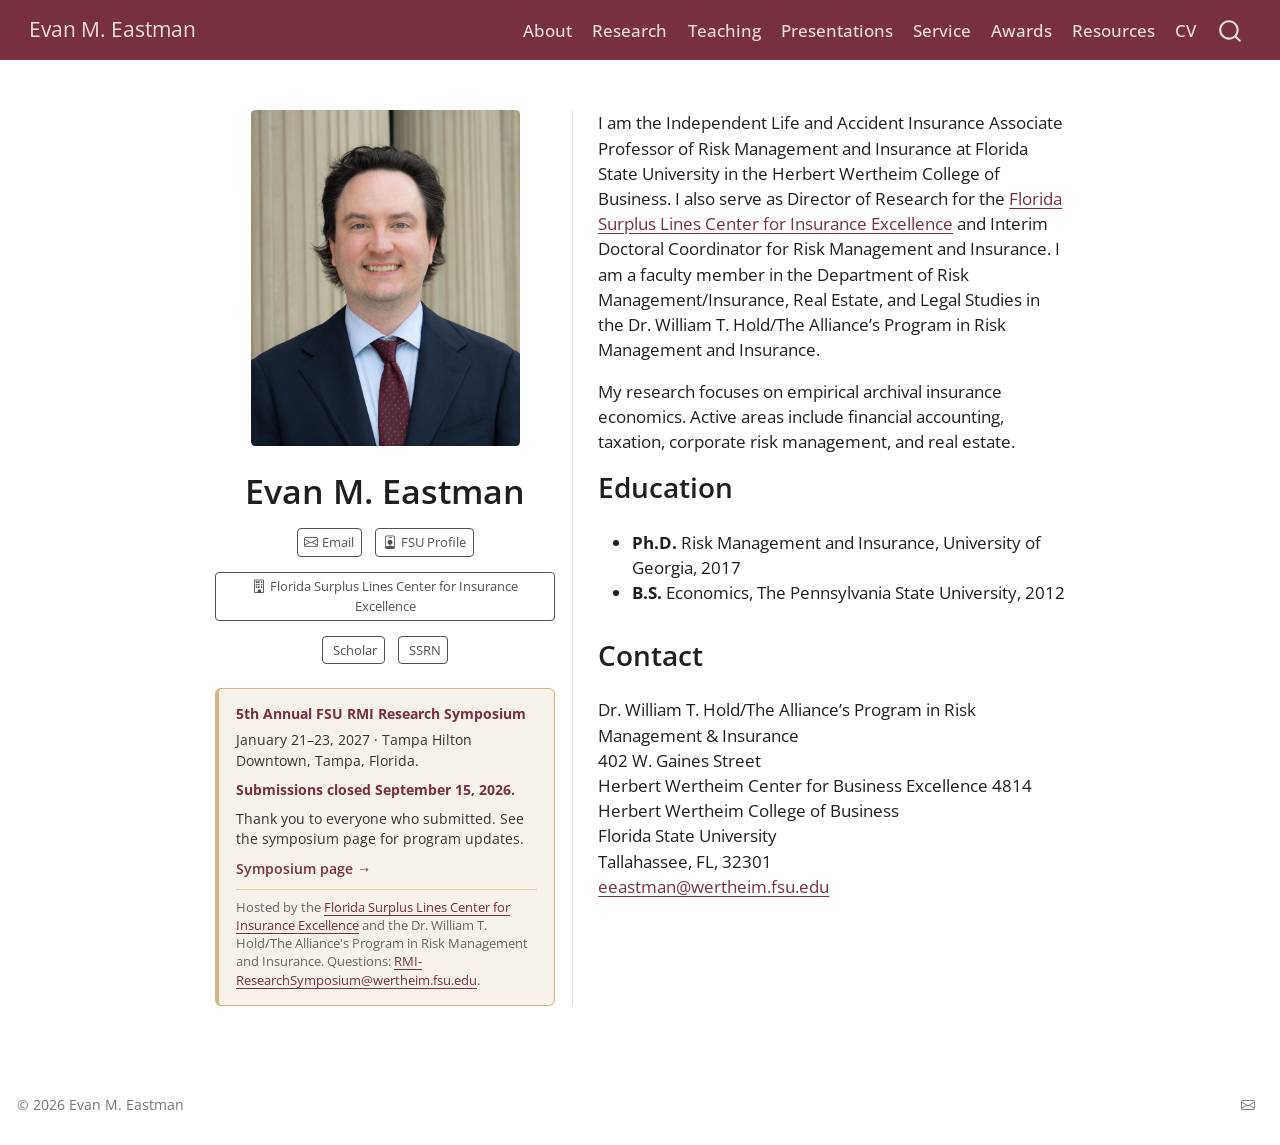
<file: index.html>
<!DOCTYPE html>
<html xmlns="http://www.w3.org/1999/xhtml" lang="en" xml:lang="en"><head>

<meta charset="utf-8">
<meta name="generator" content="quarto-1.9.37">

<meta name="viewport" content="width=device-width, initial-scale=1.0, user-scalable=yes">


<title>Evan M. Eastman</title>
<style>
/* Default styles provided by pandoc.
** See https://pandoc.org/MANUAL.html#variables-for-html for config info.
*/
code{white-space: pre-wrap;}
span.smallcaps{font-variant: small-caps;}
div.columns{display: flex; gap: min(4vw, 1.5em);}
div.column{flex: auto; overflow-x: auto;}
div.hanging-indent{margin-left: 1.5em; text-indent: -1.5em;}
ul.task-list{list-style: none;}
ul.task-list li input[type="checkbox"] {
  width: 0.8em;
  margin: 0 0.8em 0.2em -1em; /* quarto-specific, see https://github.com/quarto-dev/quarto-cli/issues/4556 */ 
  vertical-align: middle;
}
</style>


<script src="site_libs/quarto-nav/quarto-nav.js"></script>
<script src="site_libs/clipboard/clipboard.min.js"></script>
<script src="site_libs/quarto-search/autocomplete.umd.js"></script>
<script src="site_libs/quarto-search/fuse.min.js"></script>
<script src="site_libs/quarto-search/quarto-search.js"></script>
<meta name="quarto:offset" content="./">
<link href="./files/favicon.svg" rel="icon" type="image/svg+xml">
<script src="site_libs/quarto-html/quarto.js" type="module"></script>
<script src="site_libs/quarto-html/tabsets/tabsets.js" type="module"></script>
<script src="site_libs/quarto-html/popper.min.js"></script>
<script src="site_libs/quarto-html/tippy.umd.min.js"></script>
<link href="site_libs/quarto-html/tippy.css" rel="stylesheet">
<link href="site_libs/quarto-html/quarto-syntax-highlighting-7f8f88aac4f3542376d5c11b86a4c14d.css" rel="stylesheet" id="quarto-text-highlighting-styles">
<script src="site_libs/bootstrap/bootstrap.min.js"></script>
<link href="site_libs/bootstrap/bootstrap-icons.css" rel="stylesheet">
<link href="site_libs/bootstrap/bootstrap-ce12321af943040bbb36252c438639cf.min.css" rel="stylesheet" append-hash="true" id="quarto-bootstrap" data-mode="light">
<script src="site_libs/quarto-contrib/iconify-3.0.0/iconify-icon.min.js"></script>
<script id="quarto-search-options" type="application/json">{
  "location": "navbar",
  "copy-button": false,
  "collapse-after": 3,
  "panel-placement": "end",
  "type": "overlay",
  "limit": 50,
  "keyboard-shortcut": [
    "f",
    "/",
    "s"
  ],
  "show-item-context": false,
  "language": {
    "search-no-results-text": "No results",
    "search-matching-documents-text": "matching documents",
    "search-copy-link-title": "Copy link to search",
    "search-hide-matches-text": "Hide additional matches",
    "search-more-match-text": "more match in this document",
    "search-more-matches-text": "more matches in this document",
    "search-clear-button-title": "Clear",
    "search-text-placeholder": "",
    "search-detached-cancel-button-title": "Cancel",
    "search-submit-button-title": "Submit",
    "search-label": "Search"
  }
}</script>
<link rel="preconnect" href="https://fonts.googleapis.com">
<link rel="preconnect" href="https://fonts.gstatic.com" crossorigin="">
<link rel="stylesheet" href="https://fonts.googleapis.com/css2?family=Open+Sans:ital,wght@0,400;0,600;0,700;1,400&amp;display=swap">
<!-- Cloudflare Web Analytics -->
<script defer="" src="https://static.cloudflareinsights.com/beacon.min.js" data-cf-beacon="{&quot;token&quot;: &quot;0950ae9b45944aa088847628e5375268&quot;}"></script>
<!-- End Cloudflare Web Analytics -->


</head>

<body class="nav-fixed fullcontent quarto-light">

<div id="quarto-search-results"></div>
  <header id="quarto-header" class="headroom fixed-top">
    <nav class="navbar navbar-expand-lg " data-bs-theme="dark">
      <div class="navbar-container container-fluid">
      <div class="navbar-brand-container mx-auto">
    <a class="navbar-brand" href="./index.html">
    <span class="navbar-title">Evan M. Eastman</span>
    </a>
  </div>
            <div id="quarto-search" class="" title="Search"></div>
          <button class="navbar-toggler" type="button" data-bs-toggle="collapse" data-bs-target="#navbarCollapse" aria-controls="navbarCollapse" role="menu" aria-expanded="false" aria-label="Toggle navigation" onclick="if (window.quartoToggleHeadroom) { window.quartoToggleHeadroom(); }">
  <span class="navbar-toggler-icon"></span>
</button>
          <div class="collapse navbar-collapse" id="navbarCollapse">
            <ul class="navbar-nav navbar-nav-scroll ms-auto">
  <li class="nav-item">
    <a class="nav-link active" href="./index.html" aria-current="page"> 
<span class="menu-text">About</span></a>
  </li>  
  <li class="nav-item">
    <a class="nav-link" href="./research.html"> 
<span class="menu-text">Research</span></a>
  </li>  
  <li class="nav-item">
    <a class="nav-link" href="./teaching.html"> 
<span class="menu-text">Teaching</span></a>
  </li>  
  <li class="nav-item">
    <a class="nav-link" href="./presentations.html"> 
<span class="menu-text">Presentations</span></a>
  </li>  
  <li class="nav-item">
    <a class="nav-link" href="./service.html"> 
<span class="menu-text">Service</span></a>
  </li>  
  <li class="nav-item">
    <a class="nav-link" href="./awards.html"> 
<span class="menu-text">Awards</span></a>
  </li>  
  <li class="nav-item">
    <a class="nav-link" href="./resources.html"> 
<span class="menu-text">Resources</span></a>
  </li>  
  <li class="nav-item">
    <a class="nav-link" href="./cv.html"> 
<span class="menu-text">CV</span></a>
  </li>  
</ul>
          </div> <!-- /navcollapse -->
            <div class="quarto-navbar-tools">
</div>
      </div> <!-- /container-fluid -->
    </nav>
</header>
<!-- content -->
<div id="quarto-content" class="quarto-container page-columns page-rows-contents page-layout-article page-navbar">
<!-- sidebar -->
<!-- margin-sidebar -->
    
<!-- main -->
<div class="quarto-about-trestles">
  <div class="about-entity">
    <img src="files/profile.jpg" class="about-image
  rounded " style="width: 16em;">
<header id="title-block-header" class="quarto-title-block default">
<div class="quarto-title">
<h1 class="title">Evan M. Eastman</h1>
</div>
<div class="quarto-title-meta">
  </div>
</header>
    <div class="about-links">
  <a href="mailto:eeastman@wertheim.fsu.edu" class="about-link" rel="" target="">
    <i class="bi bi-envelope"></i>
     <span class="about-link-text">Email</span>
  </a>
  <a href="https://business.fsu.edu/person/evan-eastman" class="about-link" rel="" target="">
    <i class="bi bi-person-badge"></i>
     <span class="about-link-text">FSU Profile</span>
  </a>
  <a href="https://insurancecenter.business.fsu.edu/" class="about-link" rel="" target="">
    <i class="bi bi-building"></i>
     <span class="about-link-text">Florida Surplus Lines Center for Insurance Excellence</span>
  </a>
  <a href="https://scholar.google.com/citations?user=ksnlHLAAAAAJ&amp;hl=en" class="about-link" rel="" target="">
     <span class="about-link-text"><iconify-icon role="img" inline="" icon="simple-icons:googlescholar" aria-label="Icon googlescholar from simple-icons Iconify.design set." title="Icon googlescholar from simple-icons Iconify.design set."></iconify-icon> Scholar</span>
  </a>
  <a href="https://papers.ssrn.com/sol3/cf_dev/AbsByAuth.cfm?per_id=2361505" class="about-link" rel="" target="">
     <span class="about-link-text"><iconify-icon role="img" inline="" icon="academicons:ssrn" aria-label="Icon ssrn from academicons Iconify.design set." title="Icon ssrn from academicons Iconify.design set."></iconify-icon> SSRN</span>
  </a>
</div>
  </div>
  <div class="about-contents"><main class="content" id="quarto-document-content">
<p>I am the Independent Life and Accident Insurance Associate Professor of Risk Management and Insurance at Florida State University in the Herbert Wertheim College of Business. I also serve as Director of Research for the <a href="https://insurancecenter.business.fsu.edu/">Florida Surplus Lines Center for Insurance Excellence</a> and Interim Doctoral Coordinator for Risk Management and Insurance. I am a faculty member in the Department of Risk Management/Insurance, Real Estate, and Legal Studies in the Dr.&nbsp;William T. Hold/The Alliance’s Program in Risk Management and Insurance.</p>
<p>My research focuses on empirical archival insurance economics. Active areas include financial accounting, taxation, corporate risk management, and real estate.</p>
<!-- Symposium announcement. Rendered in the body, then relocated by the script below
     into the About left column, under the link buttons. The call for papers closed
     September 15, 2026; once the program is set, replace the status lines with program details. -->
<div id="symposium-box" class="symposium-box">
  <div class="symposium-box__label">5th Annual FSU RMI Research Symposium</div>
  <p class="symposium-box__body">January 21–23, 2027 · Tampa Hilton Downtown, Tampa, Florida.</p>
  <p class="symposium-box__deadline">Submissions closed September 15, 2026.</p>
  <p class="symposium-box__body">Thank you to everyone who submitted. See the symposium page for program updates.</p>
  <div class="symposium-box__links">
    <a class="symposium-box__link" href="https://wertheim.fsu.edu/rmiresearchsymposium">Symposium page →</a>
  </div>
  <div class="symposium-box__host">Hosted by the <a href="https://insurancecenter.business.fsu.edu/">Florida Surplus Lines Center for Insurance Excellence</a> and the Dr. William T. Hold/The Alliance's Program in Risk Management and Insurance. Questions: <a href="mailto:RMI-ResearchSymposium@wertheim.fsu.edu">RMI-ResearchSymposium@wertheim.fsu.edu</a>.</div>
</div>
<script>
  (function () {
    var box = document.getElementById('symposium-box');
    var entity = document.querySelector('.about-entity');
    if (box && entity) { entity.appendChild(box); }
  })();
</script>
<section id="education" class="level2">
<h2 data-anchor-id="education">Education</h2>
<ul>
<li><strong>Ph.D.</strong> Risk Management and Insurance, University of Georgia, 2017</li>
<li><strong>B.S.</strong> Economics, The Pennsylvania State University, 2012</li>
</ul>
</section>
<section id="contact" class="level2">
<h2 data-anchor-id="contact">Contact</h2>
<p>Dr.&nbsp;William T. Hold/The Alliance’s Program in Risk Management &amp; Insurance<br> 402 W. Gaines Street <br> Herbert Wertheim Center for Business Excellence 4814<br> Herbert Wertheim College of Business<br> Florida State University<br> Tallahassee, FL, 32301<br> <a href="mailto:eeastman@wertheim.fsu.edu">eeastman@wertheim.fsu.edu</a></p>


</section>
</main></div>
</div>
 <!-- /main -->
<script id="quarto-html-after-body" type="application/javascript">
  window.document.addEventListener("DOMContentLoaded", function (event) {
    const isCodeAnnotation = (el) => {
      for (const clz of el.classList) {
        if (clz.startsWith('code-annotation-')) {                     
          return true;
        }
      }
      return false;
    }
    const onCopySuccess = function(e) {
      // button target
      const button = e.trigger;
      // don't keep focus
      button.blur();
      // flash "checked"
      button.classList.add('code-copy-button-checked');
      var currentTitle = button.getAttribute("title");
      button.setAttribute("title", "Copied!");
      let tooltip;
      if (window.bootstrap) {
        button.setAttribute("data-bs-toggle", "tooltip");
        button.setAttribute("data-bs-placement", "left");
        button.setAttribute("data-bs-title", "Copied!");
        tooltip = new bootstrap.Tooltip(button, 
          { trigger: "manual", 
            customClass: "code-copy-button-tooltip",
            offset: [0, -8]});
        tooltip.show();    
      }
      setTimeout(function() {
        if (tooltip) {
          tooltip.hide();
          button.removeAttribute("data-bs-title");
          button.removeAttribute("data-bs-toggle");
          button.removeAttribute("data-bs-placement");
        }
        button.setAttribute("title", currentTitle);
        button.classList.remove('code-copy-button-checked');
      }, 1000);
      // clear code selection
      e.clearSelection();
    }
    const getTextToCopy = function(trigger) {
      const outerScaffold = trigger.parentElement.cloneNode(true);
      const codeEl = outerScaffold.querySelector('code');
      for (const childEl of codeEl.children) {
        if (isCodeAnnotation(childEl)) {
          childEl.remove();
        }
      }
      return codeEl.innerText;
    }
    const clipboard = new window.ClipboardJS('.code-copy-button:not([data-in-quarto-modal])', {
      text: getTextToCopy
    });
    clipboard.on('success', onCopySuccess);
    if (window.document.getElementById('quarto-embedded-source-code-modal')) {
      const clipboardModal = new window.ClipboardJS('.code-copy-button[data-in-quarto-modal]', {
        text: getTextToCopy,
        container: window.document.getElementById('quarto-embedded-source-code-modal')
      });
      clipboardModal.on('success', onCopySuccess);
    }
      var localhostRegex = new RegExp(/^(?:http|https):\/\/localhost\:?[0-9]*\//);
      var mailtoRegex = new RegExp(/^mailto:/);
        var filterRegex = new RegExp("https:\/\/evaneastman\.com");
      var isInternal = (href) => {
          return filterRegex.test(href) || localhostRegex.test(href) || mailtoRegex.test(href);
      }
      // Inspect non-navigation links and adorn them if external
     var links = window.document.querySelectorAll('a[href]:not(.nav-link):not(.navbar-brand):not(.toc-action):not(.sidebar-link):not(.sidebar-item-toggle):not(.pagination-link):not(.no-external):not([aria-hidden]):not(.dropdown-item):not(.quarto-navigation-tool):not(.about-link)');
      for (var i=0; i<links.length; i++) {
        const link = links[i];
        if (!isInternal(link.href)) {
          // undo the damage that might have been done by quarto-nav.js in the case of
          // links that we want to consider external
          if (link.dataset.originalHref !== undefined) {
            link.href = link.dataset.originalHref;
          }
        }
      }
    function tippyHover(el, contentFn, onTriggerFn, onUntriggerFn) {
      const config = {
        allowHTML: true,
        maxWidth: 500,
        delay: 100,
        arrow: false,
        appendTo: function(el) {
            return el.parentElement;
        },
        interactive: true,
        interactiveBorder: 10,
        theme: 'quarto',
        placement: 'bottom-start',
      };
      if (contentFn) {
        config.content = contentFn;
      }
      if (onTriggerFn) {
        config.onTrigger = onTriggerFn;
      }
      if (onUntriggerFn) {
        config.onUntrigger = onUntriggerFn;
      }
      window.tippy(el, config); 
    }
    const noterefs = window.document.querySelectorAll('a[role="doc-noteref"]');
    for (var i=0; i<noterefs.length; i++) {
      const ref = noterefs[i];
      tippyHover(ref, function() {
        // use id or data attribute instead here
        let href = ref.getAttribute('data-footnote-href') || ref.getAttribute('href');
        try { href = new URL(href).hash; } catch {}
        const id = href.replace(/^#\/?/, "");
        const note = window.document.getElementById(id);
        if (note) {
          return note.innerHTML;
        } else {
          return "";
        }
      });
    }
    const xrefs = window.document.querySelectorAll('a.quarto-xref');
    const processXRef = (id, note) => {
      // Strip column container classes
      const stripColumnClz = (el) => {
        el.classList.remove("page-full", "page-columns");
        if (el.children) {
          for (const child of el.children) {
            stripColumnClz(child);
          }
        }
      }
      stripColumnClz(note)
      if (id === null || id.startsWith('sec-')) {
        // Special case sections, only their first couple elements
        const container = document.createElement("div");
        if (note.children && note.children.length > 2) {
          container.appendChild(note.children[0].cloneNode(true));
          for (let i = 1; i < note.children.length; i++) {
            const child = note.children[i];
            if (child.tagName === "P" && child.innerText === "") {
              continue;
            } else {
              container.appendChild(child.cloneNode(true));
              break;
            }
          }
          if (window.Quarto?.typesetMath) {
            window.Quarto.typesetMath(container);
          }
          return container.innerHTML
        } else {
          if (window.Quarto?.typesetMath) {
            window.Quarto.typesetMath(note);
          }
          return note.innerHTML;
        }
      } else {
        // Remove any anchor links if they are present
        const anchorLink = note.querySelector('a.anchorjs-link');
        if (anchorLink) {
          anchorLink.remove();
        }
        if (window.Quarto?.typesetMath) {
          window.Quarto.typesetMath(note);
        }
        if (note.classList.contains("callout")) {
          return note.outerHTML;
        } else {
          return note.innerHTML;
        }
      }
    }
    for (var i=0; i<xrefs.length; i++) {
      const xref = xrefs[i];
      tippyHover(xref, undefined, function(instance) {
        instance.disable();
        let url = xref.getAttribute('href');
        let hash = undefined; 
        if (url.startsWith('#')) {
          hash = url;
        } else {
          try { hash = new URL(url).hash; } catch {}
        }
        if (hash) {
          const id = hash.replace(/^#\/?/, "");
          const note = window.document.getElementById(id);
          if (note !== null) {
            try {
              const html = processXRef(id, note.cloneNode(true));
              instance.setContent(html);
            } finally {
              instance.enable();
              instance.show();
            }
          } else {
            // See if we can fetch this
            fetch(url.split('#')[0])
            .then(res => res.text())
            .then(html => {
              const parser = new DOMParser();
              const htmlDoc = parser.parseFromString(html, "text/html");
              const note = htmlDoc.getElementById(id);
              if (note !== null) {
                const html = processXRef(id, note);
                instance.setContent(html);
              } 
            }).finally(() => {
              instance.enable();
              instance.show();
            });
          }
        } else {
          // See if we can fetch a full url (with no hash to target)
          // This is a special case and we should probably do some content thinning / targeting
          fetch(url)
          .then(res => res.text())
          .then(html => {
            const parser = new DOMParser();
            const htmlDoc = parser.parseFromString(html, "text/html");
            const note = htmlDoc.querySelector('main.content');
            if (note !== null) {
              // This should only happen for chapter cross references
              // (since there is no id in the URL)
              // remove the first header
              if (note.children.length > 0 && note.children[0].tagName === "HEADER") {
                note.children[0].remove();
              }
              const html = processXRef(null, note);
              instance.setContent(html);
            } 
          }).finally(() => {
            instance.enable();
            instance.show();
          });
        }
      }, function(instance) {
      });
    }
        let selectedAnnoteEl;
        const selectorForAnnotation = ( cell, annotation) => {
          let cellAttr = 'data-code-cell="' + cell + '"';
          let lineAttr = 'data-code-annotation="' +  annotation + '"';
          const selector = 'span[' + cellAttr + '][' + lineAttr + ']';
          return selector;
        }
        const selectCodeLines = (annoteEl) => {
          const doc = window.document;
          const targetCell = annoteEl.getAttribute("data-target-cell");
          const targetAnnotation = annoteEl.getAttribute("data-target-annotation");
          const annoteSpan = window.document.querySelector(selectorForAnnotation(targetCell, targetAnnotation));
          const lines = annoteSpan.getAttribute("data-code-lines").split(",");
          const lineIds = lines.map((line) => {
            return targetCell + "-" + line;
          })
          let top = null;
          let height = null;
          let parent = null;
          if (lineIds.length > 0) {
              //compute the position of the single el (top and bottom and make a div)
              const el = window.document.getElementById(lineIds[0]);
              top = el.offsetTop;
              height = el.offsetHeight;
              parent = el.parentElement.parentElement;
            if (lineIds.length > 1) {
              const lastEl = window.document.getElementById(lineIds[lineIds.length - 1]);
              const bottom = lastEl.offsetTop + lastEl.offsetHeight;
              height = bottom - top;
            }
            if (top !== null && height !== null && parent !== null) {
              // cook up a div (if necessary) and position it 
              let div = window.document.getElementById("code-annotation-line-highlight");
              if (div === null) {
                div = window.document.createElement("div");
                div.setAttribute("id", "code-annotation-line-highlight");
                div.style.position = 'absolute';
                parent.appendChild(div);
              }
              div.style.top = top - 2 + "px";
              div.style.height = height + 4 + "px";
              div.style.left = 0;
              let gutterDiv = window.document.getElementById("code-annotation-line-highlight-gutter");
              if (gutterDiv === null) {
                gutterDiv = window.document.createElement("div");
                gutterDiv.setAttribute("id", "code-annotation-line-highlight-gutter");
                gutterDiv.style.position = 'absolute';
                const codeCell = window.document.getElementById(targetCell);
                const gutter = codeCell.querySelector('.code-annotation-gutter');
                gutter.appendChild(gutterDiv);
              }
              gutterDiv.style.top = top - 2 + "px";
              gutterDiv.style.height = height + 4 + "px";
            }
            selectedAnnoteEl = annoteEl;
          }
        };
        const unselectCodeLines = () => {
          const elementsIds = ["code-annotation-line-highlight", "code-annotation-line-highlight-gutter"];
          elementsIds.forEach((elId) => {
            const div = window.document.getElementById(elId);
            if (div) {
              div.remove();
            }
          });
          selectedAnnoteEl = undefined;
        };
          // Handle positioning of the toggle
      window.addEventListener(
        "resize",
        throttle(() => {
          elRect = undefined;
          if (selectedAnnoteEl) {
            selectCodeLines(selectedAnnoteEl);
          }
        }, 10)
      );
      function throttle(fn, ms) {
      let throttle = false;
      let timer;
        return (...args) => {
          if(!throttle) { // first call gets through
              fn.apply(this, args);
              throttle = true;
          } else { // all the others get throttled
              if(timer) clearTimeout(timer); // cancel #2
              timer = setTimeout(() => {
                fn.apply(this, args);
                timer = throttle = false;
              }, ms);
          }
        };
      }
        // Attach click handler to the DT
        const annoteDls = window.document.querySelectorAll('dt[data-target-cell]');
        for (const annoteDlNode of annoteDls) {
          annoteDlNode.addEventListener('click', (event) => {
            const clickedEl = event.target;
            if (clickedEl !== selectedAnnoteEl) {
              unselectCodeLines();
              const activeEl = window.document.querySelector('dt[data-target-cell].code-annotation-active');
              if (activeEl) {
                activeEl.classList.remove('code-annotation-active');
              }
              selectCodeLines(clickedEl);
              clickedEl.classList.add('code-annotation-active');
            } else {
              // Unselect the line
              unselectCodeLines();
              clickedEl.classList.remove('code-annotation-active');
            }
          });
        }
    const findCites = (el) => {
      const parentEl = el.parentElement;
      if (parentEl) {
        const cites = parentEl.dataset.cites;
        if (cites) {
          return {
            el,
            cites: cites.split(' ')
          };
        } else {
          return findCites(el.parentElement)
        }
      } else {
        return undefined;
      }
    };
    var bibliorefs = window.document.querySelectorAll('a[role="doc-biblioref"]');
    for (var i=0; i<bibliorefs.length; i++) {
      const ref = bibliorefs[i];
      const citeInfo = findCites(ref);
      if (citeInfo) {
        tippyHover(citeInfo.el, function() {
          var popup = window.document.createElement('div');
          citeInfo.cites.forEach(function(cite) {
            var citeDiv = window.document.createElement('div');
            citeDiv.classList.add('hanging-indent');
            citeDiv.classList.add('csl-entry');
            var biblioDiv = window.document.getElementById('ref-' + cite);
            if (biblioDiv) {
              citeDiv.innerHTML = biblioDiv.innerHTML;
            }
            popup.appendChild(citeDiv);
          });
          return popup.innerHTML;
        });
      }
    }
  });
  </script>
</div> <!-- /content -->
<footer class="footer">
  <div class="nav-footer">
    <div class="nav-footer-left">
<p>© 2026 Evan M. Eastman</p>
</div>   
    <div class="nav-footer-center">
      &nbsp;
    </div>
    <div class="nav-footer-right">
      <ul class="footer-items list-unstyled">
    <li class="nav-item compact">
    <a class="nav-link" href="mailto:eeastman@wertheim.fsu.edu">
      <i class="bi bi-envelope" role="img">
</i> 
    </a>
  </li>  
</ul>
    </div>
  </div>
</footer>




</body></html>
</file>
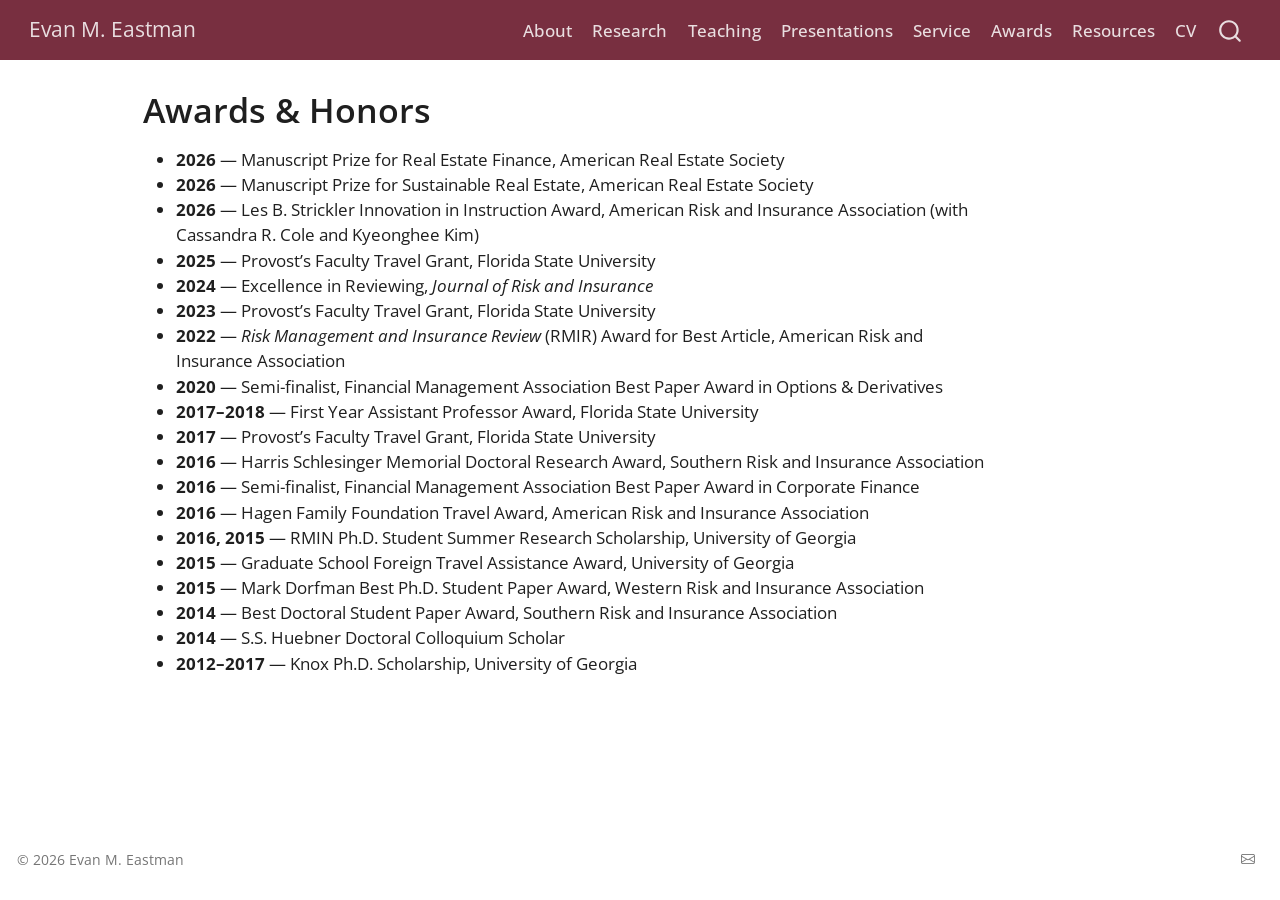
<file: awards.html>
<!DOCTYPE html>
<html xmlns="http://www.w3.org/1999/xhtml" lang="en" xml:lang="en"><head>

<meta charset="utf-8">
<meta name="generator" content="quarto-1.9.37">

<meta name="viewport" content="width=device-width, initial-scale=1.0, user-scalable=yes">


<title>Awards &amp; Honors – Evan M. Eastman</title>
<style>
/* Default styles provided by pandoc.
** See https://pandoc.org/MANUAL.html#variables-for-html for config info.
*/
code{white-space: pre-wrap;}
span.smallcaps{font-variant: small-caps;}
div.columns{display: flex; gap: min(4vw, 1.5em);}
div.column{flex: auto; overflow-x: auto;}
div.hanging-indent{margin-left: 1.5em; text-indent: -1.5em;}
ul.task-list{list-style: none;}
ul.task-list li input[type="checkbox"] {
  width: 0.8em;
  margin: 0 0.8em 0.2em -1em; /* quarto-specific, see https://github.com/quarto-dev/quarto-cli/issues/4556 */ 
  vertical-align: middle;
}
</style>


<script src="site_libs/quarto-nav/quarto-nav.js"></script>
<script src="site_libs/clipboard/clipboard.min.js"></script>
<script src="site_libs/quarto-search/autocomplete.umd.js"></script>
<script src="site_libs/quarto-search/fuse.min.js"></script>
<script src="site_libs/quarto-search/quarto-search.js"></script>
<meta name="quarto:offset" content="./">
<link href="./files/favicon.svg" rel="icon" type="image/svg+xml">
<script src="site_libs/quarto-html/quarto.js" type="module"></script>
<script src="site_libs/quarto-html/tabsets/tabsets.js" type="module"></script>
<script src="site_libs/quarto-html/popper.min.js"></script>
<script src="site_libs/quarto-html/tippy.umd.min.js"></script>
<script src="site_libs/quarto-html/anchor.min.js"></script>
<link href="site_libs/quarto-html/tippy.css" rel="stylesheet">
<link href="site_libs/quarto-html/quarto-syntax-highlighting-7f8f88aac4f3542376d5c11b86a4c14d.css" rel="stylesheet" id="quarto-text-highlighting-styles">
<script src="site_libs/bootstrap/bootstrap.min.js"></script>
<link href="site_libs/bootstrap/bootstrap-icons.css" rel="stylesheet">
<link href="site_libs/bootstrap/bootstrap-ce12321af943040bbb36252c438639cf.min.css" rel="stylesheet" append-hash="true" id="quarto-bootstrap" data-mode="light">
<script id="quarto-search-options" type="application/json">{
  "location": "navbar",
  "copy-button": false,
  "collapse-after": 3,
  "panel-placement": "end",
  "type": "overlay",
  "limit": 50,
  "keyboard-shortcut": [
    "f",
    "/",
    "s"
  ],
  "show-item-context": false,
  "language": {
    "search-no-results-text": "No results",
    "search-matching-documents-text": "matching documents",
    "search-copy-link-title": "Copy link to search",
    "search-hide-matches-text": "Hide additional matches",
    "search-more-match-text": "more match in this document",
    "search-more-matches-text": "more matches in this document",
    "search-clear-button-title": "Clear",
    "search-text-placeholder": "",
    "search-detached-cancel-button-title": "Cancel",
    "search-submit-button-title": "Submit",
    "search-label": "Search"
  }
}</script>
<link rel="preconnect" href="https://fonts.googleapis.com">
<link rel="preconnect" href="https://fonts.gstatic.com" crossorigin="">
<link rel="stylesheet" href="https://fonts.googleapis.com/css2?family=Open+Sans:ital,wght@0,400;0,600;0,700;1,400&amp;display=swap">
<!-- Cloudflare Web Analytics -->
<script defer="" src="https://static.cloudflareinsights.com/beacon.min.js" data-cf-beacon="{&quot;token&quot;: &quot;0950ae9b45944aa088847628e5375268&quot;}"></script>
<!-- End Cloudflare Web Analytics -->


</head>

<body class="nav-fixed quarto-light">

<div id="quarto-search-results"></div>
  <header id="quarto-header" class="headroom fixed-top">
    <nav class="navbar navbar-expand-lg " data-bs-theme="dark">
      <div class="navbar-container container-fluid">
      <div class="navbar-brand-container mx-auto">
    <a class="navbar-brand" href="./index.html">
    <span class="navbar-title">Evan M. Eastman</span>
    </a>
  </div>
            <div id="quarto-search" class="" title="Search"></div>
          <button class="navbar-toggler" type="button" data-bs-toggle="collapse" data-bs-target="#navbarCollapse" aria-controls="navbarCollapse" role="menu" aria-expanded="false" aria-label="Toggle navigation" onclick="if (window.quartoToggleHeadroom) { window.quartoToggleHeadroom(); }">
  <span class="navbar-toggler-icon"></span>
</button>
          <div class="collapse navbar-collapse" id="navbarCollapse">
            <ul class="navbar-nav navbar-nav-scroll ms-auto">
  <li class="nav-item">
    <a class="nav-link" href="./index.html"> 
<span class="menu-text">About</span></a>
  </li>  
  <li class="nav-item">
    <a class="nav-link" href="./research.html"> 
<span class="menu-text">Research</span></a>
  </li>  
  <li class="nav-item">
    <a class="nav-link" href="./teaching.html"> 
<span class="menu-text">Teaching</span></a>
  </li>  
  <li class="nav-item">
    <a class="nav-link" href="./presentations.html"> 
<span class="menu-text">Presentations</span></a>
  </li>  
  <li class="nav-item">
    <a class="nav-link" href="./service.html"> 
<span class="menu-text">Service</span></a>
  </li>  
  <li class="nav-item">
    <a class="nav-link active" href="./awards.html" aria-current="page"> 
<span class="menu-text">Awards</span></a>
  </li>  
  <li class="nav-item">
    <a class="nav-link" href="./resources.html"> 
<span class="menu-text">Resources</span></a>
  </li>  
  <li class="nav-item">
    <a class="nav-link" href="./cv.html"> 
<span class="menu-text">CV</span></a>
  </li>  
</ul>
          </div> <!-- /navcollapse -->
            <div class="quarto-navbar-tools">
</div>
      </div> <!-- /container-fluid -->
    </nav>
</header>
<!-- content -->
<div id="quarto-content" class="quarto-container page-columns page-rows-contents page-layout-article page-navbar">
<!-- sidebar -->
<!-- margin-sidebar -->
    <div id="quarto-margin-sidebar" class="sidebar margin-sidebar zindex-bottom">
        
    </div>
<!-- main -->
<main class="content" id="quarto-document-content">

<header id="title-block-header" class="quarto-title-block default">
<div class="quarto-title">
<h1 class="title">Awards &amp; Honors</h1>
</div>



<div class="quarto-title-meta">

    
  
    
  </div>
  


</header>


<ul>
<li><strong>2026</strong> — Manuscript Prize for Real Estate Finance, American Real Estate Society</li>
<li><strong>2026</strong> — Manuscript Prize for Sustainable Real Estate, American Real Estate Society</li>
<li><strong>2026</strong> — Les B. Strickler Innovation in Instruction Award, American Risk and Insurance Association (with Cassandra R. Cole and Kyeonghee Kim)</li>
<li><strong>2025</strong> — Provost’s Faculty Travel Grant, Florida State University</li>
<li><strong>2024</strong> — Excellence in Reviewing, <em>Journal of Risk and Insurance</em></li>
<li><strong>2023</strong> — Provost’s Faculty Travel Grant, Florida State University</li>
<li><strong>2022</strong> — <em>Risk Management and Insurance Review</em> (RMIR) Award for Best Article, American Risk and Insurance Association</li>
<li><strong>2020</strong> — Semi-finalist, Financial Management Association Best Paper Award in Options &amp; Derivatives</li>
<li><strong>2017–2018</strong> — First Year Assistant Professor Award, Florida State University</li>
<li><strong>2017</strong> — Provost’s Faculty Travel Grant, Florida State University</li>
<li><strong>2016</strong> — Harris Schlesinger Memorial Doctoral Research Award, Southern Risk and Insurance Association</li>
<li><strong>2016</strong> — Semi-finalist, Financial Management Association Best Paper Award in Corporate Finance</li>
<li><strong>2016</strong> — Hagen Family Foundation Travel Award, American Risk and Insurance Association</li>
<li><strong>2016, 2015</strong> — RMIN Ph.D.&nbsp;Student Summer Research Scholarship, University of Georgia</li>
<li><strong>2015</strong> — Graduate School Foreign Travel Assistance Award, University of Georgia</li>
<li><strong>2015</strong> — Mark Dorfman Best Ph.D.&nbsp;Student Paper Award, Western Risk and Insurance Association</li>
<li><strong>2014</strong> — Best Doctoral Student Paper Award, Southern Risk and Insurance Association</li>
<li><strong>2014</strong> — S.S. Huebner Doctoral Colloquium Scholar</li>
<li><strong>2012–2017</strong> — Knox Ph.D.&nbsp;Scholarship, University of Georgia</li>
</ul>



</main> <!-- /main -->
<script id="quarto-html-after-body" type="application/javascript">
  window.document.addEventListener("DOMContentLoaded", function (event) {
    const icon = "";
    const anchorJS = new window.AnchorJS();
    anchorJS.options = {
      placement: 'right',
      icon: icon
    };
    anchorJS.add('.anchored');
    const isCodeAnnotation = (el) => {
      for (const clz of el.classList) {
        if (clz.startsWith('code-annotation-')) {                     
          return true;
        }
      }
      return false;
    }
    const onCopySuccess = function(e) {
      // button target
      const button = e.trigger;
      // don't keep focus
      button.blur();
      // flash "checked"
      button.classList.add('code-copy-button-checked');
      var currentTitle = button.getAttribute("title");
      button.setAttribute("title", "Copied!");
      let tooltip;
      if (window.bootstrap) {
        button.setAttribute("data-bs-toggle", "tooltip");
        button.setAttribute("data-bs-placement", "left");
        button.setAttribute("data-bs-title", "Copied!");
        tooltip = new bootstrap.Tooltip(button, 
          { trigger: "manual", 
            customClass: "code-copy-button-tooltip",
            offset: [0, -8]});
        tooltip.show();    
      }
      setTimeout(function() {
        if (tooltip) {
          tooltip.hide();
          button.removeAttribute("data-bs-title");
          button.removeAttribute("data-bs-toggle");
          button.removeAttribute("data-bs-placement");
        }
        button.setAttribute("title", currentTitle);
        button.classList.remove('code-copy-button-checked');
      }, 1000);
      // clear code selection
      e.clearSelection();
    }
    const getTextToCopy = function(trigger) {
      const outerScaffold = trigger.parentElement.cloneNode(true);
      const codeEl = outerScaffold.querySelector('code');
      for (const childEl of codeEl.children) {
        if (isCodeAnnotation(childEl)) {
          childEl.remove();
        }
      }
      return codeEl.innerText;
    }
    const clipboard = new window.ClipboardJS('.code-copy-button:not([data-in-quarto-modal])', {
      text: getTextToCopy
    });
    clipboard.on('success', onCopySuccess);
    if (window.document.getElementById('quarto-embedded-source-code-modal')) {
      const clipboardModal = new window.ClipboardJS('.code-copy-button[data-in-quarto-modal]', {
        text: getTextToCopy,
        container: window.document.getElementById('quarto-embedded-source-code-modal')
      });
      clipboardModal.on('success', onCopySuccess);
    }
      var localhostRegex = new RegExp(/^(?:http|https):\/\/localhost\:?[0-9]*\//);
      var mailtoRegex = new RegExp(/^mailto:/);
        var filterRegex = new RegExp("https:\/\/evaneastman\.com");
      var isInternal = (href) => {
          return filterRegex.test(href) || localhostRegex.test(href) || mailtoRegex.test(href);
      }
      // Inspect non-navigation links and adorn them if external
     var links = window.document.querySelectorAll('a[href]:not(.nav-link):not(.navbar-brand):not(.toc-action):not(.sidebar-link):not(.sidebar-item-toggle):not(.pagination-link):not(.no-external):not([aria-hidden]):not(.dropdown-item):not(.quarto-navigation-tool):not(.about-link)');
      for (var i=0; i<links.length; i++) {
        const link = links[i];
        if (!isInternal(link.href)) {
          // undo the damage that might have been done by quarto-nav.js in the case of
          // links that we want to consider external
          if (link.dataset.originalHref !== undefined) {
            link.href = link.dataset.originalHref;
          }
        }
      }
    function tippyHover(el, contentFn, onTriggerFn, onUntriggerFn) {
      const config = {
        allowHTML: true,
        maxWidth: 500,
        delay: 100,
        arrow: false,
        appendTo: function(el) {
            return el.parentElement;
        },
        interactive: true,
        interactiveBorder: 10,
        theme: 'quarto',
        placement: 'bottom-start',
      };
      if (contentFn) {
        config.content = contentFn;
      }
      if (onTriggerFn) {
        config.onTrigger = onTriggerFn;
      }
      if (onUntriggerFn) {
        config.onUntrigger = onUntriggerFn;
      }
      window.tippy(el, config); 
    }
    const noterefs = window.document.querySelectorAll('a[role="doc-noteref"]');
    for (var i=0; i<noterefs.length; i++) {
      const ref = noterefs[i];
      tippyHover(ref, function() {
        // use id or data attribute instead here
        let href = ref.getAttribute('data-footnote-href') || ref.getAttribute('href');
        try { href = new URL(href).hash; } catch {}
        const id = href.replace(/^#\/?/, "");
        const note = window.document.getElementById(id);
        if (note) {
          return note.innerHTML;
        } else {
          return "";
        }
      });
    }
    const xrefs = window.document.querySelectorAll('a.quarto-xref');
    const processXRef = (id, note) => {
      // Strip column container classes
      const stripColumnClz = (el) => {
        el.classList.remove("page-full", "page-columns");
        if (el.children) {
          for (const child of el.children) {
            stripColumnClz(child);
          }
        }
      }
      stripColumnClz(note)
      if (id === null || id.startsWith('sec-')) {
        // Special case sections, only their first couple elements
        const container = document.createElement("div");
        if (note.children && note.children.length > 2) {
          container.appendChild(note.children[0].cloneNode(true));
          for (let i = 1; i < note.children.length; i++) {
            const child = note.children[i];
            if (child.tagName === "P" && child.innerText === "") {
              continue;
            } else {
              container.appendChild(child.cloneNode(true));
              break;
            }
          }
          if (window.Quarto?.typesetMath) {
            window.Quarto.typesetMath(container);
          }
          return container.innerHTML
        } else {
          if (window.Quarto?.typesetMath) {
            window.Quarto.typesetMath(note);
          }
          return note.innerHTML;
        }
      } else {
        // Remove any anchor links if they are present
        const anchorLink = note.querySelector('a.anchorjs-link');
        if (anchorLink) {
          anchorLink.remove();
        }
        if (window.Quarto?.typesetMath) {
          window.Quarto.typesetMath(note);
        }
        if (note.classList.contains("callout")) {
          return note.outerHTML;
        } else {
          return note.innerHTML;
        }
      }
    }
    for (var i=0; i<xrefs.length; i++) {
      const xref = xrefs[i];
      tippyHover(xref, undefined, function(instance) {
        instance.disable();
        let url = xref.getAttribute('href');
        let hash = undefined; 
        if (url.startsWith('#')) {
          hash = url;
        } else {
          try { hash = new URL(url).hash; } catch {}
        }
        if (hash) {
          const id = hash.replace(/^#\/?/, "");
          const note = window.document.getElementById(id);
          if (note !== null) {
            try {
              const html = processXRef(id, note.cloneNode(true));
              instance.setContent(html);
            } finally {
              instance.enable();
              instance.show();
            }
          } else {
            // See if we can fetch this
            fetch(url.split('#')[0])
            .then(res => res.text())
            .then(html => {
              const parser = new DOMParser();
              const htmlDoc = parser.parseFromString(html, "text/html");
              const note = htmlDoc.getElementById(id);
              if (note !== null) {
                const html = processXRef(id, note);
                instance.setContent(html);
              } 
            }).finally(() => {
              instance.enable();
              instance.show();
            });
          }
        } else {
          // See if we can fetch a full url (with no hash to target)
          // This is a special case and we should probably do some content thinning / targeting
          fetch(url)
          .then(res => res.text())
          .then(html => {
            const parser = new DOMParser();
            const htmlDoc = parser.parseFromString(html, "text/html");
            const note = htmlDoc.querySelector('main.content');
            if (note !== null) {
              // This should only happen for chapter cross references
              // (since there is no id in the URL)
              // remove the first header
              if (note.children.length > 0 && note.children[0].tagName === "HEADER") {
                note.children[0].remove();
              }
              const html = processXRef(null, note);
              instance.setContent(html);
            } 
          }).finally(() => {
            instance.enable();
            instance.show();
          });
        }
      }, function(instance) {
      });
    }
        let selectedAnnoteEl;
        const selectorForAnnotation = ( cell, annotation) => {
          let cellAttr = 'data-code-cell="' + cell + '"';
          let lineAttr = 'data-code-annotation="' +  annotation + '"';
          const selector = 'span[' + cellAttr + '][' + lineAttr + ']';
          return selector;
        }
        const selectCodeLines = (annoteEl) => {
          const doc = window.document;
          const targetCell = annoteEl.getAttribute("data-target-cell");
          const targetAnnotation = annoteEl.getAttribute("data-target-annotation");
          const annoteSpan = window.document.querySelector(selectorForAnnotation(targetCell, targetAnnotation));
          const lines = annoteSpan.getAttribute("data-code-lines").split(",");
          const lineIds = lines.map((line) => {
            return targetCell + "-" + line;
          })
          let top = null;
          let height = null;
          let parent = null;
          if (lineIds.length > 0) {
              //compute the position of the single el (top and bottom and make a div)
              const el = window.document.getElementById(lineIds[0]);
              top = el.offsetTop;
              height = el.offsetHeight;
              parent = el.parentElement.parentElement;
            if (lineIds.length > 1) {
              const lastEl = window.document.getElementById(lineIds[lineIds.length - 1]);
              const bottom = lastEl.offsetTop + lastEl.offsetHeight;
              height = bottom - top;
            }
            if (top !== null && height !== null && parent !== null) {
              // cook up a div (if necessary) and position it 
              let div = window.document.getElementById("code-annotation-line-highlight");
              if (div === null) {
                div = window.document.createElement("div");
                div.setAttribute("id", "code-annotation-line-highlight");
                div.style.position = 'absolute';
                parent.appendChild(div);
              }
              div.style.top = top - 2 + "px";
              div.style.height = height + 4 + "px";
              div.style.left = 0;
              let gutterDiv = window.document.getElementById("code-annotation-line-highlight-gutter");
              if (gutterDiv === null) {
                gutterDiv = window.document.createElement("div");
                gutterDiv.setAttribute("id", "code-annotation-line-highlight-gutter");
                gutterDiv.style.position = 'absolute';
                const codeCell = window.document.getElementById(targetCell);
                const gutter = codeCell.querySelector('.code-annotation-gutter');
                gutter.appendChild(gutterDiv);
              }
              gutterDiv.style.top = top - 2 + "px";
              gutterDiv.style.height = height + 4 + "px";
            }
            selectedAnnoteEl = annoteEl;
          }
        };
        const unselectCodeLines = () => {
          const elementsIds = ["code-annotation-line-highlight", "code-annotation-line-highlight-gutter"];
          elementsIds.forEach((elId) => {
            const div = window.document.getElementById(elId);
            if (div) {
              div.remove();
            }
          });
          selectedAnnoteEl = undefined;
        };
          // Handle positioning of the toggle
      window.addEventListener(
        "resize",
        throttle(() => {
          elRect = undefined;
          if (selectedAnnoteEl) {
            selectCodeLines(selectedAnnoteEl);
          }
        }, 10)
      );
      function throttle(fn, ms) {
      let throttle = false;
      let timer;
        return (...args) => {
          if(!throttle) { // first call gets through
              fn.apply(this, args);
              throttle = true;
          } else { // all the others get throttled
              if(timer) clearTimeout(timer); // cancel #2
              timer = setTimeout(() => {
                fn.apply(this, args);
                timer = throttle = false;
              }, ms);
          }
        };
      }
        // Attach click handler to the DT
        const annoteDls = window.document.querySelectorAll('dt[data-target-cell]');
        for (const annoteDlNode of annoteDls) {
          annoteDlNode.addEventListener('click', (event) => {
            const clickedEl = event.target;
            if (clickedEl !== selectedAnnoteEl) {
              unselectCodeLines();
              const activeEl = window.document.querySelector('dt[data-target-cell].code-annotation-active');
              if (activeEl) {
                activeEl.classList.remove('code-annotation-active');
              }
              selectCodeLines(clickedEl);
              clickedEl.classList.add('code-annotation-active');
            } else {
              // Unselect the line
              unselectCodeLines();
              clickedEl.classList.remove('code-annotation-active');
            }
          });
        }
    const findCites = (el) => {
      const parentEl = el.parentElement;
      if (parentEl) {
        const cites = parentEl.dataset.cites;
        if (cites) {
          return {
            el,
            cites: cites.split(' ')
          };
        } else {
          return findCites(el.parentElement)
        }
      } else {
        return undefined;
      }
    };
    var bibliorefs = window.document.querySelectorAll('a[role="doc-biblioref"]');
    for (var i=0; i<bibliorefs.length; i++) {
      const ref = bibliorefs[i];
      const citeInfo = findCites(ref);
      if (citeInfo) {
        tippyHover(citeInfo.el, function() {
          var popup = window.document.createElement('div');
          citeInfo.cites.forEach(function(cite) {
            var citeDiv = window.document.createElement('div');
            citeDiv.classList.add('hanging-indent');
            citeDiv.classList.add('csl-entry');
            var biblioDiv = window.document.getElementById('ref-' + cite);
            if (biblioDiv) {
              citeDiv.innerHTML = biblioDiv.innerHTML;
            }
            popup.appendChild(citeDiv);
          });
          return popup.innerHTML;
        });
      }
    }
  });
  </script>
</div> <!-- /content -->
<footer class="footer">
  <div class="nav-footer">
    <div class="nav-footer-left">
<p>© 2026 Evan M. Eastman</p>
</div>   
    <div class="nav-footer-center">
      &nbsp;
    </div>
    <div class="nav-footer-right">
      <ul class="footer-items list-unstyled">
    <li class="nav-item compact">
    <a class="nav-link" href="mailto:eeastman@wertheim.fsu.edu">
      <i class="bi bi-envelope" role="img">
</i> 
    </a>
  </li>  
</ul>
    </div>
  </div>
</footer>




</body></html>
</file>
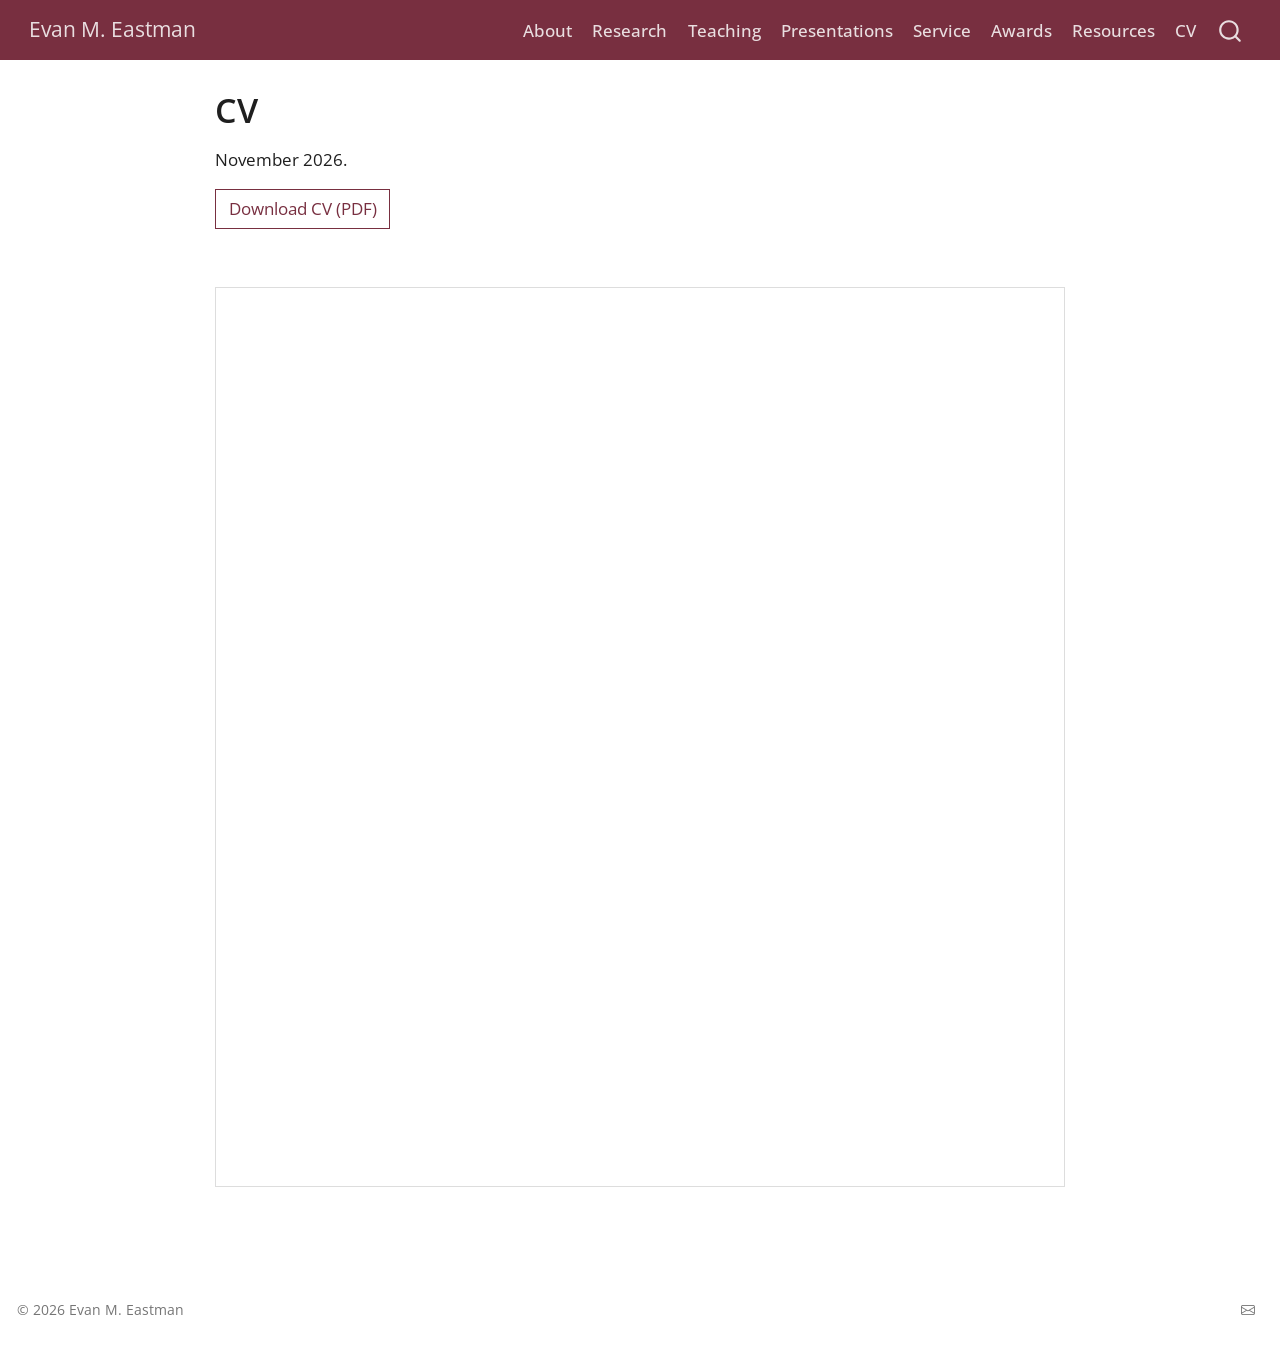
<file: cv.html>
<!DOCTYPE html>
<html xmlns="http://www.w3.org/1999/xhtml" lang="en" xml:lang="en"><head>

<meta charset="utf-8">
<meta name="generator" content="quarto-1.9.37">

<meta name="viewport" content="width=device-width, initial-scale=1.0, user-scalable=yes">


<title>CV – Evan M. Eastman</title>
<style>
/* Default styles provided by pandoc.
** See https://pandoc.org/MANUAL.html#variables-for-html for config info.
*/
code{white-space: pre-wrap;}
span.smallcaps{font-variant: small-caps;}
div.columns{display: flex; gap: min(4vw, 1.5em);}
div.column{flex: auto; overflow-x: auto;}
div.hanging-indent{margin-left: 1.5em; text-indent: -1.5em;}
ul.task-list{list-style: none;}
ul.task-list li input[type="checkbox"] {
  width: 0.8em;
  margin: 0 0.8em 0.2em -1em; /* quarto-specific, see https://github.com/quarto-dev/quarto-cli/issues/4556 */ 
  vertical-align: middle;
}
</style>


<script src="site_libs/quarto-nav/quarto-nav.js"></script>
<script src="site_libs/clipboard/clipboard.min.js"></script>
<script src="site_libs/quarto-search/autocomplete.umd.js"></script>
<script src="site_libs/quarto-search/fuse.min.js"></script>
<script src="site_libs/quarto-search/quarto-search.js"></script>
<meta name="quarto:offset" content="./">
<link href="./files/favicon.svg" rel="icon" type="image/svg+xml">
<script src="site_libs/quarto-html/quarto.js" type="module"></script>
<script src="site_libs/quarto-html/tabsets/tabsets.js" type="module"></script>
<script src="site_libs/quarto-html/popper.min.js"></script>
<script src="site_libs/quarto-html/tippy.umd.min.js"></script>
<script src="site_libs/quarto-html/anchor.min.js"></script>
<link href="site_libs/quarto-html/tippy.css" rel="stylesheet">
<link href="site_libs/quarto-html/quarto-syntax-highlighting-7f8f88aac4f3542376d5c11b86a4c14d.css" rel="stylesheet" id="quarto-text-highlighting-styles">
<script src="site_libs/bootstrap/bootstrap.min.js"></script>
<link href="site_libs/bootstrap/bootstrap-icons.css" rel="stylesheet">
<link href="site_libs/bootstrap/bootstrap-ce12321af943040bbb36252c438639cf.min.css" rel="stylesheet" append-hash="true" id="quarto-bootstrap" data-mode="light">
<script id="quarto-search-options" type="application/json">{
  "location": "navbar",
  "copy-button": false,
  "collapse-after": 3,
  "panel-placement": "end",
  "type": "overlay",
  "limit": 50,
  "keyboard-shortcut": [
    "f",
    "/",
    "s"
  ],
  "show-item-context": false,
  "language": {
    "search-no-results-text": "No results",
    "search-matching-documents-text": "matching documents",
    "search-copy-link-title": "Copy link to search",
    "search-hide-matches-text": "Hide additional matches",
    "search-more-match-text": "more match in this document",
    "search-more-matches-text": "more matches in this document",
    "search-clear-button-title": "Clear",
    "search-text-placeholder": "",
    "search-detached-cancel-button-title": "Cancel",
    "search-submit-button-title": "Submit",
    "search-label": "Search"
  }
}</script>
<link rel="preconnect" href="https://fonts.googleapis.com">
<link rel="preconnect" href="https://fonts.gstatic.com" crossorigin="">
<link rel="stylesheet" href="https://fonts.googleapis.com/css2?family=Open+Sans:ital,wght@0,400;0,600;0,700;1,400&amp;display=swap">
<!-- Cloudflare Web Analytics -->
<script defer="" src="https://static.cloudflareinsights.com/beacon.min.js" data-cf-beacon="{&quot;token&quot;: &quot;0950ae9b45944aa088847628e5375268&quot;}"></script>
<!-- End Cloudflare Web Analytics -->


</head>

<body class="nav-fixed fullcontent quarto-light">

<div id="quarto-search-results"></div>
  <header id="quarto-header" class="headroom fixed-top">
    <nav class="navbar navbar-expand-lg " data-bs-theme="dark">
      <div class="navbar-container container-fluid">
      <div class="navbar-brand-container mx-auto">
    <a class="navbar-brand" href="./index.html">
    <span class="navbar-title">Evan M. Eastman</span>
    </a>
  </div>
            <div id="quarto-search" class="" title="Search"></div>
          <button class="navbar-toggler" type="button" data-bs-toggle="collapse" data-bs-target="#navbarCollapse" aria-controls="navbarCollapse" role="menu" aria-expanded="false" aria-label="Toggle navigation" onclick="if (window.quartoToggleHeadroom) { window.quartoToggleHeadroom(); }">
  <span class="navbar-toggler-icon"></span>
</button>
          <div class="collapse navbar-collapse" id="navbarCollapse">
            <ul class="navbar-nav navbar-nav-scroll ms-auto">
  <li class="nav-item">
    <a class="nav-link" href="./index.html"> 
<span class="menu-text">About</span></a>
  </li>  
  <li class="nav-item">
    <a class="nav-link" href="./research.html"> 
<span class="menu-text">Research</span></a>
  </li>  
  <li class="nav-item">
    <a class="nav-link" href="./teaching.html"> 
<span class="menu-text">Teaching</span></a>
  </li>  
  <li class="nav-item">
    <a class="nav-link" href="./presentations.html"> 
<span class="menu-text">Presentations</span></a>
  </li>  
  <li class="nav-item">
    <a class="nav-link" href="./service.html"> 
<span class="menu-text">Service</span></a>
  </li>  
  <li class="nav-item">
    <a class="nav-link" href="./awards.html"> 
<span class="menu-text">Awards</span></a>
  </li>  
  <li class="nav-item">
    <a class="nav-link" href="./resources.html"> 
<span class="menu-text">Resources</span></a>
  </li>  
  <li class="nav-item">
    <a class="nav-link active" href="./cv.html" aria-current="page"> 
<span class="menu-text">CV</span></a>
  </li>  
</ul>
          </div> <!-- /navcollapse -->
            <div class="quarto-navbar-tools">
</div>
      </div> <!-- /container-fluid -->
    </nav>
</header>
<!-- content -->
<div id="quarto-content" class="quarto-container page-columns page-rows-contents page-layout-article page-navbar">
<!-- sidebar -->
<!-- margin-sidebar -->
    
<!-- main -->
<main class="content" id="quarto-document-content">

<header id="title-block-header" class="quarto-title-block default">
<div class="quarto-title">
<h1 class="title">CV</h1>
</div>



<div class="quarto-title-meta">

    
  
    
  </div>
  


</header>


<p>November 2026.</p>
<p><a href="files/cv.pdf" class="btn btn-outline-primary">Download CV (PDF)</a></p>
<p><br></p>
<iframe src="files/cv.pdf" title="Evan M. Eastman — November 2026 CV" width="100%" height="900px" style="border: 1px solid #ddd;"></iframe>



</main> <!-- /main -->
<script id="quarto-html-after-body" type="application/javascript">
  window.document.addEventListener("DOMContentLoaded", function (event) {
    const icon = "";
    const anchorJS = new window.AnchorJS();
    anchorJS.options = {
      placement: 'right',
      icon: icon
    };
    anchorJS.add('.anchored');
    const isCodeAnnotation = (el) => {
      for (const clz of el.classList) {
        if (clz.startsWith('code-annotation-')) {                     
          return true;
        }
      }
      return false;
    }
    const onCopySuccess = function(e) {
      // button target
      const button = e.trigger;
      // don't keep focus
      button.blur();
      // flash "checked"
      button.classList.add('code-copy-button-checked');
      var currentTitle = button.getAttribute("title");
      button.setAttribute("title", "Copied!");
      let tooltip;
      if (window.bootstrap) {
        button.setAttribute("data-bs-toggle", "tooltip");
        button.setAttribute("data-bs-placement", "left");
        button.setAttribute("data-bs-title", "Copied!");
        tooltip = new bootstrap.Tooltip(button, 
          { trigger: "manual", 
            customClass: "code-copy-button-tooltip",
            offset: [0, -8]});
        tooltip.show();    
      }
      setTimeout(function() {
        if (tooltip) {
          tooltip.hide();
          button.removeAttribute("data-bs-title");
          button.removeAttribute("data-bs-toggle");
          button.removeAttribute("data-bs-placement");
        }
        button.setAttribute("title", currentTitle);
        button.classList.remove('code-copy-button-checked');
      }, 1000);
      // clear code selection
      e.clearSelection();
    }
    const getTextToCopy = function(trigger) {
      const outerScaffold = trigger.parentElement.cloneNode(true);
      const codeEl = outerScaffold.querySelector('code');
      for (const childEl of codeEl.children) {
        if (isCodeAnnotation(childEl)) {
          childEl.remove();
        }
      }
      return codeEl.innerText;
    }
    const clipboard = new window.ClipboardJS('.code-copy-button:not([data-in-quarto-modal])', {
      text: getTextToCopy
    });
    clipboard.on('success', onCopySuccess);
    if (window.document.getElementById('quarto-embedded-source-code-modal')) {
      const clipboardModal = new window.ClipboardJS('.code-copy-button[data-in-quarto-modal]', {
        text: getTextToCopy,
        container: window.document.getElementById('quarto-embedded-source-code-modal')
      });
      clipboardModal.on('success', onCopySuccess);
    }
      var localhostRegex = new RegExp(/^(?:http|https):\/\/localhost\:?[0-9]*\//);
      var mailtoRegex = new RegExp(/^mailto:/);
        var filterRegex = new RegExp("https:\/\/evaneastman\.com");
      var isInternal = (href) => {
          return filterRegex.test(href) || localhostRegex.test(href) || mailtoRegex.test(href);
      }
      // Inspect non-navigation links and adorn them if external
     var links = window.document.querySelectorAll('a[href]:not(.nav-link):not(.navbar-brand):not(.toc-action):not(.sidebar-link):not(.sidebar-item-toggle):not(.pagination-link):not(.no-external):not([aria-hidden]):not(.dropdown-item):not(.quarto-navigation-tool):not(.about-link)');
      for (var i=0; i<links.length; i++) {
        const link = links[i];
        if (!isInternal(link.href)) {
          // undo the damage that might have been done by quarto-nav.js in the case of
          // links that we want to consider external
          if (link.dataset.originalHref !== undefined) {
            link.href = link.dataset.originalHref;
          }
        }
      }
    function tippyHover(el, contentFn, onTriggerFn, onUntriggerFn) {
      const config = {
        allowHTML: true,
        maxWidth: 500,
        delay: 100,
        arrow: false,
        appendTo: function(el) {
            return el.parentElement;
        },
        interactive: true,
        interactiveBorder: 10,
        theme: 'quarto',
        placement: 'bottom-start',
      };
      if (contentFn) {
        config.content = contentFn;
      }
      if (onTriggerFn) {
        config.onTrigger = onTriggerFn;
      }
      if (onUntriggerFn) {
        config.onUntrigger = onUntriggerFn;
      }
      window.tippy(el, config); 
    }
    const noterefs = window.document.querySelectorAll('a[role="doc-noteref"]');
    for (var i=0; i<noterefs.length; i++) {
      const ref = noterefs[i];
      tippyHover(ref, function() {
        // use id or data attribute instead here
        let href = ref.getAttribute('data-footnote-href') || ref.getAttribute('href');
        try { href = new URL(href).hash; } catch {}
        const id = href.replace(/^#\/?/, "");
        const note = window.document.getElementById(id);
        if (note) {
          return note.innerHTML;
        } else {
          return "";
        }
      });
    }
    const xrefs = window.document.querySelectorAll('a.quarto-xref');
    const processXRef = (id, note) => {
      // Strip column container classes
      const stripColumnClz = (el) => {
        el.classList.remove("page-full", "page-columns");
        if (el.children) {
          for (const child of el.children) {
            stripColumnClz(child);
          }
        }
      }
      stripColumnClz(note)
      if (id === null || id.startsWith('sec-')) {
        // Special case sections, only their first couple elements
        const container = document.createElement("div");
        if (note.children && note.children.length > 2) {
          container.appendChild(note.children[0].cloneNode(true));
          for (let i = 1; i < note.children.length; i++) {
            const child = note.children[i];
            if (child.tagName === "P" && child.innerText === "") {
              continue;
            } else {
              container.appendChild(child.cloneNode(true));
              break;
            }
          }
          if (window.Quarto?.typesetMath) {
            window.Quarto.typesetMath(container);
          }
          return container.innerHTML
        } else {
          if (window.Quarto?.typesetMath) {
            window.Quarto.typesetMath(note);
          }
          return note.innerHTML;
        }
      } else {
        // Remove any anchor links if they are present
        const anchorLink = note.querySelector('a.anchorjs-link');
        if (anchorLink) {
          anchorLink.remove();
        }
        if (window.Quarto?.typesetMath) {
          window.Quarto.typesetMath(note);
        }
        if (note.classList.contains("callout")) {
          return note.outerHTML;
        } else {
          return note.innerHTML;
        }
      }
    }
    for (var i=0; i<xrefs.length; i++) {
      const xref = xrefs[i];
      tippyHover(xref, undefined, function(instance) {
        instance.disable();
        let url = xref.getAttribute('href');
        let hash = undefined; 
        if (url.startsWith('#')) {
          hash = url;
        } else {
          try { hash = new URL(url).hash; } catch {}
        }
        if (hash) {
          const id = hash.replace(/^#\/?/, "");
          const note = window.document.getElementById(id);
          if (note !== null) {
            try {
              const html = processXRef(id, note.cloneNode(true));
              instance.setContent(html);
            } finally {
              instance.enable();
              instance.show();
            }
          } else {
            // See if we can fetch this
            fetch(url.split('#')[0])
            .then(res => res.text())
            .then(html => {
              const parser = new DOMParser();
              const htmlDoc = parser.parseFromString(html, "text/html");
              const note = htmlDoc.getElementById(id);
              if (note !== null) {
                const html = processXRef(id, note);
                instance.setContent(html);
              } 
            }).finally(() => {
              instance.enable();
              instance.show();
            });
          }
        } else {
          // See if we can fetch a full url (with no hash to target)
          // This is a special case and we should probably do some content thinning / targeting
          fetch(url)
          .then(res => res.text())
          .then(html => {
            const parser = new DOMParser();
            const htmlDoc = parser.parseFromString(html, "text/html");
            const note = htmlDoc.querySelector('main.content');
            if (note !== null) {
              // This should only happen for chapter cross references
              // (since there is no id in the URL)
              // remove the first header
              if (note.children.length > 0 && note.children[0].tagName === "HEADER") {
                note.children[0].remove();
              }
              const html = processXRef(null, note);
              instance.setContent(html);
            } 
          }).finally(() => {
            instance.enable();
            instance.show();
          });
        }
      }, function(instance) {
      });
    }
        let selectedAnnoteEl;
        const selectorForAnnotation = ( cell, annotation) => {
          let cellAttr = 'data-code-cell="' + cell + '"';
          let lineAttr = 'data-code-annotation="' +  annotation + '"';
          const selector = 'span[' + cellAttr + '][' + lineAttr + ']';
          return selector;
        }
        const selectCodeLines = (annoteEl) => {
          const doc = window.document;
          const targetCell = annoteEl.getAttribute("data-target-cell");
          const targetAnnotation = annoteEl.getAttribute("data-target-annotation");
          const annoteSpan = window.document.querySelector(selectorForAnnotation(targetCell, targetAnnotation));
          const lines = annoteSpan.getAttribute("data-code-lines").split(",");
          const lineIds = lines.map((line) => {
            return targetCell + "-" + line;
          })
          let top = null;
          let height = null;
          let parent = null;
          if (lineIds.length > 0) {
              //compute the position of the single el (top and bottom and make a div)
              const el = window.document.getElementById(lineIds[0]);
              top = el.offsetTop;
              height = el.offsetHeight;
              parent = el.parentElement.parentElement;
            if (lineIds.length > 1) {
              const lastEl = window.document.getElementById(lineIds[lineIds.length - 1]);
              const bottom = lastEl.offsetTop + lastEl.offsetHeight;
              height = bottom - top;
            }
            if (top !== null && height !== null && parent !== null) {
              // cook up a div (if necessary) and position it 
              let div = window.document.getElementById("code-annotation-line-highlight");
              if (div === null) {
                div = window.document.createElement("div");
                div.setAttribute("id", "code-annotation-line-highlight");
                div.style.position = 'absolute';
                parent.appendChild(div);
              }
              div.style.top = top - 2 + "px";
              div.style.height = height + 4 + "px";
              div.style.left = 0;
              let gutterDiv = window.document.getElementById("code-annotation-line-highlight-gutter");
              if (gutterDiv === null) {
                gutterDiv = window.document.createElement("div");
                gutterDiv.setAttribute("id", "code-annotation-line-highlight-gutter");
                gutterDiv.style.position = 'absolute';
                const codeCell = window.document.getElementById(targetCell);
                const gutter = codeCell.querySelector('.code-annotation-gutter');
                gutter.appendChild(gutterDiv);
              }
              gutterDiv.style.top = top - 2 + "px";
              gutterDiv.style.height = height + 4 + "px";
            }
            selectedAnnoteEl = annoteEl;
          }
        };
        const unselectCodeLines = () => {
          const elementsIds = ["code-annotation-line-highlight", "code-annotation-line-highlight-gutter"];
          elementsIds.forEach((elId) => {
            const div = window.document.getElementById(elId);
            if (div) {
              div.remove();
            }
          });
          selectedAnnoteEl = undefined;
        };
          // Handle positioning of the toggle
      window.addEventListener(
        "resize",
        throttle(() => {
          elRect = undefined;
          if (selectedAnnoteEl) {
            selectCodeLines(selectedAnnoteEl);
          }
        }, 10)
      );
      function throttle(fn, ms) {
      let throttle = false;
      let timer;
        return (...args) => {
          if(!throttle) { // first call gets through
              fn.apply(this, args);
              throttle = true;
          } else { // all the others get throttled
              if(timer) clearTimeout(timer); // cancel #2
              timer = setTimeout(() => {
                fn.apply(this, args);
                timer = throttle = false;
              }, ms);
          }
        };
      }
        // Attach click handler to the DT
        const annoteDls = window.document.querySelectorAll('dt[data-target-cell]');
        for (const annoteDlNode of annoteDls) {
          annoteDlNode.addEventListener('click', (event) => {
            const clickedEl = event.target;
            if (clickedEl !== selectedAnnoteEl) {
              unselectCodeLines();
              const activeEl = window.document.querySelector('dt[data-target-cell].code-annotation-active');
              if (activeEl) {
                activeEl.classList.remove('code-annotation-active');
              }
              selectCodeLines(clickedEl);
              clickedEl.classList.add('code-annotation-active');
            } else {
              // Unselect the line
              unselectCodeLines();
              clickedEl.classList.remove('code-annotation-active');
            }
          });
        }
    const findCites = (el) => {
      const parentEl = el.parentElement;
      if (parentEl) {
        const cites = parentEl.dataset.cites;
        if (cites) {
          return {
            el,
            cites: cites.split(' ')
          };
        } else {
          return findCites(el.parentElement)
        }
      } else {
        return undefined;
      }
    };
    var bibliorefs = window.document.querySelectorAll('a[role="doc-biblioref"]');
    for (var i=0; i<bibliorefs.length; i++) {
      const ref = bibliorefs[i];
      const citeInfo = findCites(ref);
      if (citeInfo) {
        tippyHover(citeInfo.el, function() {
          var popup = window.document.createElement('div');
          citeInfo.cites.forEach(function(cite) {
            var citeDiv = window.document.createElement('div');
            citeDiv.classList.add('hanging-indent');
            citeDiv.classList.add('csl-entry');
            var biblioDiv = window.document.getElementById('ref-' + cite);
            if (biblioDiv) {
              citeDiv.innerHTML = biblioDiv.innerHTML;
            }
            popup.appendChild(citeDiv);
          });
          return popup.innerHTML;
        });
      }
    }
  });
  </script>
</div> <!-- /content -->
<footer class="footer">
  <div class="nav-footer">
    <div class="nav-footer-left">
<p>© 2026 Evan M. Eastman</p>
</div>   
    <div class="nav-footer-center">
      &nbsp;
    </div>
    <div class="nav-footer-right">
      <ul class="footer-items list-unstyled">
    <li class="nav-item compact">
    <a class="nav-link" href="mailto:eeastman@wertheim.fsu.edu">
      <i class="bi bi-envelope" role="img">
</i> 
    </a>
  </li>  
</ul>
    </div>
  </div>
</footer>




</body></html>
</file>
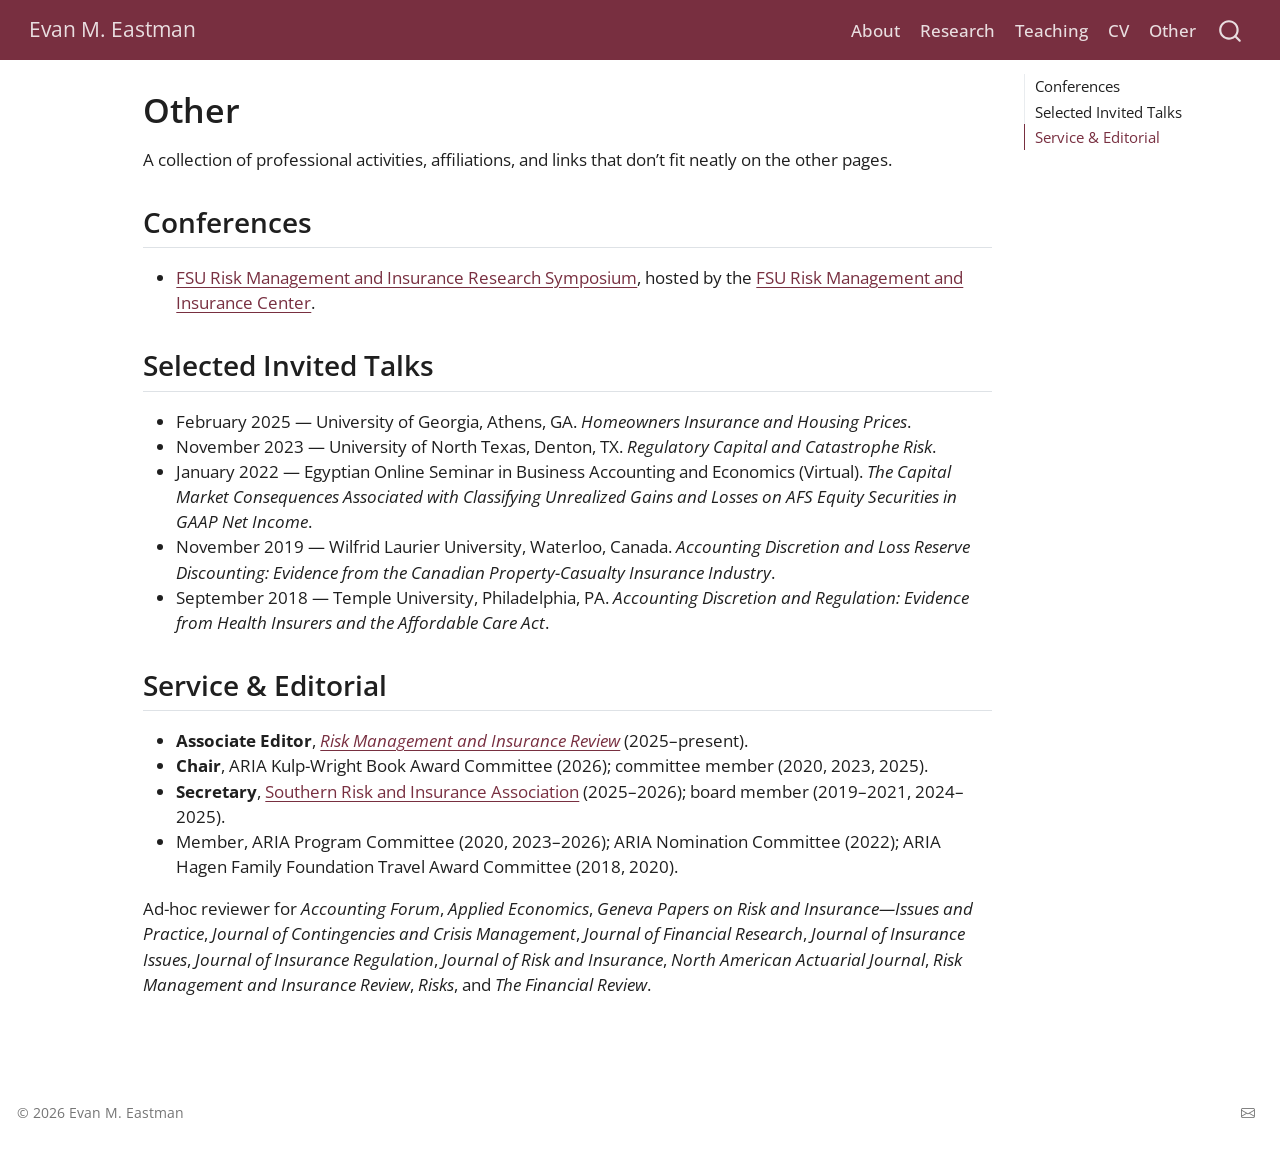
<file: other.html>
<!DOCTYPE html>
<html xmlns="http://www.w3.org/1999/xhtml" lang="en" xml:lang="en"><head>

<meta charset="utf-8">
<meta name="generator" content="quarto-1.9.37">

<meta name="viewport" content="width=device-width, initial-scale=1.0, user-scalable=yes">


<title>Other – Evan M. Eastman</title>
<style>
/* Default styles provided by pandoc.
** See https://pandoc.org/MANUAL.html#variables-for-html for config info.
*/
code{white-space: pre-wrap;}
span.smallcaps{font-variant: small-caps;}
div.columns{display: flex; gap: min(4vw, 1.5em);}
div.column{flex: auto; overflow-x: auto;}
div.hanging-indent{margin-left: 1.5em; text-indent: -1.5em;}
ul.task-list{list-style: none;}
ul.task-list li input[type="checkbox"] {
  width: 0.8em;
  margin: 0 0.8em 0.2em -1em; /* quarto-specific, see https://github.com/quarto-dev/quarto-cli/issues/4556 */ 
  vertical-align: middle;
}
</style>


<script src="site_libs/quarto-nav/quarto-nav.js"></script>
<script src="site_libs/clipboard/clipboard.min.js"></script>
<script src="site_libs/quarto-search/autocomplete.umd.js"></script>
<script src="site_libs/quarto-search/fuse.min.js"></script>
<script src="site_libs/quarto-search/quarto-search.js"></script>
<meta name="quarto:offset" content="./">
<script src="site_libs/quarto-html/quarto.js" type="module"></script>
<script src="site_libs/quarto-html/tabsets/tabsets.js" type="module"></script>
<script src="site_libs/quarto-html/popper.min.js"></script>
<script src="site_libs/quarto-html/tippy.umd.min.js"></script>
<script src="site_libs/quarto-html/anchor.min.js"></script>
<link href="site_libs/quarto-html/tippy.css" rel="stylesheet">
<link href="site_libs/quarto-html/quarto-syntax-highlighting-7f8f88aac4f3542376d5c11b86a4c14d.css" rel="stylesheet" id="quarto-text-highlighting-styles">
<script src="site_libs/bootstrap/bootstrap.min.js"></script>
<link href="site_libs/bootstrap/bootstrap-icons.css" rel="stylesheet">
<link href="site_libs/bootstrap/bootstrap-e1f8057fabb8322a1f73c9e754e97804.min.css" rel="stylesheet" append-hash="true" id="quarto-bootstrap" data-mode="light">
<script id="quarto-search-options" type="application/json">{
  "location": "navbar",
  "copy-button": false,
  "collapse-after": 3,
  "panel-placement": "end",
  "type": "overlay",
  "limit": 50,
  "keyboard-shortcut": [
    "f",
    "/",
    "s"
  ],
  "show-item-context": false,
  "language": {
    "search-no-results-text": "No results",
    "search-matching-documents-text": "matching documents",
    "search-copy-link-title": "Copy link to search",
    "search-hide-matches-text": "Hide additional matches",
    "search-more-match-text": "more match in this document",
    "search-more-matches-text": "more matches in this document",
    "search-clear-button-title": "Clear",
    "search-text-placeholder": "",
    "search-detached-cancel-button-title": "Cancel",
    "search-submit-button-title": "Submit",
    "search-label": "Search"
  }
}</script>
<link rel="preconnect" href="https://fonts.googleapis.com">
<link rel="preconnect" href="https://fonts.gstatic.com" crossorigin="">
<link rel="stylesheet" href="https://fonts.googleapis.com/css2?family=Open+Sans:ital,wght@0,400;0,600;0,700;1,400&amp;display=swap">
<!-- Cloudflare Web Analytics -->
<script defer="" src="https://static.cloudflareinsights.com/beacon.min.js" data-cf-beacon="{&quot;token&quot;: &quot;0950ae9b45944aa088847628e5375268&quot;}"></script>
<!-- End Cloudflare Web Analytics -->


</head>

<body class="nav-fixed quarto-light">

<div id="quarto-search-results"></div>
  <header id="quarto-header" class="headroom fixed-top">
    <nav class="navbar navbar-expand-lg " data-bs-theme="dark">
      <div class="navbar-container container-fluid">
      <div class="navbar-brand-container mx-auto">
    <a class="navbar-brand" href="./index.html">
    <span class="navbar-title">Evan M. Eastman</span>
    </a>
  </div>
            <div id="quarto-search" class="" title="Search"></div>
          <button class="navbar-toggler" type="button" data-bs-toggle="collapse" data-bs-target="#navbarCollapse" aria-controls="navbarCollapse" role="menu" aria-expanded="false" aria-label="Toggle navigation" onclick="if (window.quartoToggleHeadroom) { window.quartoToggleHeadroom(); }">
  <span class="navbar-toggler-icon"></span>
</button>
          <div class="collapse navbar-collapse" id="navbarCollapse">
            <ul class="navbar-nav navbar-nav-scroll ms-auto">
  <li class="nav-item">
    <a class="nav-link" href="./index.html"> 
<span class="menu-text">About</span></a>
  </li>  
  <li class="nav-item">
    <a class="nav-link" href="./research.html"> 
<span class="menu-text">Research</span></a>
  </li>  
  <li class="nav-item">
    <a class="nav-link" href="./teaching.html"> 
<span class="menu-text">Teaching</span></a>
  </li>  
  <li class="nav-item">
    <a class="nav-link" href="./cv.html"> 
<span class="menu-text">CV</span></a>
  </li>  
  <li class="nav-item">
    <a class="nav-link active" href="./other.html" aria-current="page"> 
<span class="menu-text">Other</span></a>
  </li>  
</ul>
          </div> <!-- /navcollapse -->
            <div class="quarto-navbar-tools">
</div>
      </div> <!-- /container-fluid -->
    </nav>
</header>
<!-- content -->
<div id="quarto-content" class="quarto-container page-columns page-rows-contents page-layout-article page-navbar">
<!-- sidebar -->
<!-- margin-sidebar -->
    <div id="quarto-margin-sidebar" class="sidebar margin-sidebar">
        <nav id="TOC" role="doc-toc" class="toc-active">
   
  <ul>
  <li><a href="#conferences" id="toc-conferences" class="nav-link active" data-scroll-target="#conferences">Conferences</a></li>
  <li><a href="#selected-invited-talks" id="toc-selected-invited-talks" class="nav-link" data-scroll-target="#selected-invited-talks">Selected Invited Talks</a></li>
  <li><a href="#service-editorial" id="toc-service-editorial" class="nav-link" data-scroll-target="#service-editorial">Service &amp; Editorial</a></li>
  </ul>
</nav>
    </div>
<!-- main -->
<main class="content" id="quarto-document-content">

<header id="title-block-header" class="quarto-title-block default">
<div class="quarto-title">
<h1 class="title">Other</h1>
</div>



<div class="quarto-title-meta">

    
  
    
  </div>
  


</header>


<p>A collection of professional activities, affiliations, and links that don’t fit neatly on the other pages.</p>
<section id="conferences" class="level2">
<h2 class="anchored" data-anchor-id="conferences">Conferences</h2>
<ul>
<li><strong><a href="https://business.fsu.edu/rmiresearchsymposium">FSU Risk Management and Insurance Research Symposium</a></strong>, hosted by the <a href="https://insurancecenter.business.fsu.edu/">FSU Risk Management and Insurance Center</a>.</li>
</ul>
</section>
<section id="selected-invited-talks" class="level2">
<h2 class="anchored" data-anchor-id="selected-invited-talks">Selected Invited Talks</h2>
<ul>
<li>February 2025 — University of Georgia, Athens, GA. <em>Homeowners Insurance and Housing Prices</em>.</li>
<li>November 2023 — University of North Texas, Denton, TX. <em>Regulatory Capital and Catastrophe Risk</em>.</li>
<li>January 2022 — Egyptian Online Seminar in Business Accounting and Economics (Virtual). <em>The Capital Market Consequences Associated with Classifying Unrealized Gains and Losses on AFS Equity Securities in GAAP Net Income</em>.</li>
<li>November 2019 — Wilfrid Laurier University, Waterloo, Canada. <em>Accounting Discretion and Loss Reserve Discounting: Evidence from the Canadian Property-Casualty Insurance Industry</em>.</li>
<li>September 2018 — Temple University, Philadelphia, PA. <em>Accounting Discretion and Regulation: Evidence from Health Insurers and the Affordable Care Act</em>.</li>
</ul>
</section>
<section id="service-editorial" class="level2">
<h2 class="anchored" data-anchor-id="service-editorial">Service &amp; Editorial</h2>
<ul>
<li><strong>Associate Editor</strong>, <a href="https://onlinelibrary.wiley.com/journal/15406296"><em>Risk Management and Insurance Review</em></a> (2025–present).</li>
<li><strong>Chair</strong>, ARIA Kulp-Wright Book Award Committee (2026); committee member (2020, 2023, 2025).</li>
<li><strong>Secretary</strong>, <a href="https://southernrisk.org/">Southern Risk and Insurance Association</a> (2025–2026); board member (2019–2021, 2024–2025).</li>
<li>Member, ARIA Program Committee (2020, 2023–2026); ARIA Nomination Committee (2022); ARIA Hagen Family Foundation Travel Award Committee (2018, 2020).</li>
</ul>
<p>Ad-hoc reviewer for <em>Accounting Forum</em>, <em>Applied Economics</em>, <em>Geneva Papers on Risk and Insurance—Issues and Practice</em>, <em>Journal of Contingencies and Crisis Management</em>, <em>Journal of Financial Research</em>, <em>Journal of Insurance Issues</em>, <em>Journal of Insurance Regulation</em>, <em>Journal of Risk and Insurance</em>, <em>North American Actuarial Journal</em>, <em>Risk Management and Insurance Review</em>, <em>Risks</em>, and <em>The Financial Review</em>.</p>


</section>

</main> <!-- /main -->
<script id="quarto-html-after-body" type="application/javascript">
  window.document.addEventListener("DOMContentLoaded", function (event) {
    const icon = "";
    const anchorJS = new window.AnchorJS();
    anchorJS.options = {
      placement: 'right',
      icon: icon
    };
    anchorJS.add('.anchored');
    const isCodeAnnotation = (el) => {
      for (const clz of el.classList) {
        if (clz.startsWith('code-annotation-')) {                     
          return true;
        }
      }
      return false;
    }
    const onCopySuccess = function(e) {
      // button target
      const button = e.trigger;
      // don't keep focus
      button.blur();
      // flash "checked"
      button.classList.add('code-copy-button-checked');
      var currentTitle = button.getAttribute("title");
      button.setAttribute("title", "Copied!");
      let tooltip;
      if (window.bootstrap) {
        button.setAttribute("data-bs-toggle", "tooltip");
        button.setAttribute("data-bs-placement", "left");
        button.setAttribute("data-bs-title", "Copied!");
        tooltip = new bootstrap.Tooltip(button, 
          { trigger: "manual", 
            customClass: "code-copy-button-tooltip",
            offset: [0, -8]});
        tooltip.show();    
      }
      setTimeout(function() {
        if (tooltip) {
          tooltip.hide();
          button.removeAttribute("data-bs-title");
          button.removeAttribute("data-bs-toggle");
          button.removeAttribute("data-bs-placement");
        }
        button.setAttribute("title", currentTitle);
        button.classList.remove('code-copy-button-checked');
      }, 1000);
      // clear code selection
      e.clearSelection();
    }
    const getTextToCopy = function(trigger) {
      const outerScaffold = trigger.parentElement.cloneNode(true);
      const codeEl = outerScaffold.querySelector('code');
      for (const childEl of codeEl.children) {
        if (isCodeAnnotation(childEl)) {
          childEl.remove();
        }
      }
      return codeEl.innerText;
    }
    const clipboard = new window.ClipboardJS('.code-copy-button:not([data-in-quarto-modal])', {
      text: getTextToCopy
    });
    clipboard.on('success', onCopySuccess);
    if (window.document.getElementById('quarto-embedded-source-code-modal')) {
      const clipboardModal = new window.ClipboardJS('.code-copy-button[data-in-quarto-modal]', {
        text: getTextToCopy,
        container: window.document.getElementById('quarto-embedded-source-code-modal')
      });
      clipboardModal.on('success', onCopySuccess);
    }
      var localhostRegex = new RegExp(/^(?:http|https):\/\/localhost\:?[0-9]*\//);
      var mailtoRegex = new RegExp(/^mailto:/);
        var filterRegex = new RegExp("https:\/\/evaneastman\.com");
      var isInternal = (href) => {
          return filterRegex.test(href) || localhostRegex.test(href) || mailtoRegex.test(href);
      }
      // Inspect non-navigation links and adorn them if external
     var links = window.document.querySelectorAll('a[href]:not(.nav-link):not(.navbar-brand):not(.toc-action):not(.sidebar-link):not(.sidebar-item-toggle):not(.pagination-link):not(.no-external):not([aria-hidden]):not(.dropdown-item):not(.quarto-navigation-tool):not(.about-link)');
      for (var i=0; i<links.length; i++) {
        const link = links[i];
        if (!isInternal(link.href)) {
          // undo the damage that might have been done by quarto-nav.js in the case of
          // links that we want to consider external
          if (link.dataset.originalHref !== undefined) {
            link.href = link.dataset.originalHref;
          }
        }
      }
    function tippyHover(el, contentFn, onTriggerFn, onUntriggerFn) {
      const config = {
        allowHTML: true,
        maxWidth: 500,
        delay: 100,
        arrow: false,
        appendTo: function(el) {
            return el.parentElement;
        },
        interactive: true,
        interactiveBorder: 10,
        theme: 'quarto',
        placement: 'bottom-start',
      };
      if (contentFn) {
        config.content = contentFn;
      }
      if (onTriggerFn) {
        config.onTrigger = onTriggerFn;
      }
      if (onUntriggerFn) {
        config.onUntrigger = onUntriggerFn;
      }
      window.tippy(el, config); 
    }
    const noterefs = window.document.querySelectorAll('a[role="doc-noteref"]');
    for (var i=0; i<noterefs.length; i++) {
      const ref = noterefs[i];
      tippyHover(ref, function() {
        // use id or data attribute instead here
        let href = ref.getAttribute('data-footnote-href') || ref.getAttribute('href');
        try { href = new URL(href).hash; } catch {}
        const id = href.replace(/^#\/?/, "");
        const note = window.document.getElementById(id);
        if (note) {
          return note.innerHTML;
        } else {
          return "";
        }
      });
    }
    const xrefs = window.document.querySelectorAll('a.quarto-xref');
    const processXRef = (id, note) => {
      // Strip column container classes
      const stripColumnClz = (el) => {
        el.classList.remove("page-full", "page-columns");
        if (el.children) {
          for (const child of el.children) {
            stripColumnClz(child);
          }
        }
      }
      stripColumnClz(note)
      if (id === null || id.startsWith('sec-')) {
        // Special case sections, only their first couple elements
        const container = document.createElement("div");
        if (note.children && note.children.length > 2) {
          container.appendChild(note.children[0].cloneNode(true));
          for (let i = 1; i < note.children.length; i++) {
            const child = note.children[i];
            if (child.tagName === "P" && child.innerText === "") {
              continue;
            } else {
              container.appendChild(child.cloneNode(true));
              break;
            }
          }
          if (window.Quarto?.typesetMath) {
            window.Quarto.typesetMath(container);
          }
          return container.innerHTML
        } else {
          if (window.Quarto?.typesetMath) {
            window.Quarto.typesetMath(note);
          }
          return note.innerHTML;
        }
      } else {
        // Remove any anchor links if they are present
        const anchorLink = note.querySelector('a.anchorjs-link');
        if (anchorLink) {
          anchorLink.remove();
        }
        if (window.Quarto?.typesetMath) {
          window.Quarto.typesetMath(note);
        }
        if (note.classList.contains("callout")) {
          return note.outerHTML;
        } else {
          return note.innerHTML;
        }
      }
    }
    for (var i=0; i<xrefs.length; i++) {
      const xref = xrefs[i];
      tippyHover(xref, undefined, function(instance) {
        instance.disable();
        let url = xref.getAttribute('href');
        let hash = undefined; 
        if (url.startsWith('#')) {
          hash = url;
        } else {
          try { hash = new URL(url).hash; } catch {}
        }
        if (hash) {
          const id = hash.replace(/^#\/?/, "");
          const note = window.document.getElementById(id);
          if (note !== null) {
            try {
              const html = processXRef(id, note.cloneNode(true));
              instance.setContent(html);
            } finally {
              instance.enable();
              instance.show();
            }
          } else {
            // See if we can fetch this
            fetch(url.split('#')[0])
            .then(res => res.text())
            .then(html => {
              const parser = new DOMParser();
              const htmlDoc = parser.parseFromString(html, "text/html");
              const note = htmlDoc.getElementById(id);
              if (note !== null) {
                const html = processXRef(id, note);
                instance.setContent(html);
              } 
            }).finally(() => {
              instance.enable();
              instance.show();
            });
          }
        } else {
          // See if we can fetch a full url (with no hash to target)
          // This is a special case and we should probably do some content thinning / targeting
          fetch(url)
          .then(res => res.text())
          .then(html => {
            const parser = new DOMParser();
            const htmlDoc = parser.parseFromString(html, "text/html");
            const note = htmlDoc.querySelector('main.content');
            if (note !== null) {
              // This should only happen for chapter cross references
              // (since there is no id in the URL)
              // remove the first header
              if (note.children.length > 0 && note.children[0].tagName === "HEADER") {
                note.children[0].remove();
              }
              const html = processXRef(null, note);
              instance.setContent(html);
            } 
          }).finally(() => {
            instance.enable();
            instance.show();
          });
        }
      }, function(instance) {
      });
    }
        let selectedAnnoteEl;
        const selectorForAnnotation = ( cell, annotation) => {
          let cellAttr = 'data-code-cell="' + cell + '"';
          let lineAttr = 'data-code-annotation="' +  annotation + '"';
          const selector = 'span[' + cellAttr + '][' + lineAttr + ']';
          return selector;
        }
        const selectCodeLines = (annoteEl) => {
          const doc = window.document;
          const targetCell = annoteEl.getAttribute("data-target-cell");
          const targetAnnotation = annoteEl.getAttribute("data-target-annotation");
          const annoteSpan = window.document.querySelector(selectorForAnnotation(targetCell, targetAnnotation));
          const lines = annoteSpan.getAttribute("data-code-lines").split(",");
          const lineIds = lines.map((line) => {
            return targetCell + "-" + line;
          })
          let top = null;
          let height = null;
          let parent = null;
          if (lineIds.length > 0) {
              //compute the position of the single el (top and bottom and make a div)
              const el = window.document.getElementById(lineIds[0]);
              top = el.offsetTop;
              height = el.offsetHeight;
              parent = el.parentElement.parentElement;
            if (lineIds.length > 1) {
              const lastEl = window.document.getElementById(lineIds[lineIds.length - 1]);
              const bottom = lastEl.offsetTop + lastEl.offsetHeight;
              height = bottom - top;
            }
            if (top !== null && height !== null && parent !== null) {
              // cook up a div (if necessary) and position it 
              let div = window.document.getElementById("code-annotation-line-highlight");
              if (div === null) {
                div = window.document.createElement("div");
                div.setAttribute("id", "code-annotation-line-highlight");
                div.style.position = 'absolute';
                parent.appendChild(div);
              }
              div.style.top = top - 2 + "px";
              div.style.height = height + 4 + "px";
              div.style.left = 0;
              let gutterDiv = window.document.getElementById("code-annotation-line-highlight-gutter");
              if (gutterDiv === null) {
                gutterDiv = window.document.createElement("div");
                gutterDiv.setAttribute("id", "code-annotation-line-highlight-gutter");
                gutterDiv.style.position = 'absolute';
                const codeCell = window.document.getElementById(targetCell);
                const gutter = codeCell.querySelector('.code-annotation-gutter');
                gutter.appendChild(gutterDiv);
              }
              gutterDiv.style.top = top - 2 + "px";
              gutterDiv.style.height = height + 4 + "px";
            }
            selectedAnnoteEl = annoteEl;
          }
        };
        const unselectCodeLines = () => {
          const elementsIds = ["code-annotation-line-highlight", "code-annotation-line-highlight-gutter"];
          elementsIds.forEach((elId) => {
            const div = window.document.getElementById(elId);
            if (div) {
              div.remove();
            }
          });
          selectedAnnoteEl = undefined;
        };
          // Handle positioning of the toggle
      window.addEventListener(
        "resize",
        throttle(() => {
          elRect = undefined;
          if (selectedAnnoteEl) {
            selectCodeLines(selectedAnnoteEl);
          }
        }, 10)
      );
      function throttle(fn, ms) {
      let throttle = false;
      let timer;
        return (...args) => {
          if(!throttle) { // first call gets through
              fn.apply(this, args);
              throttle = true;
          } else { // all the others get throttled
              if(timer) clearTimeout(timer); // cancel #2
              timer = setTimeout(() => {
                fn.apply(this, args);
                timer = throttle = false;
              }, ms);
          }
        };
      }
        // Attach click handler to the DT
        const annoteDls = window.document.querySelectorAll('dt[data-target-cell]');
        for (const annoteDlNode of annoteDls) {
          annoteDlNode.addEventListener('click', (event) => {
            const clickedEl = event.target;
            if (clickedEl !== selectedAnnoteEl) {
              unselectCodeLines();
              const activeEl = window.document.querySelector('dt[data-target-cell].code-annotation-active');
              if (activeEl) {
                activeEl.classList.remove('code-annotation-active');
              }
              selectCodeLines(clickedEl);
              clickedEl.classList.add('code-annotation-active');
            } else {
              // Unselect the line
              unselectCodeLines();
              clickedEl.classList.remove('code-annotation-active');
            }
          });
        }
    const findCites = (el) => {
      const parentEl = el.parentElement;
      if (parentEl) {
        const cites = parentEl.dataset.cites;
        if (cites) {
          return {
            el,
            cites: cites.split(' ')
          };
        } else {
          return findCites(el.parentElement)
        }
      } else {
        return undefined;
      }
    };
    var bibliorefs = window.document.querySelectorAll('a[role="doc-biblioref"]');
    for (var i=0; i<bibliorefs.length; i++) {
      const ref = bibliorefs[i];
      const citeInfo = findCites(ref);
      if (citeInfo) {
        tippyHover(citeInfo.el, function() {
          var popup = window.document.createElement('div');
          citeInfo.cites.forEach(function(cite) {
            var citeDiv = window.document.createElement('div');
            citeDiv.classList.add('hanging-indent');
            citeDiv.classList.add('csl-entry');
            var biblioDiv = window.document.getElementById('ref-' + cite);
            if (biblioDiv) {
              citeDiv.innerHTML = biblioDiv.innerHTML;
            }
            popup.appendChild(citeDiv);
          });
          return popup.innerHTML;
        });
      }
    }
  });
  </script>
</div> <!-- /content -->
<footer class="footer">
  <div class="nav-footer">
    <div class="nav-footer-left">
<p>© 2026 Evan M. Eastman</p>
</div>   
    <div class="nav-footer-center">
      &nbsp;
    </div>
    <div class="nav-footer-right">
      <ul class="footer-items list-unstyled">
    <li class="nav-item compact">
    <a class="nav-link" href="mailto:eeastman@wertheim.fsu.edu">
      <i class="bi bi-envelope" role="img">
</i> 
    </a>
  </li>  
</ul>
    </div>
  </div>
</footer>




</body></html>
</file>
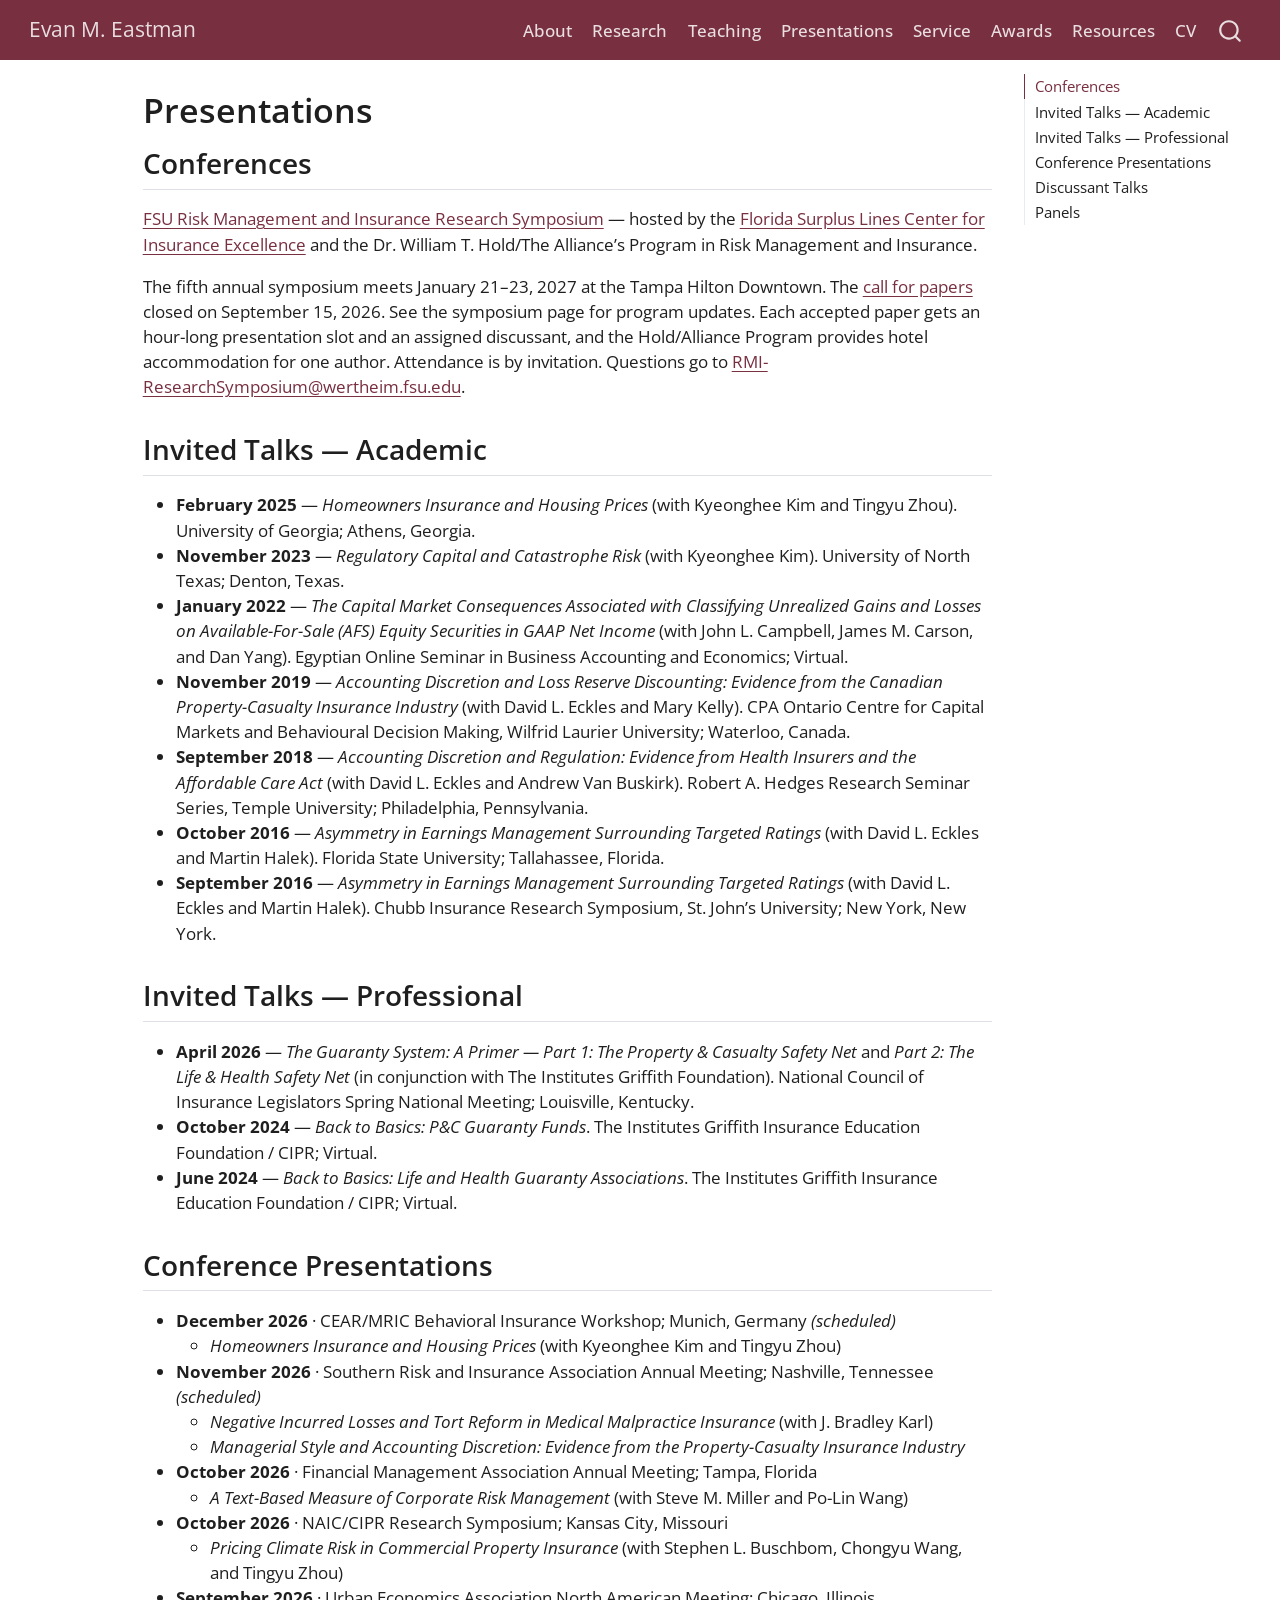
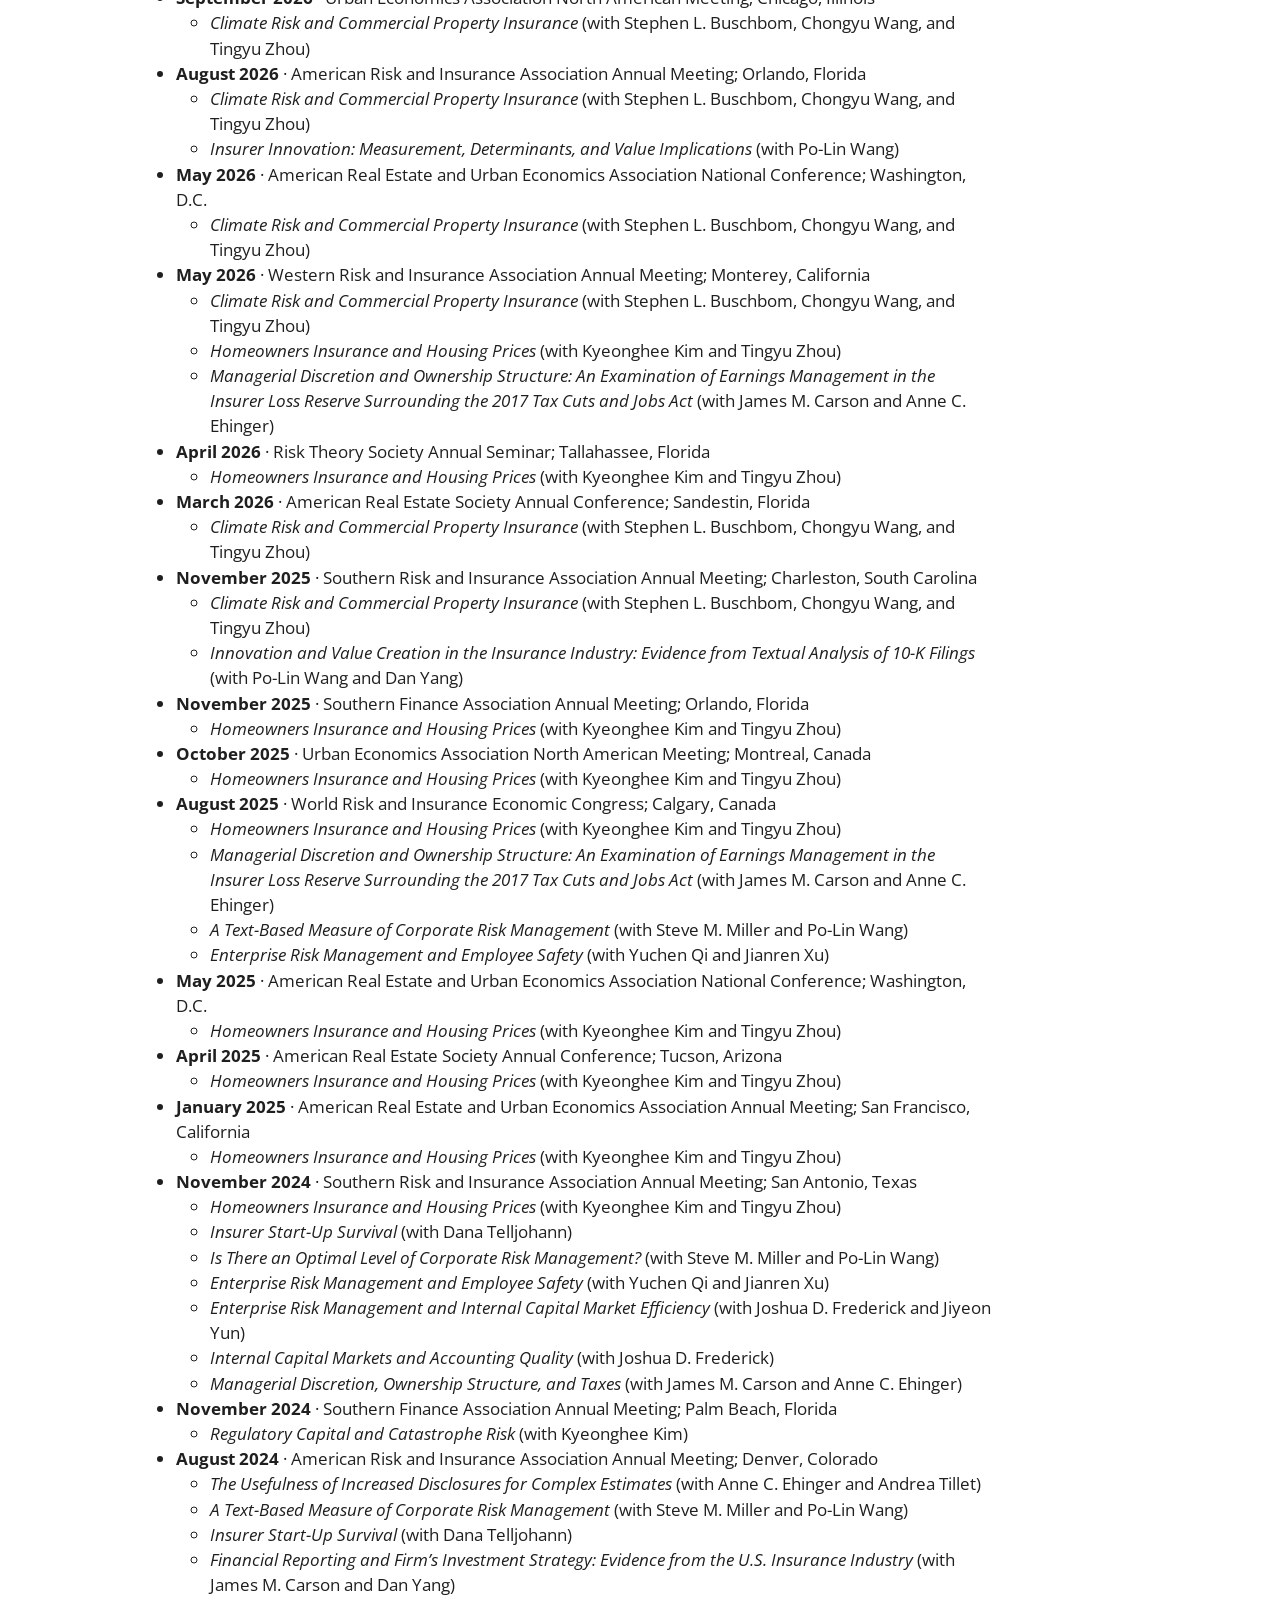
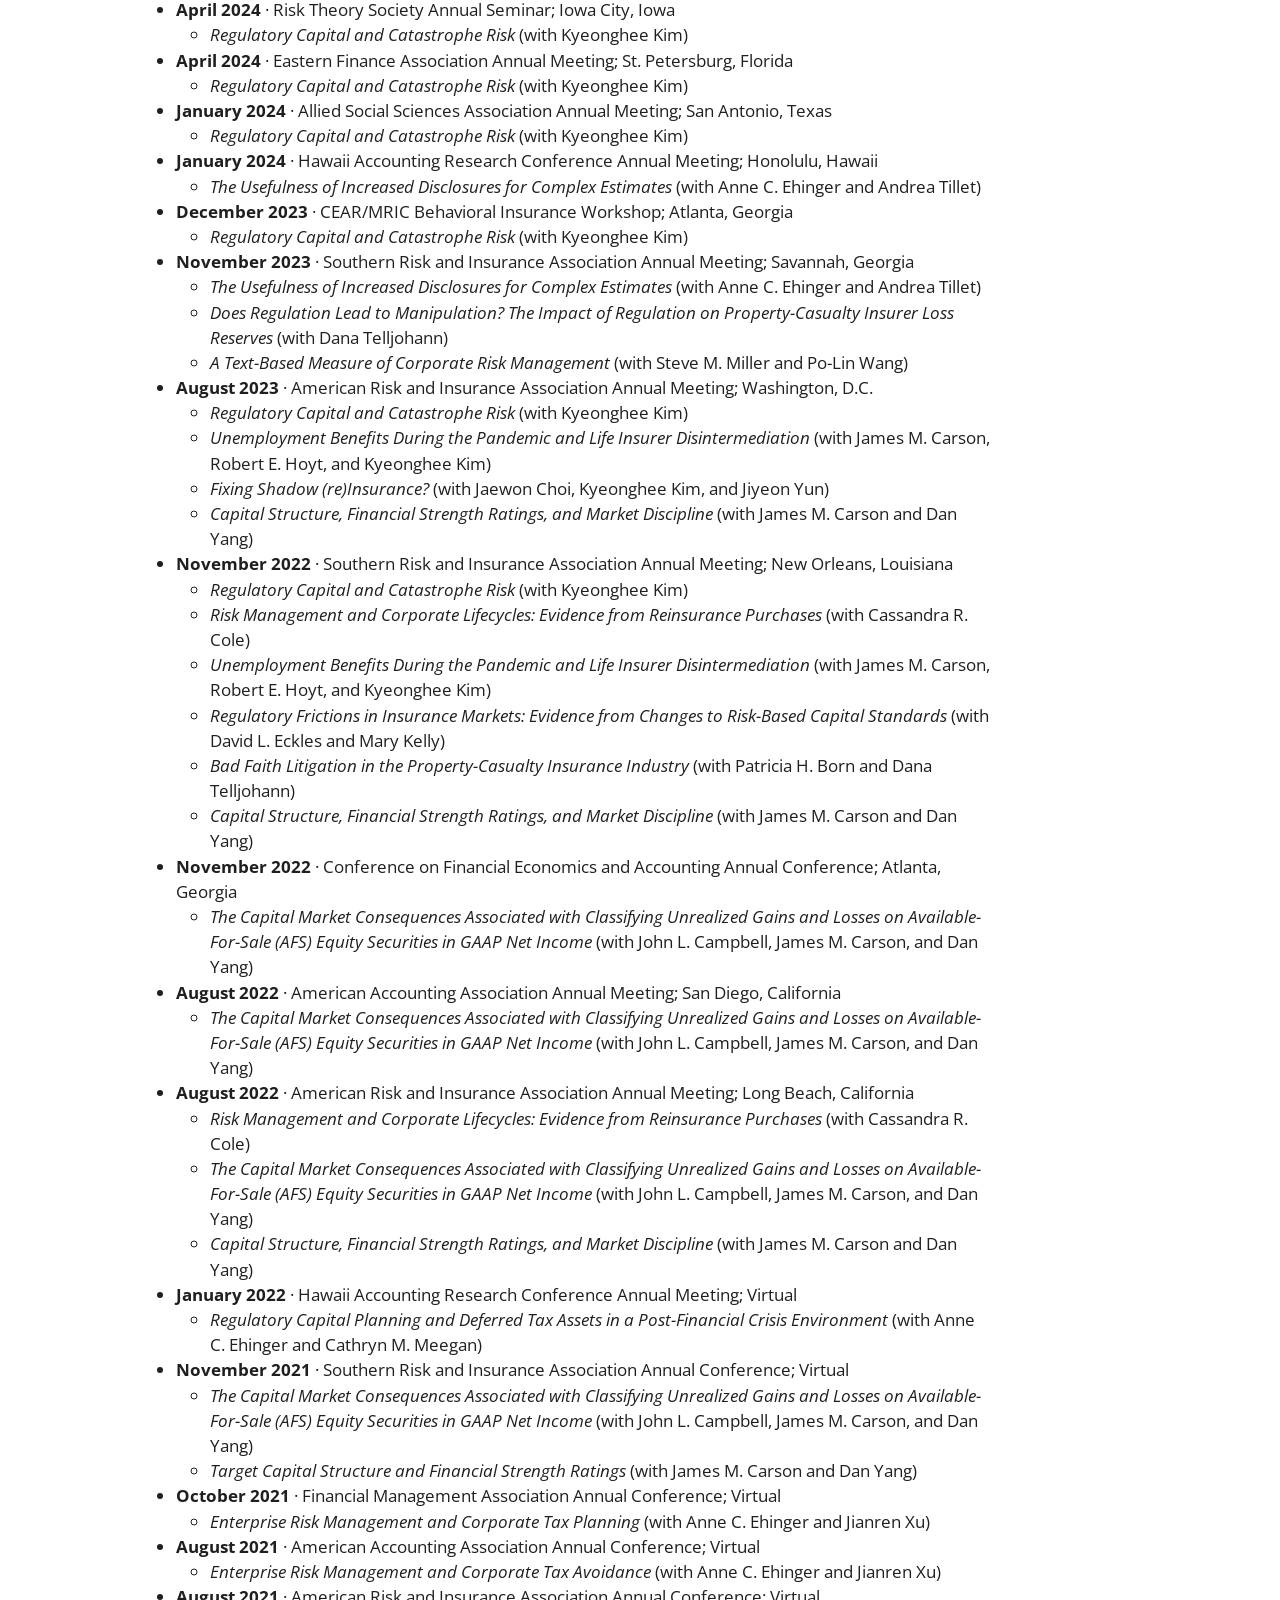
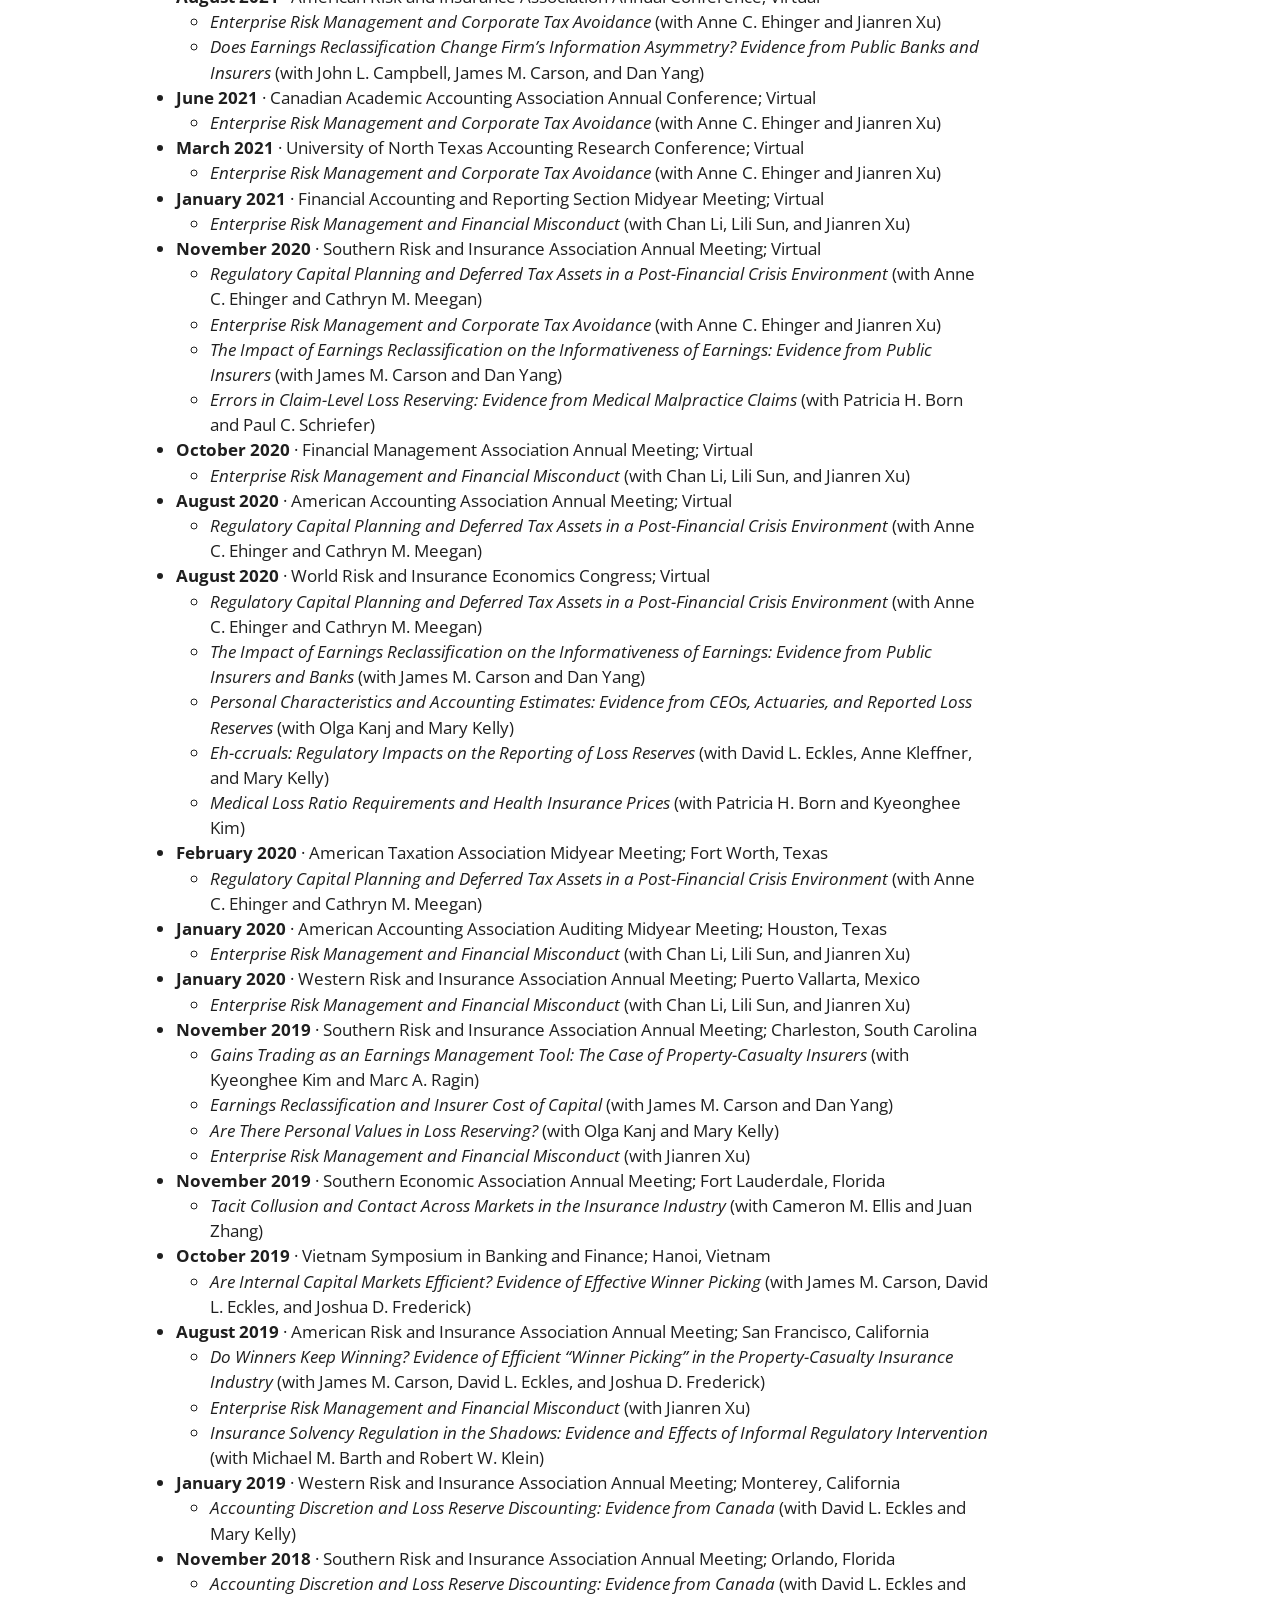
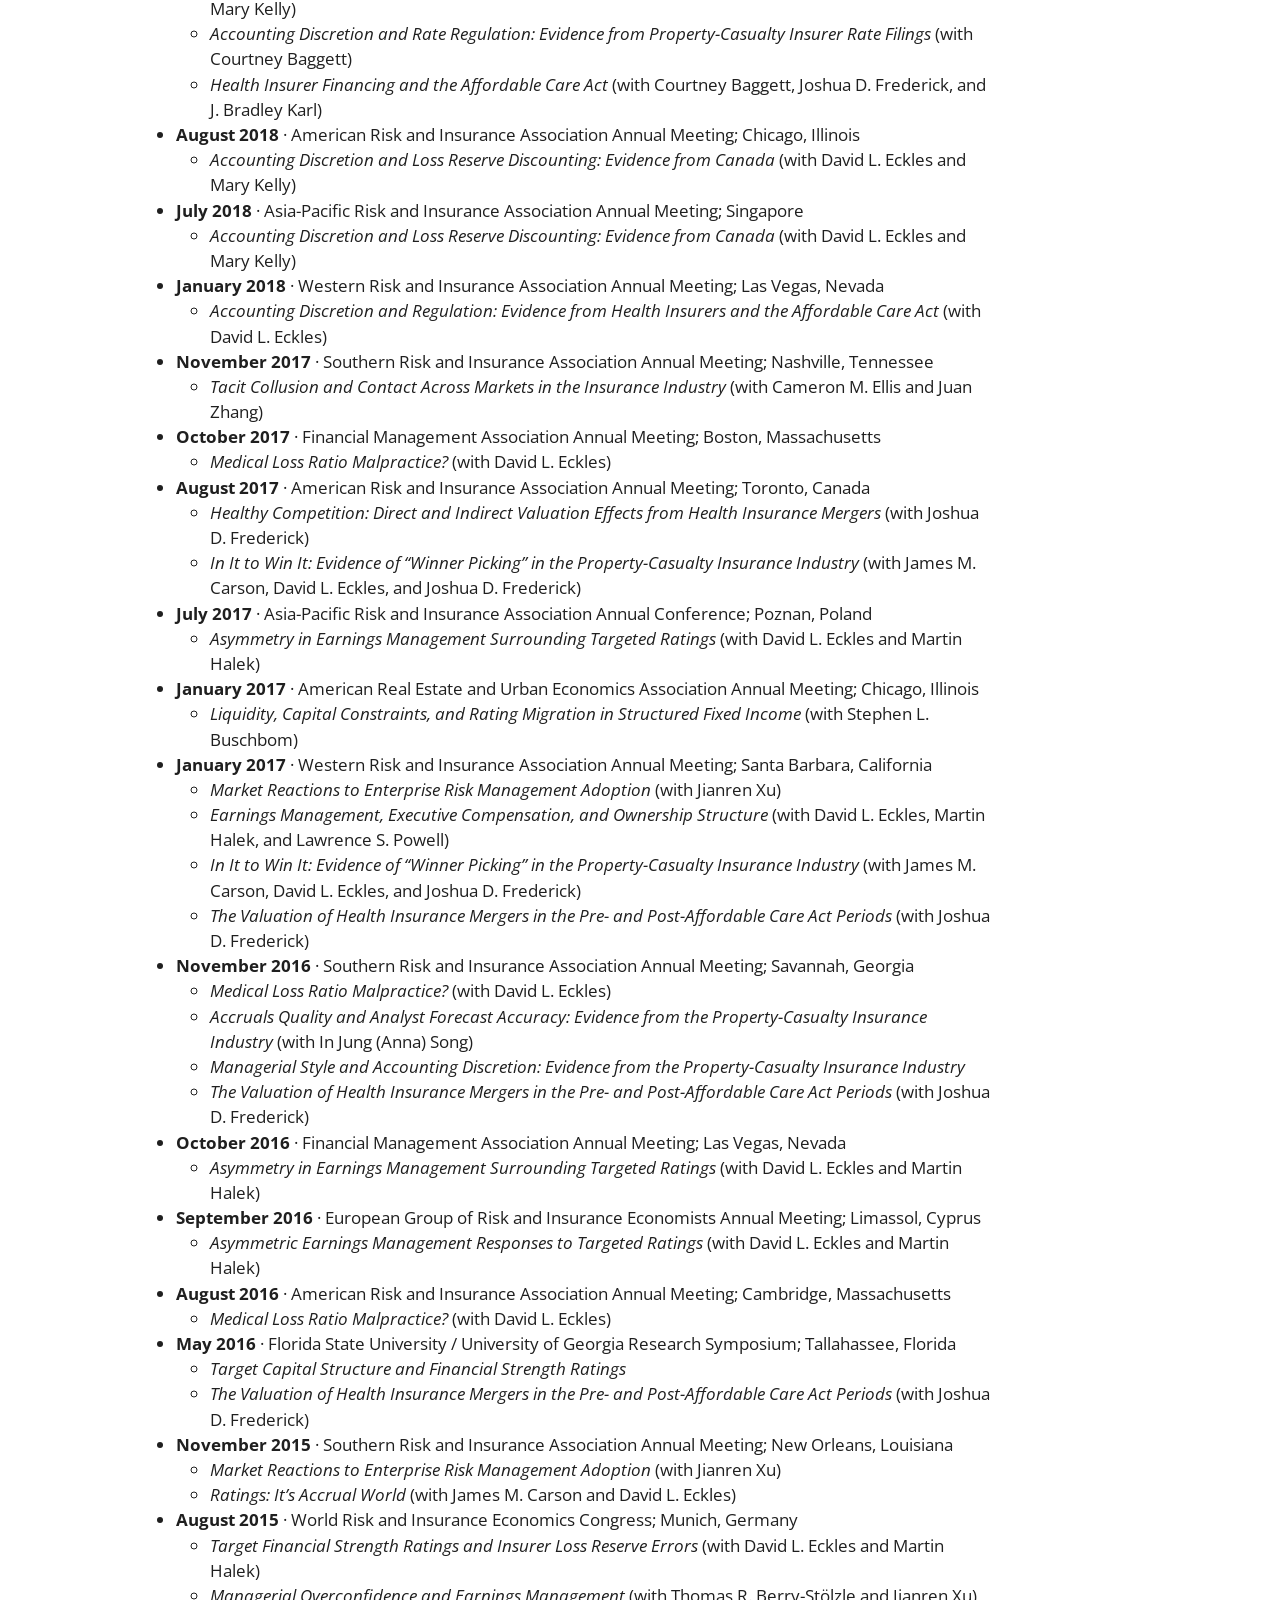
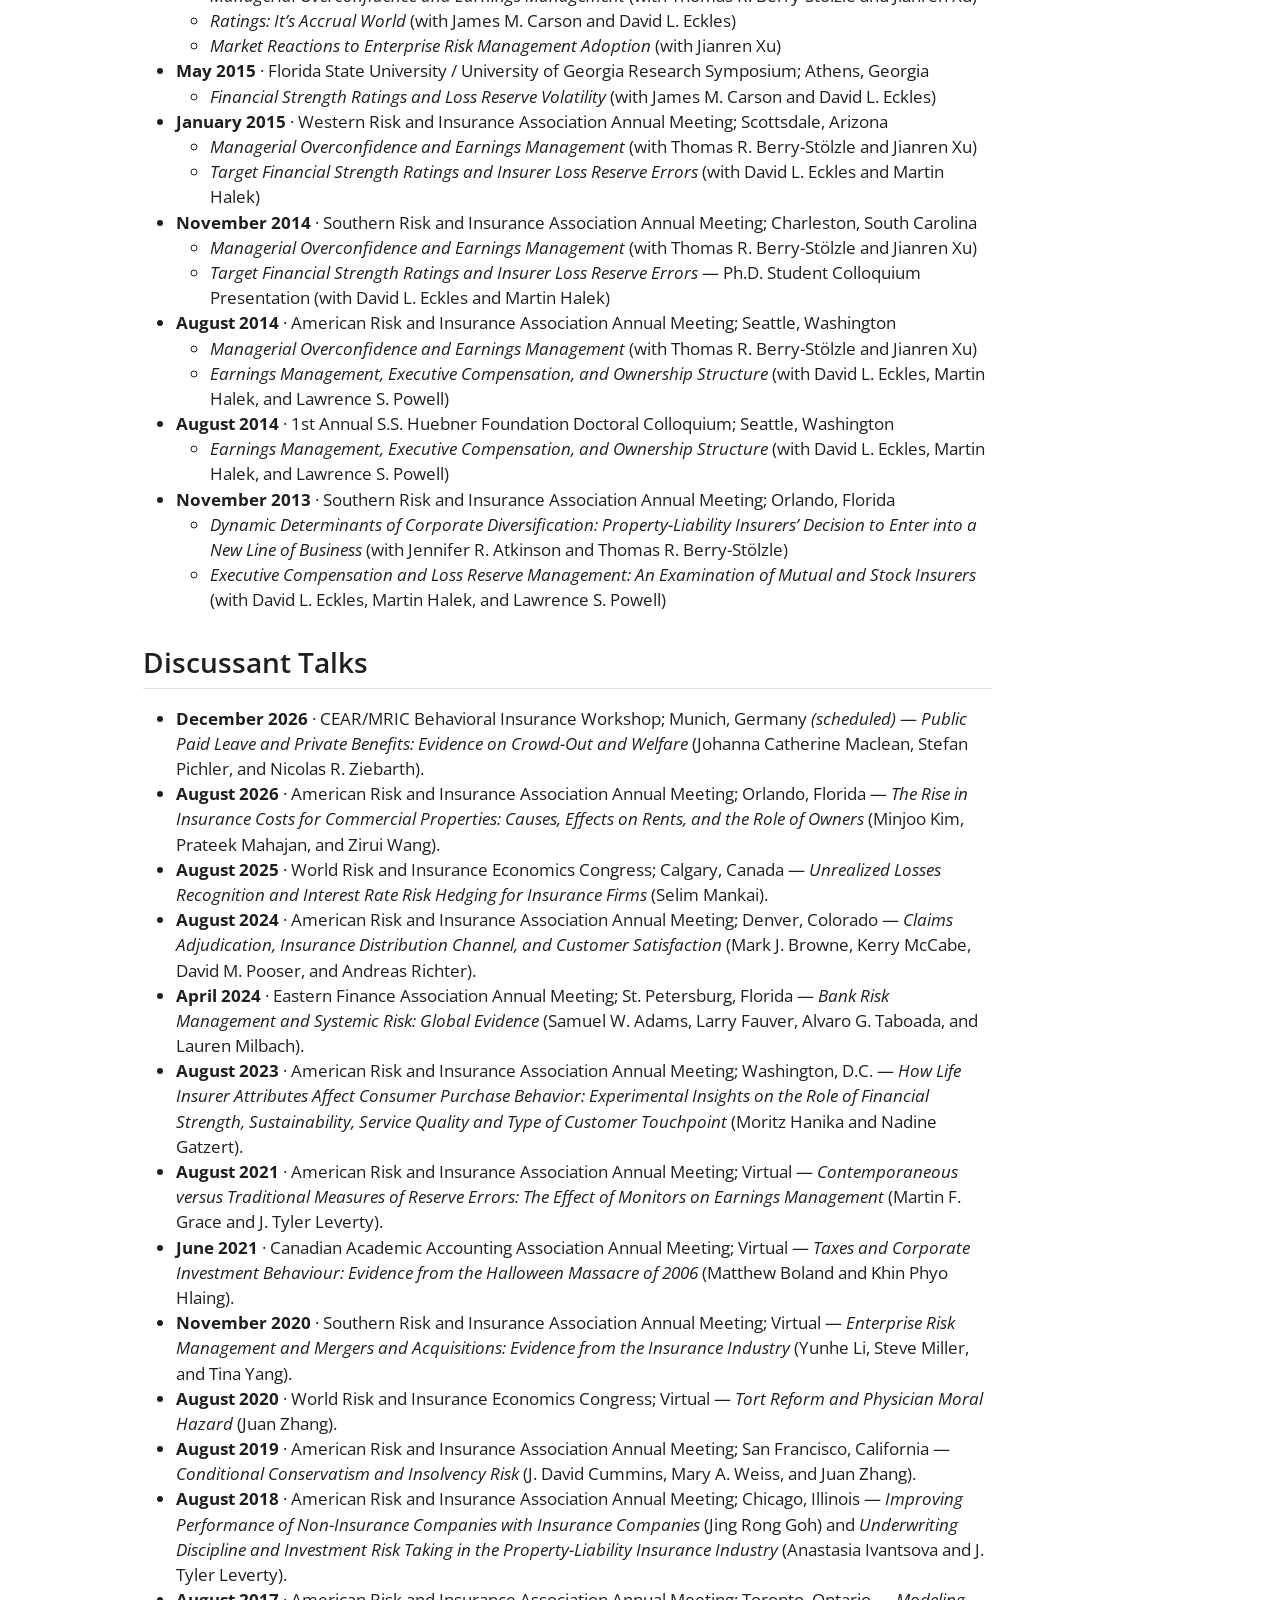
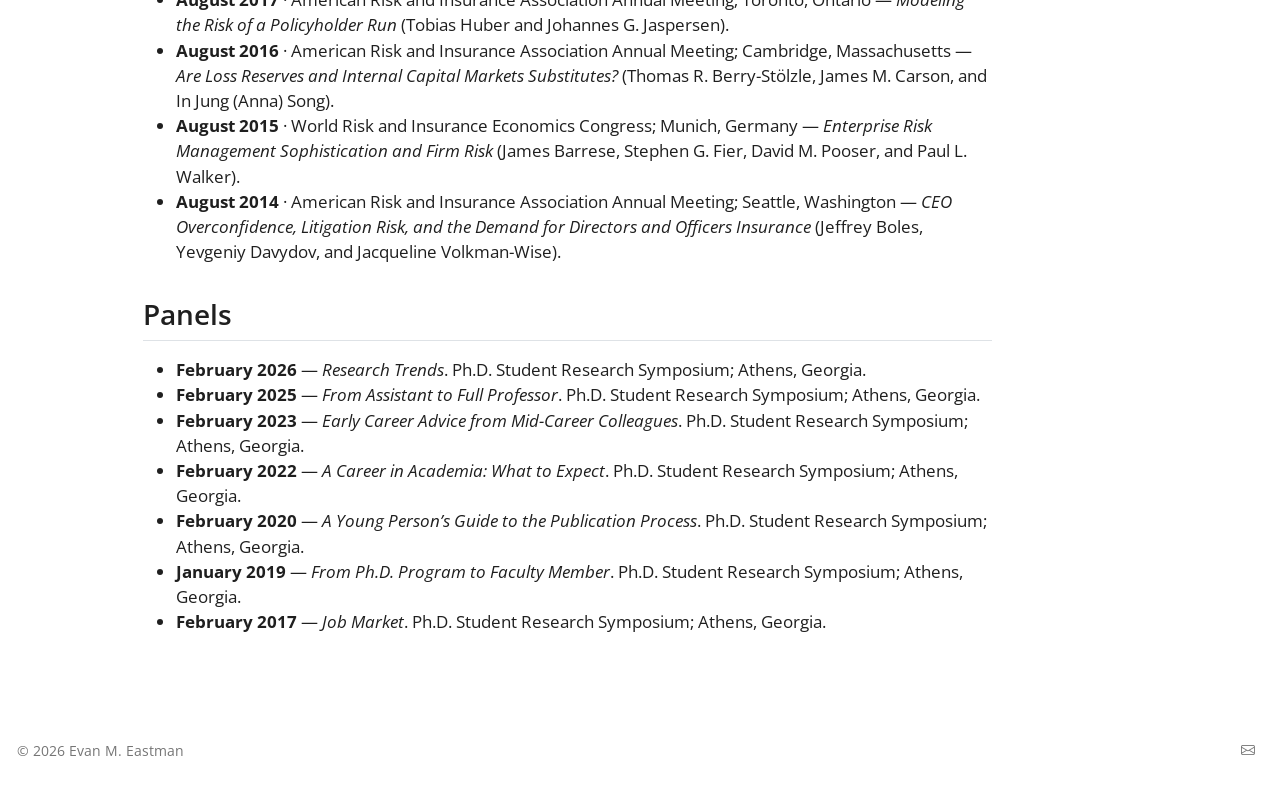
<file: presentations.html>
<!DOCTYPE html>
<html xmlns="http://www.w3.org/1999/xhtml" lang="en" xml:lang="en"><head>

<meta charset="utf-8">
<meta name="generator" content="quarto-1.9.37">

<meta name="viewport" content="width=device-width, initial-scale=1.0, user-scalable=yes">


<title>Presentations – Evan M. Eastman</title>
<style>
/* Default styles provided by pandoc.
** See https://pandoc.org/MANUAL.html#variables-for-html for config info.
*/
code{white-space: pre-wrap;}
span.smallcaps{font-variant: small-caps;}
div.columns{display: flex; gap: min(4vw, 1.5em);}
div.column{flex: auto; overflow-x: auto;}
div.hanging-indent{margin-left: 1.5em; text-indent: -1.5em;}
ul.task-list{list-style: none;}
ul.task-list li input[type="checkbox"] {
  width: 0.8em;
  margin: 0 0.8em 0.2em -1em; /* quarto-specific, see https://github.com/quarto-dev/quarto-cli/issues/4556 */ 
  vertical-align: middle;
}
</style>


<script src="site_libs/quarto-nav/quarto-nav.js"></script>
<script src="site_libs/clipboard/clipboard.min.js"></script>
<script src="site_libs/quarto-search/autocomplete.umd.js"></script>
<script src="site_libs/quarto-search/fuse.min.js"></script>
<script src="site_libs/quarto-search/quarto-search.js"></script>
<meta name="quarto:offset" content="./">
<link href="./files/favicon.svg" rel="icon" type="image/svg+xml">
<script src="site_libs/quarto-html/quarto.js" type="module"></script>
<script src="site_libs/quarto-html/tabsets/tabsets.js" type="module"></script>
<script src="site_libs/quarto-html/popper.min.js"></script>
<script src="site_libs/quarto-html/tippy.umd.min.js"></script>
<script src="site_libs/quarto-html/anchor.min.js"></script>
<link href="site_libs/quarto-html/tippy.css" rel="stylesheet">
<link href="site_libs/quarto-html/quarto-syntax-highlighting-7f8f88aac4f3542376d5c11b86a4c14d.css" rel="stylesheet" id="quarto-text-highlighting-styles">
<script src="site_libs/bootstrap/bootstrap.min.js"></script>
<link href="site_libs/bootstrap/bootstrap-icons.css" rel="stylesheet">
<link href="site_libs/bootstrap/bootstrap-ce12321af943040bbb36252c438639cf.min.css" rel="stylesheet" append-hash="true" id="quarto-bootstrap" data-mode="light">
<script id="quarto-search-options" type="application/json">{
  "location": "navbar",
  "copy-button": false,
  "collapse-after": 3,
  "panel-placement": "end",
  "type": "overlay",
  "limit": 50,
  "keyboard-shortcut": [
    "f",
    "/",
    "s"
  ],
  "show-item-context": false,
  "language": {
    "search-no-results-text": "No results",
    "search-matching-documents-text": "matching documents",
    "search-copy-link-title": "Copy link to search",
    "search-hide-matches-text": "Hide additional matches",
    "search-more-match-text": "more match in this document",
    "search-more-matches-text": "more matches in this document",
    "search-clear-button-title": "Clear",
    "search-text-placeholder": "",
    "search-detached-cancel-button-title": "Cancel",
    "search-submit-button-title": "Submit",
    "search-label": "Search"
  }
}</script>
<link rel="preconnect" href="https://fonts.googleapis.com">
<link rel="preconnect" href="https://fonts.gstatic.com" crossorigin="">
<link rel="stylesheet" href="https://fonts.googleapis.com/css2?family=Open+Sans:ital,wght@0,400;0,600;0,700;1,400&amp;display=swap">
<!-- Cloudflare Web Analytics -->
<script defer="" src="https://static.cloudflareinsights.com/beacon.min.js" data-cf-beacon="{&quot;token&quot;: &quot;0950ae9b45944aa088847628e5375268&quot;}"></script>
<!-- End Cloudflare Web Analytics -->


</head>

<body class="nav-fixed quarto-light">

<div id="quarto-search-results"></div>
  <header id="quarto-header" class="headroom fixed-top">
    <nav class="navbar navbar-expand-lg " data-bs-theme="dark">
      <div class="navbar-container container-fluid">
      <div class="navbar-brand-container mx-auto">
    <a class="navbar-brand" href="./index.html">
    <span class="navbar-title">Evan M. Eastman</span>
    </a>
  </div>
            <div id="quarto-search" class="" title="Search"></div>
          <button class="navbar-toggler" type="button" data-bs-toggle="collapse" data-bs-target="#navbarCollapse" aria-controls="navbarCollapse" role="menu" aria-expanded="false" aria-label="Toggle navigation" onclick="if (window.quartoToggleHeadroom) { window.quartoToggleHeadroom(); }">
  <span class="navbar-toggler-icon"></span>
</button>
          <div class="collapse navbar-collapse" id="navbarCollapse">
            <ul class="navbar-nav navbar-nav-scroll ms-auto">
  <li class="nav-item">
    <a class="nav-link" href="./index.html"> 
<span class="menu-text">About</span></a>
  </li>  
  <li class="nav-item">
    <a class="nav-link" href="./research.html"> 
<span class="menu-text">Research</span></a>
  </li>  
  <li class="nav-item">
    <a class="nav-link" href="./teaching.html"> 
<span class="menu-text">Teaching</span></a>
  </li>  
  <li class="nav-item">
    <a class="nav-link active" href="./presentations.html" aria-current="page"> 
<span class="menu-text">Presentations</span></a>
  </li>  
  <li class="nav-item">
    <a class="nav-link" href="./service.html"> 
<span class="menu-text">Service</span></a>
  </li>  
  <li class="nav-item">
    <a class="nav-link" href="./awards.html"> 
<span class="menu-text">Awards</span></a>
  </li>  
  <li class="nav-item">
    <a class="nav-link" href="./resources.html"> 
<span class="menu-text">Resources</span></a>
  </li>  
  <li class="nav-item">
    <a class="nav-link" href="./cv.html"> 
<span class="menu-text">CV</span></a>
  </li>  
</ul>
          </div> <!-- /navcollapse -->
            <div class="quarto-navbar-tools">
</div>
      </div> <!-- /container-fluid -->
    </nav>
</header>
<!-- content -->
<div id="quarto-content" class="quarto-container page-columns page-rows-contents page-layout-article page-navbar">
<!-- sidebar -->
<!-- margin-sidebar -->
    <div id="quarto-margin-sidebar" class="sidebar margin-sidebar">
        <nav id="TOC" role="doc-toc" class="toc-active">
   
  <ul>
  <li><a href="#conferences" id="toc-conferences" class="nav-link active" data-scroll-target="#conferences">Conferences</a></li>
  <li><a href="#invited-talks-academic" id="toc-invited-talks-academic" class="nav-link" data-scroll-target="#invited-talks-academic">Invited Talks — Academic</a></li>
  <li><a href="#invited-talks-professional" id="toc-invited-talks-professional" class="nav-link" data-scroll-target="#invited-talks-professional">Invited Talks — Professional</a></li>
  <li><a href="#conference-presentations" id="toc-conference-presentations" class="nav-link" data-scroll-target="#conference-presentations">Conference Presentations</a></li>
  <li><a href="#discussant-talks" id="toc-discussant-talks" class="nav-link" data-scroll-target="#discussant-talks">Discussant Talks</a></li>
  <li><a href="#panels" id="toc-panels" class="nav-link" data-scroll-target="#panels">Panels</a></li>
  </ul>
</nav>
    </div>
<!-- main -->
<main class="content" id="quarto-document-content">

<header id="title-block-header" class="quarto-title-block default">
<div class="quarto-title">
<h1 class="title">Presentations</h1>
</div>



<div class="quarto-title-meta">

    
  
    
  </div>
  


</header>


<section id="conferences" class="level2">
<h2 class="anchored" data-anchor-id="conferences">Conferences</h2>
<p><strong><a href="https://wertheim.fsu.edu/rmiresearchsymposium">FSU Risk Management and Insurance Research Symposium</a></strong> — hosted by the <a href="https://insurancecenter.business.fsu.edu/">Florida Surplus Lines Center for Insurance Excellence</a> and the Dr.&nbsp;William T. Hold/The Alliance’s Program in Risk Management and Insurance.</p>
<p>The fifth annual symposium meets January 21–23, 2027 at the Tampa Hilton Downtown. The <a href="files/rmi-research-symposium-2027-cfp.pdf">call for papers</a> closed on September 15, 2026. See the symposium page for program updates. Each accepted paper gets an hour-long presentation slot and an assigned discussant, and the Hold/Alliance Program provides hotel accommodation for one author. Attendance is by invitation. Questions go to <a href="mailto:RMI-ResearchSymposium@wertheim.fsu.edu">RMI-ResearchSymposium@wertheim.fsu.edu</a>.</p>
</section>
<section id="invited-talks-academic" class="level2">
<h2 class="anchored" data-anchor-id="invited-talks-academic">Invited Talks — Academic</h2>
<ul>
<li><strong>February 2025</strong> — <em>Homeowners Insurance and Housing Prices</em> (with Kyeonghee Kim and Tingyu Zhou). University of Georgia; Athens, Georgia.</li>
<li><strong>November 2023</strong> — <em>Regulatory Capital and Catastrophe Risk</em> (with Kyeonghee Kim). University of North Texas; Denton, Texas.</li>
<li><strong>January 2022</strong> — <em>The Capital Market Consequences Associated with Classifying Unrealized Gains and Losses on Available-For-Sale (AFS) Equity Securities in GAAP Net Income</em> (with John L. Campbell, James M. Carson, and Dan Yang). Egyptian Online Seminar in Business Accounting and Economics; Virtual.</li>
<li><strong>November 2019</strong> — <em>Accounting Discretion and Loss Reserve Discounting: Evidence from the Canadian Property-Casualty Insurance Industry</em> (with David L. Eckles and Mary Kelly). CPA Ontario Centre for Capital Markets and Behavioural Decision Making, Wilfrid Laurier University; Waterloo, Canada.</li>
<li><strong>September 2018</strong> — <em>Accounting Discretion and Regulation: Evidence from Health Insurers and the Affordable Care Act</em> (with David L. Eckles and Andrew Van Buskirk). Robert A. Hedges Research Seminar Series, Temple University; Philadelphia, Pennsylvania.</li>
<li><strong>October 2016</strong> — <em>Asymmetry in Earnings Management Surrounding Targeted Ratings</em> (with David L. Eckles and Martin Halek). Florida State University; Tallahassee, Florida.</li>
<li><strong>September 2016</strong> — <em>Asymmetry in Earnings Management Surrounding Targeted Ratings</em> (with David L. Eckles and Martin Halek). Chubb Insurance Research Symposium, St.&nbsp;John’s University; New York, New York.</li>
</ul>
</section>
<section id="invited-talks-professional" class="level2">
<h2 class="anchored" data-anchor-id="invited-talks-professional">Invited Talks — Professional</h2>
<ul>
<li><strong>April 2026</strong> — <em>The Guaranty System: A Primer — Part 1: The Property &amp; Casualty Safety Net</em> and <em>Part 2: The Life &amp; Health Safety Net</em> (in conjunction with The Institutes Griffith Foundation). National Council of Insurance Legislators Spring National Meeting; Louisville, Kentucky.</li>
<li><strong>October 2024</strong> — <em>Back to Basics: P&amp;C Guaranty Funds</em>. The Institutes Griffith Insurance Education Foundation / CIPR; Virtual.</li>
<li><strong>June 2024</strong> — <em>Back to Basics: Life and Health Guaranty Associations</em>. The Institutes Griffith Insurance Education Foundation / CIPR; Virtual.</li>
</ul>
</section>
<section id="conference-presentations" class="level2">
<h2 class="anchored" data-anchor-id="conference-presentations">Conference Presentations</h2>
<ul>
<li><strong>December 2026</strong> · CEAR/MRIC Behavioral Insurance Workshop; Munich, Germany <em>(scheduled)</em>
<ul>
<li><em>Homeowners Insurance and Housing Prices</em> (with Kyeonghee Kim and Tingyu Zhou)</li>
</ul></li>
<li><strong>November 2026</strong> · Southern Risk and Insurance Association Annual Meeting; Nashville, Tennessee <em>(scheduled)</em>
<ul>
<li><em>Negative Incurred Losses and Tort Reform in Medical Malpractice Insurance</em> (with J. Bradley Karl)</li>
<li><em>Managerial Style and Accounting Discretion: Evidence from the Property-Casualty Insurance Industry</em></li>
</ul></li>
<li><strong>October 2026</strong> · Financial Management Association Annual Meeting; Tampa, Florida
<ul>
<li><em>A Text-Based Measure of Corporate Risk Management</em> (with Steve M. Miller and Po-Lin Wang)</li>
</ul></li>
<li><strong>October 2026</strong> · NAIC/CIPR Research Symposium; Kansas City, Missouri
<ul>
<li><em>Pricing Climate Risk in Commercial Property Insurance</em> (with Stephen L. Buschbom, Chongyu Wang, and Tingyu Zhou)</li>
</ul></li>
<li><strong>September 2026</strong> · Urban Economics Association North American Meeting; Chicago, Illinois
<ul>
<li><em>Climate Risk and Commercial Property Insurance</em> (with Stephen L. Buschbom, Chongyu Wang, and Tingyu Zhou)</li>
</ul></li>
<li><strong>August 2026</strong> · American Risk and Insurance Association Annual Meeting; Orlando, Florida
<ul>
<li><em>Climate Risk and Commercial Property Insurance</em> (with Stephen L. Buschbom, Chongyu Wang, and Tingyu Zhou)</li>
<li><em>Insurer Innovation: Measurement, Determinants, and Value Implications</em> (with Po-Lin Wang)</li>
</ul></li>
<li><strong>May 2026</strong> · American Real Estate and Urban Economics Association National Conference; Washington, D.C.
<ul>
<li><em>Climate Risk and Commercial Property Insurance</em> (with Stephen L. Buschbom, Chongyu Wang, and Tingyu Zhou)</li>
</ul></li>
<li><strong>May 2026</strong> · Western Risk and Insurance Association Annual Meeting; Monterey, California
<ul>
<li><em>Climate Risk and Commercial Property Insurance</em> (with Stephen L. Buschbom, Chongyu Wang, and Tingyu Zhou)</li>
<li><em>Homeowners Insurance and Housing Prices</em> (with Kyeonghee Kim and Tingyu Zhou)</li>
<li><em>Managerial Discretion and Ownership Structure: An Examination of Earnings Management in the Insurer Loss Reserve Surrounding the 2017 Tax Cuts and Jobs Act</em> (with James M. Carson and Anne C. Ehinger)</li>
</ul></li>
<li><strong>April 2026</strong> · Risk Theory Society Annual Seminar; Tallahassee, Florida
<ul>
<li><em>Homeowners Insurance and Housing Prices</em> (with Kyeonghee Kim and Tingyu Zhou)</li>
</ul></li>
<li><strong>March 2026</strong> · American Real Estate Society Annual Conference; Sandestin, Florida
<ul>
<li><em>Climate Risk and Commercial Property Insurance</em> (with Stephen L. Buschbom, Chongyu Wang, and Tingyu Zhou)</li>
</ul></li>
<li><strong>November 2025</strong> · Southern Risk and Insurance Association Annual Meeting; Charleston, South Carolina
<ul>
<li><em>Climate Risk and Commercial Property Insurance</em> (with Stephen L. Buschbom, Chongyu Wang, and Tingyu Zhou)</li>
<li><em>Innovation and Value Creation in the Insurance Industry: Evidence from Textual Analysis of 10-K Filings</em> (with Po-Lin Wang and Dan Yang)</li>
</ul></li>
<li><strong>November 2025</strong> · Southern Finance Association Annual Meeting; Orlando, Florida
<ul>
<li><em>Homeowners Insurance and Housing Prices</em> (with Kyeonghee Kim and Tingyu Zhou)</li>
</ul></li>
<li><strong>October 2025</strong> · Urban Economics Association North American Meeting; Montreal, Canada
<ul>
<li><em>Homeowners Insurance and Housing Prices</em> (with Kyeonghee Kim and Tingyu Zhou)</li>
</ul></li>
<li><strong>August 2025</strong> · World Risk and Insurance Economic Congress; Calgary, Canada
<ul>
<li><em>Homeowners Insurance and Housing Prices</em> (with Kyeonghee Kim and Tingyu Zhou)</li>
<li><em>Managerial Discretion and Ownership Structure: An Examination of Earnings Management in the Insurer Loss Reserve Surrounding the 2017 Tax Cuts and Jobs Act</em> (with James M. Carson and Anne C. Ehinger)</li>
<li><em>A Text-Based Measure of Corporate Risk Management</em> (with Steve M. Miller and Po-Lin Wang)</li>
<li><em>Enterprise Risk Management and Employee Safety</em> (with Yuchen Qi and Jianren Xu)</li>
</ul></li>
<li><strong>May 2025</strong> · American Real Estate and Urban Economics Association National Conference; Washington, D.C.
<ul>
<li><em>Homeowners Insurance and Housing Prices</em> (with Kyeonghee Kim and Tingyu Zhou)</li>
</ul></li>
<li><strong>April 2025</strong> · American Real Estate Society Annual Conference; Tucson, Arizona
<ul>
<li><em>Homeowners Insurance and Housing Prices</em> (with Kyeonghee Kim and Tingyu Zhou)</li>
</ul></li>
<li><strong>January 2025</strong> · American Real Estate and Urban Economics Association Annual Meeting; San Francisco, California
<ul>
<li><em>Homeowners Insurance and Housing Prices</em> (with Kyeonghee Kim and Tingyu Zhou)</li>
</ul></li>
<li><strong>November 2024</strong> · Southern Risk and Insurance Association Annual Meeting; San Antonio, Texas
<ul>
<li><em>Homeowners Insurance and Housing Prices</em> (with Kyeonghee Kim and Tingyu Zhou)</li>
<li><em>Insurer Start-Up Survival</em> (with Dana Telljohann)</li>
<li><em>Is There an Optimal Level of Corporate Risk Management?</em> (with Steve M. Miller and Po-Lin Wang)</li>
<li><em>Enterprise Risk Management and Employee Safety</em> (with Yuchen Qi and Jianren Xu)</li>
<li><em>Enterprise Risk Management and Internal Capital Market Efficiency</em> (with Joshua D. Frederick and Jiyeon Yun)</li>
<li><em>Internal Capital Markets and Accounting Quality</em> (with Joshua D. Frederick)</li>
<li><em>Managerial Discretion, Ownership Structure, and Taxes</em> (with James M. Carson and Anne C. Ehinger)</li>
</ul></li>
<li><strong>November 2024</strong> · Southern Finance Association Annual Meeting; Palm Beach, Florida
<ul>
<li><em>Regulatory Capital and Catastrophe Risk</em> (with Kyeonghee Kim)</li>
</ul></li>
<li><strong>August 2024</strong> · American Risk and Insurance Association Annual Meeting; Denver, Colorado
<ul>
<li><em>The Usefulness of Increased Disclosures for Complex Estimates</em> (with Anne C. Ehinger and Andrea Tillet)</li>
<li><em>A Text-Based Measure of Corporate Risk Management</em> (with Steve M. Miller and Po-Lin Wang)</li>
<li><em>Insurer Start-Up Survival</em> (with Dana Telljohann)</li>
<li><em>Financial Reporting and Firm’s Investment Strategy: Evidence from the U.S. Insurance Industry</em> (with James M. Carson and Dan Yang)</li>
</ul></li>
<li><strong>April 2024</strong> · Risk Theory Society Annual Seminar; Iowa City, Iowa
<ul>
<li><em>Regulatory Capital and Catastrophe Risk</em> (with Kyeonghee Kim)</li>
</ul></li>
<li><strong>April 2024</strong> · Eastern Finance Association Annual Meeting; St.&nbsp;Petersburg, Florida
<ul>
<li><em>Regulatory Capital and Catastrophe Risk</em> (with Kyeonghee Kim)</li>
</ul></li>
<li><strong>January 2024</strong> · Allied Social Sciences Association Annual Meeting; San Antonio, Texas
<ul>
<li><em>Regulatory Capital and Catastrophe Risk</em> (with Kyeonghee Kim)</li>
</ul></li>
<li><strong>January 2024</strong> · Hawaii Accounting Research Conference Annual Meeting; Honolulu, Hawaii
<ul>
<li><em>The Usefulness of Increased Disclosures for Complex Estimates</em> (with Anne C. Ehinger and Andrea Tillet)</li>
</ul></li>
<li><strong>December 2023</strong> · CEAR/MRIC Behavioral Insurance Workshop; Atlanta, Georgia
<ul>
<li><em>Regulatory Capital and Catastrophe Risk</em> (with Kyeonghee Kim)</li>
</ul></li>
<li><strong>November 2023</strong> · Southern Risk and Insurance Association Annual Meeting; Savannah, Georgia
<ul>
<li><em>The Usefulness of Increased Disclosures for Complex Estimates</em> (with Anne C. Ehinger and Andrea Tillet)</li>
<li><em>Does Regulation Lead to Manipulation? The Impact of Regulation on Property-Casualty Insurer Loss Reserves</em> (with Dana Telljohann)</li>
<li><em>A Text-Based Measure of Corporate Risk Management</em> (with Steve M. Miller and Po-Lin Wang)</li>
</ul></li>
<li><strong>August 2023</strong> · American Risk and Insurance Association Annual Meeting; Washington, D.C.
<ul>
<li><em>Regulatory Capital and Catastrophe Risk</em> (with Kyeonghee Kim)</li>
<li><em>Unemployment Benefits During the Pandemic and Life Insurer Disintermediation</em> (with James M. Carson, Robert E. Hoyt, and Kyeonghee Kim)</li>
<li><em>Fixing Shadow (re)Insurance?</em> (with Jaewon Choi, Kyeonghee Kim, and Jiyeon Yun)</li>
<li><em>Capital Structure, Financial Strength Ratings, and Market Discipline</em> (with James M. Carson and Dan Yang)</li>
</ul></li>
<li><strong>November 2022</strong> · Southern Risk and Insurance Association Annual Meeting; New Orleans, Louisiana
<ul>
<li><em>Regulatory Capital and Catastrophe Risk</em> (with Kyeonghee Kim)</li>
<li><em>Risk Management and Corporate Lifecycles: Evidence from Reinsurance Purchases</em> (with Cassandra R. Cole)</li>
<li><em>Unemployment Benefits During the Pandemic and Life Insurer Disintermediation</em> (with James M. Carson, Robert E. Hoyt, and Kyeonghee Kim)</li>
<li><em>Regulatory Frictions in Insurance Markets: Evidence from Changes to Risk-Based Capital Standards</em> (with David L. Eckles and Mary Kelly)</li>
<li><em>Bad Faith Litigation in the Property-Casualty Insurance Industry</em> (with Patricia H. Born and Dana Telljohann)</li>
<li><em>Capital Structure, Financial Strength Ratings, and Market Discipline</em> (with James M. Carson and Dan Yang)</li>
</ul></li>
<li><strong>November 2022</strong> · Conference on Financial Economics and Accounting Annual Conference; Atlanta, Georgia
<ul>
<li><em>The Capital Market Consequences Associated with Classifying Unrealized Gains and Losses on Available-For-Sale (AFS) Equity Securities in GAAP Net Income</em> (with John L. Campbell, James M. Carson, and Dan Yang)</li>
</ul></li>
<li><strong>August 2022</strong> · American Accounting Association Annual Meeting; San Diego, California
<ul>
<li><em>The Capital Market Consequences Associated with Classifying Unrealized Gains and Losses on Available-For-Sale (AFS) Equity Securities in GAAP Net Income</em> (with John L. Campbell, James M. Carson, and Dan Yang)</li>
</ul></li>
<li><strong>August 2022</strong> · American Risk and Insurance Association Annual Meeting; Long Beach, California
<ul>
<li><em>Risk Management and Corporate Lifecycles: Evidence from Reinsurance Purchases</em> (with Cassandra R. Cole)</li>
<li><em>The Capital Market Consequences Associated with Classifying Unrealized Gains and Losses on Available-For-Sale (AFS) Equity Securities in GAAP Net Income</em> (with John L. Campbell, James M. Carson, and Dan Yang)</li>
<li><em>Capital Structure, Financial Strength Ratings, and Market Discipline</em> (with James M. Carson and Dan Yang)</li>
</ul></li>
<li><strong>January 2022</strong> · Hawaii Accounting Research Conference Annual Meeting; Virtual
<ul>
<li><em>Regulatory Capital Planning and Deferred Tax Assets in a Post-Financial Crisis Environment</em> (with Anne C. Ehinger and Cathryn M. Meegan)</li>
</ul></li>
<li><strong>November 2021</strong> · Southern Risk and Insurance Association Annual Conference; Virtual
<ul>
<li><em>The Capital Market Consequences Associated with Classifying Unrealized Gains and Losses on Available-For-Sale (AFS) Equity Securities in GAAP Net Income</em> (with John L. Campbell, James M. Carson, and Dan Yang)</li>
<li><em>Target Capital Structure and Financial Strength Ratings</em> (with James M. Carson and Dan Yang)</li>
</ul></li>
<li><strong>October 2021</strong> · Financial Management Association Annual Conference; Virtual
<ul>
<li><em>Enterprise Risk Management and Corporate Tax Planning</em> (with Anne C. Ehinger and Jianren Xu)</li>
</ul></li>
<li><strong>August 2021</strong> · American Accounting Association Annual Conference; Virtual
<ul>
<li><em>Enterprise Risk Management and Corporate Tax Avoidance</em> (with Anne C. Ehinger and Jianren Xu)</li>
</ul></li>
<li><strong>August 2021</strong> · American Risk and Insurance Association Annual Conference; Virtual
<ul>
<li><em>Enterprise Risk Management and Corporate Tax Avoidance</em> (with Anne C. Ehinger and Jianren Xu)</li>
<li><em>Does Earnings Reclassification Change Firm’s Information Asymmetry? Evidence from Public Banks and Insurers</em> (with John L. Campbell, James M. Carson, and Dan Yang)</li>
</ul></li>
<li><strong>June 2021</strong> · Canadian Academic Accounting Association Annual Conference; Virtual
<ul>
<li><em>Enterprise Risk Management and Corporate Tax Avoidance</em> (with Anne C. Ehinger and Jianren Xu)</li>
</ul></li>
<li><strong>March 2021</strong> · University of North Texas Accounting Research Conference; Virtual
<ul>
<li><em>Enterprise Risk Management and Corporate Tax Avoidance</em> (with Anne C. Ehinger and Jianren Xu)</li>
</ul></li>
<li><strong>January 2021</strong> · Financial Accounting and Reporting Section Midyear Meeting; Virtual
<ul>
<li><em>Enterprise Risk Management and Financial Misconduct</em> (with Chan Li, Lili Sun, and Jianren Xu)</li>
</ul></li>
<li><strong>November 2020</strong> · Southern Risk and Insurance Association Annual Meeting; Virtual
<ul>
<li><em>Regulatory Capital Planning and Deferred Tax Assets in a Post-Financial Crisis Environment</em> (with Anne C. Ehinger and Cathryn M. Meegan)</li>
<li><em>Enterprise Risk Management and Corporate Tax Avoidance</em> (with Anne C. Ehinger and Jianren Xu)</li>
<li><em>The Impact of Earnings Reclassification on the Informativeness of Earnings: Evidence from Public Insurers</em> (with James M. Carson and Dan Yang)</li>
<li><em>Errors in Claim-Level Loss Reserving: Evidence from Medical Malpractice Claims</em> (with Patricia H. Born and Paul C. Schriefer)</li>
</ul></li>
<li><strong>October 2020</strong> · Financial Management Association Annual Meeting; Virtual
<ul>
<li><em>Enterprise Risk Management and Financial Misconduct</em> (with Chan Li, Lili Sun, and Jianren Xu)</li>
</ul></li>
<li><strong>August 2020</strong> · American Accounting Association Annual Meeting; Virtual
<ul>
<li><em>Regulatory Capital Planning and Deferred Tax Assets in a Post-Financial Crisis Environment</em> (with Anne C. Ehinger and Cathryn M. Meegan)</li>
</ul></li>
<li><strong>August 2020</strong> · World Risk and Insurance Economics Congress; Virtual
<ul>
<li><em>Regulatory Capital Planning and Deferred Tax Assets in a Post-Financial Crisis Environment</em> (with Anne C. Ehinger and Cathryn M. Meegan)</li>
<li><em>The Impact of Earnings Reclassification on the Informativeness of Earnings: Evidence from Public Insurers and Banks</em> (with James M. Carson and Dan Yang)</li>
<li><em>Personal Characteristics and Accounting Estimates: Evidence from CEOs, Actuaries, and Reported Loss Reserves</em> (with Olga Kanj and Mary Kelly)</li>
<li><em>Eh-ccruals: Regulatory Impacts on the Reporting of Loss Reserves</em> (with David L. Eckles, Anne Kleffner, and Mary Kelly)</li>
<li><em>Medical Loss Ratio Requirements and Health Insurance Prices</em> (with Patricia H. Born and Kyeonghee Kim)</li>
</ul></li>
<li><strong>February 2020</strong> · American Taxation Association Midyear Meeting; Fort Worth, Texas
<ul>
<li><em>Regulatory Capital Planning and Deferred Tax Assets in a Post-Financial Crisis Environment</em> (with Anne C. Ehinger and Cathryn M. Meegan)</li>
</ul></li>
<li><strong>January 2020</strong> · American Accounting Association Auditing Midyear Meeting; Houston, Texas
<ul>
<li><em>Enterprise Risk Management and Financial Misconduct</em> (with Chan Li, Lili Sun, and Jianren Xu)</li>
</ul></li>
<li><strong>January 2020</strong> · Western Risk and Insurance Association Annual Meeting; Puerto Vallarta, Mexico
<ul>
<li><em>Enterprise Risk Management and Financial Misconduct</em> (with Chan Li, Lili Sun, and Jianren Xu)</li>
</ul></li>
<li><strong>November 2019</strong> · Southern Risk and Insurance Association Annual Meeting; Charleston, South Carolina
<ul>
<li><em>Gains Trading as an Earnings Management Tool: The Case of Property-Casualty Insurers</em> (with Kyeonghee Kim and Marc A. Ragin)</li>
<li><em>Earnings Reclassification and Insurer Cost of Capital</em> (with James M. Carson and Dan Yang)</li>
<li><em>Are There Personal Values in Loss Reserving?</em> (with Olga Kanj and Mary Kelly)</li>
<li><em>Enterprise Risk Management and Financial Misconduct</em> (with Jianren Xu)</li>
</ul></li>
<li><strong>November 2019</strong> · Southern Economic Association Annual Meeting; Fort Lauderdale, Florida
<ul>
<li><em>Tacit Collusion and Contact Across Markets in the Insurance Industry</em> (with Cameron M. Ellis and Juan Zhang)</li>
</ul></li>
<li><strong>October 2019</strong> · Vietnam Symposium in Banking and Finance; Hanoi, Vietnam
<ul>
<li><em>Are Internal Capital Markets Efficient? Evidence of Effective Winner Picking</em> (with James M. Carson, David L. Eckles, and Joshua D. Frederick)</li>
</ul></li>
<li><strong>August 2019</strong> · American Risk and Insurance Association Annual Meeting; San Francisco, California
<ul>
<li><em>Do Winners Keep Winning? Evidence of Efficient “Winner Picking” in the Property-Casualty Insurance Industry</em> (with James M. Carson, David L. Eckles, and Joshua D. Frederick)</li>
<li><em>Enterprise Risk Management and Financial Misconduct</em> (with Jianren Xu)</li>
<li><em>Insurance Solvency Regulation in the Shadows: Evidence and Effects of Informal Regulatory Intervention</em> (with Michael M. Barth and Robert W. Klein)</li>
</ul></li>
<li><strong>January 2019</strong> · Western Risk and Insurance Association Annual Meeting; Monterey, California
<ul>
<li><em>Accounting Discretion and Loss Reserve Discounting: Evidence from Canada</em> (with David L. Eckles and Mary Kelly)</li>
</ul></li>
<li><strong>November 2018</strong> · Southern Risk and Insurance Association Annual Meeting; Orlando, Florida
<ul>
<li><em>Accounting Discretion and Loss Reserve Discounting: Evidence from Canada</em> (with David L. Eckles and Mary Kelly)</li>
<li><em>Accounting Discretion and Rate Regulation: Evidence from Property-Casualty Insurer Rate Filings</em> (with Courtney Baggett)</li>
<li><em>Health Insurer Financing and the Affordable Care Act</em> (with Courtney Baggett, Joshua D. Frederick, and J. Bradley Karl)</li>
</ul></li>
<li><strong>August 2018</strong> · American Risk and Insurance Association Annual Meeting; Chicago, Illinois
<ul>
<li><em>Accounting Discretion and Loss Reserve Discounting: Evidence from Canada</em> (with David L. Eckles and Mary Kelly)</li>
</ul></li>
<li><strong>July 2018</strong> · Asia-Pacific Risk and Insurance Association Annual Meeting; Singapore
<ul>
<li><em>Accounting Discretion and Loss Reserve Discounting: Evidence from Canada</em> (with David L. Eckles and Mary Kelly)</li>
</ul></li>
<li><strong>January 2018</strong> · Western Risk and Insurance Association Annual Meeting; Las Vegas, Nevada
<ul>
<li><em>Accounting Discretion and Regulation: Evidence from Health Insurers and the Affordable Care Act</em> (with David L. Eckles)</li>
</ul></li>
<li><strong>November 2017</strong> · Southern Risk and Insurance Association Annual Meeting; Nashville, Tennessee
<ul>
<li><em>Tacit Collusion and Contact Across Markets in the Insurance Industry</em> (with Cameron M. Ellis and Juan Zhang)</li>
</ul></li>
<li><strong>October 2017</strong> · Financial Management Association Annual Meeting; Boston, Massachusetts
<ul>
<li><em>Medical Loss Ratio Malpractice?</em> (with David L. Eckles)</li>
</ul></li>
<li><strong>August 2017</strong> · American Risk and Insurance Association Annual Meeting; Toronto, Canada
<ul>
<li><em>Healthy Competition: Direct and Indirect Valuation Effects from Health Insurance Mergers</em> (with Joshua D. Frederick)</li>
<li><em>In It to Win It: Evidence of “Winner Picking” in the Property-Casualty Insurance Industry</em> (with James M. Carson, David L. Eckles, and Joshua D. Frederick)</li>
</ul></li>
<li><strong>July 2017</strong> · Asia-Pacific Risk and Insurance Association Annual Conference; Poznan, Poland
<ul>
<li><em>Asymmetry in Earnings Management Surrounding Targeted Ratings</em> (with David L. Eckles and Martin Halek)</li>
</ul></li>
<li><strong>January 2017</strong> · American Real Estate and Urban Economics Association Annual Meeting; Chicago, Illinois
<ul>
<li><em>Liquidity, Capital Constraints, and Rating Migration in Structured Fixed Income</em> (with Stephen L. Buschbom)</li>
</ul></li>
<li><strong>January 2017</strong> · Western Risk and Insurance Association Annual Meeting; Santa Barbara, California
<ul>
<li><em>Market Reactions to Enterprise Risk Management Adoption</em> (with Jianren Xu)</li>
<li><em>Earnings Management, Executive Compensation, and Ownership Structure</em> (with David L. Eckles, Martin Halek, and Lawrence S. Powell)</li>
<li><em>In It to Win It: Evidence of “Winner Picking” in the Property-Casualty Insurance Industry</em> (with James M. Carson, David L. Eckles, and Joshua D. Frederick)</li>
<li><em>The Valuation of Health Insurance Mergers in the Pre- and Post-Affordable Care Act Periods</em> (with Joshua D. Frederick)</li>
</ul></li>
<li><strong>November 2016</strong> · Southern Risk and Insurance Association Annual Meeting; Savannah, Georgia
<ul>
<li><em>Medical Loss Ratio Malpractice?</em> (with David L. Eckles)</li>
<li><em>Accruals Quality and Analyst Forecast Accuracy: Evidence from the Property-Casualty Insurance Industry</em> (with In Jung (Anna) Song)</li>
<li><em>Managerial Style and Accounting Discretion: Evidence from the Property-Casualty Insurance Industry</em></li>
<li><em>The Valuation of Health Insurance Mergers in the Pre- and Post-Affordable Care Act Periods</em> (with Joshua D. Frederick)</li>
</ul></li>
<li><strong>October 2016</strong> · Financial Management Association Annual Meeting; Las Vegas, Nevada
<ul>
<li><em>Asymmetry in Earnings Management Surrounding Targeted Ratings</em> (with David L. Eckles and Martin Halek)</li>
</ul></li>
<li><strong>September 2016</strong> · European Group of Risk and Insurance Economists Annual Meeting; Limassol, Cyprus
<ul>
<li><em>Asymmetric Earnings Management Responses to Targeted Ratings</em> (with David L. Eckles and Martin Halek)</li>
</ul></li>
<li><strong>August 2016</strong> · American Risk and Insurance Association Annual Meeting; Cambridge, Massachusetts
<ul>
<li><em>Medical Loss Ratio Malpractice?</em> (with David L. Eckles)</li>
</ul></li>
<li><strong>May 2016</strong> · Florida State University / University of Georgia Research Symposium; Tallahassee, Florida
<ul>
<li><em>Target Capital Structure and Financial Strength Ratings</em></li>
<li><em>The Valuation of Health Insurance Mergers in the Pre- and Post-Affordable Care Act Periods</em> (with Joshua D. Frederick)</li>
</ul></li>
<li><strong>November 2015</strong> · Southern Risk and Insurance Association Annual Meeting; New Orleans, Louisiana
<ul>
<li><em>Market Reactions to Enterprise Risk Management Adoption</em> (with Jianren Xu)</li>
<li><em>Ratings: It’s Accrual World</em> (with James M. Carson and David L. Eckles)</li>
</ul></li>
<li><strong>August 2015</strong> · World Risk and Insurance Economics Congress; Munich, Germany
<ul>
<li><em>Target Financial Strength Ratings and Insurer Loss Reserve Errors</em> (with David L. Eckles and Martin Halek)</li>
<li><em>Managerial Overconfidence and Earnings Management</em> (with Thomas R. Berry-Stölzle and Jianren Xu)</li>
<li><em>Ratings: It’s Accrual World</em> (with James M. Carson and David L. Eckles)</li>
<li><em>Market Reactions to Enterprise Risk Management Adoption</em> (with Jianren Xu)</li>
</ul></li>
<li><strong>May 2015</strong> · Florida State University / University of Georgia Research Symposium; Athens, Georgia
<ul>
<li><em>Financial Strength Ratings and Loss Reserve Volatility</em> (with James M. Carson and David L. Eckles)</li>
</ul></li>
<li><strong>January 2015</strong> · Western Risk and Insurance Association Annual Meeting; Scottsdale, Arizona
<ul>
<li><em>Managerial Overconfidence and Earnings Management</em> (with Thomas R. Berry-Stölzle and Jianren Xu)</li>
<li><em>Target Financial Strength Ratings and Insurer Loss Reserve Errors</em> (with David L. Eckles and Martin Halek)</li>
</ul></li>
<li><strong>November 2014</strong> · Southern Risk and Insurance Association Annual Meeting; Charleston, South Carolina
<ul>
<li><em>Managerial Overconfidence and Earnings Management</em> (with Thomas R. Berry-Stölzle and Jianren Xu)</li>
<li><em>Target Financial Strength Ratings and Insurer Loss Reserve Errors</em> — Ph.D.&nbsp;Student Colloquium Presentation (with David L. Eckles and Martin Halek)</li>
</ul></li>
<li><strong>August 2014</strong> · American Risk and Insurance Association Annual Meeting; Seattle, Washington
<ul>
<li><em>Managerial Overconfidence and Earnings Management</em> (with Thomas R. Berry-Stölzle and Jianren Xu)</li>
<li><em>Earnings Management, Executive Compensation, and Ownership Structure</em> (with David L. Eckles, Martin Halek, and Lawrence S. Powell)</li>
</ul></li>
<li><strong>August 2014</strong> · 1st Annual S.S. Huebner Foundation Doctoral Colloquium; Seattle, Washington
<ul>
<li><em>Earnings Management, Executive Compensation, and Ownership Structure</em> (with David L. Eckles, Martin Halek, and Lawrence S. Powell)</li>
</ul></li>
<li><strong>November 2013</strong> · Southern Risk and Insurance Association Annual Meeting; Orlando, Florida
<ul>
<li><em>Dynamic Determinants of Corporate Diversification: Property-Liability Insurers’ Decision to Enter into a New Line of Business</em> (with Jennifer R. Atkinson and Thomas R. Berry-Stölzle)</li>
<li><em>Executive Compensation and Loss Reserve Management: An Examination of Mutual and Stock Insurers</em> (with David L. Eckles, Martin Halek, and Lawrence S. Powell)</li>
</ul></li>
</ul>
</section>
<section id="discussant-talks" class="level2">
<h2 class="anchored" data-anchor-id="discussant-talks">Discussant Talks</h2>
<ul>
<li><strong>December 2026</strong> · CEAR/MRIC Behavioral Insurance Workshop; Munich, Germany <em>(scheduled)</em> — <em>Public Paid Leave and Private Benefits: Evidence on Crowd-Out and Welfare</em> (Johanna Catherine Maclean, Stefan Pichler, and Nicolas R. Ziebarth).</li>
<li><strong>August 2026</strong> · American Risk and Insurance Association Annual Meeting; Orlando, Florida — <em>The Rise in Insurance Costs for Commercial Properties: Causes, Effects on Rents, and the Role of Owners</em> (Minjoo Kim, Prateek Mahajan, and Zirui Wang).</li>
<li><strong>August 2025</strong> · World Risk and Insurance Economics Congress; Calgary, Canada — <em>Unrealized Losses Recognition and Interest Rate Risk Hedging for Insurance Firms</em> (Selim Mankai).</li>
<li><strong>August 2024</strong> · American Risk and Insurance Association Annual Meeting; Denver, Colorado — <em>Claims Adjudication, Insurance Distribution Channel, and Customer Satisfaction</em> (Mark J. Browne, Kerry McCabe, David M. Pooser, and Andreas Richter).</li>
<li><strong>April 2024</strong> · Eastern Finance Association Annual Meeting; St.&nbsp;Petersburg, Florida — <em>Bank Risk Management and Systemic Risk: Global Evidence</em> (Samuel W. Adams, Larry Fauver, Alvaro G. Taboada, and Lauren Milbach).</li>
<li><strong>August 2023</strong> · American Risk and Insurance Association Annual Meeting; Washington, D.C. — <em>How Life Insurer Attributes Affect Consumer Purchase Behavior: Experimental Insights on the Role of Financial Strength, Sustainability, Service Quality and Type of Customer Touchpoint</em> (Moritz Hanika and Nadine Gatzert).</li>
<li><strong>August 2021</strong> · American Risk and Insurance Association Annual Meeting; Virtual — <em>Contemporaneous versus Traditional Measures of Reserve Errors: The Effect of Monitors on Earnings Management</em> (Martin F. Grace and J. Tyler Leverty).</li>
<li><strong>June 2021</strong> · Canadian Academic Accounting Association Annual Meeting; Virtual — <em>Taxes and Corporate Investment Behaviour: Evidence from the Halloween Massacre of 2006</em> (Matthew Boland and Khin Phyo Hlaing).</li>
<li><strong>November 2020</strong> · Southern Risk and Insurance Association Annual Meeting; Virtual — <em>Enterprise Risk Management and Mergers and Acquisitions: Evidence from the Insurance Industry</em> (Yunhe Li, Steve Miller, and Tina Yang).</li>
<li><strong>August 2020</strong> · World Risk and Insurance Economics Congress; Virtual — <em>Tort Reform and Physician Moral Hazard</em> (Juan Zhang).</li>
<li><strong>August 2019</strong> · American Risk and Insurance Association Annual Meeting; San Francisco, California — <em>Conditional Conservatism and Insolvency Risk</em> (J. David Cummins, Mary A. Weiss, and Juan Zhang).</li>
<li><strong>August 2018</strong> · American Risk and Insurance Association Annual Meeting; Chicago, Illinois — <em>Improving Performance of Non-Insurance Companies with Insurance Companies</em> (Jing Rong Goh) and <em>Underwriting Discipline and Investment Risk Taking in the Property-Liability Insurance Industry</em> (Anastasia Ivantsova and J. Tyler Leverty).</li>
<li><strong>August 2017</strong> · American Risk and Insurance Association Annual Meeting; Toronto, Ontario — <em>Modeling the Risk of a Policyholder Run</em> (Tobias Huber and Johannes G. Jaspersen).</li>
<li><strong>August 2016</strong> · American Risk and Insurance Association Annual Meeting; Cambridge, Massachusetts — <em>Are Loss Reserves and Internal Capital Markets Substitutes?</em> (Thomas R. Berry-Stölzle, James M. Carson, and In Jung (Anna) Song).</li>
<li><strong>August 2015</strong> · World Risk and Insurance Economics Congress; Munich, Germany — <em>Enterprise Risk Management Sophistication and Firm Risk</em> (James Barrese, Stephen G. Fier, David M. Pooser, and Paul L. Walker).</li>
<li><strong>August 2014</strong> · American Risk and Insurance Association Annual Meeting; Seattle, Washington — <em>CEO Overconfidence, Litigation Risk, and the Demand for Directors and Officers Insurance</em> (Jeffrey Boles, Yevgeniy Davydov, and Jacqueline Volkman-Wise).</li>
</ul>
</section>
<section id="panels" class="level2">
<h2 class="anchored" data-anchor-id="panels">Panels</h2>
<ul>
<li><strong>February 2026</strong> — <em>Research Trends</em>. Ph.D.&nbsp;Student Research Symposium; Athens, Georgia.</li>
<li><strong>February 2025</strong> — <em>From Assistant to Full Professor</em>. Ph.D.&nbsp;Student Research Symposium; Athens, Georgia.</li>
<li><strong>February 2023</strong> — <em>Early Career Advice from Mid-Career Colleagues</em>. Ph.D.&nbsp;Student Research Symposium; Athens, Georgia.</li>
<li><strong>February 2022</strong> — <em>A Career in Academia: What to Expect</em>. Ph.D.&nbsp;Student Research Symposium; Athens, Georgia.</li>
<li><strong>February 2020</strong> — <em>A Young Person’s Guide to the Publication Process</em>. Ph.D.&nbsp;Student Research Symposium; Athens, Georgia.</li>
<li><strong>January 2019</strong> — <em>From Ph.D.&nbsp;Program to Faculty Member</em>. Ph.D.&nbsp;Student Research Symposium; Athens, Georgia.</li>
<li><strong>February 2017</strong> — <em>Job Market</em>. Ph.D.&nbsp;Student Research Symposium; Athens, Georgia.</li>
</ul>


</section>

</main> <!-- /main -->
<script id="quarto-html-after-body" type="application/javascript">
  window.document.addEventListener("DOMContentLoaded", function (event) {
    const icon = "";
    const anchorJS = new window.AnchorJS();
    anchorJS.options = {
      placement: 'right',
      icon: icon
    };
    anchorJS.add('.anchored');
    const isCodeAnnotation = (el) => {
      for (const clz of el.classList) {
        if (clz.startsWith('code-annotation-')) {                     
          return true;
        }
      }
      return false;
    }
    const onCopySuccess = function(e) {
      // button target
      const button = e.trigger;
      // don't keep focus
      button.blur();
      // flash "checked"
      button.classList.add('code-copy-button-checked');
      var currentTitle = button.getAttribute("title");
      button.setAttribute("title", "Copied!");
      let tooltip;
      if (window.bootstrap) {
        button.setAttribute("data-bs-toggle", "tooltip");
        button.setAttribute("data-bs-placement", "left");
        button.setAttribute("data-bs-title", "Copied!");
        tooltip = new bootstrap.Tooltip(button, 
          { trigger: "manual", 
            customClass: "code-copy-button-tooltip",
            offset: [0, -8]});
        tooltip.show();    
      }
      setTimeout(function() {
        if (tooltip) {
          tooltip.hide();
          button.removeAttribute("data-bs-title");
          button.removeAttribute("data-bs-toggle");
          button.removeAttribute("data-bs-placement");
        }
        button.setAttribute("title", currentTitle);
        button.classList.remove('code-copy-button-checked');
      }, 1000);
      // clear code selection
      e.clearSelection();
    }
    const getTextToCopy = function(trigger) {
      const outerScaffold = trigger.parentElement.cloneNode(true);
      const codeEl = outerScaffold.querySelector('code');
      for (const childEl of codeEl.children) {
        if (isCodeAnnotation(childEl)) {
          childEl.remove();
        }
      }
      return codeEl.innerText;
    }
    const clipboard = new window.ClipboardJS('.code-copy-button:not([data-in-quarto-modal])', {
      text: getTextToCopy
    });
    clipboard.on('success', onCopySuccess);
    if (window.document.getElementById('quarto-embedded-source-code-modal')) {
      const clipboardModal = new window.ClipboardJS('.code-copy-button[data-in-quarto-modal]', {
        text: getTextToCopy,
        container: window.document.getElementById('quarto-embedded-source-code-modal')
      });
      clipboardModal.on('success', onCopySuccess);
    }
      var localhostRegex = new RegExp(/^(?:http|https):\/\/localhost\:?[0-9]*\//);
      var mailtoRegex = new RegExp(/^mailto:/);
        var filterRegex = new RegExp("https:\/\/evaneastman\.com");
      var isInternal = (href) => {
          return filterRegex.test(href) || localhostRegex.test(href) || mailtoRegex.test(href);
      }
      // Inspect non-navigation links and adorn them if external
     var links = window.document.querySelectorAll('a[href]:not(.nav-link):not(.navbar-brand):not(.toc-action):not(.sidebar-link):not(.sidebar-item-toggle):not(.pagination-link):not(.no-external):not([aria-hidden]):not(.dropdown-item):not(.quarto-navigation-tool):not(.about-link)');
      for (var i=0; i<links.length; i++) {
        const link = links[i];
        if (!isInternal(link.href)) {
          // undo the damage that might have been done by quarto-nav.js in the case of
          // links that we want to consider external
          if (link.dataset.originalHref !== undefined) {
            link.href = link.dataset.originalHref;
          }
        }
      }
    function tippyHover(el, contentFn, onTriggerFn, onUntriggerFn) {
      const config = {
        allowHTML: true,
        maxWidth: 500,
        delay: 100,
        arrow: false,
        appendTo: function(el) {
            return el.parentElement;
        },
        interactive: true,
        interactiveBorder: 10,
        theme: 'quarto',
        placement: 'bottom-start',
      };
      if (contentFn) {
        config.content = contentFn;
      }
      if (onTriggerFn) {
        config.onTrigger = onTriggerFn;
      }
      if (onUntriggerFn) {
        config.onUntrigger = onUntriggerFn;
      }
      window.tippy(el, config); 
    }
    const noterefs = window.document.querySelectorAll('a[role="doc-noteref"]');
    for (var i=0; i<noterefs.length; i++) {
      const ref = noterefs[i];
      tippyHover(ref, function() {
        // use id or data attribute instead here
        let href = ref.getAttribute('data-footnote-href') || ref.getAttribute('href');
        try { href = new URL(href).hash; } catch {}
        const id = href.replace(/^#\/?/, "");
        const note = window.document.getElementById(id);
        if (note) {
          return note.innerHTML;
        } else {
          return "";
        }
      });
    }
    const xrefs = window.document.querySelectorAll('a.quarto-xref');
    const processXRef = (id, note) => {
      // Strip column container classes
      const stripColumnClz = (el) => {
        el.classList.remove("page-full", "page-columns");
        if (el.children) {
          for (const child of el.children) {
            stripColumnClz(child);
          }
        }
      }
      stripColumnClz(note)
      if (id === null || id.startsWith('sec-')) {
        // Special case sections, only their first couple elements
        const container = document.createElement("div");
        if (note.children && note.children.length > 2) {
          container.appendChild(note.children[0].cloneNode(true));
          for (let i = 1; i < note.children.length; i++) {
            const child = note.children[i];
            if (child.tagName === "P" && child.innerText === "") {
              continue;
            } else {
              container.appendChild(child.cloneNode(true));
              break;
            }
          }
          if (window.Quarto?.typesetMath) {
            window.Quarto.typesetMath(container);
          }
          return container.innerHTML
        } else {
          if (window.Quarto?.typesetMath) {
            window.Quarto.typesetMath(note);
          }
          return note.innerHTML;
        }
      } else {
        // Remove any anchor links if they are present
        const anchorLink = note.querySelector('a.anchorjs-link');
        if (anchorLink) {
          anchorLink.remove();
        }
        if (window.Quarto?.typesetMath) {
          window.Quarto.typesetMath(note);
        }
        if (note.classList.contains("callout")) {
          return note.outerHTML;
        } else {
          return note.innerHTML;
        }
      }
    }
    for (var i=0; i<xrefs.length; i++) {
      const xref = xrefs[i];
      tippyHover(xref, undefined, function(instance) {
        instance.disable();
        let url = xref.getAttribute('href');
        let hash = undefined; 
        if (url.startsWith('#')) {
          hash = url;
        } else {
          try { hash = new URL(url).hash; } catch {}
        }
        if (hash) {
          const id = hash.replace(/^#\/?/, "");
          const note = window.document.getElementById(id);
          if (note !== null) {
            try {
              const html = processXRef(id, note.cloneNode(true));
              instance.setContent(html);
            } finally {
              instance.enable();
              instance.show();
            }
          } else {
            // See if we can fetch this
            fetch(url.split('#')[0])
            .then(res => res.text())
            .then(html => {
              const parser = new DOMParser();
              const htmlDoc = parser.parseFromString(html, "text/html");
              const note = htmlDoc.getElementById(id);
              if (note !== null) {
                const html = processXRef(id, note);
                instance.setContent(html);
              } 
            }).finally(() => {
              instance.enable();
              instance.show();
            });
          }
        } else {
          // See if we can fetch a full url (with no hash to target)
          // This is a special case and we should probably do some content thinning / targeting
          fetch(url)
          .then(res => res.text())
          .then(html => {
            const parser = new DOMParser();
            const htmlDoc = parser.parseFromString(html, "text/html");
            const note = htmlDoc.querySelector('main.content');
            if (note !== null) {
              // This should only happen for chapter cross references
              // (since there is no id in the URL)
              // remove the first header
              if (note.children.length > 0 && note.children[0].tagName === "HEADER") {
                note.children[0].remove();
              }
              const html = processXRef(null, note);
              instance.setContent(html);
            } 
          }).finally(() => {
            instance.enable();
            instance.show();
          });
        }
      }, function(instance) {
      });
    }
        let selectedAnnoteEl;
        const selectorForAnnotation = ( cell, annotation) => {
          let cellAttr = 'data-code-cell="' + cell + '"';
          let lineAttr = 'data-code-annotation="' +  annotation + '"';
          const selector = 'span[' + cellAttr + '][' + lineAttr + ']';
          return selector;
        }
        const selectCodeLines = (annoteEl) => {
          const doc = window.document;
          const targetCell = annoteEl.getAttribute("data-target-cell");
          const targetAnnotation = annoteEl.getAttribute("data-target-annotation");
          const annoteSpan = window.document.querySelector(selectorForAnnotation(targetCell, targetAnnotation));
          const lines = annoteSpan.getAttribute("data-code-lines").split(",");
          const lineIds = lines.map((line) => {
            return targetCell + "-" + line;
          })
          let top = null;
          let height = null;
          let parent = null;
          if (lineIds.length > 0) {
              //compute the position of the single el (top and bottom and make a div)
              const el = window.document.getElementById(lineIds[0]);
              top = el.offsetTop;
              height = el.offsetHeight;
              parent = el.parentElement.parentElement;
            if (lineIds.length > 1) {
              const lastEl = window.document.getElementById(lineIds[lineIds.length - 1]);
              const bottom = lastEl.offsetTop + lastEl.offsetHeight;
              height = bottom - top;
            }
            if (top !== null && height !== null && parent !== null) {
              // cook up a div (if necessary) and position it 
              let div = window.document.getElementById("code-annotation-line-highlight");
              if (div === null) {
                div = window.document.createElement("div");
                div.setAttribute("id", "code-annotation-line-highlight");
                div.style.position = 'absolute';
                parent.appendChild(div);
              }
              div.style.top = top - 2 + "px";
              div.style.height = height + 4 + "px";
              div.style.left = 0;
              let gutterDiv = window.document.getElementById("code-annotation-line-highlight-gutter");
              if (gutterDiv === null) {
                gutterDiv = window.document.createElement("div");
                gutterDiv.setAttribute("id", "code-annotation-line-highlight-gutter");
                gutterDiv.style.position = 'absolute';
                const codeCell = window.document.getElementById(targetCell);
                const gutter = codeCell.querySelector('.code-annotation-gutter');
                gutter.appendChild(gutterDiv);
              }
              gutterDiv.style.top = top - 2 + "px";
              gutterDiv.style.height = height + 4 + "px";
            }
            selectedAnnoteEl = annoteEl;
          }
        };
        const unselectCodeLines = () => {
          const elementsIds = ["code-annotation-line-highlight", "code-annotation-line-highlight-gutter"];
          elementsIds.forEach((elId) => {
            const div = window.document.getElementById(elId);
            if (div) {
              div.remove();
            }
          });
          selectedAnnoteEl = undefined;
        };
          // Handle positioning of the toggle
      window.addEventListener(
        "resize",
        throttle(() => {
          elRect = undefined;
          if (selectedAnnoteEl) {
            selectCodeLines(selectedAnnoteEl);
          }
        }, 10)
      );
      function throttle(fn, ms) {
      let throttle = false;
      let timer;
        return (...args) => {
          if(!throttle) { // first call gets through
              fn.apply(this, args);
              throttle = true;
          } else { // all the others get throttled
              if(timer) clearTimeout(timer); // cancel #2
              timer = setTimeout(() => {
                fn.apply(this, args);
                timer = throttle = false;
              }, ms);
          }
        };
      }
        // Attach click handler to the DT
        const annoteDls = window.document.querySelectorAll('dt[data-target-cell]');
        for (const annoteDlNode of annoteDls) {
          annoteDlNode.addEventListener('click', (event) => {
            const clickedEl = event.target;
            if (clickedEl !== selectedAnnoteEl) {
              unselectCodeLines();
              const activeEl = window.document.querySelector('dt[data-target-cell].code-annotation-active');
              if (activeEl) {
                activeEl.classList.remove('code-annotation-active');
              }
              selectCodeLines(clickedEl);
              clickedEl.classList.add('code-annotation-active');
            } else {
              // Unselect the line
              unselectCodeLines();
              clickedEl.classList.remove('code-annotation-active');
            }
          });
        }
    const findCites = (el) => {
      const parentEl = el.parentElement;
      if (parentEl) {
        const cites = parentEl.dataset.cites;
        if (cites) {
          return {
            el,
            cites: cites.split(' ')
          };
        } else {
          return findCites(el.parentElement)
        }
      } else {
        return undefined;
      }
    };
    var bibliorefs = window.document.querySelectorAll('a[role="doc-biblioref"]');
    for (var i=0; i<bibliorefs.length; i++) {
      const ref = bibliorefs[i];
      const citeInfo = findCites(ref);
      if (citeInfo) {
        tippyHover(citeInfo.el, function() {
          var popup = window.document.createElement('div');
          citeInfo.cites.forEach(function(cite) {
            var citeDiv = window.document.createElement('div');
            citeDiv.classList.add('hanging-indent');
            citeDiv.classList.add('csl-entry');
            var biblioDiv = window.document.getElementById('ref-' + cite);
            if (biblioDiv) {
              citeDiv.innerHTML = biblioDiv.innerHTML;
            }
            popup.appendChild(citeDiv);
          });
          return popup.innerHTML;
        });
      }
    }
  });
  </script>
</div> <!-- /content -->
<footer class="footer">
  <div class="nav-footer">
    <div class="nav-footer-left">
<p>© 2026 Evan M. Eastman</p>
</div>   
    <div class="nav-footer-center">
      &nbsp;
    </div>
    <div class="nav-footer-right">
      <ul class="footer-items list-unstyled">
    <li class="nav-item compact">
    <a class="nav-link" href="mailto:eeastman@wertheim.fsu.edu">
      <i class="bi bi-envelope" role="img">
</i> 
    </a>
  </li>  
</ul>
    </div>
  </div>
</footer>




</body></html>
</file>
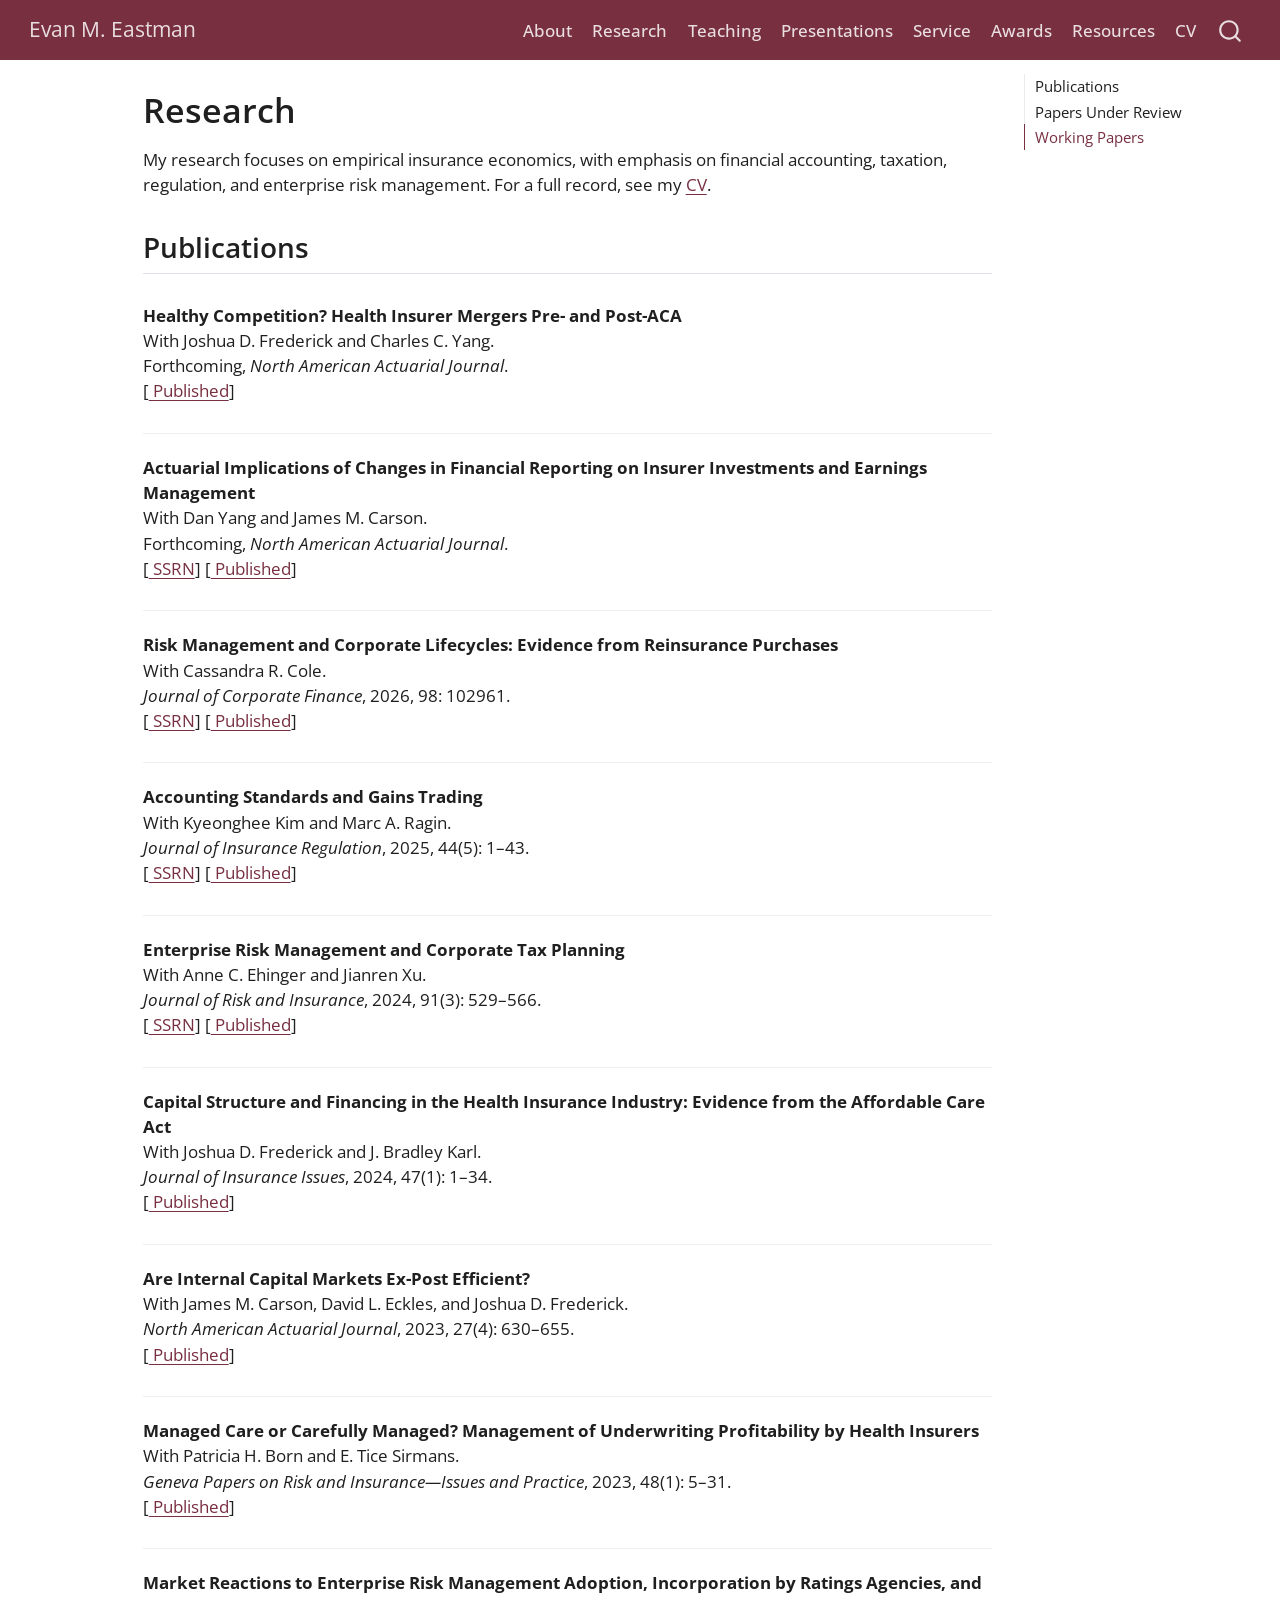
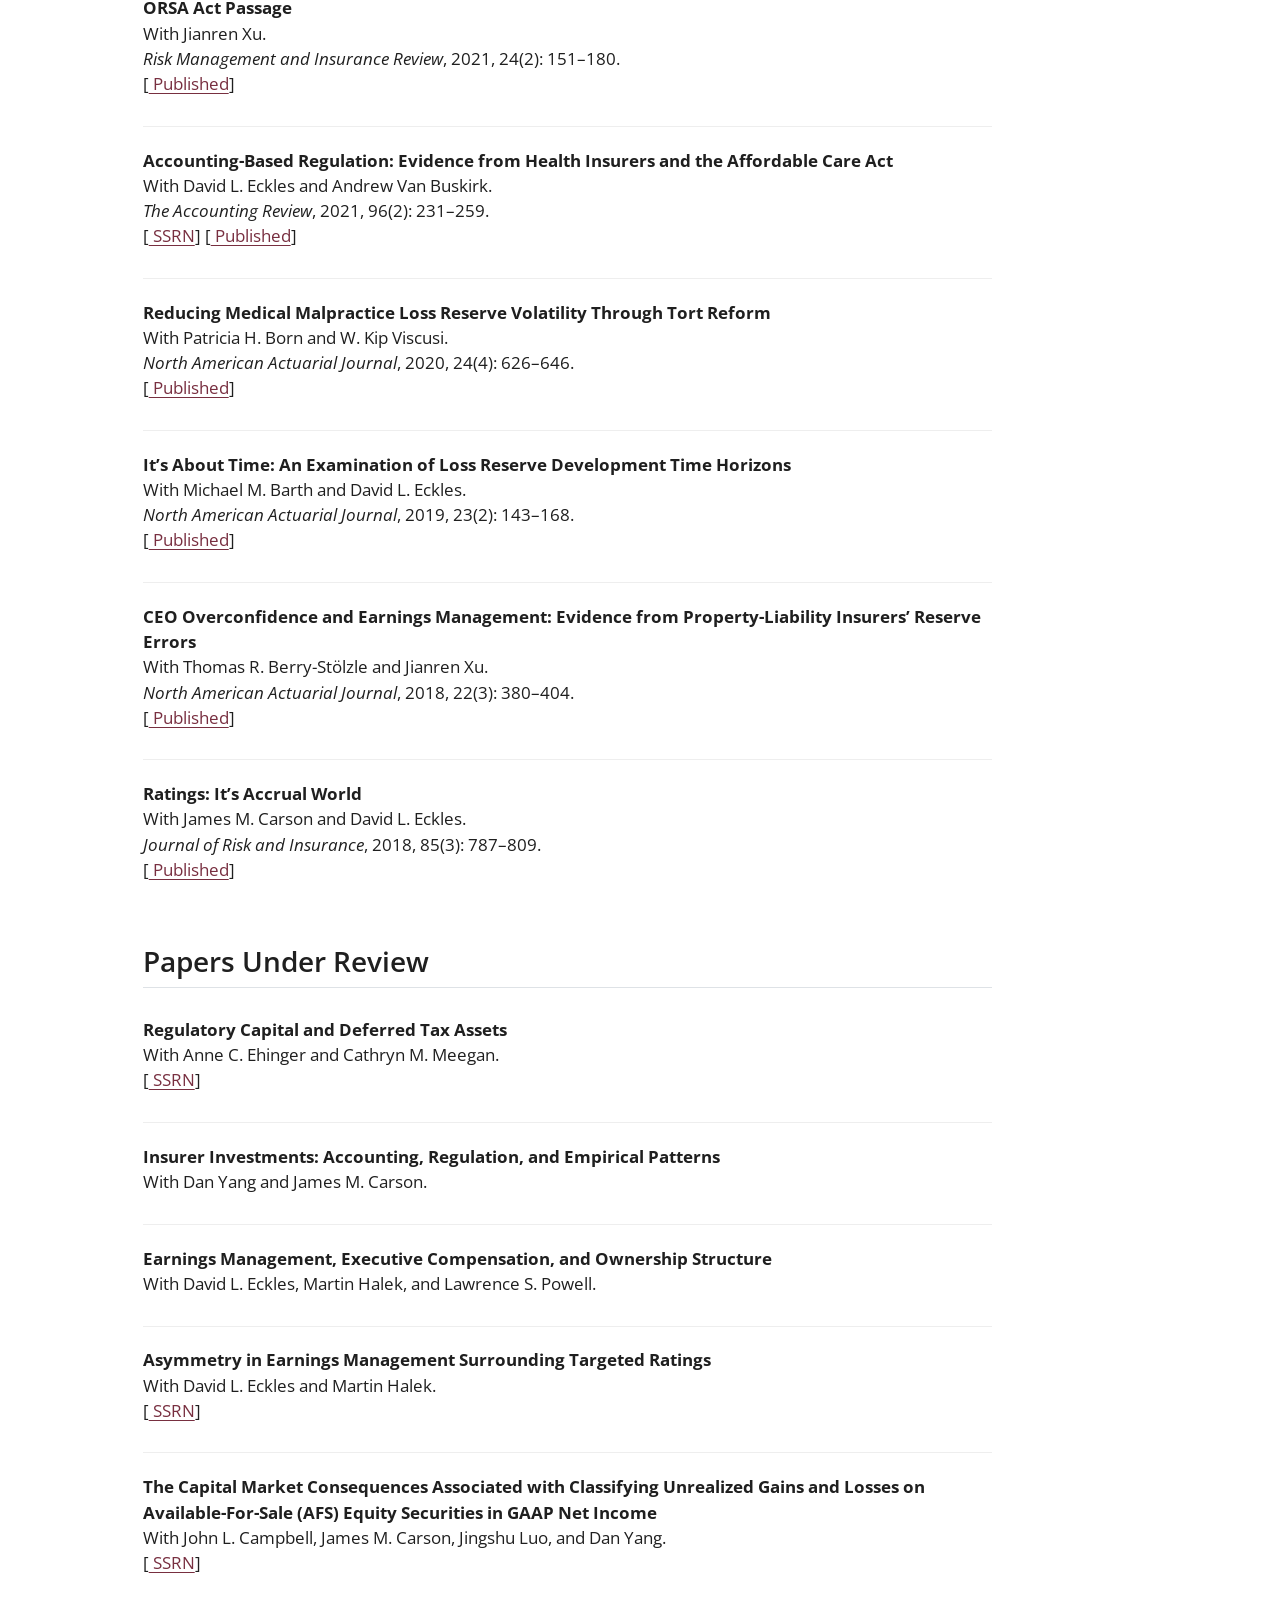
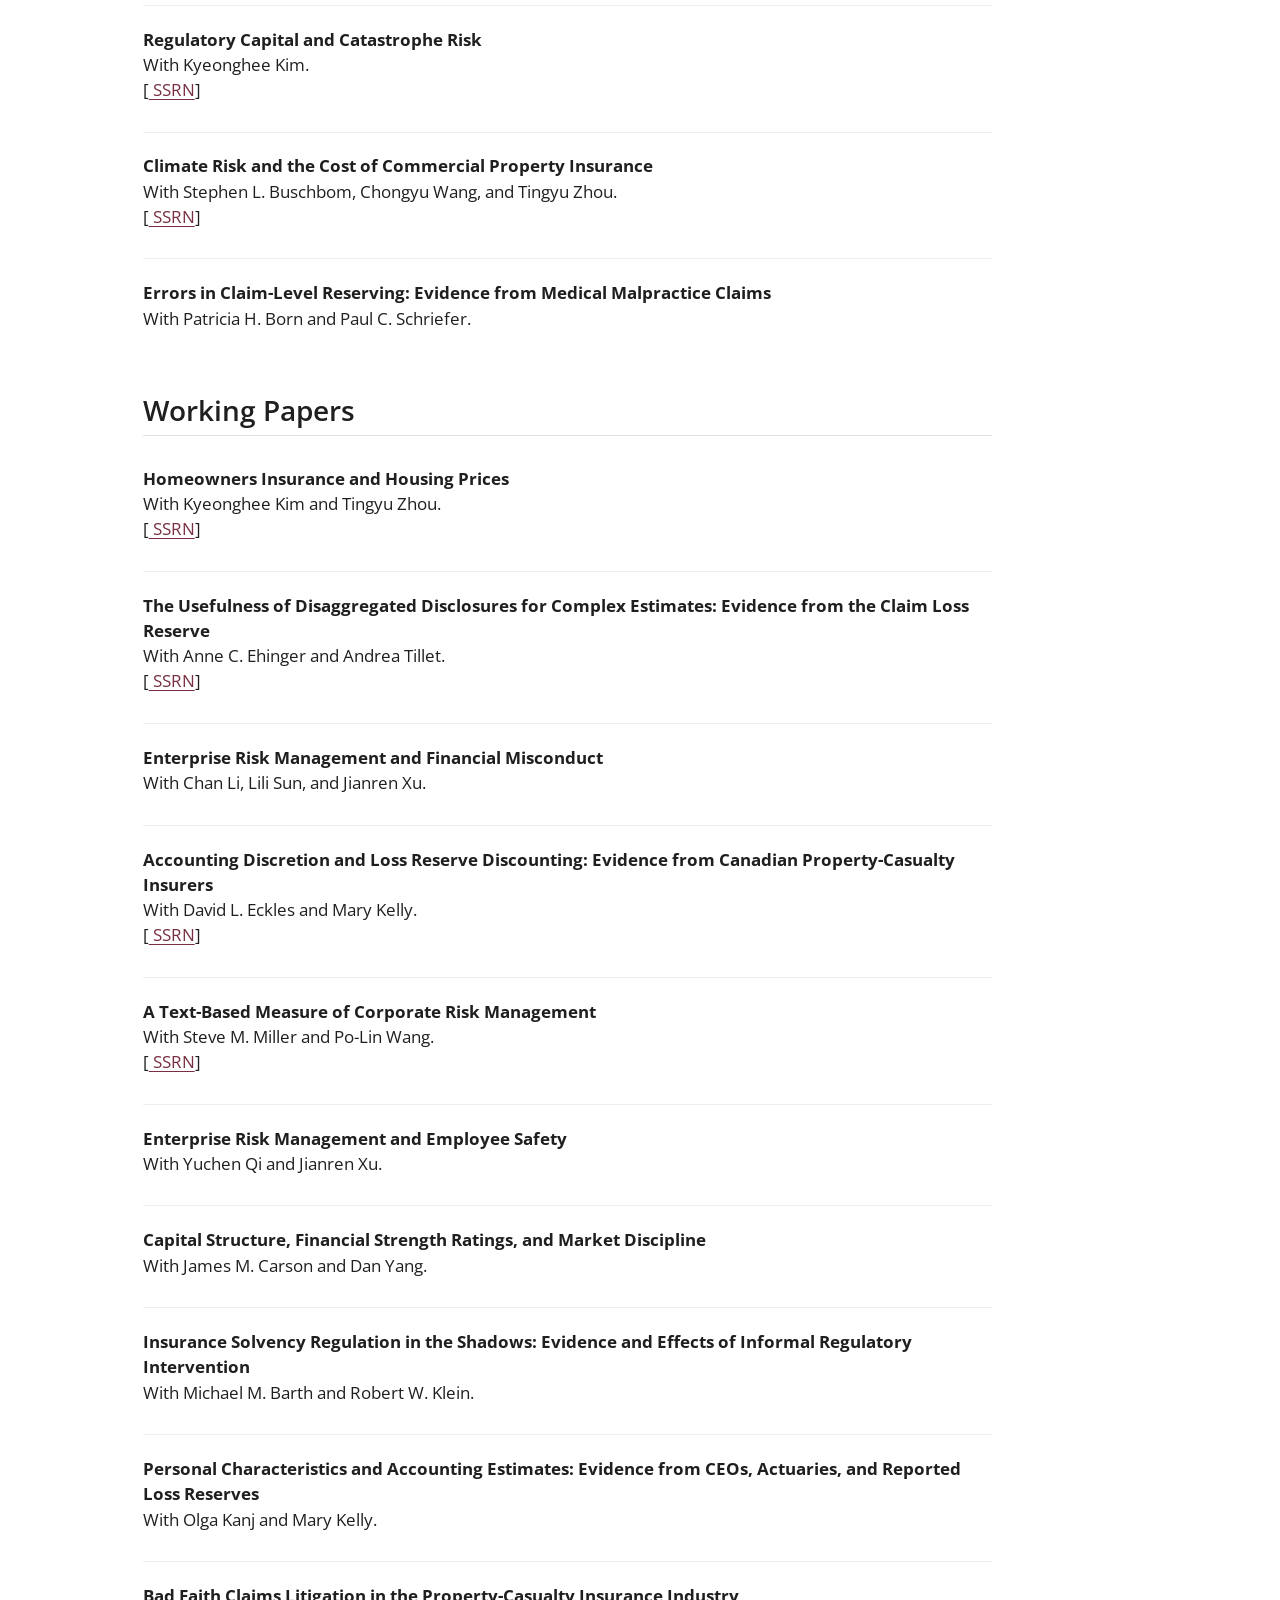
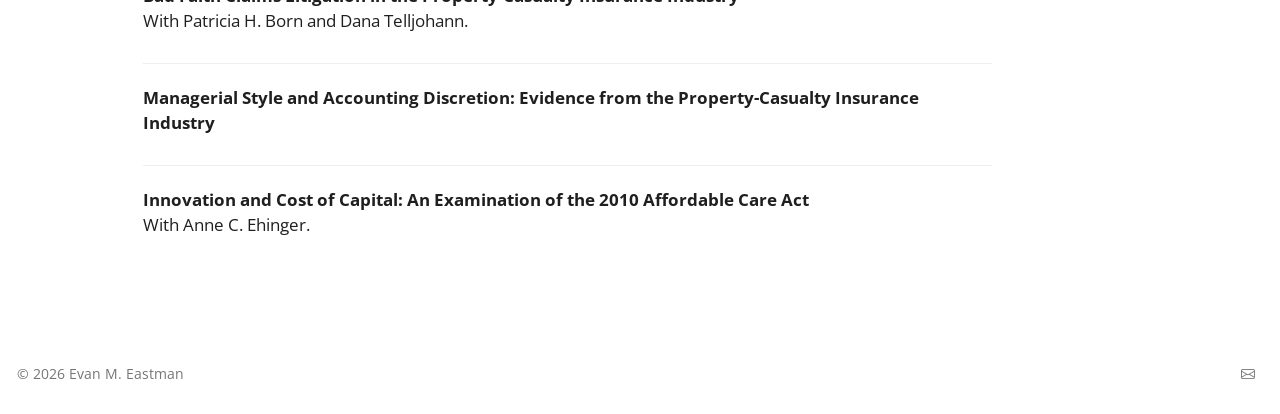
<file: research.html>
<!DOCTYPE html>
<html xmlns="http://www.w3.org/1999/xhtml" lang="en" xml:lang="en"><head>

<meta charset="utf-8">
<meta name="generator" content="quarto-1.9.37">

<meta name="viewport" content="width=device-width, initial-scale=1.0, user-scalable=yes">


<title>Research – Evan M. Eastman</title>
<style>
/* Default styles provided by pandoc.
** See https://pandoc.org/MANUAL.html#variables-for-html for config info.
*/
code{white-space: pre-wrap;}
span.smallcaps{font-variant: small-caps;}
div.columns{display: flex; gap: min(4vw, 1.5em);}
div.column{flex: auto; overflow-x: auto;}
div.hanging-indent{margin-left: 1.5em; text-indent: -1.5em;}
ul.task-list{list-style: none;}
ul.task-list li input[type="checkbox"] {
  width: 0.8em;
  margin: 0 0.8em 0.2em -1em; /* quarto-specific, see https://github.com/quarto-dev/quarto-cli/issues/4556 */ 
  vertical-align: middle;
}
</style>


<script src="site_libs/quarto-nav/quarto-nav.js"></script>
<script src="site_libs/clipboard/clipboard.min.js"></script>
<script src="site_libs/quarto-search/autocomplete.umd.js"></script>
<script src="site_libs/quarto-search/fuse.min.js"></script>
<script src="site_libs/quarto-search/quarto-search.js"></script>
<meta name="quarto:offset" content="./">
<link href="./files/favicon.svg" rel="icon" type="image/svg+xml">
<script src="site_libs/quarto-html/quarto.js" type="module"></script>
<script src="site_libs/quarto-html/tabsets/tabsets.js" type="module"></script>
<script src="site_libs/quarto-html/popper.min.js"></script>
<script src="site_libs/quarto-html/tippy.umd.min.js"></script>
<script src="site_libs/quarto-html/anchor.min.js"></script>
<link href="site_libs/quarto-html/tippy.css" rel="stylesheet">
<link href="site_libs/quarto-html/quarto-syntax-highlighting-7f8f88aac4f3542376d5c11b86a4c14d.css" rel="stylesheet" id="quarto-text-highlighting-styles">
<script src="site_libs/bootstrap/bootstrap.min.js"></script>
<link href="site_libs/bootstrap/bootstrap-icons.css" rel="stylesheet">
<link href="site_libs/bootstrap/bootstrap-ce12321af943040bbb36252c438639cf.min.css" rel="stylesheet" append-hash="true" id="quarto-bootstrap" data-mode="light">
<script src="site_libs/quarto-contrib/iconify-3.0.0/iconify-icon.min.js"></script>
<script id="quarto-search-options" type="application/json">{
  "location": "navbar",
  "copy-button": false,
  "collapse-after": 3,
  "panel-placement": "end",
  "type": "overlay",
  "limit": 50,
  "keyboard-shortcut": [
    "f",
    "/",
    "s"
  ],
  "show-item-context": false,
  "language": {
    "search-no-results-text": "No results",
    "search-matching-documents-text": "matching documents",
    "search-copy-link-title": "Copy link to search",
    "search-hide-matches-text": "Hide additional matches",
    "search-more-match-text": "more match in this document",
    "search-more-matches-text": "more matches in this document",
    "search-clear-button-title": "Clear",
    "search-text-placeholder": "",
    "search-detached-cancel-button-title": "Cancel",
    "search-submit-button-title": "Submit",
    "search-label": "Search"
  }
}</script>
<link rel="preconnect" href="https://fonts.googleapis.com">
<link rel="preconnect" href="https://fonts.gstatic.com" crossorigin="">
<link rel="stylesheet" href="https://fonts.googleapis.com/css2?family=Open+Sans:ital,wght@0,400;0,600;0,700;1,400&amp;display=swap">
<!-- Cloudflare Web Analytics -->
<script defer="" src="https://static.cloudflareinsights.com/beacon.min.js" data-cf-beacon="{&quot;token&quot;: &quot;0950ae9b45944aa088847628e5375268&quot;}"></script>
<!-- End Cloudflare Web Analytics -->


</head>

<body class="nav-fixed quarto-light">

<div id="quarto-search-results"></div>
  <header id="quarto-header" class="headroom fixed-top">
    <nav class="navbar navbar-expand-lg " data-bs-theme="dark">
      <div class="navbar-container container-fluid">
      <div class="navbar-brand-container mx-auto">
    <a class="navbar-brand" href="./index.html">
    <span class="navbar-title">Evan M. Eastman</span>
    </a>
  </div>
            <div id="quarto-search" class="" title="Search"></div>
          <button class="navbar-toggler" type="button" data-bs-toggle="collapse" data-bs-target="#navbarCollapse" aria-controls="navbarCollapse" role="menu" aria-expanded="false" aria-label="Toggle navigation" onclick="if (window.quartoToggleHeadroom) { window.quartoToggleHeadroom(); }">
  <span class="navbar-toggler-icon"></span>
</button>
          <div class="collapse navbar-collapse" id="navbarCollapse">
            <ul class="navbar-nav navbar-nav-scroll ms-auto">
  <li class="nav-item">
    <a class="nav-link" href="./index.html"> 
<span class="menu-text">About</span></a>
  </li>  
  <li class="nav-item">
    <a class="nav-link active" href="./research.html" aria-current="page"> 
<span class="menu-text">Research</span></a>
  </li>  
  <li class="nav-item">
    <a class="nav-link" href="./teaching.html"> 
<span class="menu-text">Teaching</span></a>
  </li>  
  <li class="nav-item">
    <a class="nav-link" href="./presentations.html"> 
<span class="menu-text">Presentations</span></a>
  </li>  
  <li class="nav-item">
    <a class="nav-link" href="./service.html"> 
<span class="menu-text">Service</span></a>
  </li>  
  <li class="nav-item">
    <a class="nav-link" href="./awards.html"> 
<span class="menu-text">Awards</span></a>
  </li>  
  <li class="nav-item">
    <a class="nav-link" href="./resources.html"> 
<span class="menu-text">Resources</span></a>
  </li>  
  <li class="nav-item">
    <a class="nav-link" href="./cv.html"> 
<span class="menu-text">CV</span></a>
  </li>  
</ul>
          </div> <!-- /navcollapse -->
            <div class="quarto-navbar-tools">
</div>
      </div> <!-- /container-fluid -->
    </nav>
</header>
<!-- content -->
<div id="quarto-content" class="quarto-container page-columns page-rows-contents page-layout-article page-navbar">
<!-- sidebar -->
<!-- margin-sidebar -->
    <div id="quarto-margin-sidebar" class="sidebar margin-sidebar">
        <nav id="TOC" role="doc-toc" class="toc-active">
   
  <ul>
  <li><a href="#publications" id="toc-publications" class="nav-link active" data-scroll-target="#publications">Publications</a></li>
  <li><a href="#papers-under-review" id="toc-papers-under-review" class="nav-link" data-scroll-target="#papers-under-review">Papers Under Review</a></li>
  <li><a href="#working-papers" id="toc-working-papers" class="nav-link" data-scroll-target="#working-papers">Working Papers</a></li>
  </ul>
</nav>
    </div>
<!-- main -->
<main class="content" id="quarto-document-content">

<header id="title-block-header" class="quarto-title-block default">
<div class="quarto-title">
<h1 class="title">Research</h1>
</div>



<div class="quarto-title-meta">

    
  
    
  </div>
  


</header>


<p>My research focuses on empirical insurance economics, with emphasis on financial accounting, taxation, regulation, and enterprise risk management. For a full record, see my <a href="./cv.html">CV</a>.</p>
<section id="publications" class="level2">
<h2 class="anchored" data-anchor-id="publications">Publications</h2>
<div class="pub-entry">
<p><strong>Healthy Competition? Health Insurer Mergers Pre- and Post-ACA</strong><br> With Joshua D. Frederick and Charles C. Yang.<br> Forthcoming, <em>North American Actuarial Journal</em>.<br> [<a href="https://doi.org/10.1080/10920277.2026.2664596"><iconify-icon role="img" inline="" icon="academicons:doi" aria-label="Icon doi from academicons Iconify.design set." title="Icon doi from academicons Iconify.design set."></iconify-icon> Published</a>]</p>
</div>
<div class="pub-entry">
<p><strong>Actuarial Implications of Changes in Financial Reporting on Insurer Investments and Earnings Management</strong><br> With Dan Yang and James M. Carson.<br> Forthcoming, <em>North American Actuarial Journal</em>.<br> [<a href="https://papers.ssrn.com/sol3/papers.cfm?abstract_id=5268327"><iconify-icon role="img" inline="" icon="academicons:ssrn" aria-label="Icon ssrn from academicons Iconify.design set." title="Icon ssrn from academicons Iconify.design set."></iconify-icon> SSRN</a>] [<a href="https://doi.org/10.1080/10920277.2026.2639547"><iconify-icon role="img" inline="" icon="academicons:doi" aria-label="Icon doi from academicons Iconify.design set." title="Icon doi from academicons Iconify.design set."></iconify-icon> Published</a>]</p>
</div>
<div class="pub-entry">
<p><strong>Risk Management and Corporate Lifecycles: Evidence from Reinsurance Purchases</strong><br> With Cassandra R. Cole.<br> <em>Journal of Corporate Finance</em>, 2026, 98: 102961.<br> [<a href="https://papers.ssrn.com/sol3/papers.cfm?abstract_id=4608575"><iconify-icon role="img" inline="" icon="academicons:ssrn" aria-label="Icon ssrn from academicons Iconify.design set." title="Icon ssrn from academicons Iconify.design set."></iconify-icon> SSRN</a>] [<a href="https://www.sciencedirect.com/science/article/abs/pii/S0929119926000192"><iconify-icon role="img" inline="" icon="academicons:doi" aria-label="Icon doi from academicons Iconify.design set." title="Icon doi from academicons Iconify.design set."></iconify-icon> Published</a>]</p>
</div>
<div class="pub-entry">
<p><strong>Accounting Standards and Gains Trading</strong><br> With Kyeonghee Kim and Marc A. Ragin.<br> <em>Journal of Insurance Regulation</em>, 2025, 44(5): 1–43.<br> [<a href="https://papers.ssrn.com/sol3/papers.cfm?abstract_id=3969335"><iconify-icon role="img" inline="" icon="academicons:ssrn" aria-label="Icon ssrn from academicons Iconify.design set." title="Icon ssrn from academicons Iconify.design set."></iconify-icon> SSRN</a>] [<a href="https://content.naic.org/research/jir/accounting-standards-and-gains-trading"><iconify-icon role="img" inline="" icon="academicons:doi" aria-label="Icon doi from academicons Iconify.design set." title="Icon doi from academicons Iconify.design set."></iconify-icon> Published</a>]</p>
</div>
<div class="pub-entry">
<p><strong>Enterprise Risk Management and Corporate Tax Planning</strong><br> With Anne C. Ehinger and Jianren Xu.<br> <em>Journal of Risk and Insurance</em>, 2024, 91(3): 529–566.<br> [<a href="https://papers.ssrn.com/sol3/papers.cfm?abstract_id=3717865"><iconify-icon role="img" inline="" icon="academicons:ssrn" aria-label="Icon ssrn from academicons Iconify.design set." title="Icon ssrn from academicons Iconify.design set."></iconify-icon> SSRN</a>] [<a href="https://doi.org/10.1111/jori.12469"><iconify-icon role="img" inline="" icon="academicons:doi" aria-label="Icon doi from academicons Iconify.design set." title="Icon doi from academicons Iconify.design set."></iconify-icon> Published</a>]</p>
</div>
<div class="pub-entry">
<p><strong>Capital Structure and Financing in the Health Insurance Industry: Evidence from the Affordable Care Act</strong><br> With Joshua D. Frederick and J. Bradley Karl.<br> <em>Journal of Insurance Issues</em>, 2024, 47(1): 1–34.<br> [<a href="https://www.jstor.org/stable/48770672"><iconify-icon role="img" inline="" icon="academicons:doi" aria-label="Icon doi from academicons Iconify.design set." title="Icon doi from academicons Iconify.design set."></iconify-icon> Published</a>]</p>
</div>
<div class="pub-entry">
<p><strong>Are Internal Capital Markets Ex-Post Efficient?</strong><br> With James M. Carson, David L. Eckles, and Joshua D. Frederick.<br> <em>North American Actuarial Journal</em>, 2023, 27(4): 630–655.<br> [<a href="https://doi.org/10.1080/10920277.2022.2126373"><iconify-icon role="img" inline="" icon="academicons:doi" aria-label="Icon doi from academicons Iconify.design set." title="Icon doi from academicons Iconify.design set."></iconify-icon> Published</a>]</p>
</div>
<div class="pub-entry">
<p><strong>Managed Care or Carefully Managed? Management of Underwriting Profitability by Health Insurers</strong><br> With Patricia H. Born and E. Tice Sirmans.<br> <em>Geneva Papers on Risk and Insurance—Issues and Practice</em>, 2023, 48(1): 5–31.<br> [<a href="https://doi.org/10.1057/s41288-021-00239-1"><iconify-icon role="img" inline="" icon="academicons:doi" aria-label="Icon doi from academicons Iconify.design set." title="Icon doi from academicons Iconify.design set."></iconify-icon> Published</a>]</p>
</div>
<div class="pub-entry">
<p><strong>Market Reactions to Enterprise Risk Management Adoption, Incorporation by Ratings Agencies, and ORSA Act Passage</strong><br> With Jianren Xu.<br> <em>Risk Management and Insurance Review</em>, 2021, 24(2): 151–180.<br> [<a href="https://doi.org/10.1111/rmir.12170"><iconify-icon role="img" inline="" icon="academicons:doi" aria-label="Icon doi from academicons Iconify.design set." title="Icon doi from academicons Iconify.design set."></iconify-icon> Published</a>]</p>
</div>
<div class="pub-entry">
<p><strong>Accounting-Based Regulation: Evidence from Health Insurers and the Affordable Care Act</strong><br> With David L. Eckles and Andrew Van Buskirk.<br> <em>The Accounting Review</em>, 2021, 96(2): 231–259.<br> [<a href="https://papers.ssrn.com/sol3/papers.cfm?abstract_id=3282300"><iconify-icon role="img" inline="" icon="academicons:ssrn" aria-label="Icon ssrn from academicons Iconify.design set." title="Icon ssrn from academicons Iconify.design set."></iconify-icon> SSRN</a>] [<a href="https://doi.org/10.2308/tar-2019-0173"><iconify-icon role="img" inline="" icon="academicons:doi" aria-label="Icon doi from academicons Iconify.design set." title="Icon doi from academicons Iconify.design set."></iconify-icon> Published</a>]</p>
</div>
<div class="pub-entry">
<p><strong>Reducing Medical Malpractice Loss Reserve Volatility Through Tort Reform</strong><br> With Patricia H. Born and W. Kip Viscusi.<br> <em>North American Actuarial Journal</em>, 2020, 24(4): 626–646.<br> [<a href="https://doi.org/10.1080/10920277.2020.1733616"><iconify-icon role="img" inline="" icon="academicons:doi" aria-label="Icon doi from academicons Iconify.design set." title="Icon doi from academicons Iconify.design set."></iconify-icon> Published</a>]</p>
</div>
<div class="pub-entry">
<p><strong>It’s About Time: An Examination of Loss Reserve Development Time Horizons</strong><br> With Michael M. Barth and David L. Eckles.<br> <em>North American Actuarial Journal</em>, 2019, 23(2): 143–168.<br> [<a href="https://doi.org/10.1080/10920277.2018.1538804"><iconify-icon role="img" inline="" icon="academicons:doi" aria-label="Icon doi from academicons Iconify.design set." title="Icon doi from academicons Iconify.design set."></iconify-icon> Published</a>]</p>
</div>
<div class="pub-entry">
<p><strong>CEO Overconfidence and Earnings Management: Evidence from Property-Liability Insurers’ Reserve Errors</strong><br> With Thomas R. Berry-Stölzle and Jianren Xu.<br> <em>North American Actuarial Journal</em>, 2018, 22(3): 380–404.<br> [<a href="https://doi.org/10.1080/10920277.2017.1421977"><iconify-icon role="img" inline="" icon="academicons:doi" aria-label="Icon doi from academicons Iconify.design set." title="Icon doi from academicons Iconify.design set."></iconify-icon> Published</a>]</p>
</div>
<div class="pub-entry">
<p><strong>Ratings: It’s Accrual World</strong><br> With James M. Carson and David L. Eckles.<br> <em>Journal of Risk and Insurance</em>, 2018, 85(3): 787–809.<br> [<a href="https://doi.org/10.1111/jori.12179"><iconify-icon role="img" inline="" icon="academicons:doi" aria-label="Icon doi from academicons Iconify.design set." title="Icon doi from academicons Iconify.design set."></iconify-icon> Published</a>]</p>
</div>
</section>
<section id="papers-under-review" class="level2">
<h2 class="anchored" data-anchor-id="papers-under-review">Papers Under Review</h2>
<div class="pub-entry">
<p><strong>Regulatory Capital and Deferred Tax Assets</strong><br> With Anne C. Ehinger and Cathryn M. Meegan.<br> [<a href="https://papers.ssrn.com/sol3/papers.cfm?abstract_id=3461346"><iconify-icon role="img" inline="" icon="academicons:ssrn" aria-label="Icon ssrn from academicons Iconify.design set." title="Icon ssrn from academicons Iconify.design set."></iconify-icon> SSRN</a>]</p>
</div>
<div class="pub-entry">
<p><strong>Insurer Investments: Accounting, Regulation, and Empirical Patterns</strong><br> With Dan Yang and James M. Carson.</p>
</div>
<div class="pub-entry">
<p><strong>Earnings Management, Executive Compensation, and Ownership Structure</strong><br> With David L. Eckles, Martin Halek, and Lawrence S. Powell.</p>
</div>
<div class="pub-entry">
<p><strong>Asymmetry in Earnings Management Surrounding Targeted Ratings</strong><br> With David L. Eckles and Martin Halek.<br> [<a href="https://papers.ssrn.com/sol3/papers.cfm?abstract_id=3846968"><iconify-icon role="img" inline="" icon="academicons:ssrn" aria-label="Icon ssrn from academicons Iconify.design set." title="Icon ssrn from academicons Iconify.design set."></iconify-icon> SSRN</a>]</p>
</div>
<div class="pub-entry">
<p><strong>The Capital Market Consequences Associated with Classifying Unrealized Gains and Losses on Available-For-Sale (AFS) Equity Securities in GAAP Net Income</strong><br> With John L. Campbell, James M. Carson, Jingshu Luo, and Dan Yang.<br> [<a href="https://papers.ssrn.com/sol3/papers.cfm?abstract_id=4032821"><iconify-icon role="img" inline="" icon="academicons:ssrn" aria-label="Icon ssrn from academicons Iconify.design set." title="Icon ssrn from academicons Iconify.design set."></iconify-icon> SSRN</a>]</p>
</div>
<div class="pub-entry">
<p><strong>Regulatory Capital and Catastrophe Risk</strong><br> With Kyeonghee Kim.<br> [<a href="https://papers.ssrn.com/sol3/papers.cfm?abstract_id=4468543"><iconify-icon role="img" inline="" icon="academicons:ssrn" aria-label="Icon ssrn from academicons Iconify.design set." title="Icon ssrn from academicons Iconify.design set."></iconify-icon> SSRN</a>]</p>
</div>
<div class="pub-entry">
<p><strong>Climate Risk and the Cost of Commercial Property Insurance</strong><br> With Stephen L. Buschbom, Chongyu Wang, and Tingyu Zhou.<br> [<a href="https://papers.ssrn.com/sol3/papers.cfm?abstract_id=5841862"><iconify-icon role="img" inline="" icon="academicons:ssrn" aria-label="Icon ssrn from academicons Iconify.design set." title="Icon ssrn from academicons Iconify.design set."></iconify-icon> SSRN</a>]</p>
</div>
<div class="pub-entry">
<p><strong>Errors in Claim-Level Reserving: Evidence from Medical Malpractice Claims</strong><br> With Patricia H. Born and Paul C. Schriefer.</p>
</div>
</section>
<section id="working-papers" class="level2">
<h2 class="anchored" data-anchor-id="working-papers">Working Papers</h2>
<div class="pub-entry">
<p><strong>Homeowners Insurance and Housing Prices</strong><br> With Kyeonghee Kim and Tingyu Zhou.<br> [<a href="https://papers.ssrn.com/sol3/papers.cfm?abstract_id=4852702"><iconify-icon role="img" inline="" icon="academicons:ssrn" aria-label="Icon ssrn from academicons Iconify.design set." title="Icon ssrn from academicons Iconify.design set."></iconify-icon> SSRN</a>]</p>
</div>
<div class="pub-entry">
<p><strong>The Usefulness of Disaggregated Disclosures for Complex Estimates: Evidence from the Claim Loss Reserve</strong><br> With Anne C. Ehinger and Andrea Tillet.<br> [<a href="https://papers.ssrn.com/sol3/papers.cfm?abstract_id=4447626"><iconify-icon role="img" inline="" icon="academicons:ssrn" aria-label="Icon ssrn from academicons Iconify.design set." title="Icon ssrn from academicons Iconify.design set."></iconify-icon> SSRN</a>]</p>
</div>
<div class="pub-entry">
<p><strong>Enterprise Risk Management and Financial Misconduct</strong><br> With Chan Li, Lili Sun, and Jianren Xu.</p>
</div>
<div class="pub-entry">
<p><strong>Accounting Discretion and Loss Reserve Discounting: Evidence from Canadian Property-Casualty Insurers</strong><br> With David L. Eckles and Mary Kelly.<br> [<a href="https://papers.ssrn.com/sol3/papers.cfm?abstract_id=4130633"><iconify-icon role="img" inline="" icon="academicons:ssrn" aria-label="Icon ssrn from academicons Iconify.design set." title="Icon ssrn from academicons Iconify.design set."></iconify-icon> SSRN</a>]</p>
</div>
<div class="pub-entry">
<p><strong>A Text-Based Measure of Corporate Risk Management</strong><br> With Steve M. Miller and Po-Lin Wang.<br> [<a href="https://papers.ssrn.com/sol3/papers.cfm?abstract_id=5624330"><iconify-icon role="img" inline="" icon="academicons:ssrn" aria-label="Icon ssrn from academicons Iconify.design set." title="Icon ssrn from academicons Iconify.design set."></iconify-icon> SSRN</a>]</p>
</div>
<div class="pub-entry">
<p><strong>Enterprise Risk Management and Employee Safety</strong><br> With Yuchen Qi and Jianren Xu.</p>
</div>
<div class="pub-entry">
<p><strong>Capital Structure, Financial Strength Ratings, and Market Discipline</strong><br> With James M. Carson and Dan Yang.</p>
</div>
<div class="pub-entry">
<p><strong>Insurance Solvency Regulation in the Shadows: Evidence and Effects of Informal Regulatory Intervention</strong><br> With Michael M. Barth and Robert W. Klein.</p>
</div>
<div class="pub-entry">
<p><strong>Personal Characteristics and Accounting Estimates: Evidence from CEOs, Actuaries, and Reported Loss Reserves</strong><br> With Olga Kanj and Mary Kelly.</p>
</div>
<div class="pub-entry">
<p><strong>Bad Faith Claims Litigation in the Property-Casualty Insurance Industry</strong><br> With Patricia H. Born and Dana Telljohann.</p>
</div>
<div class="pub-entry">
<p><strong>Managerial Style and Accounting Discretion: Evidence from the Property-Casualty Insurance Industry</strong></p>
</div>
<div class="pub-entry">
<p><strong>Innovation and Cost of Capital: An Examination of the 2010 Affordable Care Act</strong><br> With Anne C. Ehinger.</p>
</div>


</section>

</main> <!-- /main -->
<script id="quarto-html-after-body" type="application/javascript">
  window.document.addEventListener("DOMContentLoaded", function (event) {
    const icon = "";
    const anchorJS = new window.AnchorJS();
    anchorJS.options = {
      placement: 'right',
      icon: icon
    };
    anchorJS.add('.anchored');
    const isCodeAnnotation = (el) => {
      for (const clz of el.classList) {
        if (clz.startsWith('code-annotation-')) {                     
          return true;
        }
      }
      return false;
    }
    const onCopySuccess = function(e) {
      // button target
      const button = e.trigger;
      // don't keep focus
      button.blur();
      // flash "checked"
      button.classList.add('code-copy-button-checked');
      var currentTitle = button.getAttribute("title");
      button.setAttribute("title", "Copied!");
      let tooltip;
      if (window.bootstrap) {
        button.setAttribute("data-bs-toggle", "tooltip");
        button.setAttribute("data-bs-placement", "left");
        button.setAttribute("data-bs-title", "Copied!");
        tooltip = new bootstrap.Tooltip(button, 
          { trigger: "manual", 
            customClass: "code-copy-button-tooltip",
            offset: [0, -8]});
        tooltip.show();    
      }
      setTimeout(function() {
        if (tooltip) {
          tooltip.hide();
          button.removeAttribute("data-bs-title");
          button.removeAttribute("data-bs-toggle");
          button.removeAttribute("data-bs-placement");
        }
        button.setAttribute("title", currentTitle);
        button.classList.remove('code-copy-button-checked');
      }, 1000);
      // clear code selection
      e.clearSelection();
    }
    const getTextToCopy = function(trigger) {
      const outerScaffold = trigger.parentElement.cloneNode(true);
      const codeEl = outerScaffold.querySelector('code');
      for (const childEl of codeEl.children) {
        if (isCodeAnnotation(childEl)) {
          childEl.remove();
        }
      }
      return codeEl.innerText;
    }
    const clipboard = new window.ClipboardJS('.code-copy-button:not([data-in-quarto-modal])', {
      text: getTextToCopy
    });
    clipboard.on('success', onCopySuccess);
    if (window.document.getElementById('quarto-embedded-source-code-modal')) {
      const clipboardModal = new window.ClipboardJS('.code-copy-button[data-in-quarto-modal]', {
        text: getTextToCopy,
        container: window.document.getElementById('quarto-embedded-source-code-modal')
      });
      clipboardModal.on('success', onCopySuccess);
    }
      var localhostRegex = new RegExp(/^(?:http|https):\/\/localhost\:?[0-9]*\//);
      var mailtoRegex = new RegExp(/^mailto:/);
        var filterRegex = new RegExp("https:\/\/evaneastman\.com");
      var isInternal = (href) => {
          return filterRegex.test(href) || localhostRegex.test(href) || mailtoRegex.test(href);
      }
      // Inspect non-navigation links and adorn them if external
     var links = window.document.querySelectorAll('a[href]:not(.nav-link):not(.navbar-brand):not(.toc-action):not(.sidebar-link):not(.sidebar-item-toggle):not(.pagination-link):not(.no-external):not([aria-hidden]):not(.dropdown-item):not(.quarto-navigation-tool):not(.about-link)');
      for (var i=0; i<links.length; i++) {
        const link = links[i];
        if (!isInternal(link.href)) {
          // undo the damage that might have been done by quarto-nav.js in the case of
          // links that we want to consider external
          if (link.dataset.originalHref !== undefined) {
            link.href = link.dataset.originalHref;
          }
        }
      }
    function tippyHover(el, contentFn, onTriggerFn, onUntriggerFn) {
      const config = {
        allowHTML: true,
        maxWidth: 500,
        delay: 100,
        arrow: false,
        appendTo: function(el) {
            return el.parentElement;
        },
        interactive: true,
        interactiveBorder: 10,
        theme: 'quarto',
        placement: 'bottom-start',
      };
      if (contentFn) {
        config.content = contentFn;
      }
      if (onTriggerFn) {
        config.onTrigger = onTriggerFn;
      }
      if (onUntriggerFn) {
        config.onUntrigger = onUntriggerFn;
      }
      window.tippy(el, config); 
    }
    const noterefs = window.document.querySelectorAll('a[role="doc-noteref"]');
    for (var i=0; i<noterefs.length; i++) {
      const ref = noterefs[i];
      tippyHover(ref, function() {
        // use id or data attribute instead here
        let href = ref.getAttribute('data-footnote-href') || ref.getAttribute('href');
        try { href = new URL(href).hash; } catch {}
        const id = href.replace(/^#\/?/, "");
        const note = window.document.getElementById(id);
        if (note) {
          return note.innerHTML;
        } else {
          return "";
        }
      });
    }
    const xrefs = window.document.querySelectorAll('a.quarto-xref');
    const processXRef = (id, note) => {
      // Strip column container classes
      const stripColumnClz = (el) => {
        el.classList.remove("page-full", "page-columns");
        if (el.children) {
          for (const child of el.children) {
            stripColumnClz(child);
          }
        }
      }
      stripColumnClz(note)
      if (id === null || id.startsWith('sec-')) {
        // Special case sections, only their first couple elements
        const container = document.createElement("div");
        if (note.children && note.children.length > 2) {
          container.appendChild(note.children[0].cloneNode(true));
          for (let i = 1; i < note.children.length; i++) {
            const child = note.children[i];
            if (child.tagName === "P" && child.innerText === "") {
              continue;
            } else {
              container.appendChild(child.cloneNode(true));
              break;
            }
          }
          if (window.Quarto?.typesetMath) {
            window.Quarto.typesetMath(container);
          }
          return container.innerHTML
        } else {
          if (window.Quarto?.typesetMath) {
            window.Quarto.typesetMath(note);
          }
          return note.innerHTML;
        }
      } else {
        // Remove any anchor links if they are present
        const anchorLink = note.querySelector('a.anchorjs-link');
        if (anchorLink) {
          anchorLink.remove();
        }
        if (window.Quarto?.typesetMath) {
          window.Quarto.typesetMath(note);
        }
        if (note.classList.contains("callout")) {
          return note.outerHTML;
        } else {
          return note.innerHTML;
        }
      }
    }
    for (var i=0; i<xrefs.length; i++) {
      const xref = xrefs[i];
      tippyHover(xref, undefined, function(instance) {
        instance.disable();
        let url = xref.getAttribute('href');
        let hash = undefined; 
        if (url.startsWith('#')) {
          hash = url;
        } else {
          try { hash = new URL(url).hash; } catch {}
        }
        if (hash) {
          const id = hash.replace(/^#\/?/, "");
          const note = window.document.getElementById(id);
          if (note !== null) {
            try {
              const html = processXRef(id, note.cloneNode(true));
              instance.setContent(html);
            } finally {
              instance.enable();
              instance.show();
            }
          } else {
            // See if we can fetch this
            fetch(url.split('#')[0])
            .then(res => res.text())
            .then(html => {
              const parser = new DOMParser();
              const htmlDoc = parser.parseFromString(html, "text/html");
              const note = htmlDoc.getElementById(id);
              if (note !== null) {
                const html = processXRef(id, note);
                instance.setContent(html);
              } 
            }).finally(() => {
              instance.enable();
              instance.show();
            });
          }
        } else {
          // See if we can fetch a full url (with no hash to target)
          // This is a special case and we should probably do some content thinning / targeting
          fetch(url)
          .then(res => res.text())
          .then(html => {
            const parser = new DOMParser();
            const htmlDoc = parser.parseFromString(html, "text/html");
            const note = htmlDoc.querySelector('main.content');
            if (note !== null) {
              // This should only happen for chapter cross references
              // (since there is no id in the URL)
              // remove the first header
              if (note.children.length > 0 && note.children[0].tagName === "HEADER") {
                note.children[0].remove();
              }
              const html = processXRef(null, note);
              instance.setContent(html);
            } 
          }).finally(() => {
            instance.enable();
            instance.show();
          });
        }
      }, function(instance) {
      });
    }
        let selectedAnnoteEl;
        const selectorForAnnotation = ( cell, annotation) => {
          let cellAttr = 'data-code-cell="' + cell + '"';
          let lineAttr = 'data-code-annotation="' +  annotation + '"';
          const selector = 'span[' + cellAttr + '][' + lineAttr + ']';
          return selector;
        }
        const selectCodeLines = (annoteEl) => {
          const doc = window.document;
          const targetCell = annoteEl.getAttribute("data-target-cell");
          const targetAnnotation = annoteEl.getAttribute("data-target-annotation");
          const annoteSpan = window.document.querySelector(selectorForAnnotation(targetCell, targetAnnotation));
          const lines = annoteSpan.getAttribute("data-code-lines").split(",");
          const lineIds = lines.map((line) => {
            return targetCell + "-" + line;
          })
          let top = null;
          let height = null;
          let parent = null;
          if (lineIds.length > 0) {
              //compute the position of the single el (top and bottom and make a div)
              const el = window.document.getElementById(lineIds[0]);
              top = el.offsetTop;
              height = el.offsetHeight;
              parent = el.parentElement.parentElement;
            if (lineIds.length > 1) {
              const lastEl = window.document.getElementById(lineIds[lineIds.length - 1]);
              const bottom = lastEl.offsetTop + lastEl.offsetHeight;
              height = bottom - top;
            }
            if (top !== null && height !== null && parent !== null) {
              // cook up a div (if necessary) and position it 
              let div = window.document.getElementById("code-annotation-line-highlight");
              if (div === null) {
                div = window.document.createElement("div");
                div.setAttribute("id", "code-annotation-line-highlight");
                div.style.position = 'absolute';
                parent.appendChild(div);
              }
              div.style.top = top - 2 + "px";
              div.style.height = height + 4 + "px";
              div.style.left = 0;
              let gutterDiv = window.document.getElementById("code-annotation-line-highlight-gutter");
              if (gutterDiv === null) {
                gutterDiv = window.document.createElement("div");
                gutterDiv.setAttribute("id", "code-annotation-line-highlight-gutter");
                gutterDiv.style.position = 'absolute';
                const codeCell = window.document.getElementById(targetCell);
                const gutter = codeCell.querySelector('.code-annotation-gutter');
                gutter.appendChild(gutterDiv);
              }
              gutterDiv.style.top = top - 2 + "px";
              gutterDiv.style.height = height + 4 + "px";
            }
            selectedAnnoteEl = annoteEl;
          }
        };
        const unselectCodeLines = () => {
          const elementsIds = ["code-annotation-line-highlight", "code-annotation-line-highlight-gutter"];
          elementsIds.forEach((elId) => {
            const div = window.document.getElementById(elId);
            if (div) {
              div.remove();
            }
          });
          selectedAnnoteEl = undefined;
        };
          // Handle positioning of the toggle
      window.addEventListener(
        "resize",
        throttle(() => {
          elRect = undefined;
          if (selectedAnnoteEl) {
            selectCodeLines(selectedAnnoteEl);
          }
        }, 10)
      );
      function throttle(fn, ms) {
      let throttle = false;
      let timer;
        return (...args) => {
          if(!throttle) { // first call gets through
              fn.apply(this, args);
              throttle = true;
          } else { // all the others get throttled
              if(timer) clearTimeout(timer); // cancel #2
              timer = setTimeout(() => {
                fn.apply(this, args);
                timer = throttle = false;
              }, ms);
          }
        };
      }
        // Attach click handler to the DT
        const annoteDls = window.document.querySelectorAll('dt[data-target-cell]');
        for (const annoteDlNode of annoteDls) {
          annoteDlNode.addEventListener('click', (event) => {
            const clickedEl = event.target;
            if (clickedEl !== selectedAnnoteEl) {
              unselectCodeLines();
              const activeEl = window.document.querySelector('dt[data-target-cell].code-annotation-active');
              if (activeEl) {
                activeEl.classList.remove('code-annotation-active');
              }
              selectCodeLines(clickedEl);
              clickedEl.classList.add('code-annotation-active');
            } else {
              // Unselect the line
              unselectCodeLines();
              clickedEl.classList.remove('code-annotation-active');
            }
          });
        }
    const findCites = (el) => {
      const parentEl = el.parentElement;
      if (parentEl) {
        const cites = parentEl.dataset.cites;
        if (cites) {
          return {
            el,
            cites: cites.split(' ')
          };
        } else {
          return findCites(el.parentElement)
        }
      } else {
        return undefined;
      }
    };
    var bibliorefs = window.document.querySelectorAll('a[role="doc-biblioref"]');
    for (var i=0; i<bibliorefs.length; i++) {
      const ref = bibliorefs[i];
      const citeInfo = findCites(ref);
      if (citeInfo) {
        tippyHover(citeInfo.el, function() {
          var popup = window.document.createElement('div');
          citeInfo.cites.forEach(function(cite) {
            var citeDiv = window.document.createElement('div');
            citeDiv.classList.add('hanging-indent');
            citeDiv.classList.add('csl-entry');
            var biblioDiv = window.document.getElementById('ref-' + cite);
            if (biblioDiv) {
              citeDiv.innerHTML = biblioDiv.innerHTML;
            }
            popup.appendChild(citeDiv);
          });
          return popup.innerHTML;
        });
      }
    }
  });
  </script>
</div> <!-- /content -->
<footer class="footer">
  <div class="nav-footer">
    <div class="nav-footer-left">
<p>© 2026 Evan M. Eastman</p>
</div>   
    <div class="nav-footer-center">
      &nbsp;
    </div>
    <div class="nav-footer-right">
      <ul class="footer-items list-unstyled">
    <li class="nav-item compact">
    <a class="nav-link" href="mailto:eeastman@wertheim.fsu.edu">
      <i class="bi bi-envelope" role="img">
</i> 
    </a>
  </li>  
</ul>
    </div>
  </div>
</footer>




</body></html>
</file>
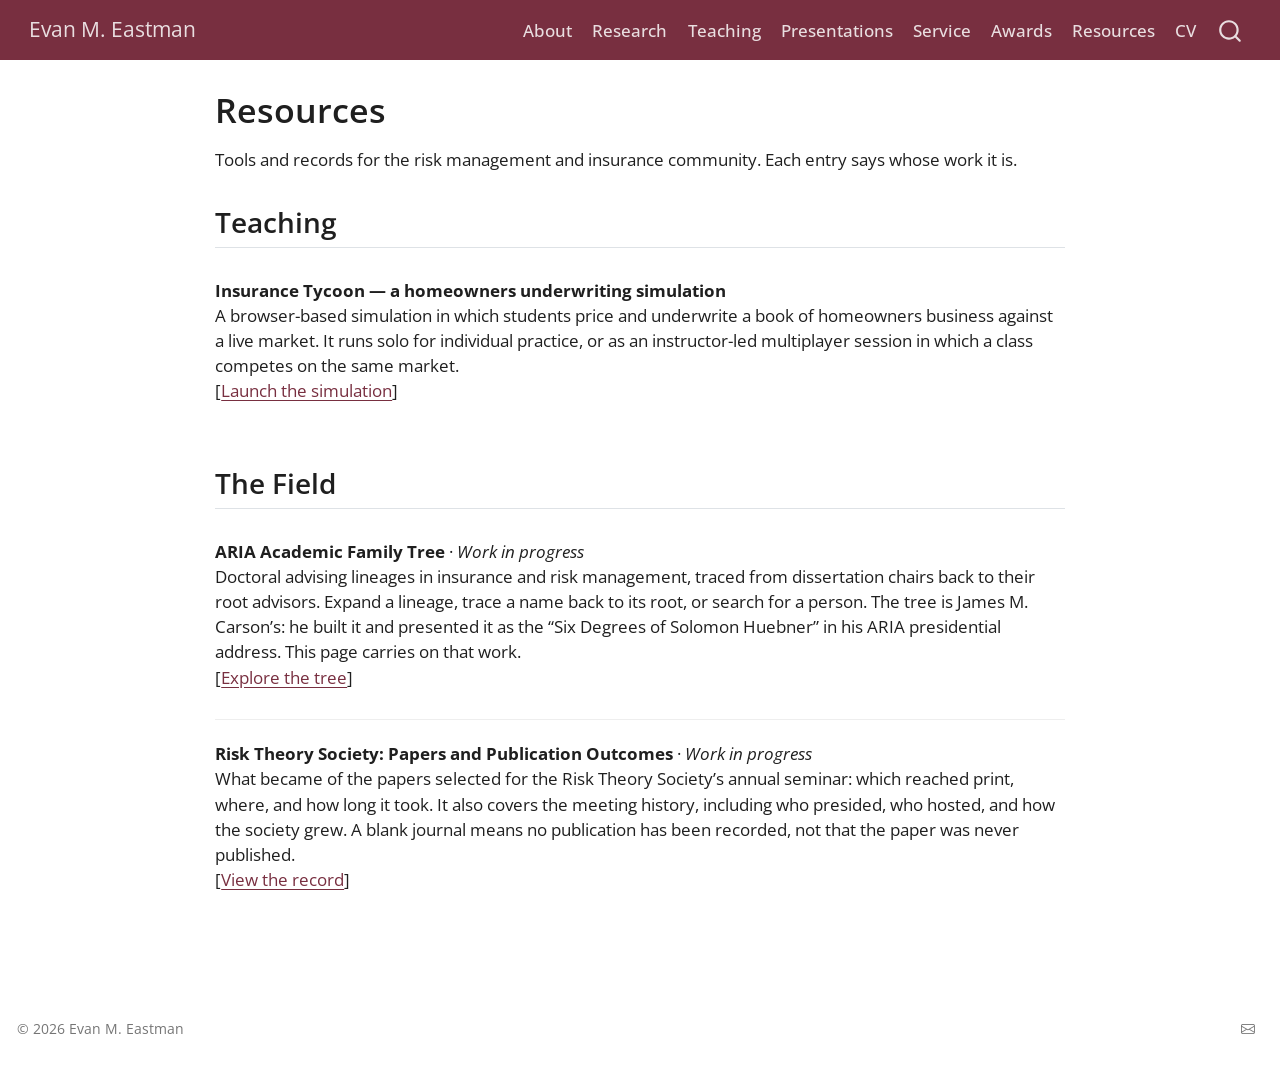
<file: resources.html>
<!DOCTYPE html>
<html xmlns="http://www.w3.org/1999/xhtml" lang="en" xml:lang="en"><head>

<meta charset="utf-8">
<meta name="generator" content="quarto-1.9.37">

<meta name="viewport" content="width=device-width, initial-scale=1.0, user-scalable=yes">


<title>Resources – Evan M. Eastman</title>
<style>
/* Default styles provided by pandoc.
** See https://pandoc.org/MANUAL.html#variables-for-html for config info.
*/
code{white-space: pre-wrap;}
span.smallcaps{font-variant: small-caps;}
div.columns{display: flex; gap: min(4vw, 1.5em);}
div.column{flex: auto; overflow-x: auto;}
div.hanging-indent{margin-left: 1.5em; text-indent: -1.5em;}
ul.task-list{list-style: none;}
ul.task-list li input[type="checkbox"] {
  width: 0.8em;
  margin: 0 0.8em 0.2em -1em; /* quarto-specific, see https://github.com/quarto-dev/quarto-cli/issues/4556 */ 
  vertical-align: middle;
}
</style>


<script src="site_libs/quarto-nav/quarto-nav.js"></script>
<script src="site_libs/clipboard/clipboard.min.js"></script>
<script src="site_libs/quarto-search/autocomplete.umd.js"></script>
<script src="site_libs/quarto-search/fuse.min.js"></script>
<script src="site_libs/quarto-search/quarto-search.js"></script>
<meta name="quarto:offset" content="./">
<link href="./files/favicon.svg" rel="icon" type="image/svg+xml">
<script src="site_libs/quarto-html/quarto.js" type="module"></script>
<script src="site_libs/quarto-html/tabsets/tabsets.js" type="module"></script>
<script src="site_libs/quarto-html/popper.min.js"></script>
<script src="site_libs/quarto-html/tippy.umd.min.js"></script>
<script src="site_libs/quarto-html/anchor.min.js"></script>
<link href="site_libs/quarto-html/tippy.css" rel="stylesheet">
<link href="site_libs/quarto-html/quarto-syntax-highlighting-7f8f88aac4f3542376d5c11b86a4c14d.css" rel="stylesheet" id="quarto-text-highlighting-styles">
<script src="site_libs/bootstrap/bootstrap.min.js"></script>
<link href="site_libs/bootstrap/bootstrap-icons.css" rel="stylesheet">
<link href="site_libs/bootstrap/bootstrap-ce12321af943040bbb36252c438639cf.min.css" rel="stylesheet" append-hash="true" id="quarto-bootstrap" data-mode="light">
<script id="quarto-search-options" type="application/json">{
  "location": "navbar",
  "copy-button": false,
  "collapse-after": 3,
  "panel-placement": "end",
  "type": "overlay",
  "limit": 50,
  "keyboard-shortcut": [
    "f",
    "/",
    "s"
  ],
  "show-item-context": false,
  "language": {
    "search-no-results-text": "No results",
    "search-matching-documents-text": "matching documents",
    "search-copy-link-title": "Copy link to search",
    "search-hide-matches-text": "Hide additional matches",
    "search-more-match-text": "more match in this document",
    "search-more-matches-text": "more matches in this document",
    "search-clear-button-title": "Clear",
    "search-text-placeholder": "",
    "search-detached-cancel-button-title": "Cancel",
    "search-submit-button-title": "Submit",
    "search-label": "Search"
  }
}</script>
<link rel="preconnect" href="https://fonts.googleapis.com">
<link rel="preconnect" href="https://fonts.gstatic.com" crossorigin="">
<link rel="stylesheet" href="https://fonts.googleapis.com/css2?family=Open+Sans:ital,wght@0,400;0,600;0,700;1,400&amp;display=swap">
<!-- Cloudflare Web Analytics -->
<script defer="" src="https://static.cloudflareinsights.com/beacon.min.js" data-cf-beacon="{&quot;token&quot;: &quot;0950ae9b45944aa088847628e5375268&quot;}"></script>
<!-- End Cloudflare Web Analytics -->


</head>

<body class="nav-fixed fullcontent quarto-light">

<div id="quarto-search-results"></div>
  <header id="quarto-header" class="headroom fixed-top">
    <nav class="navbar navbar-expand-lg " data-bs-theme="dark">
      <div class="navbar-container container-fluid">
      <div class="navbar-brand-container mx-auto">
    <a class="navbar-brand" href="./index.html">
    <span class="navbar-title">Evan M. Eastman</span>
    </a>
  </div>
            <div id="quarto-search" class="" title="Search"></div>
          <button class="navbar-toggler" type="button" data-bs-toggle="collapse" data-bs-target="#navbarCollapse" aria-controls="navbarCollapse" role="menu" aria-expanded="false" aria-label="Toggle navigation" onclick="if (window.quartoToggleHeadroom) { window.quartoToggleHeadroom(); }">
  <span class="navbar-toggler-icon"></span>
</button>
          <div class="collapse navbar-collapse" id="navbarCollapse">
            <ul class="navbar-nav navbar-nav-scroll ms-auto">
  <li class="nav-item">
    <a class="nav-link" href="./index.html"> 
<span class="menu-text">About</span></a>
  </li>  
  <li class="nav-item">
    <a class="nav-link" href="./research.html"> 
<span class="menu-text">Research</span></a>
  </li>  
  <li class="nav-item">
    <a class="nav-link" href="./teaching.html"> 
<span class="menu-text">Teaching</span></a>
  </li>  
  <li class="nav-item">
    <a class="nav-link" href="./presentations.html"> 
<span class="menu-text">Presentations</span></a>
  </li>  
  <li class="nav-item">
    <a class="nav-link" href="./service.html"> 
<span class="menu-text">Service</span></a>
  </li>  
  <li class="nav-item">
    <a class="nav-link" href="./awards.html"> 
<span class="menu-text">Awards</span></a>
  </li>  
  <li class="nav-item">
    <a class="nav-link active" href="./resources.html" aria-current="page"> 
<span class="menu-text">Resources</span></a>
  </li>  
  <li class="nav-item">
    <a class="nav-link" href="./cv.html"> 
<span class="menu-text">CV</span></a>
  </li>  
</ul>
          </div> <!-- /navcollapse -->
            <div class="quarto-navbar-tools">
</div>
      </div> <!-- /container-fluid -->
    </nav>
</header>
<!-- content -->
<div id="quarto-content" class="quarto-container page-columns page-rows-contents page-layout-article page-navbar">
<!-- sidebar -->
<!-- margin-sidebar -->
    
<!-- main -->
<main class="content" id="quarto-document-content">

<header id="title-block-header" class="quarto-title-block default">
<div class="quarto-title">
<h1 class="title">Resources</h1>
</div>



<div class="quarto-title-meta">

    
  
    
  </div>
  


</header>


<p>Tools and records for the risk management and insurance community. Each entry says whose work it is.</p>
<section id="teaching" class="level2">
<h2 class="anchored" data-anchor-id="teaching">Teaching</h2>
<div class="course-entry">
<p><strong>Insurance Tycoon — a homeowners underwriting simulation</strong><br> A browser-based simulation in which students price and underwrite a book of homeowners business against a live market. It runs solo for individual practice, or as an instructor-led multiplayer session in which a class competes on the same market.<br> [<a href="https://insurance-tycoon-production.up.railway.app/">Launch the simulation</a>]</p>
</div>
</section>
<section id="the-field" class="level2">
<h2 class="anchored" data-anchor-id="the-field">The Field</h2>
<div class="course-entry">
<p><strong>ARIA Academic Family Tree</strong> · <em>Work in progress</em><br> Doctoral advising lineages in insurance and risk management, traced from dissertation chairs back to their root advisors. Expand a lineage, trace a name back to its root, or search for a person. The tree is James M. Carson’s: he built it and presented it as the “Six Degrees of Solomon Huebner” in his ARIA presidential address. This page carries on that work.<br> [<a href="./family-tree.html">Explore the tree</a>]</p>
</div>
<div class="course-entry">
<p><strong>Risk Theory Society: Papers and Publication Outcomes</strong> · <em>Work in progress</em><br> What became of the papers selected for the Risk Theory Society’s annual seminar: which reached print, where, and how long it took. It also covers the meeting history, including who presided, who hosted, and how the society grew. A blank journal means no publication has been recorded, not that the paper was never published.<br> [<a href="./rts.html">View the record</a>]</p>
</div>


</section>

</main> <!-- /main -->
<script id="quarto-html-after-body" type="application/javascript">
  window.document.addEventListener("DOMContentLoaded", function (event) {
    const icon = "";
    const anchorJS = new window.AnchorJS();
    anchorJS.options = {
      placement: 'right',
      icon: icon
    };
    anchorJS.add('.anchored');
    const isCodeAnnotation = (el) => {
      for (const clz of el.classList) {
        if (clz.startsWith('code-annotation-')) {                     
          return true;
        }
      }
      return false;
    }
    const onCopySuccess = function(e) {
      // button target
      const button = e.trigger;
      // don't keep focus
      button.blur();
      // flash "checked"
      button.classList.add('code-copy-button-checked');
      var currentTitle = button.getAttribute("title");
      button.setAttribute("title", "Copied!");
      let tooltip;
      if (window.bootstrap) {
        button.setAttribute("data-bs-toggle", "tooltip");
        button.setAttribute("data-bs-placement", "left");
        button.setAttribute("data-bs-title", "Copied!");
        tooltip = new bootstrap.Tooltip(button, 
          { trigger: "manual", 
            customClass: "code-copy-button-tooltip",
            offset: [0, -8]});
        tooltip.show();    
      }
      setTimeout(function() {
        if (tooltip) {
          tooltip.hide();
          button.removeAttribute("data-bs-title");
          button.removeAttribute("data-bs-toggle");
          button.removeAttribute("data-bs-placement");
        }
        button.setAttribute("title", currentTitle);
        button.classList.remove('code-copy-button-checked');
      }, 1000);
      // clear code selection
      e.clearSelection();
    }
    const getTextToCopy = function(trigger) {
      const outerScaffold = trigger.parentElement.cloneNode(true);
      const codeEl = outerScaffold.querySelector('code');
      for (const childEl of codeEl.children) {
        if (isCodeAnnotation(childEl)) {
          childEl.remove();
        }
      }
      return codeEl.innerText;
    }
    const clipboard = new window.ClipboardJS('.code-copy-button:not([data-in-quarto-modal])', {
      text: getTextToCopy
    });
    clipboard.on('success', onCopySuccess);
    if (window.document.getElementById('quarto-embedded-source-code-modal')) {
      const clipboardModal = new window.ClipboardJS('.code-copy-button[data-in-quarto-modal]', {
        text: getTextToCopy,
        container: window.document.getElementById('quarto-embedded-source-code-modal')
      });
      clipboardModal.on('success', onCopySuccess);
    }
      var localhostRegex = new RegExp(/^(?:http|https):\/\/localhost\:?[0-9]*\//);
      var mailtoRegex = new RegExp(/^mailto:/);
        var filterRegex = new RegExp("https:\/\/evaneastman\.com");
      var isInternal = (href) => {
          return filterRegex.test(href) || localhostRegex.test(href) || mailtoRegex.test(href);
      }
      // Inspect non-navigation links and adorn them if external
     var links = window.document.querySelectorAll('a[href]:not(.nav-link):not(.navbar-brand):not(.toc-action):not(.sidebar-link):not(.sidebar-item-toggle):not(.pagination-link):not(.no-external):not([aria-hidden]):not(.dropdown-item):not(.quarto-navigation-tool):not(.about-link)');
      for (var i=0; i<links.length; i++) {
        const link = links[i];
        if (!isInternal(link.href)) {
          // undo the damage that might have been done by quarto-nav.js in the case of
          // links that we want to consider external
          if (link.dataset.originalHref !== undefined) {
            link.href = link.dataset.originalHref;
          }
        }
      }
    function tippyHover(el, contentFn, onTriggerFn, onUntriggerFn) {
      const config = {
        allowHTML: true,
        maxWidth: 500,
        delay: 100,
        arrow: false,
        appendTo: function(el) {
            return el.parentElement;
        },
        interactive: true,
        interactiveBorder: 10,
        theme: 'quarto',
        placement: 'bottom-start',
      };
      if (contentFn) {
        config.content = contentFn;
      }
      if (onTriggerFn) {
        config.onTrigger = onTriggerFn;
      }
      if (onUntriggerFn) {
        config.onUntrigger = onUntriggerFn;
      }
      window.tippy(el, config); 
    }
    const noterefs = window.document.querySelectorAll('a[role="doc-noteref"]');
    for (var i=0; i<noterefs.length; i++) {
      const ref = noterefs[i];
      tippyHover(ref, function() {
        // use id or data attribute instead here
        let href = ref.getAttribute('data-footnote-href') || ref.getAttribute('href');
        try { href = new URL(href).hash; } catch {}
        const id = href.replace(/^#\/?/, "");
        const note = window.document.getElementById(id);
        if (note) {
          return note.innerHTML;
        } else {
          return "";
        }
      });
    }
    const xrefs = window.document.querySelectorAll('a.quarto-xref');
    const processXRef = (id, note) => {
      // Strip column container classes
      const stripColumnClz = (el) => {
        el.classList.remove("page-full", "page-columns");
        if (el.children) {
          for (const child of el.children) {
            stripColumnClz(child);
          }
        }
      }
      stripColumnClz(note)
      if (id === null || id.startsWith('sec-')) {
        // Special case sections, only their first couple elements
        const container = document.createElement("div");
        if (note.children && note.children.length > 2) {
          container.appendChild(note.children[0].cloneNode(true));
          for (let i = 1; i < note.children.length; i++) {
            const child = note.children[i];
            if (child.tagName === "P" && child.innerText === "") {
              continue;
            } else {
              container.appendChild(child.cloneNode(true));
              break;
            }
          }
          if (window.Quarto?.typesetMath) {
            window.Quarto.typesetMath(container);
          }
          return container.innerHTML
        } else {
          if (window.Quarto?.typesetMath) {
            window.Quarto.typesetMath(note);
          }
          return note.innerHTML;
        }
      } else {
        // Remove any anchor links if they are present
        const anchorLink = note.querySelector('a.anchorjs-link');
        if (anchorLink) {
          anchorLink.remove();
        }
        if (window.Quarto?.typesetMath) {
          window.Quarto.typesetMath(note);
        }
        if (note.classList.contains("callout")) {
          return note.outerHTML;
        } else {
          return note.innerHTML;
        }
      }
    }
    for (var i=0; i<xrefs.length; i++) {
      const xref = xrefs[i];
      tippyHover(xref, undefined, function(instance) {
        instance.disable();
        let url = xref.getAttribute('href');
        let hash = undefined; 
        if (url.startsWith('#')) {
          hash = url;
        } else {
          try { hash = new URL(url).hash; } catch {}
        }
        if (hash) {
          const id = hash.replace(/^#\/?/, "");
          const note = window.document.getElementById(id);
          if (note !== null) {
            try {
              const html = processXRef(id, note.cloneNode(true));
              instance.setContent(html);
            } finally {
              instance.enable();
              instance.show();
            }
          } else {
            // See if we can fetch this
            fetch(url.split('#')[0])
            .then(res => res.text())
            .then(html => {
              const parser = new DOMParser();
              const htmlDoc = parser.parseFromString(html, "text/html");
              const note = htmlDoc.getElementById(id);
              if (note !== null) {
                const html = processXRef(id, note);
                instance.setContent(html);
              } 
            }).finally(() => {
              instance.enable();
              instance.show();
            });
          }
        } else {
          // See if we can fetch a full url (with no hash to target)
          // This is a special case and we should probably do some content thinning / targeting
          fetch(url)
          .then(res => res.text())
          .then(html => {
            const parser = new DOMParser();
            const htmlDoc = parser.parseFromString(html, "text/html");
            const note = htmlDoc.querySelector('main.content');
            if (note !== null) {
              // This should only happen for chapter cross references
              // (since there is no id in the URL)
              // remove the first header
              if (note.children.length > 0 && note.children[0].tagName === "HEADER") {
                note.children[0].remove();
              }
              const html = processXRef(null, note);
              instance.setContent(html);
            } 
          }).finally(() => {
            instance.enable();
            instance.show();
          });
        }
      }, function(instance) {
      });
    }
        let selectedAnnoteEl;
        const selectorForAnnotation = ( cell, annotation) => {
          let cellAttr = 'data-code-cell="' + cell + '"';
          let lineAttr = 'data-code-annotation="' +  annotation + '"';
          const selector = 'span[' + cellAttr + '][' + lineAttr + ']';
          return selector;
        }
        const selectCodeLines = (annoteEl) => {
          const doc = window.document;
          const targetCell = annoteEl.getAttribute("data-target-cell");
          const targetAnnotation = annoteEl.getAttribute("data-target-annotation");
          const annoteSpan = window.document.querySelector(selectorForAnnotation(targetCell, targetAnnotation));
          const lines = annoteSpan.getAttribute("data-code-lines").split(",");
          const lineIds = lines.map((line) => {
            return targetCell + "-" + line;
          })
          let top = null;
          let height = null;
          let parent = null;
          if (lineIds.length > 0) {
              //compute the position of the single el (top and bottom and make a div)
              const el = window.document.getElementById(lineIds[0]);
              top = el.offsetTop;
              height = el.offsetHeight;
              parent = el.parentElement.parentElement;
            if (lineIds.length > 1) {
              const lastEl = window.document.getElementById(lineIds[lineIds.length - 1]);
              const bottom = lastEl.offsetTop + lastEl.offsetHeight;
              height = bottom - top;
            }
            if (top !== null && height !== null && parent !== null) {
              // cook up a div (if necessary) and position it 
              let div = window.document.getElementById("code-annotation-line-highlight");
              if (div === null) {
                div = window.document.createElement("div");
                div.setAttribute("id", "code-annotation-line-highlight");
                div.style.position = 'absolute';
                parent.appendChild(div);
              }
              div.style.top = top - 2 + "px";
              div.style.height = height + 4 + "px";
              div.style.left = 0;
              let gutterDiv = window.document.getElementById("code-annotation-line-highlight-gutter");
              if (gutterDiv === null) {
                gutterDiv = window.document.createElement("div");
                gutterDiv.setAttribute("id", "code-annotation-line-highlight-gutter");
                gutterDiv.style.position = 'absolute';
                const codeCell = window.document.getElementById(targetCell);
                const gutter = codeCell.querySelector('.code-annotation-gutter');
                gutter.appendChild(gutterDiv);
              }
              gutterDiv.style.top = top - 2 + "px";
              gutterDiv.style.height = height + 4 + "px";
            }
            selectedAnnoteEl = annoteEl;
          }
        };
        const unselectCodeLines = () => {
          const elementsIds = ["code-annotation-line-highlight", "code-annotation-line-highlight-gutter"];
          elementsIds.forEach((elId) => {
            const div = window.document.getElementById(elId);
            if (div) {
              div.remove();
            }
          });
          selectedAnnoteEl = undefined;
        };
          // Handle positioning of the toggle
      window.addEventListener(
        "resize",
        throttle(() => {
          elRect = undefined;
          if (selectedAnnoteEl) {
            selectCodeLines(selectedAnnoteEl);
          }
        }, 10)
      );
      function throttle(fn, ms) {
      let throttle = false;
      let timer;
        return (...args) => {
          if(!throttle) { // first call gets through
              fn.apply(this, args);
              throttle = true;
          } else { // all the others get throttled
              if(timer) clearTimeout(timer); // cancel #2
              timer = setTimeout(() => {
                fn.apply(this, args);
                timer = throttle = false;
              }, ms);
          }
        };
      }
        // Attach click handler to the DT
        const annoteDls = window.document.querySelectorAll('dt[data-target-cell]');
        for (const annoteDlNode of annoteDls) {
          annoteDlNode.addEventListener('click', (event) => {
            const clickedEl = event.target;
            if (clickedEl !== selectedAnnoteEl) {
              unselectCodeLines();
              const activeEl = window.document.querySelector('dt[data-target-cell].code-annotation-active');
              if (activeEl) {
                activeEl.classList.remove('code-annotation-active');
              }
              selectCodeLines(clickedEl);
              clickedEl.classList.add('code-annotation-active');
            } else {
              // Unselect the line
              unselectCodeLines();
              clickedEl.classList.remove('code-annotation-active');
            }
          });
        }
    const findCites = (el) => {
      const parentEl = el.parentElement;
      if (parentEl) {
        const cites = parentEl.dataset.cites;
        if (cites) {
          return {
            el,
            cites: cites.split(' ')
          };
        } else {
          return findCites(el.parentElement)
        }
      } else {
        return undefined;
      }
    };
    var bibliorefs = window.document.querySelectorAll('a[role="doc-biblioref"]');
    for (var i=0; i<bibliorefs.length; i++) {
      const ref = bibliorefs[i];
      const citeInfo = findCites(ref);
      if (citeInfo) {
        tippyHover(citeInfo.el, function() {
          var popup = window.document.createElement('div');
          citeInfo.cites.forEach(function(cite) {
            var citeDiv = window.document.createElement('div');
            citeDiv.classList.add('hanging-indent');
            citeDiv.classList.add('csl-entry');
            var biblioDiv = window.document.getElementById('ref-' + cite);
            if (biblioDiv) {
              citeDiv.innerHTML = biblioDiv.innerHTML;
            }
            popup.appendChild(citeDiv);
          });
          return popup.innerHTML;
        });
      }
    }
  });
  </script>
</div> <!-- /content -->
<footer class="footer">
  <div class="nav-footer">
    <div class="nav-footer-left">
<p>© 2026 Evan M. Eastman</p>
</div>   
    <div class="nav-footer-center">
      &nbsp;
    </div>
    <div class="nav-footer-right">
      <ul class="footer-items list-unstyled">
    <li class="nav-item compact">
    <a class="nav-link" href="mailto:eeastman@wertheim.fsu.edu">
      <i class="bi bi-envelope" role="img">
</i> 
    </a>
  </li>  
</ul>
    </div>
  </div>
</footer>




</body></html>
</file>
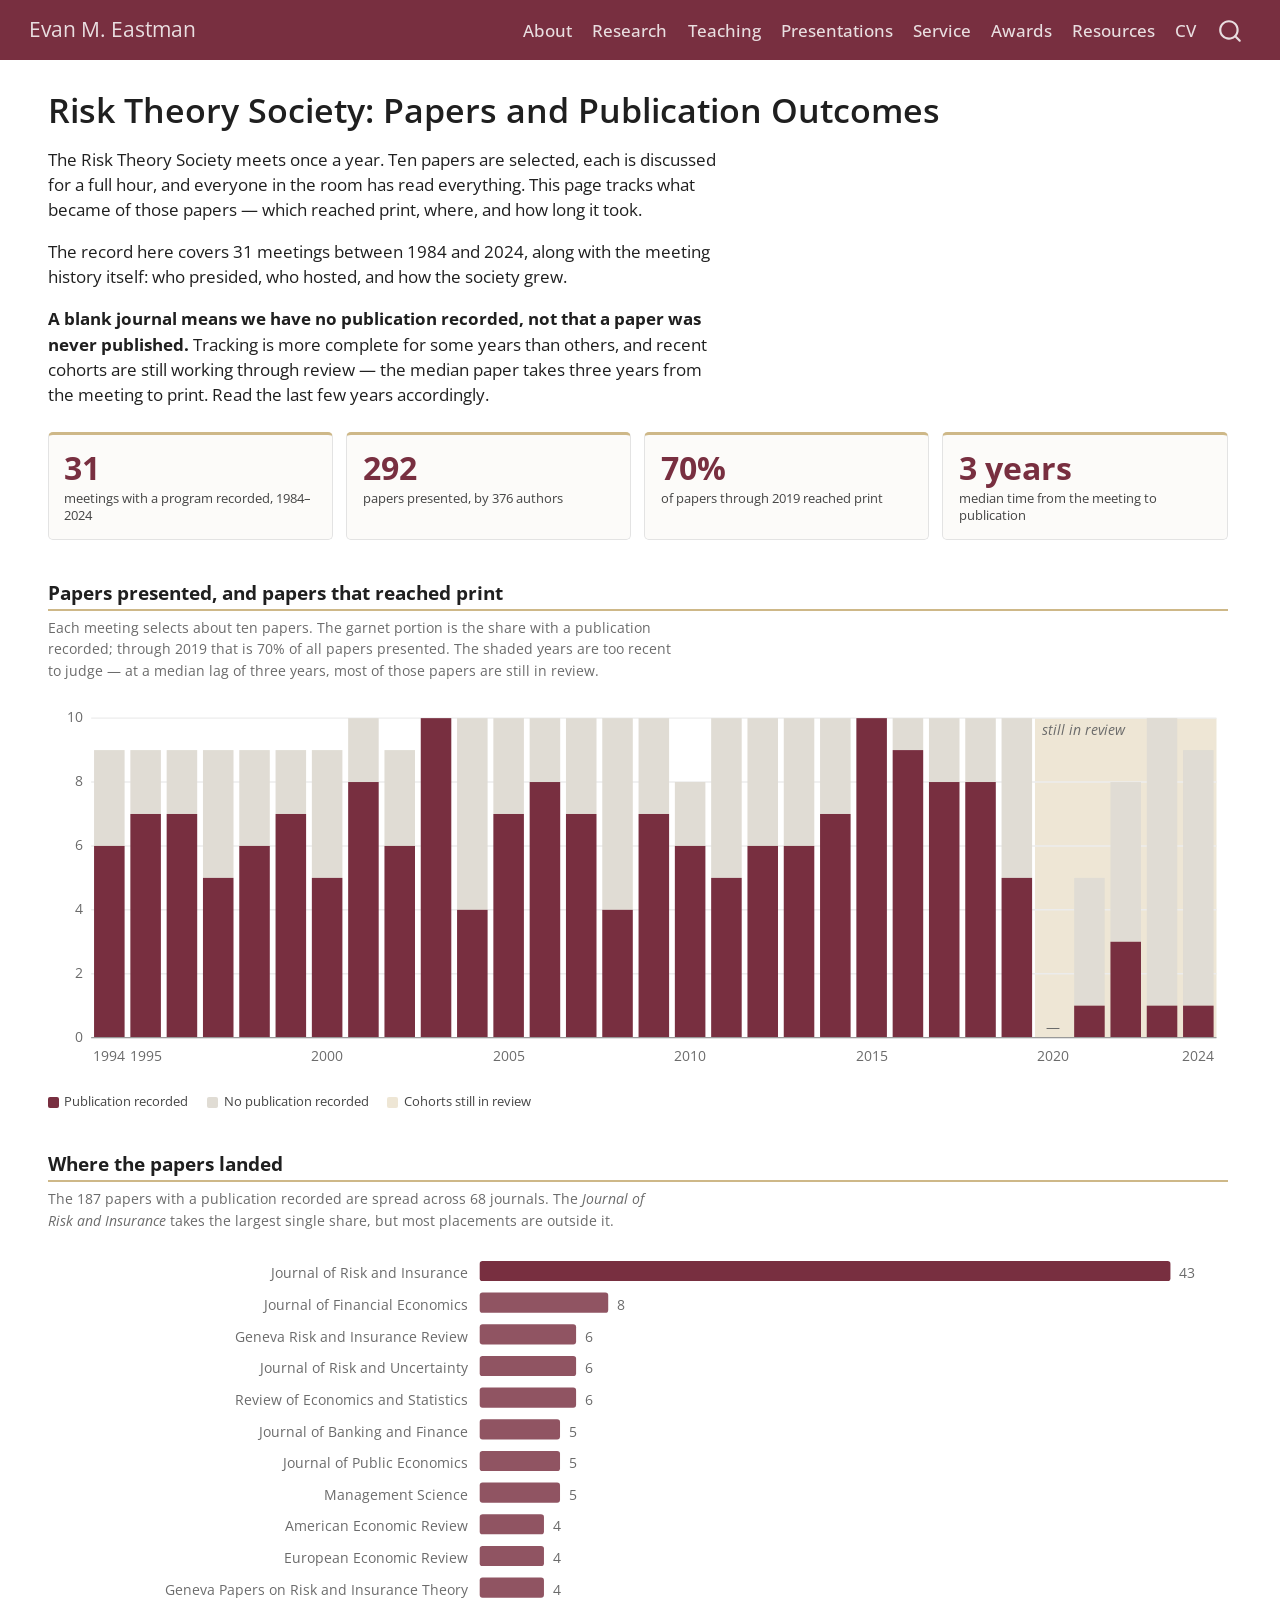
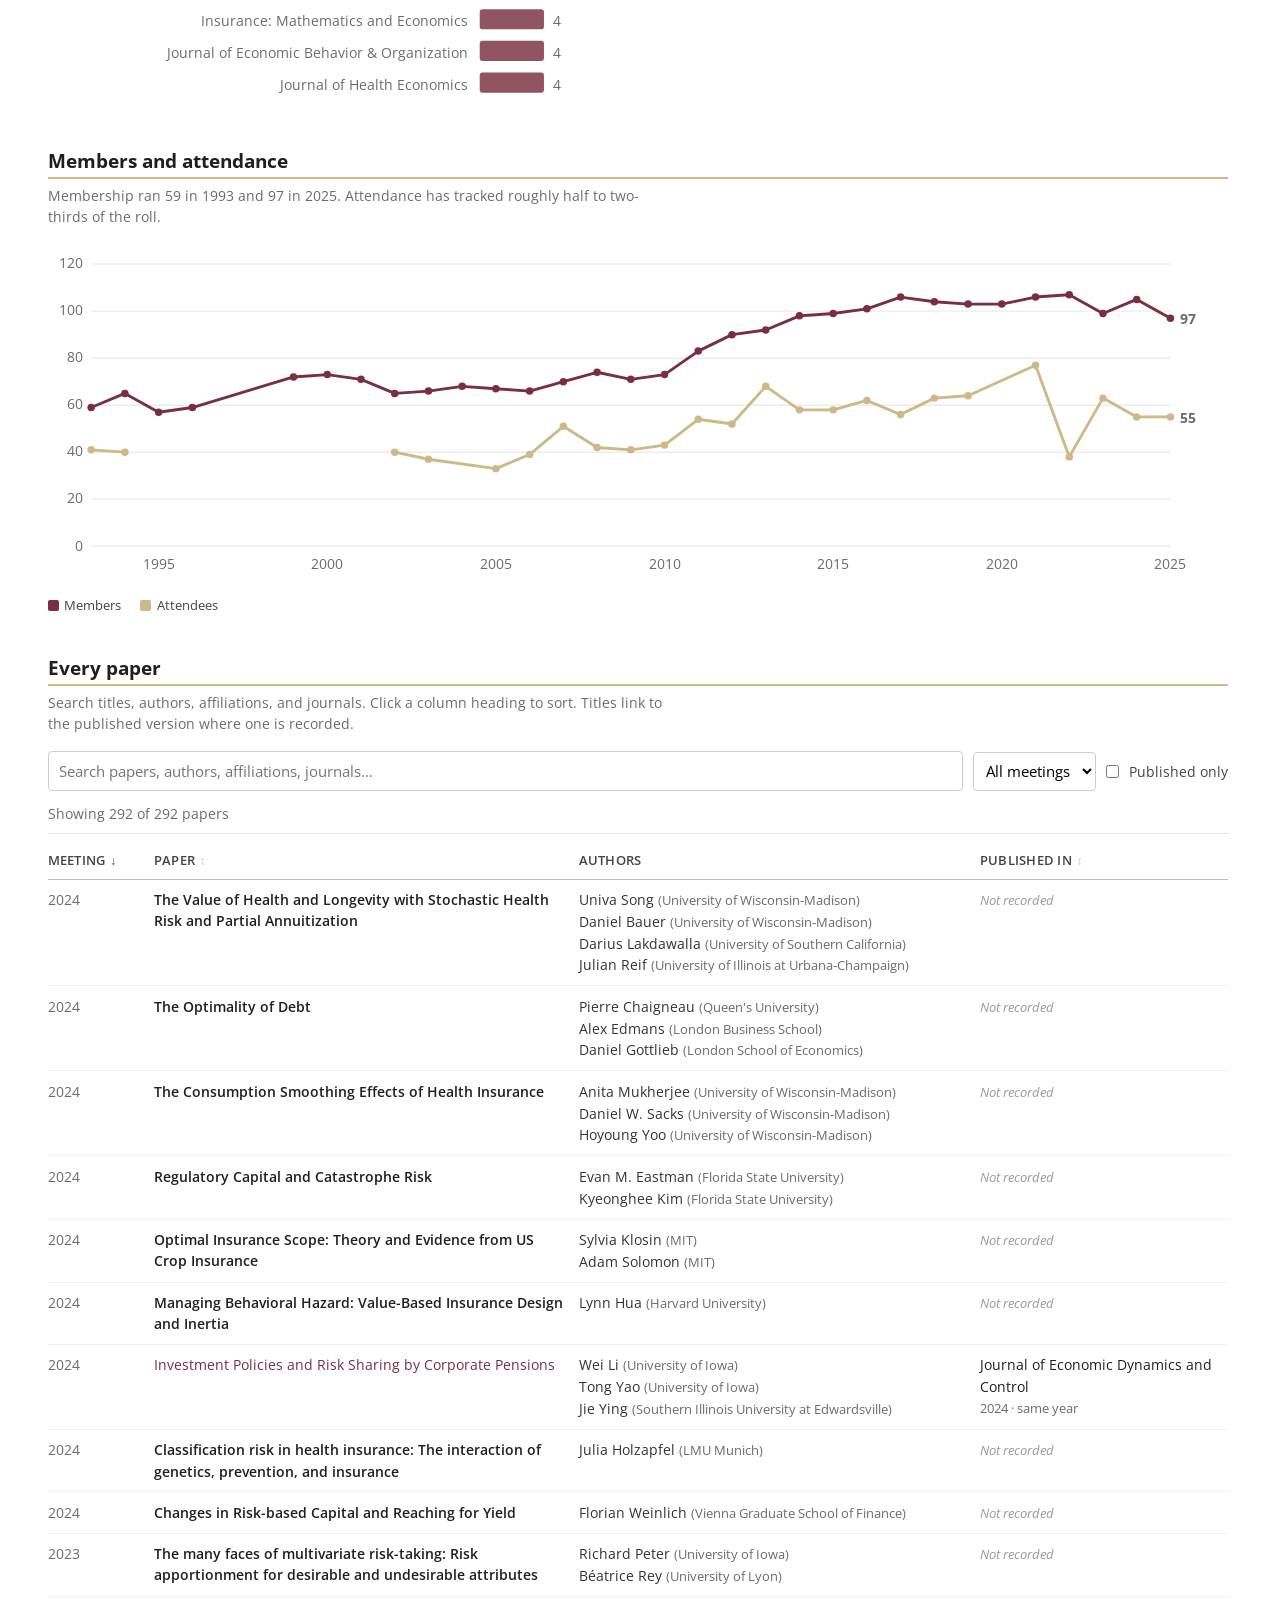
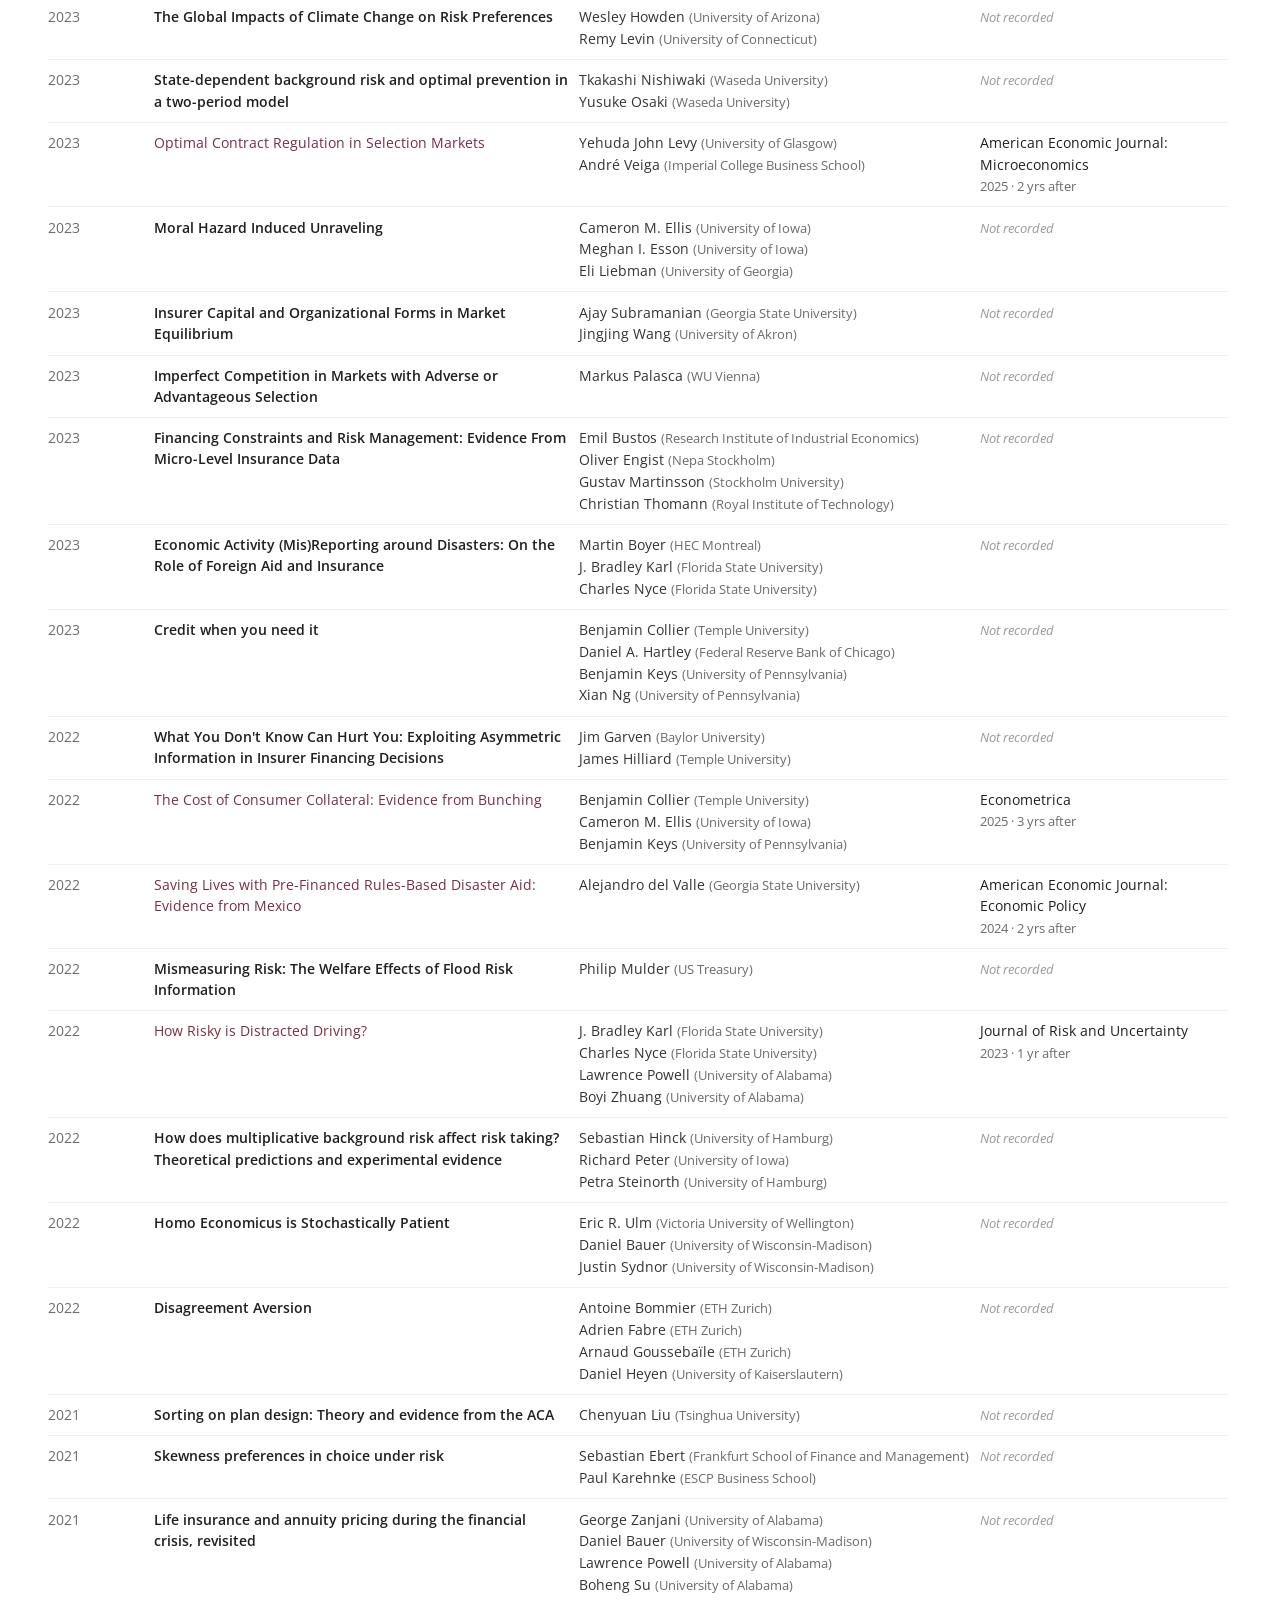
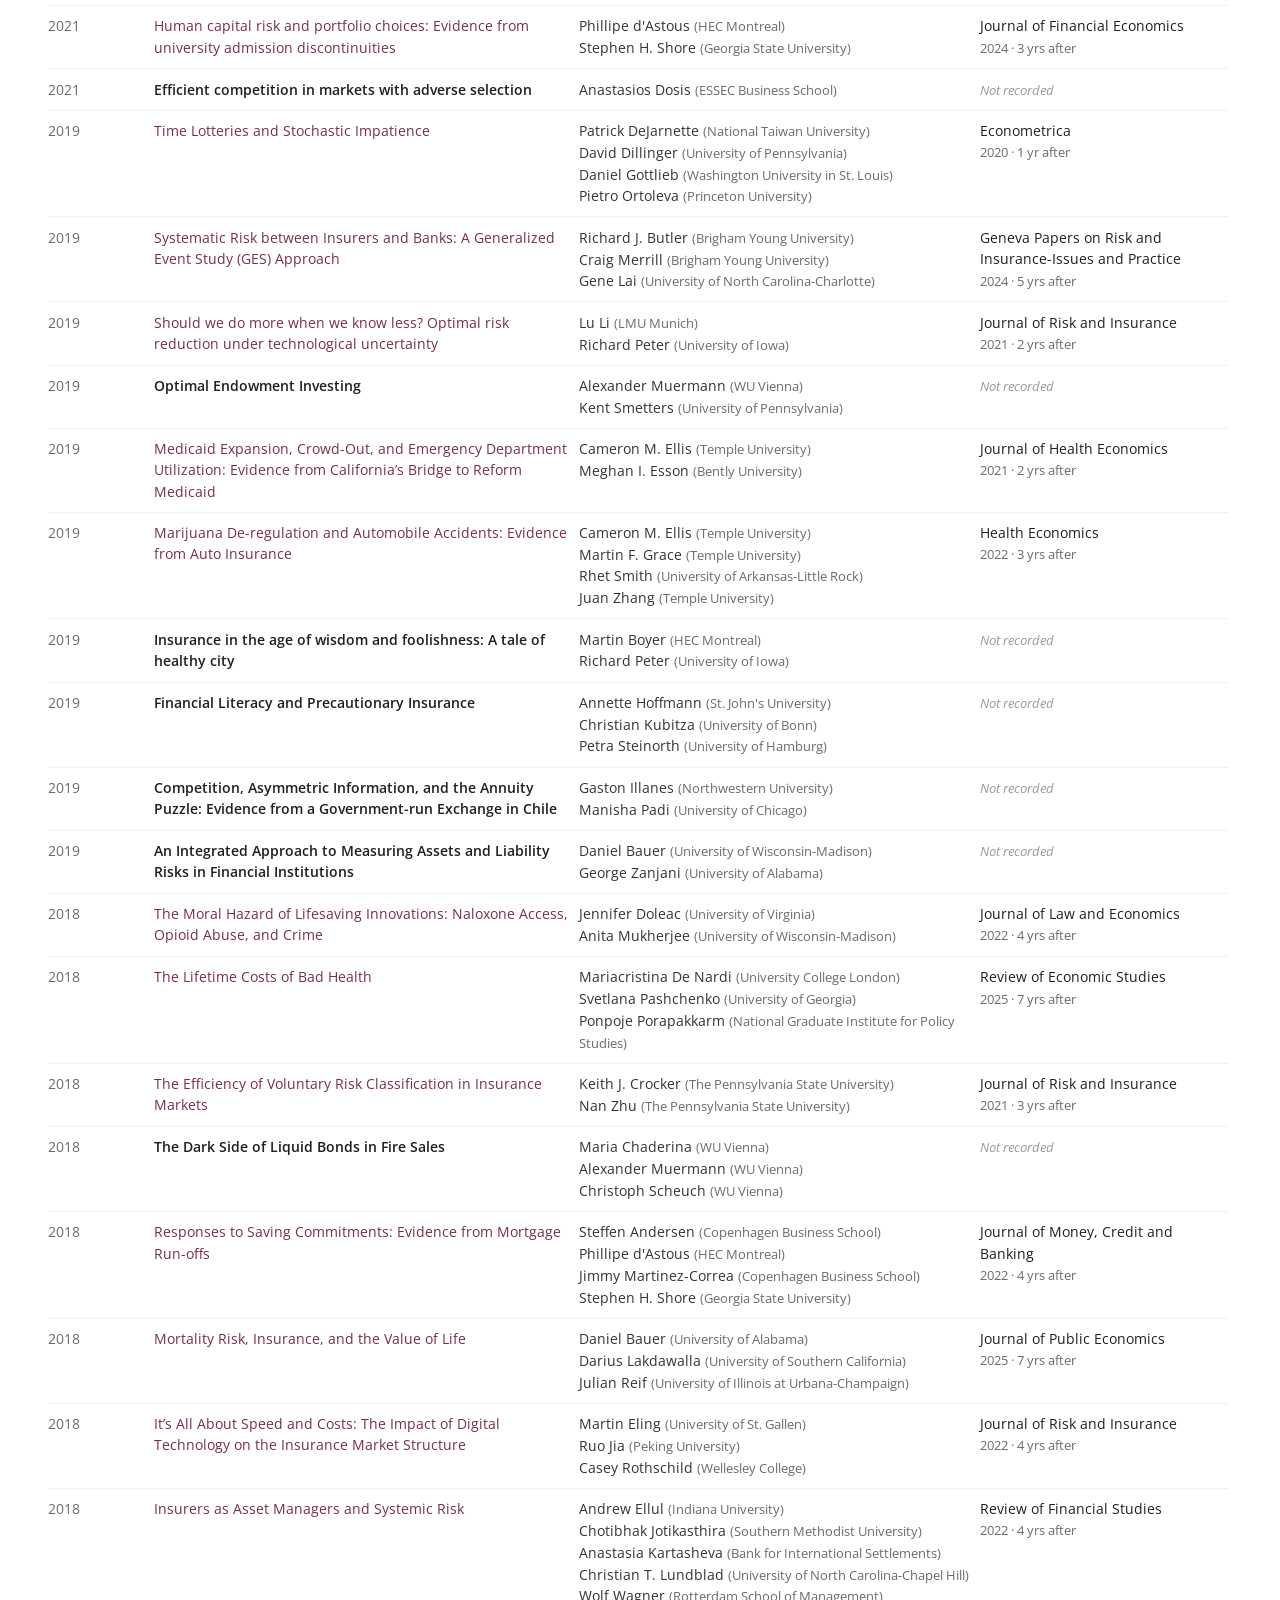
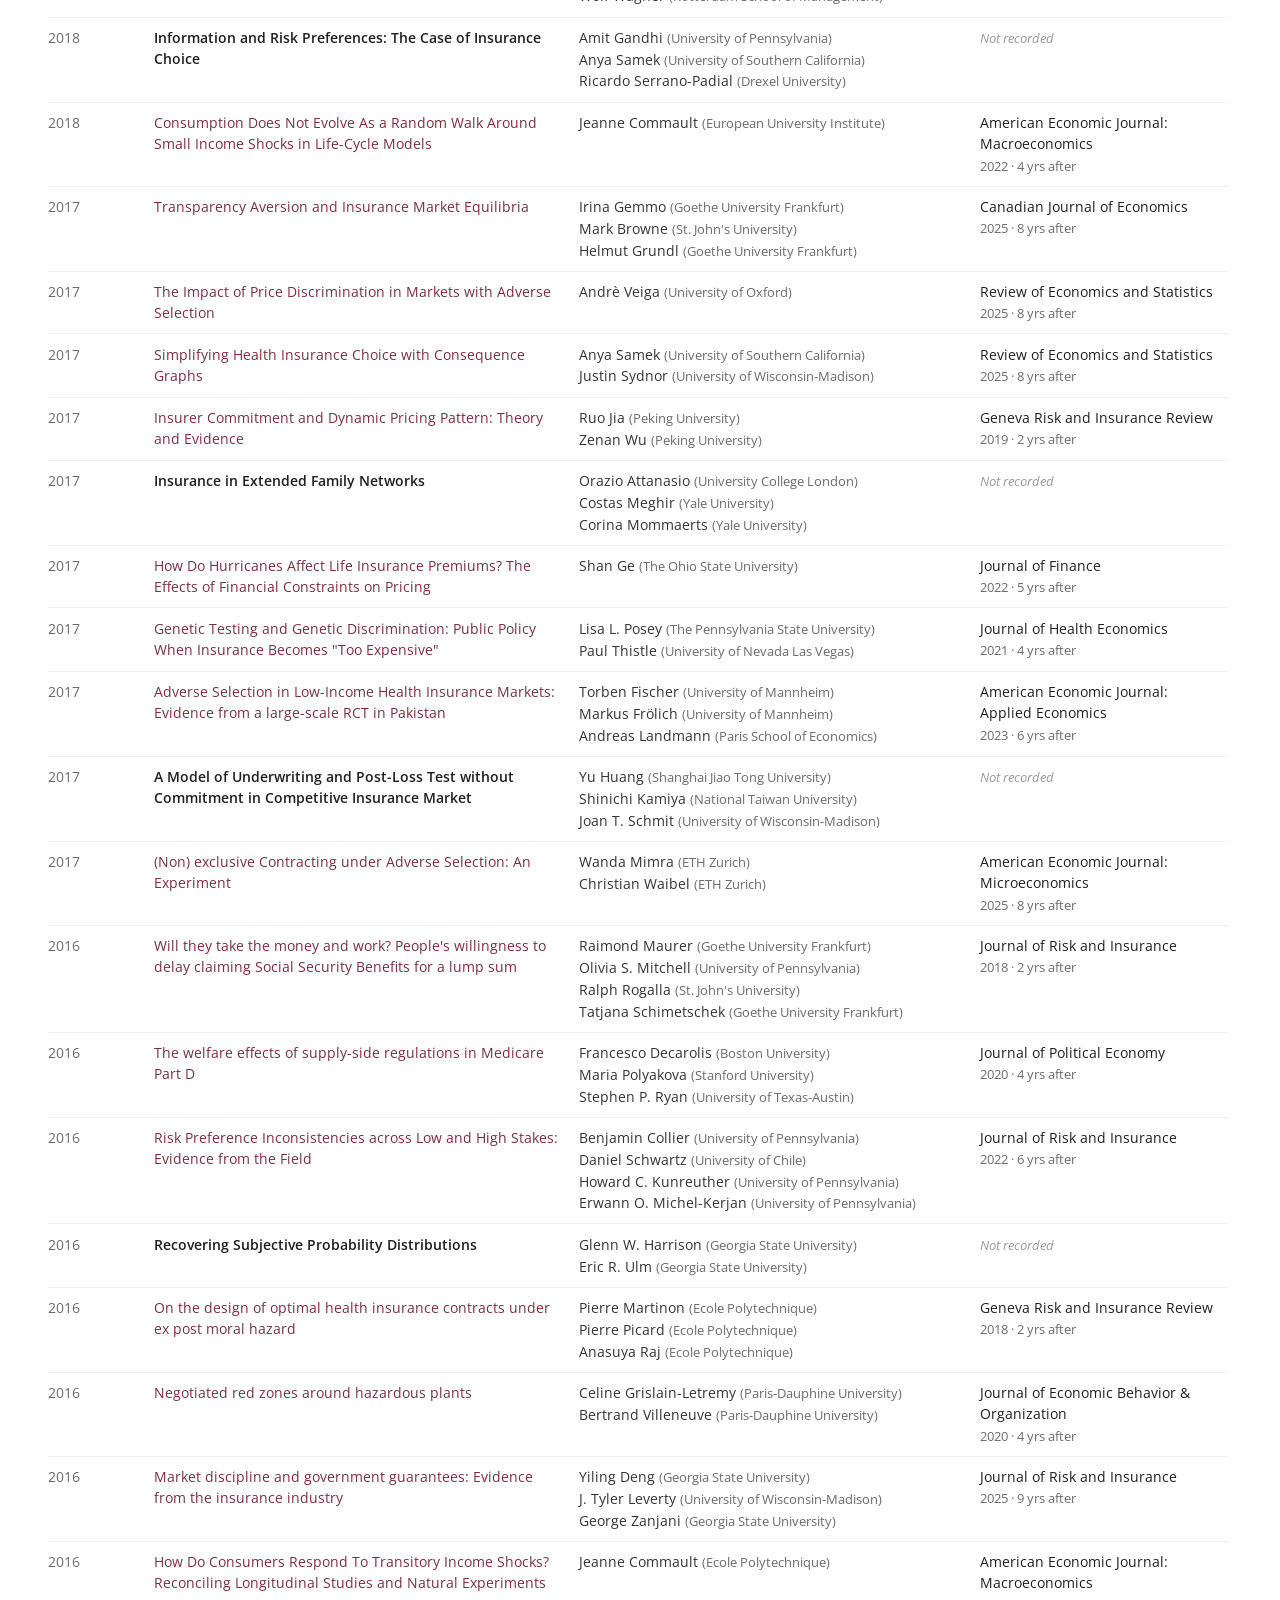
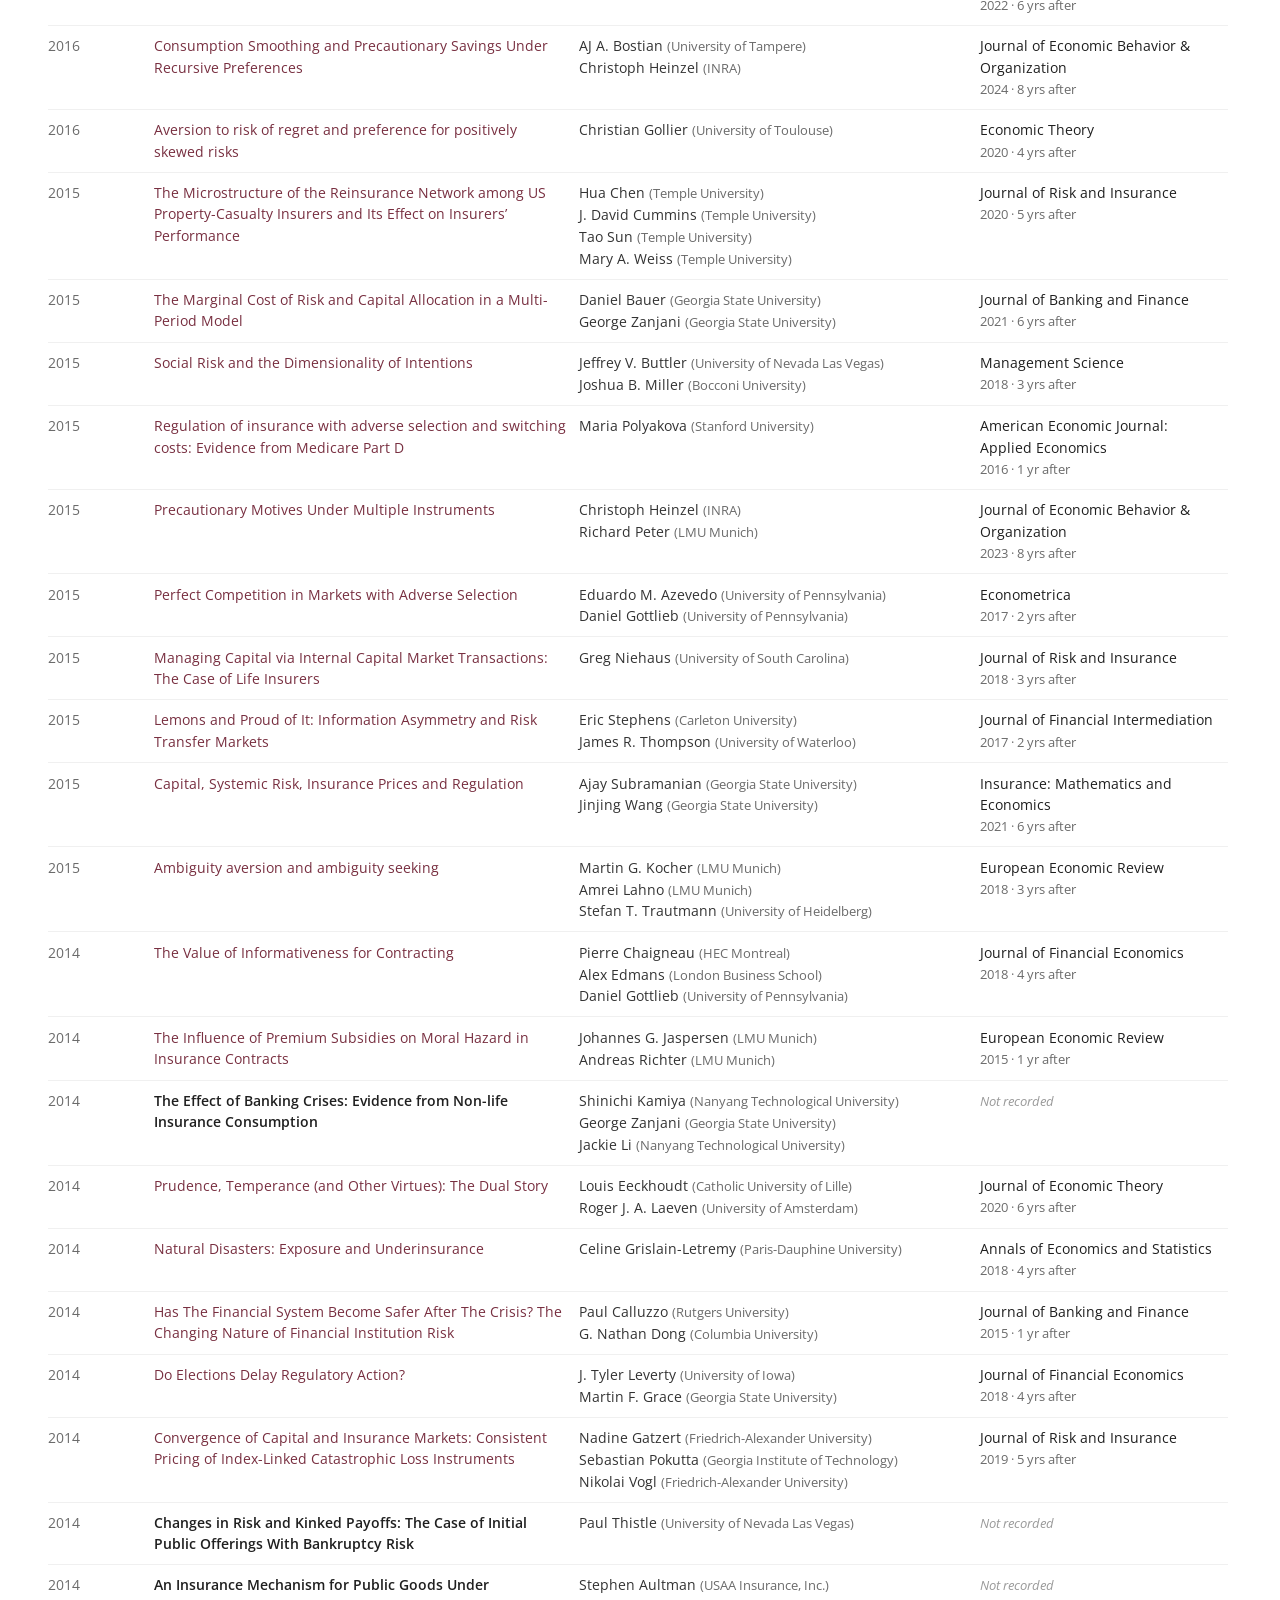
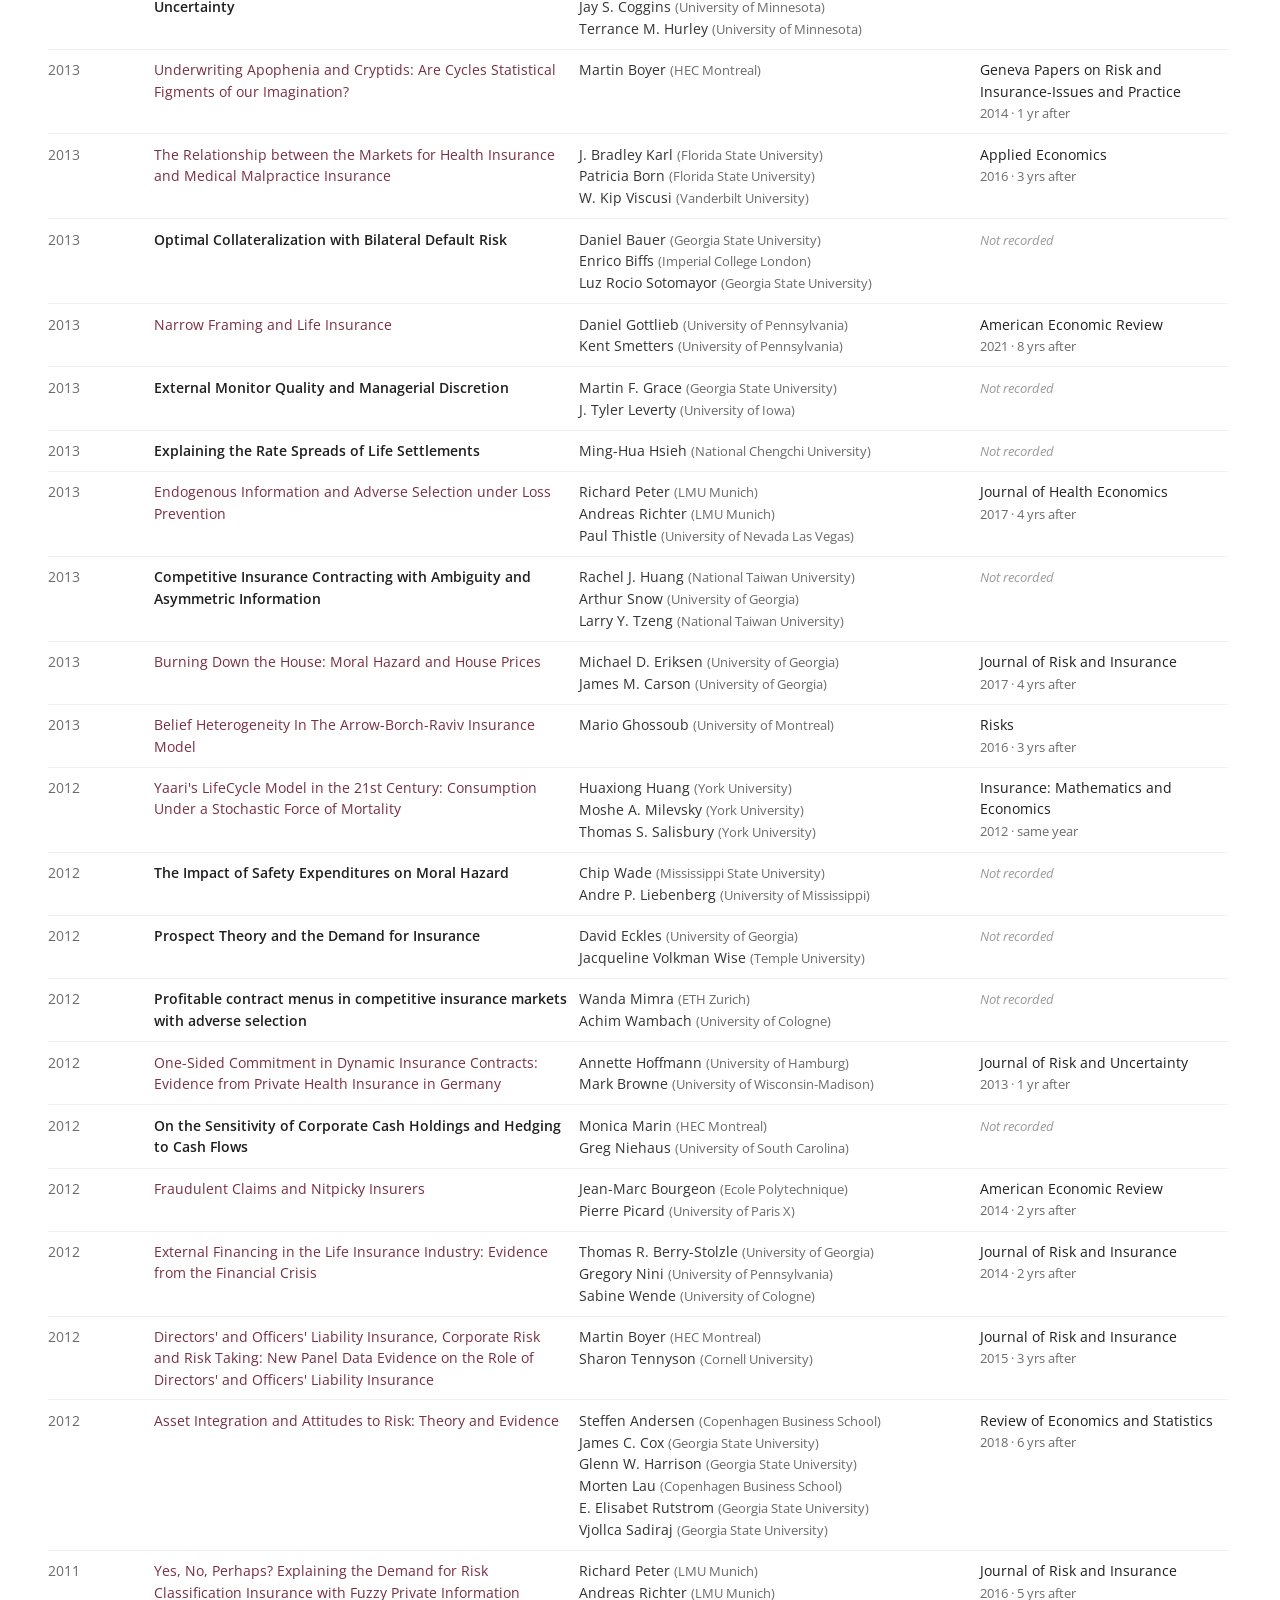
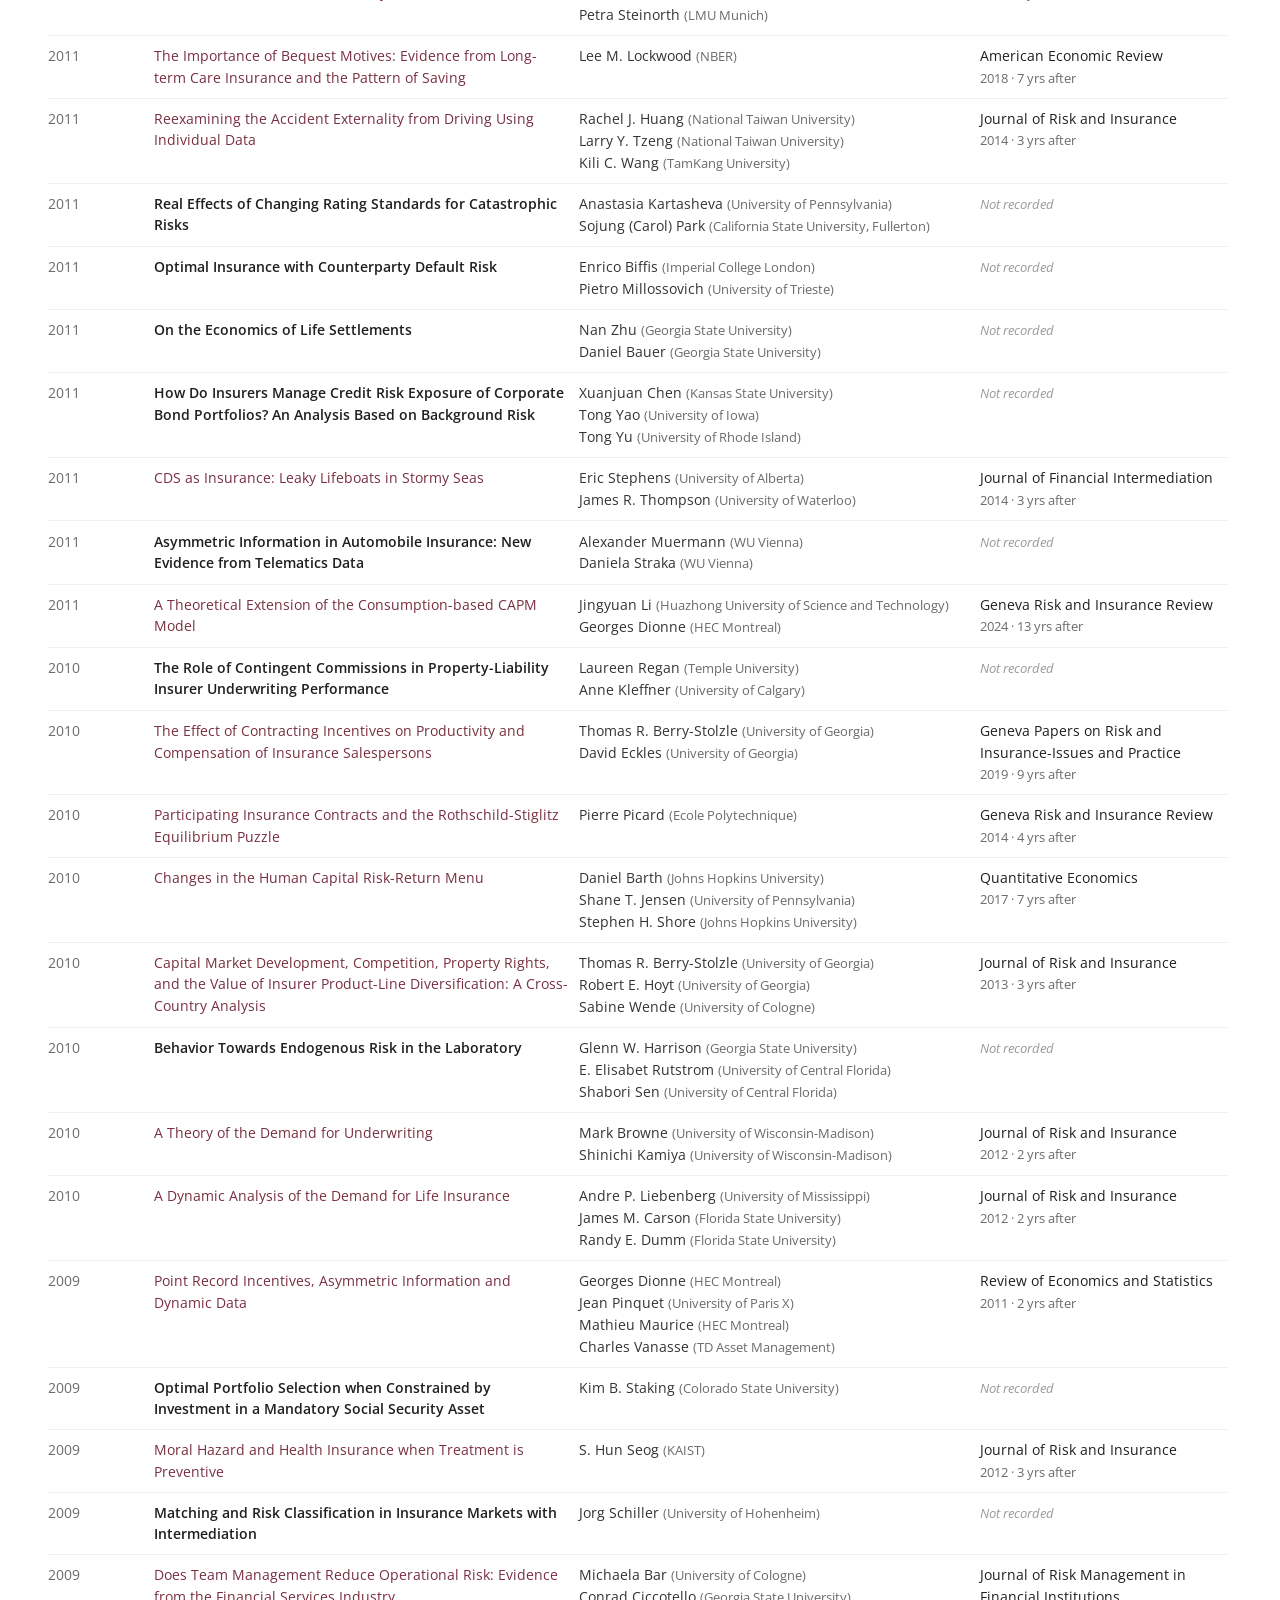
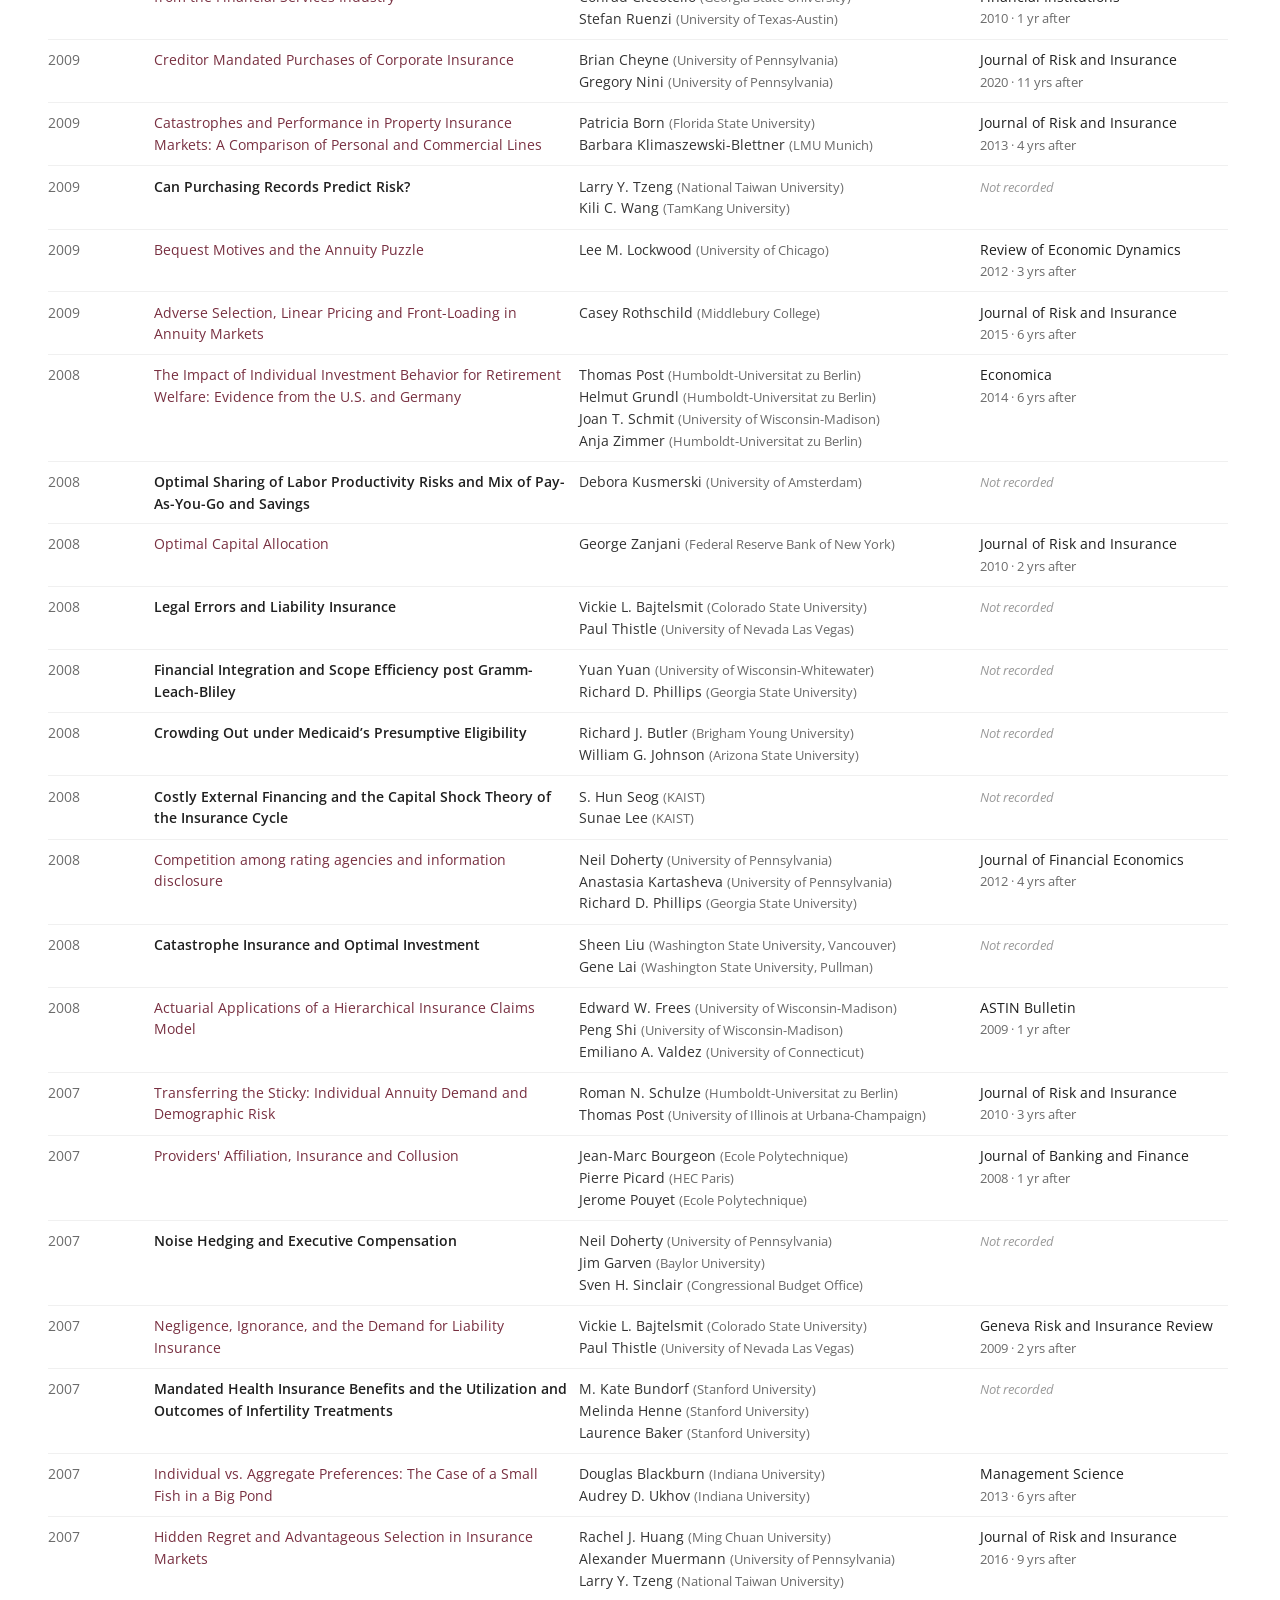
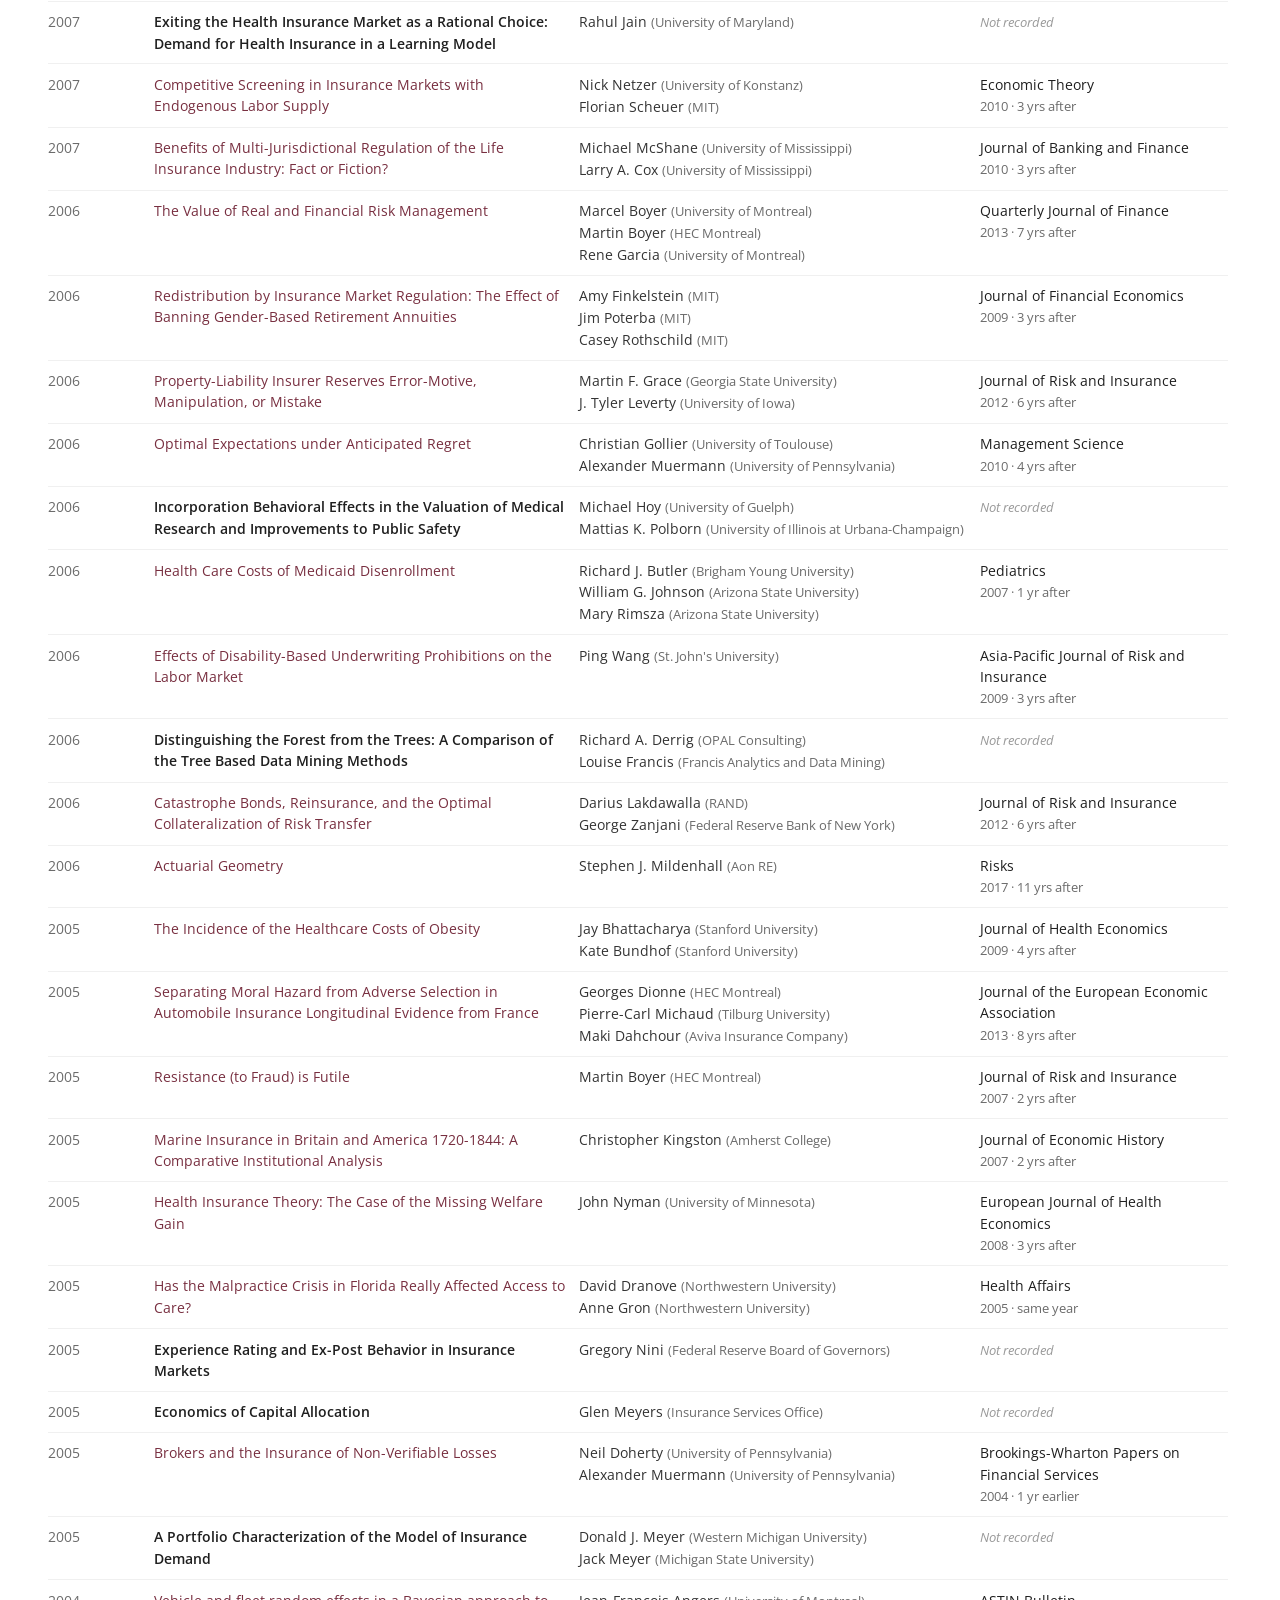
<file: rts.html>
<!DOCTYPE html>
<html xmlns="http://www.w3.org/1999/xhtml" lang="en" xml:lang="en"><head>

<meta charset="utf-8">
<meta name="generator" content="quarto-1.9.37">

<meta name="viewport" content="width=device-width, initial-scale=1.0, user-scalable=yes">


<title>Risk Theory Society: Papers and Publication Outcomes – Evan M. Eastman</title>
<style>
/* Default styles provided by pandoc.
** See https://pandoc.org/MANUAL.html#variables-for-html for config info.
*/
code{white-space: pre-wrap;}
span.smallcaps{font-variant: small-caps;}
div.columns{display: flex; gap: min(4vw, 1.5em);}
div.column{flex: auto; overflow-x: auto;}
div.hanging-indent{margin-left: 1.5em; text-indent: -1.5em;}
ul.task-list{list-style: none;}
ul.task-list li input[type="checkbox"] {
  width: 0.8em;
  margin: 0 0.8em 0.2em -1em; /* quarto-specific, see https://github.com/quarto-dev/quarto-cli/issues/4556 */ 
  vertical-align: middle;
}
</style>


<script src="site_libs/quarto-nav/quarto-nav.js"></script>
<script src="site_libs/clipboard/clipboard.min.js"></script>
<script src="site_libs/quarto-search/autocomplete.umd.js"></script>
<script src="site_libs/quarto-search/fuse.min.js"></script>
<script src="site_libs/quarto-search/quarto-search.js"></script>
<meta name="quarto:offset" content="./">
<link href="./files/favicon.svg" rel="icon" type="image/svg+xml">
<script src="site_libs/quarto-html/quarto.js" type="module"></script>
<script src="site_libs/quarto-html/tabsets/tabsets.js" type="module"></script>
<script src="site_libs/quarto-html/popper.min.js"></script>
<script src="site_libs/quarto-html/tippy.umd.min.js"></script>
<script src="site_libs/quarto-html/anchor.min.js"></script>
<link href="site_libs/quarto-html/tippy.css" rel="stylesheet">
<link href="site_libs/quarto-html/quarto-syntax-highlighting-7f8f88aac4f3542376d5c11b86a4c14d.css" rel="stylesheet" id="quarto-text-highlighting-styles">
<script src="site_libs/bootstrap/bootstrap.min.js"></script>
<link href="site_libs/bootstrap/bootstrap-icons.css" rel="stylesheet">
<link href="site_libs/bootstrap/bootstrap-ce12321af943040bbb36252c438639cf.min.css" rel="stylesheet" append-hash="true" id="quarto-bootstrap" data-mode="light">
<script id="quarto-search-options" type="application/json">{
  "location": "navbar",
  "copy-button": false,
  "collapse-after": 3,
  "panel-placement": "end",
  "type": "overlay",
  "limit": 50,
  "keyboard-shortcut": [
    "f",
    "/",
    "s"
  ],
  "show-item-context": false,
  "language": {
    "search-no-results-text": "No results",
    "search-matching-documents-text": "matching documents",
    "search-copy-link-title": "Copy link to search",
    "search-hide-matches-text": "Hide additional matches",
    "search-more-match-text": "more match in this document",
    "search-more-matches-text": "more matches in this document",
    "search-clear-button-title": "Clear",
    "search-text-placeholder": "",
    "search-detached-cancel-button-title": "Cancel",
    "search-submit-button-title": "Submit",
    "search-label": "Search"
  }
}</script>
<link rel="preconnect" href="https://fonts.googleapis.com">
<link rel="preconnect" href="https://fonts.gstatic.com" crossorigin="">
<link rel="stylesheet" href="https://fonts.googleapis.com/css2?family=Open+Sans:ital,wght@0,400;0,600;0,700;1,400&amp;display=swap">
<!-- Cloudflare Web Analytics -->
<script defer="" src="https://static.cloudflareinsights.com/beacon.min.js" data-cf-beacon="{&quot;token&quot;: &quot;0950ae9b45944aa088847628e5375268&quot;}"></script>
<!-- End Cloudflare Web Analytics -->
<meta name="robots" content="noindex, nofollow">


</head>

<body class="nav-fixed quarto-light">

<div id="quarto-search-results"></div>
  <header id="quarto-header" class="headroom fixed-top">
    <nav class="navbar navbar-expand-lg " data-bs-theme="dark">
      <div class="navbar-container container-fluid">
      <div class="navbar-brand-container mx-auto">
    <a class="navbar-brand" href="./index.html">
    <span class="navbar-title">Evan M. Eastman</span>
    </a>
  </div>
            <div id="quarto-search" class="" title="Search"></div>
          <button class="navbar-toggler" type="button" data-bs-toggle="collapse" data-bs-target="#navbarCollapse" aria-controls="navbarCollapse" role="menu" aria-expanded="false" aria-label="Toggle navigation" onclick="if (window.quartoToggleHeadroom) { window.quartoToggleHeadroom(); }">
  <span class="navbar-toggler-icon"></span>
</button>
          <div class="collapse navbar-collapse" id="navbarCollapse">
            <ul class="navbar-nav navbar-nav-scroll ms-auto">
  <li class="nav-item">
    <a class="nav-link" href="./index.html"> 
<span class="menu-text">About</span></a>
  </li>  
  <li class="nav-item">
    <a class="nav-link" href="./research.html"> 
<span class="menu-text">Research</span></a>
  </li>  
  <li class="nav-item">
    <a class="nav-link" href="./teaching.html"> 
<span class="menu-text">Teaching</span></a>
  </li>  
  <li class="nav-item">
    <a class="nav-link" href="./presentations.html"> 
<span class="menu-text">Presentations</span></a>
  </li>  
  <li class="nav-item">
    <a class="nav-link" href="./service.html"> 
<span class="menu-text">Service</span></a>
  </li>  
  <li class="nav-item">
    <a class="nav-link" href="./awards.html"> 
<span class="menu-text">Awards</span></a>
  </li>  
  <li class="nav-item">
    <a class="nav-link" href="./resources.html"> 
<span class="menu-text">Resources</span></a>
  </li>  
  <li class="nav-item">
    <a class="nav-link" href="./cv.html"> 
<span class="menu-text">CV</span></a>
  </li>  
</ul>
          </div> <!-- /navcollapse -->
            <div class="quarto-navbar-tools">
</div>
      </div> <!-- /container-fluid -->
    </nav>
</header>
<!-- content -->
<div id="quarto-content" class="quarto-container page-columns page-rows-contents page-layout-full page-navbar">
<!-- sidebar -->
<!-- margin-sidebar -->
    
<!-- main -->
<main class="content column-page" id="quarto-document-content">

<header id="title-block-header" class="quarto-title-block default">
<div class="quarto-title">
<h1 class="title">Risk Theory Society: Papers and Publication Outcomes</h1>
</div>



<div class="quarto-title-meta column-page">

    
  
    
  </div>
  


</header>


<div style="max-width: 68ch;">
<p>The Risk Theory Society meets once a year. Ten papers are selected, each is discussed for a full hour, and everyone in the room has read everything. This page tracks what became of those papers — which reached print, where, and how long it took.</p>
<p>The record here covers <span id="rts-intro-coverage">31 meetings between 1984 and 2024</span>, along with the meeting history itself: who presided, who hosted, and how the society grew.</p>
<p><strong>A blank journal means we have no publication recorded, not that a paper was never published.</strong> Tracking is more complete for some years than others, and recent cohorts are still working through review — the median paper takes <span id="rts-intro-lag">three years</span> from the meeting to print. Read the last few years accordingly.</p>
</div>
<style>
/* Risk Theory Society page. Everything is namespaced under #rts so it can sit
   inside Quarto's cosmo theme without reaching into site styles. */

#rts {
  --rts-garnet: #782F40;
  --rts-gold: #CEB888;
  --rts-muted: #6b6b6b;
  --rts-rule: #e3e3e3;
  max-width: 1180px;
  margin: 1.5rem 0 0;
  font-size: 0.95rem;
}

#rts h2 {
  font-size: 1.15rem;
  font-weight: 700;
  margin: 2.4rem 0 0.35rem;
  padding-bottom: 0.3rem;
  border-bottom: 2px solid var(--rts-gold);
}

#rts .rts-sub {
  margin: 0 0 1rem;
  color: var(--rts-muted);
  font-size: 0.85rem;
  max-width: 78ch;
}

/* --- Headline figures ------------------------------------------------- */

#rts .rts-tiles {
  display: grid;
  grid-template-columns: repeat(auto-fit, minmax(160px, 1fr));
  gap: 0.75rem;
  margin: 1.5rem 0 0.5rem;
}

#rts .rts-tile {
  padding: 0.85rem 0.95rem;
  border: 1px solid var(--rts-rule);
  border-top: 3px solid var(--rts-gold);
  border-radius: 5px;
  background: #fcfbf9;
}

#rts .rts-tile__value {
  font-size: 1.9rem;
  font-weight: 700;
  line-height: 1.1;
  color: var(--rts-garnet);
}

#rts .rts-tile__label {
  margin-top: 0.3rem;
  font-size: 0.78rem;
  line-height: 1.35;
  color: #444;
}

/* --- Charts ----------------------------------------------------------- */

#rts .rts-chart {
  margin: 0.5rem 0 0.25rem;
}

#rts .rts-chart svg {
  width: 100%;
  height: auto;
  display: block;
  overflow: visible;
}

#rts .rts-axis {
  font-size: 10px;
  fill: var(--rts-muted);
}

#rts .rts-gridline {
  stroke: #ececec;
  stroke-width: 1;
}

#rts .rts-legend {
  display: flex;
  flex-wrap: wrap;
  gap: 1.1rem;
  margin: 0.35rem 0 0;
  font-size: 0.78rem;
  color: #444;
}

#rts .rts-legend span {
  display: inline-flex;
  align-items: center;
  gap: 0.35rem;
}

#rts .rts-swatch {
  width: 11px;
  height: 11px;
  border-radius: 2px;
  display: inline-block;
}

/* --- Controls --------------------------------------------------------- */

#rts .rts-controls {
  display: flex;
  flex-wrap: wrap;
  align-items: center;
  gap: 0.6rem;
  margin: 0.75rem 0;
}

#rts .rts-controls input[type="search"] {
  flex: 1 1 260px;
  min-width: 0;
  padding: 0.45rem 0.6rem;
  border: 1px solid #ccc;
  border-radius: 4px;
  font: inherit;
  font-size: 0.9rem;
}

#rts .rts-controls input[type="search"]:focus,
#rts .rts-controls select:focus {
  outline: 2px solid var(--rts-gold);
  outline-offset: 1px;
  border-color: var(--rts-gold);
}

#rts .rts-controls select {
  padding: 0.45rem 0.5rem;
  border: 1px solid #ccc;
  border-radius: 4px;
  font: inherit;
  font-size: 0.9rem;
  background: #fff;
}

#rts .rts-check {
  display: inline-flex;
  align-items: center;
  gap: 0.35rem;
  font-size: 0.85rem;
  color: #444;
  white-space: nowrap;
}

#rts .rts-count {
  font-size: 0.82rem;
  color: var(--rts-muted);
  margin: 0 0 0.5rem;
}

/* --- Tables ----------------------------------------------------------- */

#rts .rts-table-wrap {
  overflow-x: auto;
  border-top: 1px solid var(--rts-rule);
}

#rts table {
  width: 100%;
  border-collapse: collapse;
  font-size: 0.85rem;
}

#rts th {
  text-align: left;
  vertical-align: bottom;
  padding: 0.5rem 0.6rem 0.5rem 0;
  border-bottom: 1px solid #bbb;
  font-weight: 600;
  font-size: 0.78rem;
  letter-spacing: 0.02em;
  text-transform: uppercase;
  color: #444;
  white-space: nowrap;
  background: #fff;
  position: sticky;
  top: 0;
  z-index: 1;
}

#rts th.rts-sortable {
  cursor: pointer;
  user-select: none;
}

#rts th.rts-sortable:hover {
  color: var(--rts-garnet);
}

#rts th.rts-sortable::after {
  content: "\2195";
  margin-left: 0.3rem;
  opacity: 0.3;
  font-size: 0.9em;
}

#rts th.rts-sorted-asc::after { content: "\2191"; opacity: 1; }
#rts th.rts-sorted-desc::after { content: "\2193"; opacity: 1; }

#rts td {
  padding: 0.55rem 0.6rem 0.55rem 0;
  border-bottom: 1px solid #f0f0f0;
  vertical-align: top;
}

#rts tbody tr:hover { background: #faf8f5; }

/* Fixed layout on the paper table. Left to itself the browser gives the title
   column most of the width and squeezes authors into a column narrow enough
   that every affiliation wraps, which triples the height of the table. */
/* min-width keeps the columns legible on a phone; the wrapper scrolls
   horizontally rather than crushing four columns into 360px. */
#rts #rts-papers { table-layout: fixed; min-width: 640px; }
#rts #rts-meetings { min-width: 820px; }
#rts #rts-papers th:nth-child(1) { width: 5rem; }
#rts #rts-papers th:nth-child(2) { width: 36%; }
#rts #rts-papers th:nth-child(3) { width: 34%; }
#rts #rts-papers th:nth-child(4) { width: 21%; }
#rts #rts-papers td { overflow-wrap: break-word; }

#rts .rts-table-wrap { min-width: 0; }

#rts .rts-year { white-space: nowrap; color: var(--rts-muted); font-variant-numeric: tabular-nums; }
#rts .rts-title { font-weight: 600; }
#rts .rts-title a { color: var(--rts-garnet); text-decoration: none; }
#rts .rts-title a:hover { text-decoration: underline; }
#rts .rts-authors { color: #333; font-size: 0.95em; }
#rts .rts-affil { color: var(--rts-muted); font-size: 0.88em; }
#rts .rts-journal { font-size: 0.95em; }
#rts .rts-pubyear { color: var(--rts-muted); font-size: 0.88em; white-space: nowrap; }
#rts .rts-none { color: #999; font-style: italic; font-size: 0.9em; }
#rts .rts-empty { padding: 1.5rem 0; color: var(--rts-muted); }

#rts tr.rts-upcoming { background: rgba(206, 184, 136, 0.16); }
#rts .rts-tag {
  display: inline-block;
  margin-left: 0.4rem;
  padding: 0.05rem 0.35rem;
  border-radius: 3px;
  background: var(--rts-gold);
  color: #4a3a12;
  font-size: 0.7rem;
  font-weight: 700;
  letter-spacing: 0.03em;
  text-transform: uppercase;
  vertical-align: 1px;
}

#rts .rts-notes {
  margin: 2.5rem 0 1rem;
  padding: 1rem 1.15rem;
  border: 1px solid var(--rts-rule);
  border-left: 4px solid var(--rts-gold);
  border-radius: 5px;
  background: #fcfbf9;
  font-size: 0.82rem;
  line-height: 1.55;
  color: #444;
  max-width: 82ch;
}

#rts .rts-notes h3 {
  margin: 0 0 0.5rem;
  font-size: 0.85rem;
  font-weight: 700;
  text-transform: uppercase;
  letter-spacing: 0.03em;
  color: var(--rts-garnet);
}

#rts .rts-notes ul { margin: 0; padding-left: 1.1rem; }
#rts .rts-notes li { margin-bottom: 0.4rem; }
#rts .rts-notes li:last-child { margin-bottom: 0; }

@media (max-width: 700px) {
  #rts .rts-tile__value { font-size: 1.5rem; }
  #rts table { font-size: 0.8rem; }
  #rts th { position: static; }
}
</style>

<div id="rts">

  <div class="rts-tiles" id="rts-tiles"></div>

  <h2 class="anchored">Papers presented, and papers that reached print</h2>
  <p class="rts-sub" id="rts-year-sub"></p>
  <div class="rts-chart" id="rts-chart-years"></div>
  <div class="rts-legend">
    <span><i class="rts-swatch" style="background:#782F40"></i> Publication recorded</span>
    <span><i class="rts-swatch" style="background:#e0dcd4"></i> No publication recorded</span>
    <span><i class="rts-swatch" style="background:rgba(206,184,136,0.35)"></i> Cohorts still in review</span>
  </div>

  <h2 class="anchored">Where the papers landed</h2>
  <p class="rts-sub" id="rts-journal-sub"></p>
  <div class="rts-chart" id="rts-chart-journals"></div>

  <h2 class="anchored">Members and attendance</h2>
  <p class="rts-sub" id="rts-growth-sub"></p>
  <div class="rts-chart" id="rts-chart-growth"></div>
  <div class="rts-legend">
    <span><i class="rts-swatch" style="background:#782F40"></i> Members</span>
    <span><i class="rts-swatch" style="background:#CEB888"></i> Attendees</span>
  </div>

  <h2 class="anchored">Every paper</h2>
  <p class="rts-sub">Search titles, authors, affiliations, and journals. Click a
  column heading to sort. Titles link to the published version where one is
  recorded.</p>

  <div class="rts-controls">
    <input type="search" id="rts-search" placeholder="Search papers, authors, affiliations, journals…" aria-label="Search papers">
    <select id="rts-year-filter" aria-label="Filter by meeting year"></select>
    <label class="rts-check">
      <input type="checkbox" id="rts-placed-only"> Published only
    </label>
  </div>
  <p class="rts-count" id="rts-count"></p>

  <div class="rts-table-wrap">
    
<table id="rts-papers" class="caption-top">
<thead>
<tr class="header">
<th class="rts-sortable" data-quarto-table-cell-role="th" data-key="year" style="width: 4.5rem">Meeting</th>
<th class="rts-sortable" data-quarto-table-cell-role="th" data-key="title">Paper</th>
<th data-quarto-table-cell-role="th">Authors</th>
<th class="rts-sortable" data-quarto-table-cell-role="th" data-key="journal">Published in</th>
</tr>
</thead>
<tbody>
</tbody>
</table>

  </div>

  <h2 class="anchored">The meetings</h2>
  <p class="rts-sub" id="rts-meetings-sub"></p>
  <div class="rts-table-wrap">
    
<table id="rts-meetings" class="caption-top">
<thead>
<tr class="header">
<th data-quarto-table-cell-role="th" style="width: 4.5rem">Year</th>
<th data-quarto-table-cell-role="th">President</th>
<th data-quarto-table-cell-role="th">Host</th>
<th data-quarto-table-cell-role="th">Location</th>
<th data-quarto-table-cell-role="th">Dates</th>
<th style="text-align: right;" data-quarto-table-cell-role="th">Papers</th>
<th style="text-align: right;" data-quarto-table-cell-role="th">Members</th>
<th style="text-align: right;" data-quarto-table-cell-role="th">Attendees</th>
</tr>
</thead>
<tbody>
</tbody>
</table>

  </div>

  <div class="rts-notes">
    <h3 class="anchored">About this record</h3>
    <ul>
      <li id="rts-note-coverage"></li>
      <li><strong>A blank journal is a gap in the record, not a verdict on the
        paper.</strong> Publication outcomes were compiled after the fact, and
        the further back the meeting, the more likely an outcome went
        unrecorded.</li>
      <li id="rts-note-lag"></li>
      <li>Journals appear under the name they carried at the time. The Geneva
        titles are one lineage renamed twice — <em>Geneva Papers on Risk and
        Insurance</em>, then <em>…Theory</em>, then <em>Geneva Risk and
        Insurance Review</em> — and are counted separately here. <em>Geneva
        Papers on Risk and Insurance—Issues and Practice</em> is a
        different journal.</li>
      <li id="rts-note-meetings"></li>
    </ul>
  </div>

</div>

<!-- BEGIN GENERATED DATA -->
<script id="rts-data" type="application/json">
{"source":"RTSPublicationTracking_2025.xlsx","papers":[[1984,"A Financial Theory of the Insurance Firm",[["Richard D. MacMinn","University of Texas-Austin"],["Robert Witt","University of Texas-Austin"]],"Geneva Papers on Risk and Insurance",1987,"https://www.jstor.org/stable/41950701?casa_token=fenYcoeCJ-0AAAAA%3AphSNc1pj8c2aQUkpTfGbnkB7D4iZe1JaN4TdLiEzsmSnPy0D5yc7m7ar5NM6xYpBIbzloT0jR3by2LT5MpNHXtztU0y1VBN9nwD_yzKlGeMmYGTqPuQ&seq=1"],[1984,"A Random Coefficients Model of Interstate Differences in the Impact of Rate Regulation on Auto Insurance Prices",[["Scott Harrington","University of Pennsylvania"]],"Review of Economics and Statistics",1987,"https://www.jstor.org/stable/1937917?seq=1"],[1984,"Economic Theories of Regulation Applied to the Property/Liability Insurance Industry",[["Stephen P. D'Arcy","University of Illinois at Urbana-Champaign"]],"Journal of Insurance Regulation",1988,"https://research.ebsco.com/c/oavkja/search/details/rg3642yxbb"],[1984,"Estimation of Classification Factor Relatives: A Modelling Approach",[["Leonard R. Freifelder","Baruch College"]],"Journal of Risk and Insurance",1986,"https://www.jstor.org/stable/252271?casa_token=FX1enR_UecgAAAAA%3ANDfhEBz05GwT9ATQIVLMY8vy4-Fqfa0RD3OcEdz6PcDLhQMhaNt9aqizzwIJuEZCALbUdOs_rT95FVLdjjlG6mVU0NhdI-Wqh_LskngGkuZYLIcCuv8"],[1984,"Life Insurance, Price Regulation and the Theory of Contestable Markets",[["Barbara Beliveau","University of Connecticut"]],"Journal of Insurance Issues and Practices",1985,"https://www.jstor.org/stable/41943170?casa_token=y5Ca0X1RVDgAAAAA%3ApHexNpYsWrYq5MUF20l85drA5YQ315yJoL_pjhwNXDAEdK35aCE_DCIbnmKxJMwOUxlqgav7IDtRToqFf56SM8azlHkSQFDXkAxZW9NhYAInYA8vRjo&seq=1"],[1984,"Market Insurance and Loss Prevention by Insurers",[["Harris Schlesinger","Vanderbilt University"],["Emilio Venezian","Venezian Associates"]],"RAND Journal of Economics",1986,"https://www.jstor.org/stable/2555386?casa_token=G8Upi57BFJYAAAAA%3AZotbkDnQ3jluOfA6LBcG-DeDOaXrPTj6IBv8W1qktkeAnM36Qxoks9vP0hyDFNhBZamBWgoOmfNa3GKuD0ERnvWE8R6KdPiCG0w5ILH_Px2f4vqIvEc&seq=1"],[1984,"Optimal Funding and Investment Policy for Defined Benefit Pension Plans",[["Terence C. Langetieg","University of Southern California"]],"",null,""],[1984,"Optimal Insurance and Mean-Variance Efficient Portfolios",[["Stephen A. Buser","The Ohio State University"],["Michael Smith","The Ohio State University"]],"Journal of Risk and Insurance",1987,"https://www.jstor.org/stable/252855?casa_token=CABMs7j-ec0AAAAA%3AtfBWcGCP8XiUl7zMbY3Wb9mrLg4bSqtT3212nHgdtAHMG3gM8Rjd1PQu0UtAjOa6dkT4Yqs9NERAj50wqi7pM8AgIbnehtTq2M7j05nbYP1-yT37xwU&seq=1"],[1984,"Some Perspectives on Pension Variation and Funding: Financial Management Considerations",[["A. Frank Thompson","University of Cincinnati"],["Anju Ramjee","University of Cincinnati"],["B. Ramjee","University of Cincinnati"]],"",null,""],[1984,"Taxation, the Law of One Price and Captive Insurance Companies",[["Neil Doherty","University of Illinois at Urbana-Champaign"],["Jim Garven","University of Illinois at Urbana-Champaign"]],"",null,""],[1994,"Accounting Estimation Errors and Firm Valuation",[["Kathy Petroni","Michigan State University"],["Joseph H. Anthony","Michigan State University"]],"Journal of Accounting, Auditing & Finance",1997,"https://journals.sagepub.com/doi/abs/10.1177/0148558x9701200305?casa_token=i0YBeFEIbaAAAAAA:3lkBPH_eY1n31ARAFyJK2vDBM4R8pjxTBinNMHN5_JDplvRdBJV89Y5R50iu7WKWG2lDfOuhsffB"],[1994,"Hardball and the Soft Touch: The Economics of Optimal Insurance Contracts with Costly State Verification and Endogenous Monitoring Costs",[["Keith J. Crocker","The Pennsylvania State University"],["Eric W. Bond","The Pennsylvania State University"]],"Journal of Public Economics",1997,"https://www.sciencedirect.com/science/article/abs/pii/S0047272796015940"],[1994,"Joint Use of Liability and Regulation-Workers' Compensation and OSHA Regulations for Occupational Disability",[["D. Han Chang","The Pennsylvania State University"]],"",null,""],[1994,"Life Insurance in a Contingent Claim Framework: Pricing and Regulatory Implications",[["Eric Briys","HEC Paris"]],"Geneva Papers on Risk and Insurance Theory",1994,"https://link.springer.com/article/10.1007/BF01112014"],[1994,"On the Implications of the `Information Superhighway' for Risk and Insurance Research",[["Jim Garven","University of Texas-Austin"]],"",null,""],[1994,"Post-Assessment Guaranty Funds and Risk-Taking Behavior: Evidence from the Property-Casualty Insurance Industry",[["Soon-Jae Lee","Gardner-Webb University"],["David Mayers","The Ohio State University"],["Clifford W. Smith","University of Rochester"]],"Journal of Financial Economics",1997,"https://www.sciencedirect.com/science/article/pii/S0304405X96000074"],[1994,"The Effect of Costly Risk Bearing on Insurers' Supply Decisions",[["Neil Doherty","University of Pennsylvania"],["Anne Kleffner","University of Calgary"]],"Journal of Risk and Insurance",1996,"https://www.jstor.org/stable/253476"],[1994,"The Effect of Noise in the Loss Distribution on Optimal Insurance Coverage",[["Harris Schlesinger","University of Alabama"],["Christian Gollier","University of Toulouse"]],"",null,""],[1994,"Theory of Triage and Insurance Maximums",[["John M. Marshall","University of California, Santa Barbara"],["Rod Garatt","University of California, Santa Barbara"]],"Journal of Risk and Insurance",1996,"https://www.jstor.org/stable/253742?casa_token=jWkoc20cOZsAAAAA%3A_yjdkmIv4gSqMRX_3AGDbX4YN4DcONcIYGZ0g6DkkCCd2vfAEnWqDdH-e6C-eW1IUqALwUcPGPokRNzoQaSH9fii6mppB2SkuQLNzAww_jXmKlnSRg8&seq=1"],[1995,"Collusion, Costs or Capacity? Evaluating Theories of Insurance Cycles",[["Anne Gron","Northwestern University"]],"",null,""],[1995,"Debt, Moral Hazard and Airline Safety: an Empirical Evidence",[["Georges Dionne","University of Montreal"],["Robert Gagne","HEC Montreal"],["Francois Gagnon","University of Montreal"],["Charles Vanasse","University of Montreal"]],"Journal of Econometrics",1997,"https://www.sciencedirect.com/science/article/pii/S0304407697829892"],[1995,"Determinants of Corporate Hedging Behavior: Evidence from the Life Insurance Industry",[["L. Lee Colquitt","University of Georgia"],["Robert E. Hoyt","University of Georgia"]],"Journal of Risk and Insurance",1997,"https://www.jstor.org/stable/253890?seq=1"],[1995,"Equilibria in a Mixed financial-Reinsurance Market with Constrained Trading Possibilities",[["Anja De Waegenaere","Tilburg University"]],"Insurance: Mathematics and Economics",1994,"https://www.sciencedirect.com/science/article/abs/pii/0167668794907781"],[1995,"Mitigating Correlated Risks: Are Two Markets Better than One?",[["Neil Doherty","University of Pennsylvania"],["Harris Schlesinger","University of Alabama"]],"",null,""],[1995,"Taxation, Regulation, and the Organizational Structure of Property-Casualty Insurers",[["Kathy Petroni","Michigan State University"],["Douglas A. Shackelford","University of North Carolina-Chapel Hill"]],"Journal of Accounting and Economics",1995,"https://www.sciencedirect.com/science/article/pii/0165410195004025"],[1995,"The Coexistence of Alternative Product Distribution Systems: The Case of Property-Liability Insurance",[["Allen N. Berger","Federal Reserve Board of Governors"],["J. David Cummins","University of Pennsylvania"],["Mary A. Weiss","Temple University"]],"Journal of Business",1997,"https://www.jstor.org/stable/10.1086/209730?seq=1"],[1995,"The Interaction Between the Demand for Insurance and Insurable Assets",[["Louis Eeckhoudt","Catholic Faculties of Mons"],["Jack Meyer","Michigan State University"],["Michael B. Ormiston","Arizona State University"]],"Journal of Risk and Uncertainty",1997,"https://link.springer.com/article/10.1023/A:1007717719423"],[1995,"Welfare Dependence in Workers Compensation: Do Past Claims Cause Future Claims?",[["Richard J. Butler","University of Minnesota"],["Harold Gardner","Options & Choices Inc."],["Delworth Gardner","Brigham Young University"]],"Journal of Financial Risk Management",2012,"https://www.scirp.org/html/23182.html"],[1996,"Ambiguity-Aversion and Economics of Insurance",[["Shaun Wang","University of Waterloo"]],"",null,""],[1996,"Contracting with Costly State Falsification: Theory and Empirical Results from Automobile Insurance",[["Keith J. Crocker","University of Michigan"],["Sharon Tennyson","University of Pennsylvania"]],"Book Chapter",1999,"https://link.springer.com/chapter/10.1007/978-1-4615-4058-8_6"],[1996,"Incentives for Accounting Information Production: Property-Casualty Insurance Stock-Charter Conversions",[["David Mayers","University of California, Riverside"],["Clifford W. Smith","University of Rochester"]],"Journal of Risk and Insurance",2004,"https://onlinelibrary.wiley.com/doi/full/10.1111/j.0022-4367.2004.00087.x"],[1996,"Measuring the Relative Efficiency of the Production of Regulation by the States: An Examination of the US Insurance Regulatory System",[["Martin F. Grace","Georgia State University"],["Richard D. Phillips","Georgia State University"]],"Journal of Risk and Insurance",2007,"https://onlinelibrary.wiley.com/doi/full/10.1111/j.1539-6975.2007.00208.x"],[1996,"Optimal Incentive Contracting with Ex-ante and Ex-post Moral Hazards",[["Robert Puelz","Southern Methodist University"],["Arthur Snow","University of Georgia"]],"Journal of Risk and Uncertainty",1997,"https://link.springer.com/article/10.1023/A:1007769210613"],[1996,"Optimal Pooling Insurance and Adverse Selection",[["Mark Browne","University of Wisconsin-Madison"],["Virginia Young","University of Wisconsin-Madison"]],"Geneva Papers on Risk and Insurance Theory",1997,"https://link.springer.com/article/10.1023/A:1008616117296"],[1996,"Property-Liability Insurance Pricing Models: A Comparison",[["Stephen P. D'Arcy","University of Illinois at Urbana-Champaign"],["Richard Gorvett","University of Illinois at Urbana-Champaign"]],"",null,""],[1996,"Race and Availability/Affordability Problems in Urban Automobile Insurance Markets",[["Scott Harrington","University of South Carolina"],["Greg Niehaus","University of South Carolina"]],"Journal of Business",1998,"https://www.jstor.org/stable/10.1086/209751?seq=1"],[1996,"The NAIC Model Investment Law: Implications for Optimal Capital Allocation Decisions",[["Joan Lamm-Tennant","Villanova University"]],"Assurances",1997,"https://www.erudit.org/en/journals/assurances/1997-v64-n4-assurances08650/1105115ar/"],[1997,"Changes in Background Risk and the Demand for Insurance",[["Donald J. Meyer","Western Michigan University"],["Jack Meyer","Michigan State University"]],"Geneva Papers on Risk and Insurance Theory",1998,"https://link.springer.com/article/10.1023/A:1008625829817"],[1997,"Commitment and the Design of Optimal Agreements: Evidence from Employment-Based Health Insurance Contracts",[["John Moran","The Pennsylvania State University"],["Keith J. Crocker","University of Michigan"]],"RAND Journal of Economics",2003,"https://www.jstor.org/stable/1593784"],[1997,"Comparative Statics Under Uncertainty",[["Jorge Ibarra-Salazar","Instituto Tecnologico y de Estudios Superiores de Monterrey"],["Laura Razzolini","University of Mississippi"]],"",null,""],[1997,"Exclusive v. Independent Agents: A Separating Equilibrium Approach",[["Itzhak Venezia","The Hebrew University of Jerusalem"],["Dan Galai","The Hebrew University of Jerusalem"],["Zur Shapira","New York University"]],"Journal of Economic Behavior & Organization",1999,"https://www.sciencedirect.com/science/article/pii/S0167268199000645?casa_token=MgdwDyqXPq8AAAAA:Y6cPvvLprrj8Vcvq8Nf2w6M9wZFK0Mu2-b1IVPyEwsfNUtrIZFksoWiIu9UAWh2dnewH8SWfYA"],[1997,"Implicit Client Sorting and Bonus Malus Contracts",[["Francisco J. Vazques","Universidad Autonoma de Madrid"],["Richard Watt","Universidad Autonoma de Madrid"]],"",null,""],[1997,"Interest Group Pressure and the Regulatory Outcome in Automobile Insurance",[["J. David Cummins","University of Pennsylvania"],["Richard D. Phillips","Georgia State University"],["Sharon Tennyson","University of Pennsylvania"]],"Journal of Insurance Regulation",2001,"https://naic.soutronglobal.net/Portal/Public/en-US/DownloadImageFile.ashx?objectId=4340&ownerType=0&ownerId=6782"],[1997,"Liability Insurance Crisis",[["Richard D. MacMinn","University of Texas-Austin"],["Gene Lai","University of Rhode Island"],["Robert Witt","University of Texas-Austin"],["Hung-Gay Fung","University of Baltimore"]],"Journal of Risk and Insurance",2000,"https://www.jstor.org/stable/253853?casa_token=Py0RMBnwFOsAAAAA%3ASRU6XOwgTODSY8jTVMQRrR434xLEP8SzDhc9OnCX8UxqVBsQdznFyp3GBIHmXEupIAnGUCwOkEbKty6J2zA07KDvNUG2S2ECHvQby1bScZBSspGlyeQ&seq=1"],[1997,"The Capital Structure of Insurers: Theory and Evidence",[["Dajiang Guo","Centre Reinsurance Companies"],["Ralph Winter","University of Toronto"]],"",null,""],[1997,"The Role of Memory and Saving in Long-Term Contracting: Empirical Evidence in Automobile Insurance",[["Georges Dionne","University of Montreal"],["Charles Vanasse","University of Montreal"]],"",null,""],[1998,"A Longitudinal Data Analysis Interpretation of Credibility Models",[["Edward W. Frees","University of Wisconsin-Madison"],["Virginia Young","University of Wisconsin-Madison"],["Yu Luo","University of Wisconsin-Madison"]],"Insurance: Mathematics and Economics",1999,"https://www.sciencedirect.com/science/article/pii/S0167668798000559?casa_token=OqFRfayQ7wkAAAAA:U46hF59fk-ZmORxMD5Ey9IhcRt6ZFVF9YSW2mLPKn2CGq-cB_pNeHBcYVVKAO5ZRXLsjOr1dXg"],[1998,"An Empirical Test of Distribution System and Ownership Form Choice for Property-Liability Insurance Firms",[["Laureen Regan","Temple University"],["Larry Y. Tzeng","National Taiwan University"]],"Journal of Risk and Insurance",1999,"https://www.jstor.org/stable/253612?casa_token=-gUafiCVJwYAAAAA%3AB1mF75SmMzufi4wrsfKVwD6UkgR_l_spY_97s50a8GyDimF9j6-YO8S_XddkLjx7XEGwWAl_bGtt5DYS4_FSznMmM_QnjYtyQDL-dQNP6h5zGzQJSqA&seq=1"],[1998,"Approximating Long-Term Yield Rates for Actuarial Valuations",[["Jacques F. Carriere","University of Alberta"]],"North American Actuarial Journal",1999,"https://www.tandfonline.com/doi/abs/10.1080/10920277.1999.10595819?casa_token=4s63fqAzmoUAAAAA:AzMewuuN8HaB0gaSH_jFyQBIBxko8jQn9rqZuWsz19OFG3Exf0MXmBC5qOQbi2Yu_klwlp0YKHH-bA"],[1998,"Efficiency, Scale Economies, and Consolidation in the U.S. Life Insurance Industry",[["J. David Cummins","University of Pennsylvania"],["Sharon Tennyson","University of Pennsylvania"],["Mary A. Weiss","Temple University"]],"Journal of Banking and Finance",1999,"https://www.sciencedirect.com/science/article/pii/S0378426698000892"],[1998,"Life Risk-Based Capital Reviewed Through the Lens of Transaction-Cost Economics: Should There be Equal Treatment for Different Specialities?",[["Etti Baranoff","Virginia Commonwealth University"],["Thomas W. Sager","University of Texas-Austin"]],"",null,""],[1998,"Open Competition, Workers' Compensation Costs, and Injury Rates",[["Anthony J. Barkume","U.S. Bureau of Labor Statistics"],["John W. Ruser","U.S. Bureau of Labor Statistics"]],"Journal of Law and Economics",2001,"https://www.jstor.org/stable/10.1086/320272?sid=primo&saml_data=eyJlbWFpbCI6ImVtZWFzdG1hbkBmc3UuZWR1IiwiaW5zdGl0dXRpb25JZHMiOlsiMzljYmQzMzQtOTdiNy00OThjLWJkNGMtM2FhMmRmODhiY2IwIl0sInNhbWxUb2tlbiI6Ijg2OWZmMTdlLWVmZWUtNGEwZS1iYjM1LWEzMjhlNzk1NTUyOSJ9&seq=1"],[1998,"Ownership Structure and Executive Compensation as Strategic Complements",[["Leslie M. Marx","University of Rochester"],["David Mayers","University of California, Riverside"],["Clifford W. Smith","University of Rochester"]],"Journal of Risk and Insurance",2001,"https://www.jstor.org/stable/2678118?casa_token=Bfn2ah5D7J4AAAAA%3ALI4JJHm_4XCp9Woghr-Oe4zjB9lXtAD2mb3AhNbRKFtmuOdcoCdakGBZOkiOW3tJzHVZLXpqj-TM21PdrPRlhXP5EqaVPKQjdUIFJ3x6RsTYn1IPEyg&seq=1"],[1998,"Punitive Damages and Bounded Rationality: Product Liability and the Duty to Warn",[["Neil Doherty","University of Pennsylvania"]],"",null,""],[1998,"The Non-Optimality of Deductible Contracts Against Fraudulent Claims: Empirical Evidence in Automobile Insurance",[["Georges Dionne","HEC Montreal"],["Robert Gagne","HEC Montreal"]],"",null,""],[1999,"Demand for Property Insurance: Exclusions and Other Gaps",[["John M. Marshall","University of California, Santa Barbara"],["Rod Garatt","University of California, Santa Barbara"]],"Geneva Papers on Risk and Insurance Theory",2000,"https://link.springer.com/article/10.1023/A:1008710311509"],[1999,"Evidence of Risk Aversion in the Health and Retirement Study",[["Vickie L. Bajtelsmit","Colorado State University"]],"",null,""],[1999,"Managing Annual Accounting Reports to Avoid State Taxes: An Analysis of Property-Casualty Insurers",[["Kathy Petroni","Michigan State University"],["Douglas A. Shackelford","University of North Carolina-Chapel Hill"]],"The Accounting Review",1999,"https://publications.aaahq.org/accounting-review/article-abstract/74/3/371/2552/Managing-Annual-Accounting-Reports-to-Avoid-State"],[1999,"Planned Fraud: Empirical Evidence from the Automobile Insurance Market",[["Georges Dionne","HEC Montreal"],["Robert Gagne","HEC Montreal"]],"Journal of Risk and Uncertainty",2002,"https://link.springer.com/article/10.1023/A:1015683401986"],[1999,"Prohibitions on Health Insurance Underwriting: A Means of Making Health Insurance Available and Affordable or a Cause of Market Failure?",[["Mark Browne","University of Wisconsin-Madison"],["Edward W. Frees","University of Wisconsin-Madison"]],"",null,""],[1999,"Reinstatement or Insurance Payment in Corporate Fire Insurance",[["Jean-Marc Bourgeon","University of Paris X"],["Pierre Picard","University of Paris X"]],"Journal of Risk and Insurance",2000,"https://www.jstor.org/stable/253848?casa_token=M2BKuKUsvwMAAAAA%3ALC6-pDHd8dGiJnvbqCXGIX6WkpJXtbYO3HLYsDAaSOOQhQjqh6WxPKdnv8mm8Gd3oI7RSv7JcDqixsrjei44fkazRNFY5SiLP1vWsMqJNVYbYKYNUYg&seq=1"],[1999,"Screening Equilibria in Experimental Insurance Markets",[["Lisa L. Posey","The Pennsylvania State University"],["Abdullah Yavas","The Pennsylvania State University"]],"Geneva Risk and Insurance Review",2007,"https://link.springer.com/article/10.1007/s10713-007-0007-z"],[1999,"The Directors' and Officers' Insurance Premium: An Outside Assessment of the Cost of Weak Corporate Governance",[["John E. Core","University of Pennsylvania"]],"Journal of Law, Economics, and Organization",2000,"https://academic.oup.com/jleo/article-abstract/16/2/449/981933"],[1999,"Which Shape For The Cost Curve of Risk?",[["Louis Eeckhoudt","Catholic Faculties of Mons"],["Christian Gollier","University of Toulouse"]],"Journal of Risk and Insurance",2001,"https://www.jstor.org/stable/2678115?casa_token=ic3dBNizYbkAAAAA%3ACBsyf-f2J1U8xH6j9ffeBdF-BhVnOZ9oQoxEBfgWfsE29Q9mYH1s5w6xu6LHwT0i2Cyq9TGo6Al_hNQIcxzO6u8ym9koNUu-ikylP22ReEA0vLHbj8A"],[2000,"Evaluating the Effectiveness of Index-Based Insurance Derivatives in Hedging Property/Casualty Insurance Transactions",[["Glenn Myers","Insurance Services Office"],["Susan Witcraft","Milliman and Robertson"]],"",null,""],[2000,"Experience Rating Schemes for Fleets of Vehicles",[["Denise Desjardins","University of Montreal"],["Georges Dionne","University of Montreal"],["Jean Pinquet","University of Paris X"]],"ASTIN Bulletin",2001,"https://www.cambridge.org/core/journals/astin-bulletin-journal-of-the-iaa/article/experience-rating-schemes-for-fleets-of-vehicles/1F2DC29E8C1EC063F28B4BE686779FA2"],[2000,"On the Tax Costs of Equity Finance: The Strange Case of Catastrophe Insurance",[["Scott Harrington","University of South Carolina"],["Greg Niehaus","University of South Carolina"]],"Journal of Financial Intermediation",2003,"https://www.sciencedirect.com/science/article/abs/pii/S104295730300055X"],[2000,"Private Pensions, Mortality Risk, and the Decision to Annuitize",[["Jeffrey R. Brown","Harvard University"]],"Journal of Public Economics",2001,"https://www.sciencedirect.com/science/article/pii/S0047272700001523?casa_token=duiMqj_26_AAAAAA:yKjc2Kn_0-9IOTaHJfXFXtGQCCmsYSuiK6JBNAj3JCZb1IeAkUraKIVcKp4RM3NvzoYPm6DEpQ"],[2000,"Public Income Transfers and the Market for Private Insurance Against Environmental Disasters",[["Lanny Arvan","University of Illinois at Urbana-Champaign"],["David Nickerson","American University"]],"",null,""],[2000,"Risk Overhang and Market Behavior",[["Anne Gron","Northwestern University"],["Andrew Winton","University of Minnesota"]],"Journal of Business",2001,"https://www.jstor.org/stable/10.1086/321939?casa_token=ujqyCA0djHgAAAAA%3AXWMoO4nmMddtnCB1HCqVYr6gsEL01wDly7m5trWRa3JCDVQ8jh2WKT7OmyvBovFjrpD1KpUPLREwFzXzxp7irSBKOMocH0ST45_3qKIzaQX0ydUjAno&seq=1"],[2000,"Support Contingent Insurance",[["Richard Watt","Universidad Autonoma de Madrid"],["Francisco J. Vazques","Universidad Autonoma de Madrid"]],"",null,""],[2000,"The Effect of Seat Belt Usage Rates on the Number of Motor Vehicle-Related Fatalities",[["Richard A. Derrig","Automobile Insurers Bureau of Massachusetts"],["Maria Segui-Gomez","Injury Control Research Center"],["Ali Abtahi","Harvard School of Public Health"]],"",null,""],[2000,"The Supply and Demand of Catastrophe Insurance",[["Martin F. Grace","Georgia State University"],["Robert W. Klein","Georgia State University"],["Paul R. Kleindorfer","University of Pennsylvania"]],"Book Chapter",2003,""],[2001,"An Empirical Investigation of Insurer Auditing Strategies",[["Pau Salsas-Forn","University of Barcelona"],["Sharon Tennyson","Cornell University"]],"Journal of Risk and Insurance",2002,"https://onlinelibrary.wiley.com/doi/abs/10.1111/1539-6975.00024?casa_token=BTe3KA4Hi0IAAAAA:CrQ2gzq3FiLVmbZUVqziDvctgo_j5BgWFRgC6BGvRKwIxeizdYH3a33aZ0U5uOyBFHyG2Q8Xrjrg0J8"],[2001,"Efficiency and Existence of Nash Equilibria with Multidimensional Screening",[["Keith J. Crocker","University of Michigan"],["Arthur Snow","University of Georgia"]],"",null,""],[2001,"Information and Dynamic Adjustment in Life Insurance Markets",[["Michael Hoy","University of Guelph"],["Mattias K. Polborn","University of Guelph"],["Asha Sadanand","University of Guelph"]],"Economic Journal",2006,"https://onlinelibrary.wiley.com/doi/10.1111/j.1468-0297.2006.01059.x\\"],[2001,"Market Discipline in Property-Liability Insurance",[["Karen Epermanis","University of Hartford"],["Scott Harrington","University of South Carolina"]],"Journal of Money, Credit and Banking",2006,"https://www.jstor.org/stable/3839112?casa_token=HkLJ3yp9kXsAAAAA%3AO-p4TdMnpMf4d1zvaAMHTw263wb_LMwv-DkEx8X8HNzQLpAAdYCvzd8OGqVQ5i7TkPB4dUNb3C23FkugbQ73vpY5IGBEcrWNrX8G_tfLBLU5nHG1Tog"],[2001,"Mickey Mouse and Moral Hazard: Uninformative but Correlated Triggers",[["Neil Doherty","University of Pennsylvania"],["Olivier Mahul","INRA"]],"",null,""],[2001,"Optimal Capital Utilization by Financial Firms: Evidence from the Property-Liability Insurance Industry",[["J. David Cummins","University of Pennsylvania"],["Gregory Nini","University of Pennsylvania"]],"Journal of Financial Services Research",2002,"https://link.springer.com/article/10.1023/A:1014369617192"],[2001,"Optimal Consumption and the Timing of the Resolution of Uncertainty",[["Louis Eeckhoudt","Catholic Faculties of Mons"],["Christian Gollier","University of Toulouse"],["Nicolas Treich","University of Toulouse"]],"European Economic Review",2005,"https://www.sciencedirect.com/science/article/pii/S0014292103000692?casa_token=GmsiO6vtdqoAAAAA:_Al8XgS1tM3sKCWzA3fPI7qnmon8Cb8yhSpZEfBc5GJantHmlieLZgJkh7WEw-m7M_U45tKW4w"],[2001,"Preponderance of the Evidence: Tort Rules and the Efficient Standard of Proof",[["Dominique Demougin","Otto-von-Guericke University"],["Claude Fluet","University of Quebec at Montreal"]],"European Economic Review",2006,"https://www.sciencedirect.com/science/article/abs/pii/S0014292105000036"],[2001,"Pricing and Capital Allocation in Catastrophe Insurance",[["George Zanjani","Federal Reserve Bank of New York"]],"Journal of Financial Economics",2002,"https://www.sciencedirect.com/science/article/pii/S0304405X02001411?casa_token=0W1YrxFiFh8AAAAA:ykz3FjJ8ZQLZHPw-LFNy8zb8JuH-AeGVbFV39-hSI0o76ElLFE62FbOMFx10H4f_O_SSAljPhw"],[2001,"Testing Contract Theory: a Survey of Some Recent Work",[["P.A. Chiappori","University of Chicago"],["Bernard Salanie","INSEE"]],"Book Chapter",2003,""],[2002,"Asymmetric Information and Learning in the Automobile Insurance Market",[["Alma Cohen","Harvard University"]],"Review of Economics and Statistics",2005,"https://direct.mit.edu/rest/article-abstract/87/2/197/57545/Asymmetric-Information-and-Learning-Evidence-from?redirectedFrom=PDF"],[2002,"Asymmetric Information and Price Adjustment in the Long-Term Care Insurance Market",[["Yanling Ge","University of Mississippi"],["Larry A. Cox","University of Mississippi"]],"Journal of Risk and Insurance",2004,"https://onlinelibrary.wiley.com/doi/abs/10.1111/j.0022-4367.2004.00108.x?casa_token=SzoJuF5q2RYAAAAA:64XFD_4DGboCb6k9Tvhwr4Tt0C8-Fcza5YWQgXYrkMl6-nPIi6p_2bJGwnhDxBoO0rSvealyPHuVNIM"],[2002,"Implications of Corporate Diversification and Focus Strategies",[["Kathleen A. McCullough","Florida State University"],["Robert E. Hoyt","University of Georgia"]],"",null,""],[2002,"Market Discipline and Government Guarantees in Life Insurance",[["George Zanjani","Federal Reserve Bank of New York"]],"",null,""],[2002,"Multiplicative Background Risk",[["Gunter Franke","University of Konstanz"],["Harris Schlesinger","University of Alabama"],["Richard C. Stapleton","University of Strathclyde"]],"Management Science",2006,"https://pubsonline.informs.org/doi/abs/10.1287/mnsc.1050.0450?casa_token=U0VTJRJHv-sAAAAA:59NIqOhRPJz3A-BCoqPjT9OeuducscIN6tnUh-5Vi1AvqDUCWu9sQuzB7Vu5723cEeEyg_O0iD8"],[2002,"Optimal Accident Compensation Schemes",[["Richard Watt","Universidad Autonoma de Madrid"],["Francisco J. Vazques","Universidad Autonoma de Madrid"]],"Spanish Economic Review",2009,"https://link.springer.com/article/10.1007/s10108-008-9047-5"],[2002,"Risk Management Determinants Affecting Firms' Values in the Gold Mining Industry: New Empirical Results",[["Georges Dionne","HEC Montreal"],["Martin Garant","HEC Montreal"]],"Economics Letters",2003,"https://www.sciencedirect.com/science/article/pii/S0165176502002860?casa_token=SNCqu3ANdygAAAAA:-mjkbbnqBc0fLAfPaXuyWDnIRy07v1qa8wPPdt49iETmgi3tIR9G7RNWSCAD4TE2n7ftfZj-RQ"],[2002,"The Basis Risk of Catastrophic-Loss Index Securities",[["J. David Cummins","University of Pennsylvania"],["David Lalonde","Applied Insurance Research"],["Richard D. Phillips","Georgia State University"]],"Journal of Financial Economics",2004,"https://www.sciencedirect.com/science/article/pii/S0304405X03001727?casa_token=1qMhxzfLh2YAAAAA:qykK8ibpExdo8ak5Jvs94WA8b-rK6X9xU670F-TFWP5E0ahRITDzesJrLX_ckJmVJyQTE57MbQ"],[2002,"Viability of the Mutual Organizational Form",[["Barbara Remmers","Virginia Tech"]],"",null,""],[2003,"Asymmetric Information, Transaction Cost, and Externalities in Competitive Insurance Markets",[["Wenjiu Liu","University of Notre Dame"],["Mark Browne","University of Wisconsin-Madison"]],"Journal of Risk and Insurance",2007,"https://onlinelibrary.wiley.com/doi/abs/10.1111/j.1539-6975.2007.00232.x"],[2003,"Deterring Fraud: The Role of General Damage Awards in Automobile Insurance Settlements",[["David Loughran","RAND"]],"Journal of Risk and Insurance",2005,"https://onlinelibrary.wiley.com/doi/abs/10.1111/j.1539-6975.2005.00138.x?casa_token=BIbxTLag9vgAAAAA:vbJAAuZyr4jNme2r3DNR_BTEbZk8MpvlcM6o30SH1idUYK5KZWsyY3kXhyYp-Zm0PfFGkMNeRmlpWZE"],[2003,"Equilibrium Portfolios with Heterogeneous Consumption Externalities",[["Christian Gollier","University of Toulouse"]],"International Economic Review",2004,"https://onlinelibrary.wiley.com/doi/epdf/10.1111/j.0020-6598.2004.00301.x"],[2003,"Insurance Self-Protection and the Economics of Terrorism",[["Darius Lakdawalla","RAND"],["George Zanjani","Federal Reserve Bank of New York"]],"Journal of Public Economics",2005,"https://www.sciencedirect.com/science/article/pii/S0047272704001392?casa_token=meVr_ILvfD4AAAAA:x-MK3mYzjT3iGUmMbDdM1rYV0MnHNY_NrymE2QsPbaF7bo6lCqRPo61HNqhfeF25VKLVGHvRGg"],[2003,"Internal versus External Capital Markets in the Insurance Industry: The Role of Reinsurance",[["Lawrence Powell","University of Arkansas-Little Rock"],["David Sommer","University of Georgia"]],"Journal of Financial Services Research",2007,"https://link.springer.com/article/10.1007/s10693-007-0007-2"],[2003,"Legal Systems and Deterrence",[["Michael Smith","The Ohio State University"]],"American Law and Economics Review",2005,"https://academic.oup.com/aler/article-abstract/7/2/350/154596"],[2003,"Optimal Auditing for Insurance Fraud",[["Georges Dionne","HEC Montreal"],["Florence Giuliano","University of Paris X"],["Pierre Picard","University of Paris X"]],"Management Science",2009,"https://pubsonline.informs.org/doi/abs/10.1287/mnsc.1080.0905"],[2003,"Punitive Damage Effects on Post-Loss Bargaining and Settlement",[["Neil Doherty","University of Pennsylvania"],["David Eckles","University of Pennsylvania"]],"Assurances",2010,"https://www.erudit.org/en/journals/agr/2010-v78-n1-2-agr08770/1106239ar/abstract/"],[2003,"The Effect of Automobile Insurance and Accident Liability Laws on Traffic Fatalities",[["Alma Cohen","NBER"],["Rajeev Dehejia","Columbia University"]],"Journal of Law and Economics",2004,"https://www.journals.uchicago.edu/doi/abs/10.1086/422978?casa_token=XyOd2UjubQ0AAAAA:CccDJdY9X52wIZbGnZ8j_hJSf1kT5G6U_pZH1aorO9EDHEvq4fI6a-Db6RgyElnU8lUaZHzVXys&casa_token=vVdsRWB3EGoAAAAA:j3963bw_85pLMRn8eoZIcoOgClxZtjDpLvfGxJ4nWk75mQt_1GYIm9ClV0_9nlnZjOSjU6bN6zQ"],[2003,"Why Is the Market for Private Long-Term Care Insurance so Small?",[["Jeffrey R. Brown","University of Illinois at Urbana-Champaign"],["Amy Finkelstein","Harvard University"]],"Journal of Public Economics",2007,"https://www.sciencedirect.com/science/article/abs/pii/S0047272707000321"],[2004,"Attorneys, fraud, and claims abuse: improving contracts by manipulating the threat points",[["John M. Marshall","University of California, Santa Barbara"]],"",null,""],[2004,"How many balance functions does it take to determine a utility function?",[["John W. Pratt","Harvard University"]],"Journal of Risk and Uncertainty",2005,"https://link.springer.com/article/10.1007/s11166-005-3551-x"],[2004,"Insurance company failures: why do they cost so much?",[["Martin F. Grace","Georgia State University"],["Robert W. Klein","Georgia State University"],["Richard D. Phillips","Georgia State University"]],"",null,""],[2004,"Managing capital structure: The case of life insurance – A semiparametric simultaneous equations approach",[["Etti Baranoff","Virginia Commonwealth University"],["Thomas W. Sager","University of Texas-Austin"],["Thomas S. Shively","University of Texas-Austin"]],"",null,""],[2004,"On the demand for budget constrained insurance",[["Henri Louberge","University of Geneva"],["Richard Watt","Universidad Autonoma de Madrid"]],"",null,""],[2004,"Putting Risk in its proper place",[["Louis Eeckhoudt","Catholic Faculties of Mons"],["Harris Schlesinger","University of Alabama"]],"American Economic Review",2006,"https://www.aeaweb.org/articles?id=10.1257/000282806776157777"],[2004,"The effectiveness of statutory legislation in mitigating moral hazard: Evidence from automobile insurance",[["Robert E. Hoyt","University of Georgia"],["David B. Mustard","University of Georgia"],["Lawrence Powell","University of Arkansas-Little Rock"]],"Journal of Law and Economics",2006,"https://www.journals.uchicago.edu/doi/abs/10.1086/501092?casa_token=pJyV3T-LTSwAAAAA:A70Xb28oEMqmzuLBdEOpKaKc2hkG9MHWrAD9DIvnuVIVdtzpbR25gi9UdV7W1rFJ_Ib2KrevvG8"],[2004,"The settlement negotiation process for automobile bodily injury liability claims in the presence of suspicion of fraud and build-up",[["Richard A. Derrig","OPAL Consulting"]],"",null,""],[2004,"Value of information and prevention in insurance markets",[["Marie-Cecile Fagart","LEI/CREST"],["Nathalie Fombaron","University of Paris X"]],"",null,""],[2004,"Vehicle and fleet random effects in a Bayesian approach to insurance rating",[["Jean-Francois Angers","University of Montreal"],["Denise Desjardins","University of Montreal"],["Georges Dionne","HEC Montreal"],["Francois Guertin","University of Montreal"]],"ASTIN Bulletin",2006,"https://www.cambridge.org/core/journals/astin-bulletin-journal-of-the-iaa/article/vehicle-and-fleet-random-effects-in-a-model-of-insurance-rating-for-fleets-of-vehicles/FE03F551B7878814675F2F80F8003CD8"],[2005,"A Portfolio Characterization of the Model of Insurance Demand",[["Donald J. Meyer","Western Michigan University"],["Jack Meyer","Michigan State University"]],"",null,""],[2005,"Brokers and the Insurance of Non-Verifiable Losses",[["Neil Doherty","University of Pennsylvania"],["Alexander Muermann","University of Pennsylvania"]],"Brookings-Wharton Papers on Financial Services",2004,"https://muse.jhu.edu/article/171562"],[2005,"Economics of Capital Allocation",[["Glen Meyers","Insurance Services Office"]],"",null,""],[2005,"Experience Rating and Ex-Post Behavior in Insurance Markets",[["Gregory Nini","Federal Reserve Board of Governors"]],"",null,""],[2005,"Has the Malpractice Crisis in Florida Really Affected Access to Care?",[["David Dranove","Northwestern University"],["Anne Gron","Northwestern University"]],"Health Affairs",2005,"https://www.healthaffairs.org/doi/epdf/10.1377/hlthaff.24.3.802"],[2005,"Health Insurance Theory: The Case of the Missing Welfare Gain",[["John Nyman","University of Minnesota"]],"European Journal of Health Economics",2008,"https://link.springer.com/article/10.1007/s10198-007-0084-z"],[2005,"Marine Insurance in Britain and America 1720-1844: A Comparative Institutional Analysis",[["Christopher Kingston","Amherst College"]],"Journal of Economic History",2007,"https://www.cambridge.org/core/journals/journal-of-economic-history/article/abs/marine-insurance-in-britain-and-america-17201844-a-comparative-institutional-analysis/6DB90860C10823421409C0A4700B20A0"],[2005,"Resistance (to Fraud) is Futile",[["Martin Boyer","HEC Montreal"]],"Journal of Risk and Insurance",2007,"https://onlinelibrary.wiley.com/doi/full/10.1111/j.1539-6975.2007.00221.x?casa_token=ZU8ry_z1NLgAAAAA%3AJpTiIXRenEpY4ieIkgULLDJlUv_vcIXr7XNMVKEoRv2lUYs84P1vTP44vE0V94_o0m6ak03HoHtQw20"],[2005,"Separating Moral Hazard from Adverse Selection in Automobile Insurance Longitudinal Evidence from France",[["Georges Dionne","HEC Montreal"],["Pierre-Carl Michaud","Tilburg University"],["Maki Dahchour","Aviva Insurance Company"]],"Journal of the European Economic Association",2013,"https://academic.oup.com/jeea/article-abstract/11/4/897/2300968"],[2005,"The Incidence of the Healthcare Costs of Obesity",[["Jay Bhattacharya","Stanford University"],["Kate Bundhof","Stanford University"]],"Journal of Health Economics",2009,"https://www.sciencedirect.com/science/article/pii/S0167629609000113?casa_token=Ezu9IcX9VEoAAAAA:jaOKWTIYKDDttWDDmf_5WWnVyGQA5dXhwAtK7sgerawOE-hjYGx42fodpdfM4k_qVZ1bNMwwjw"],[2006,"Actuarial Geometry",[["Stephen J. Mildenhall","Aon RE"]],"Risks",2017,"https://www.mdpi.com/2227-9091/5/2/31"],[2006,"Catastrophe Bonds, Reinsurance, and the Optimal Collateralization of Risk Transfer",[["Darius Lakdawalla","RAND"],["George Zanjani","Federal Reserve Bank of New York"]],"Journal of Risk and Insurance",2012,"https://onlinelibrary.wiley.com/doi/full/10.1111/j.1539-6975.2011.01425.x?casa_token=Qv5LCVQpnHYAAAAA%3AiyP07VMMqS_l8PBTdJlhFPQF8hkhdgwYOYcUWYkjyCcS0gw5JKvn7UY6oEfV7J7K2FjmLQYk2lmu2cc"],[2006,"Distinguishing the Forest from the Trees: A Comparison of the Tree Based Data Mining Methods",[["Richard A. Derrig","OPAL Consulting"],["Louise Francis","Francis Analytics and Data Mining"]],"",null,""],[2006,"Effects of Disability-Based Underwriting Prohibitions on the Labor Market",[["Ping Wang","St. John's University"]],"Asia-Pacific Journal of Risk and Insurance",2009,"https://www.degruyterbrill.com/document/doi/10.2202/2153-3792.1049/html"],[2006,"Health Care Costs of Medicaid Disenrollment",[["Richard J. Butler","Brigham Young University"],["William G. Johnson","Arizona State University"],["Mary Rimsza","Arizona State University"]],"Pediatrics",2007,"https://publications.aap.org/pediatrics/article-abstract/119/5/e1026/70223/Impact-of-Medicaid-Disenrollment-on-Health-Care"],[2006,"Incorporation Behavioral Effects in the Valuation of Medical Research and Improvements to Public Safety",[["Michael Hoy","University of Guelph"],["Mattias K. Polborn","University of Illinois at Urbana-Champaign"]],"",null,""],[2006,"Optimal Expectations under Anticipated Regret",[["Christian Gollier","University of Toulouse"],["Alexander Muermann","University of Pennsylvania"]],"Management Science",2010,"https://pubsonline.informs.org/doi/abs/10.1287/mnsc.1100.1185"],[2006,"Property-Liability Insurer Reserves Error-Motive, Manipulation, or Mistake",[["Martin F. Grace","Georgia State University"],["J. Tyler Leverty","University of Iowa"]],"Journal of Risk and Insurance",2012,"https://onlinelibrary.wiley.com/doi/full/10.1111/j.1539-6975.2011.01434.x?casa_token=cxrUGw5aKz4AAAAA%3Ay0SqFVsRigpypuupw7x3G6FoDcjfS_QuytZAVSwl20wPm_byTz9mx3Dw1bUQGPxkR4Pd-wwOB-9BAVU"],[2006,"Redistribution by Insurance Market Regulation: The Effect of Banning Gender-Based Retirement Annuities",[["Amy Finkelstein","MIT"],["Jim Poterba","MIT"],["Casey Rothschild","MIT"]],"Journal of Financial Economics",2009,"https://www.sciencedirect.com/science/article/abs/pii/S0304405X08001530"],[2006,"The Value of Real and Financial Risk Management",[["Marcel Boyer","University of Montreal"],["Martin Boyer","HEC Montreal"],["Rene Garcia","University of Montreal"]],"Quarterly Journal of Finance",2013,"https://www.worldscientific.com/doi/abs/10.1142/S2010139213500092"],[2007,"Benefits of Multi-Jurisdictional Regulation of the Life Insurance Industry: Fact or Fiction?",[["Michael McShane","University of Mississippi"],["Larry A. Cox","University of Mississippi"]],"Journal of Banking and Finance",2010,"https://www.sciencedirect.com/science/article/pii/S037842660900209X?casa_token=hvtsBfqnQC8AAAAA:Cc1b6ZgdsqskIi1S32yQmaogkzK7B6itqc6RUAeNBZJ0IGVWQeJ1G_OjkWXIYW-Qkcwo4WwFbg"],[2007,"Competitive Screening in Insurance Markets with Endogenous Labor Supply",[["Nick Netzer","University of Konstanz"],["Florian Scheuer","MIT"]],"Economic Theory",2010,"https://link.springer.com/article/10.1007/s00199-009-0481-x"],[2007,"Exiting the Health Insurance Market as a Rational Choice: Demand for Health Insurance in a Learning Model",[["Rahul Jain","University of Maryland"]],"",null,""],[2007,"Hidden Regret and Advantageous Selection in Insurance Markets",[["Rachel J. Huang","Ming Chuan University"],["Alexander Muermann","University of Pennsylvania"],["Larry Y. Tzeng","National Taiwan University"]],"Journal of Risk and Insurance",2016,"https://onlinelibrary.wiley.com/doi/full/10.1111/jori.12096?casa_token=FeKdjiymXT4AAAAA%3AIOk8q0zZARQHPV9LX0PNKfzFeQ8Xe3LO8ASBV-3whE6vFC-RmVOyv6Oojp9XgfH5WiC2fuYS0hyeDK4"],[2007,"Individual vs. Aggregate Preferences: The Case of a Small Fish in a Big Pond",[["Douglas Blackburn","Indiana University"],["Audrey D. Ukhov","Indiana University"]],"Management Science",2013,"https://pubsonline.informs.org/doi/abs/10.1287/mnsc.1120.1608?casa_token=8-lnqi-_eqwAAAAA:qZVcYDguWTcGKIugJZ8WpOBKM6ep6u2aiFcPbCUwuY7k7xZouRgAkmp4J_7yqoN6Xca4eqaMAz8"],[2007,"Mandated Health Insurance Benefits and the Utilization and Outcomes of Infertility Treatments",[["M. Kate Bundorf","Stanford University"],["Melinda Henne","Stanford University"],["Laurence Baker","Stanford University"]],"",null,""],[2007,"Negligence, Ignorance, and the Demand for Liability Insurance",[["Vickie L. Bajtelsmit","Colorado State University"],["Paul Thistle","University of Nevada Las Vegas"]],"Geneva Risk and Insurance Review",2009,"https://link.springer.com/article/10.1057/grir.2009.4"],[2007,"Noise Hedging and Executive Compensation",[["Neil Doherty","University of Pennsylvania"],["Jim Garven","Baylor University"],["Sven H. Sinclair","Congressional Budget Office"]],"",null,""],[2007,"Providers' Affiliation, Insurance and Collusion",[["Jean-Marc Bourgeon","Ecole Polytechnique"],["Pierre Picard","HEC Paris"],["Jerome Pouyet","Ecole Polytechnique"]],"Journal of Banking and Finance",2008,"https://www.sciencedirect.com/science/article/pii/S037842660700266X?casa_token=TxL6fKBDjeUAAAAA:VI4lBxvVRIrbD7D5HGbPq203GJ-mbBcU60_uC3IEkeDBVnWmO-XUiwcTKjzrCPbv9BwL-e_Puw"],[2007,"Transferring the Sticky: Individual Annuity Demand and Demographic Risk",[["Roman N. Schulze","Humboldt-Universitat zu Berlin"],["Thomas Post","University of Illinois at Urbana-Champaign"]],"Journal of Risk and Insurance",2010,"https://onlinelibrary.wiley.com/doi/full/10.1111/j.1539-6975.2009.01340.x"],[2008,"Actuarial Applications of a Hierarchical Insurance Claims Model",[["Edward W. Frees","University of Wisconsin-Madison"],["Peng Shi","University of Wisconsin-Madison"],["Emiliano A. Valdez","University of Connecticut"]],"ASTIN Bulletin",2009,"https://www.cambridge.org/core/journals/astin-bulletin-journal-of-the-iaa/article/abs/actuarial-applications-of-a-hierarchical-insurance-claims-model/171ADF9FFC5FB71B1F029D5318D4EA08"],[2008,"Catastrophe Insurance and Optimal Investment",[["Sheen Liu","Washington State University, Vancouver"],["Gene Lai","Washington State University, Pullman"]],"",null,""],[2008,"Competition among rating agencies and information disclosure",[["Neil Doherty","University of Pennsylvania"],["Anastasia Kartasheva","University of Pennsylvania"],["Richard D. Phillips","Georgia State University"]],"Journal of Financial Economics",2012,"https://www.sciencedirect.com/science/article/abs/pii/S0304405X12000943"],[2008,"Costly External Financing and the Capital Shock Theory of the Insurance Cycle",[["S. Hun Seog","KAIST"],["Sunae Lee","KAIST"]],"",null,""],[2008,"Crowding Out under Medicaid’s Presumptive Eligibility",[["Richard J. Butler","Brigham Young University"],["William G. Johnson","Arizona State University"]],"",null,""],[2008,"Financial Integration and Scope Efficiency post Gramm-Leach-Bliley",[["Yuan Yuan","University of Wisconsin-Whitewater"],["Richard D. Phillips","Georgia State University"]],"",null,""],[2008,"Legal Errors and Liability Insurance",[["Vickie L. Bajtelsmit","Colorado State University"],["Paul Thistle","University of Nevada Las Vegas"]],"",null,""],[2008,"Optimal Capital Allocation",[["George Zanjani","Federal Reserve Bank of New York"]],"Journal of Risk and Insurance",2010,"https://onlinelibrary.wiley.com/doi/full/10.1111/j.1539-6975.2010.01354.x"],[2008,"Optimal Sharing of Labor Productivity Risks and Mix of Pay-As-You-Go and Savings",[["Debora Kusmerski","University of Amsterdam"]],"",null,""],[2008,"The Impact of Individual Investment Behavior for Retirement Welfare: Evidence from the U.S. and Germany",[["Thomas Post","Humboldt-Universitat zu Berlin"],["Helmut Grundl","Humboldt-Universitat zu Berlin"],["Joan T. Schmit","University of Wisconsin-Madison"],["Anja Zimmer","Humboldt-Universitat zu Berlin"]],"Economica",2014,"https://onlinelibrary.wiley.com/doi/full/10.1111/ecca.12036?casa_token=-CjBVBRPEIgAAAAA%3A0swO8aAWw2tsvf1V0Q-JHsakfFrevzDMpO2tvaz03L6-Bjci6-XcGLe_fXm0I1EHLb6ZyX7fvG9Pl-Y"],[2009,"Adverse Selection, Linear Pricing and Front-Loading in Annuity Markets",[["Casey Rothschild","Middlebury College"]],"Journal of Risk and Insurance",2015,"https://onlinelibrary.wiley.com/doi/full/10.1111/jori.12019"],[2009,"Bequest Motives and the Annuity Puzzle",[["Lee M. Lockwood","University of Chicago"]],"Review of Economic Dynamics",2012,"https://www.sciencedirect.com/science/article/abs/pii/S1094202511000135"],[2009,"Can Purchasing Records Predict Risk?",[["Larry Y. Tzeng","National Taiwan University"],["Kili C. Wang","TamKang University"]],"",null,""],[2009,"Catastrophes and Performance in Property Insurance Markets: A Comparison of Personal and Commercial Lines",[["Patricia Born","Florida State University"],["Barbara Klimaszewski-Blettner","LMU Munich"]],"Journal of Risk and Insurance",2013,"https://onlinelibrary.wiley.com/doi/full/10.1111/j.1539-6975.2012.01477.x"],[2009,"Creditor Mandated Purchases of Corporate Insurance",[["Brian Cheyne","University of Pennsylvania"],["Gregory Nini","University of Pennsylvania"]],"Journal of Risk and Insurance",2020,"https://onlinelibrary.wiley.com/doi/full/10.1111/jori.12263"],[2009,"Does Team Management Reduce Operational Risk: Evidence from the Financial Services Industry",[["Michaela Bar","University of Cologne"],["Conrad Ciccotello","Georgia State University"],["Stefan Ruenzi","University of Texas-Austin"]],"Journal of Risk Management in Financial Institutions",2010,"https://www.ingentaconnect.com/content/hsp/jrmfi/2010/00000004/00000001/art00008"],[2009,"Matching and Risk Classification in Insurance Markets with Intermediation",[["Jorg Schiller","University of Hohenheim"]],"",null,""],[2009,"Moral Hazard and Health Insurance when Treatment is Preventive",[["S. Hun Seog","KAIST"]],"Journal of Risk and Insurance",2012,"https://onlinelibrary.wiley.com/doi/full/10.1111/j.1539-6975.2011.01459.x?casa_token=UpZfnfnDofUAAAAA%3AwE_xl-a0AvIdtRibVUKLcjVvDf9f7ReXVbJPOxvL-HeSsKEgcuLqsccT7hEBvGvj3CxpD-jR-e5CNtk"],[2009,"Optimal Portfolio Selection when Constrained by Investment in a Mandatory Social Security Asset",[["Kim B. Staking","Colorado State University"]],"",null,""],[2009,"Point Record Incentives, Asymmetric Information and Dynamic Data",[["Georges Dionne","HEC Montreal"],["Jean Pinquet","University of Paris X"],["Mathieu Maurice","HEC Montreal"],["Charles Vanasse","TD Asset Management"]],"Review of Economics and Statistics",2011,"https://direct.mit.edu/rest/article-abstract/93/1/218/57892/Incentive-Mechanisms-for-Safe-Driving-A"],[2010,"A Dynamic Analysis of the Demand for Life Insurance",[["Andre P. Liebenberg","University of Mississippi"],["James M. Carson","Florida State University"],["Randy E. Dumm","Florida State University"]],"Journal of Risk and Insurance",2012,"https://onlinelibrary.wiley.com/doi/full/10.1111/j.1539-6975.2011.01454.x?casa_token=yD9hgYv3L2gAAAAA%3ANk1qDAy5aBHTZ95F4qN1Gu9Q4jCTSZ7juOHm-eFoP2zDwgNrKB_9tbkirMt2lcNQrpQmnXYxjzg9puM"],[2010,"A Theory of the Demand for Underwriting",[["Mark Browne","University of Wisconsin-Madison"],["Shinichi Kamiya","University of Wisconsin-Madison"]],"Journal of Risk and Insurance",2012,"https://onlinelibrary.wiley.com/doi/full/10.1111/j.1539-6975.2011.01436.x?casa_token=AGQcGSojuCMAAAAA%3AbMgInNNUIEI2duBxIFsJt7SjXpRIW93OnxlHkHWlWBDI9iTbyozyvMt7Me-D3GMvcityFYCzwc2i9PI"],[2010,"Behavior Towards Endogenous Risk in the Laboratory",[["Glenn W. Harrison","Georgia State University"],["E. Elisabet Rutstrom","University of Central Florida"],["Shabori Sen","University of Central Florida"]],"",null,""],[2010,"Capital Market Development, Competition, Property Rights, and the Value of Insurer Product-Line Diversification: A Cross-Country Analysis",[["Thomas R. Berry-Stolzle","University of Georgia"],["Robert E. Hoyt","University of Georgia"],["Sabine Wende","University of Cologne"]],"Journal of Risk and Insurance",2013,"https://onlinelibrary.wiley.com/doi/full/10.1111/j.1539-6975.2012.01470.x?casa_token=T44SwOZ7iWEAAAAA%3ATwGsvcUrBLipyLUH5dJi4hh9xoUbtG2wUSIEEYb5QfDo8jt2IvxgXQCXmjsAqhrsIsWVrbESQP7HoKg"],[2010,"Changes in the Human Capital Risk-Return Menu",[["Daniel Barth","Johns Hopkins University"],["Shane T. Jensen","University of Pennsylvania"],["Stephen H. Shore","Johns Hopkins University"]],"Quantitative Economics",2017,"https://onlinelibrary.wiley.com/doi/abs/10.3982/QE424"],[2010,"Participating Insurance Contracts and the Rothschild-Stiglitz Equilibrium Puzzle",[["Pierre Picard","Ecole Polytechnique"]],"Geneva Risk and Insurance Review",2014,"https://link.springer.com/article/10.1057/grir.2014.9"],[2010,"The Effect of Contracting Incentives on Productivity and Compensation of Insurance Salespersons",[["Thomas R. Berry-Stolzle","University of Georgia"],["David Eckles","University of Georgia"]],"Geneva Papers on Risk and Insurance-Issues and Practice",2019,"https://link.springer.com/article/10.1057/s41288-019-00136-8"],[2010,"The Role of Contingent Commissions in Property-Liability Insurer Underwriting Performance",[["Laureen Regan","Temple University"],["Anne Kleffner","University of Calgary"]],"",null,""],[2011,"A Theoretical Extension of the Consumption-based CAPM Model",[["Jingyuan Li","Huazhong University of Science and Technology"],["Georges Dionne","HEC Montreal"]],"Geneva Risk and Insurance Review",2024,"https://link.springer.com/article/10.1057/s10713-023-00085-2"],[2011,"Asymmetric Information in Automobile Insurance: New Evidence from Telematics Data",[["Alexander Muermann","WU Vienna"],["Daniela Straka","WU Vienna"]],"",null,""],[2011,"CDS as Insurance: Leaky Lifeboats in Stormy Seas",[["Eric Stephens","University of Alberta"],["James R. Thompson","University of Waterloo"]],"Journal of Financial Intermediation",2014,"https://www.sciencedirect.com/science/article/pii/S1042957314000151?casa_token=o7Me1IhGtDoAAAAA:phXOWXaX4elJt4SwIUK7gg7-WtEX5u7fppNKi2LYjhPKd9-mO8YO358cNNFGmYG69P5qT42RGw"],[2011,"How Do Insurers Manage Credit Risk Exposure of Corporate Bond Portfolios? An Analysis Based on Background Risk",[["Xuanjuan Chen","Kansas State University"],["Tong Yao","University of Iowa"],["Tong Yu","University of Rhode Island"]],"",null,""],[2011,"On the Economics of Life Settlements",[["Nan Zhu","Georgia State University"],["Daniel Bauer","Georgia State University"]],"",null,""],[2011,"Optimal Insurance with Counterparty Default Risk",[["Enrico Biffis","Imperial College London"],["Pietro Millossovich","University of Trieste"]],"",null,""],[2011,"Real Effects of Changing Rating Standards for Catastrophic Risks",[["Anastasia Kartasheva","University of Pennsylvania"],["Sojung (Carol) Park","California State University, Fullerton"]],"",null,""],[2011,"Reexamining the Accident Externality from Driving Using Individual Data",[["Rachel J. Huang","National Taiwan University"],["Larry Y. Tzeng","National Taiwan University"],["Kili C. Wang","TamKang University"]],"Journal of Risk and Insurance",2014,"https://onlinelibrary.wiley.com/doi/full/10.1111/j.1539-6975.2013.01517.x?casa_token=tepBQHjSyusAAAAA%3AUUN5oC8PENFB-eKBoVNo8-Y7BG2391nwp43IMBI-3bMFrH5ALAHWzVhOZw4JLTl6RQ62ANTLkUjHejw"],[2011,"The Importance of Bequest Motives: Evidence from Long-term Care Insurance and the Pattern of Saving",[["Lee M. Lockwood","NBER"]],"American Economic Review",2018,"https://www.aeaweb.org/articles?id=10.1257/aer.20141651"],[2011,"Yes, No, Perhaps? Explaining the Demand for Risk Classification Insurance with Fuzzy Private Information",[["Richard Peter","LMU Munich"],["Andreas Richter","LMU Munich"],["Petra Steinorth","LMU Munich"]],"Journal of Risk and Insurance",2016,"https://onlinelibrary.wiley.com/doi/full/10.1111/jori.12064"],[2012,"Asset Integration and Attitudes to Risk: Theory and Evidence",[["Steffen Andersen","Copenhagen Business School"],["James C. Cox","Georgia State University"],["Glenn W. Harrison","Georgia State University"],["Morten Lau","Copenhagen Business School"],["E. Elisabet Rutstrom","Georgia State University"],["Vjollca Sadiraj","Georgia State University"]],"Review of Economics and Statistics",2018,"https://direct.mit.edu/rest/article-abstract/100/5/816/58484/Asset-Integration-and-Attitudes-toward-Risk-Theory?redirectedFrom=fulltext"],[2012,"Directors' and Officers' Liability Insurance, Corporate Risk and Risk Taking: New Panel Data Evidence on the Role of Directors' and Officers' Liability Insurance",[["Martin Boyer","HEC Montreal"],["Sharon Tennyson","Cornell University"]],"Journal of Risk and Insurance",2015,"https://onlinelibrary.wiley.com/doi/full/10.1111/jori.12107"],[2012,"External Financing in the Life Insurance Industry: Evidence from the Financial Crisis",[["Thomas R. Berry-Stolzle","University of Georgia"],["Gregory Nini","University of Pennsylvania"],["Sabine Wende","University of Cologne"]],"Journal of Risk and Insurance",2014,"https://onlinelibrary.wiley.com/doi/full/10.1111/jori.12042?casa_token=StpwOk7IFsQAAAAA%3Anm9sW7aO3pygHm02dnxqxHSeL5qI6KHh4tZ7mdSus98d-WylnCUkeI13O4bxxQPXW4TRJEC8S7bARcw"],[2012,"Fraudulent Claims and Nitpicky Insurers",[["Jean-Marc Bourgeon","Ecole Polytechnique"],["Pierre Picard","University of Paris X"]],"American Economic Review",2014,"https://www.aeaweb.org/articles?id=10.1257/aer.104.9.2900"],[2012,"On the Sensitivity of Corporate Cash Holdings and Hedging to Cash Flows",[["Monica Marin","HEC Montreal"],["Greg Niehaus","University of South Carolina"]],"",null,""],[2012,"One-Sided Commitment in Dynamic Insurance Contracts: Evidence from Private Health Insurance in Germany",[["Annette Hoffmann","University of Hamburg"],["Mark Browne","University of Wisconsin-Madison"]],"Journal of Risk and Uncertainty",2013,"https://link.springer.com/article/10.1007/s11166-012-9160-6"],[2012,"Profitable contract menus in competitive insurance markets with adverse selection",[["Wanda Mimra","ETH Zurich"],["Achim Wambach","University of Cologne"]],"",null,""],[2012,"Prospect Theory and the Demand for Insurance",[["David Eckles","University of Georgia"],["Jacqueline Volkman Wise","Temple University"]],"",null,""],[2012,"The Impact of Safety Expenditures on Moral Hazard",[["Chip Wade","Mississippi State University"],["Andre P. Liebenberg","University of Mississippi"]],"",null,""],[2012,"Yaari's LifeCycle Model in the 21st Century: Consumption Under a Stochastic Force of Mortality",[["Huaxiong Huang","York University"],["Moshe A. Milevsky","York University"],["Thomas S. Salisbury","York University"]],"Insurance: Mathematics and Economics",2012,"https://www.sciencedirect.com/science/article/pii/S0167668712000480?casa_token=2wsHxkeXnCMAAAAA:qNN7EnHa9Zv2UVoam4rRqunZi4t5K12JIVCsGinoQYUl-LItewkaVcixiNzusknlPJzjzi9HMA"],[2013,"Belief Heterogeneity In The Arrow-Borch-Raviv Insurance Model",[["Mario Ghossoub","University of Montreal"]],"Risks",2016,"https://www.mdpi.com/2227-9091/4/3/29"],[2013,"Burning Down the House: Moral Hazard and House Prices",[["Michael D. Eriksen","University of Georgia"],["James M. Carson","University of Georgia"]],"Journal of Risk and Insurance",2017,"https://onlinelibrary.wiley.com/doi/full/10.1111/jori.12089"],[2013,"Competitive Insurance Contracting with Ambiguity and Asymmetric Information",[["Rachel J. Huang","National Taiwan University"],["Arthur Snow","University of Georgia"],["Larry Y. Tzeng","National Taiwan University"]],"",null,""],[2013,"Endogenous Information and Adverse Selection under Loss Prevention",[["Richard Peter","LMU Munich"],["Andreas Richter","LMU Munich"],["Paul Thistle","University of Nevada Las Vegas"]],"Journal of Health Economics",2017,"https://www.sciencedirect.com/science/article/pii/S016762961630248X"],[2013,"Explaining the Rate Spreads of Life Settlements",[["Ming-Hua Hsieh","National Chengchi University"]],"",null,""],[2013,"External Monitor Quality and Managerial Discretion",[["Martin F. Grace","Georgia State University"],["J. Tyler Leverty","University of Iowa"]],"",null,""],[2013,"Narrow Framing and Life Insurance",[["Daniel Gottlieb","University of Pennsylvania"],["Kent Smetters","University of Pennsylvania"]],"American Economic Review",2021,"https://www.aeaweb.org/articles?id=10.1257/aer.20160868"],[2013,"Optimal Collateralization with Bilateral Default Risk",[["Daniel Bauer","Georgia State University"],["Enrico Biffs","Imperial College London"],["Luz Rocio Sotomayor","Georgia State University"]],"",null,""],[2013,"The Relationship between the Markets for Health Insurance and Medical Malpractice Insurance",[["J. Bradley Karl","Florida State University"],["Patricia Born","Florida State University"],["W. Kip Viscusi","Vanderbilt University"]],"Applied Economics",2016,"https://www.tandfonline.com/doi/full/10.1080/00036846.2016.1176119"],[2013,"Underwriting Apophenia and Cryptids: Are Cycles Statistical Figments of our Imagination?",[["Martin Boyer","HEC Montreal"]],"Geneva Papers on Risk and Insurance-Issues and Practice",2014,"https://link.springer.com/article/10.1057/gpp.2014.12"],[2014,"An Insurance Mechanism for Public Goods Under Uncertainty",[["Stephen Aultman","USAA Insurance, Inc."],["Jay S. Coggins","University of Minnesota"],["Terrance M. Hurley","University of Minnesota"]],"",null,""],[2014,"Changes in Risk and Kinked Payoffs: The Case of Initial Public Offerings With Bankruptcy Risk",[["Paul Thistle","University of Nevada Las Vegas"]],"",null,""],[2014,"Convergence of Capital and Insurance Markets: Consistent Pricing of Index-Linked Catastrophic Loss Instruments",[["Nadine Gatzert","Friedrich-Alexander University"],["Sebastian Pokutta","Georgia Institute of Technology"],["Nikolai Vogl","Friedrich-Alexander University"]],"Journal of Risk and Insurance",2019,"https://onlinelibrary.wiley.com/doi/abs/10.1111/jori.12191?casa_token=1QhmQssIR2sAAAAA%3AXQhTxLFJShMy1PcU5Ny6DO77TGEwnX2sLRE6QRSBFqAQ_ihpOXpxvQ1eeyf3eGYpyYiAzIhJBR7iqaA"],[2014,"Do Elections Delay Regulatory Action?",[["J. Tyler Leverty","University of Iowa"],["Martin F. Grace","Georgia State University"]],"Journal of Financial Economics",2018,"https://www.sciencedirect.com/science/article/pii/S0304405X18301594?casa_token=ISXQ3zwWUCcAAAAA:MuIAWWRp_GzQSmIsaPt8S0jVdWq27Zo7s624cilbSfzqhRIwiqyb8zBW0QvzalbDGNd-tMEtpQ"],[2014,"Has The Financial System Become Safer After The Crisis? The Changing Nature of Financial Institution Risk",[["Paul Calluzzo","Rutgers University"],["G. Nathan Dong","Columbia University"]],"Journal of Banking and Finance",2015,"https://www.sciencedirect.com/science/article/pii/S0378426614003409?casa_token=FGhUsPO2xuwAAAAA:4Wn0XLRIZsvw1UHNmt7wk3yO79KP6HSBaoah1sJmfTHWc2suaQAPFV-0ti2wL1pocQkGlxrY0w"],[2014,"Natural Disasters: Exposure and Underinsurance",[["Celine Grislain-Letremy","Paris-Dauphine University"]],"Annals of Economics and Statistics",2018,"https://www.jstor.org/stable/10.15609/annaeconstat2009.129.0053?seq=1"],[2014,"Prudence, Temperance (and Other Virtues): The Dual Story",[["Louis Eeckhoudt","Catholic University of Lille"],["Roger J. A. Laeven","University of Amsterdam"]],"Journal of Economic Theory",2020,"https://www.sciencedirect.com/science/article/abs/pii/S0022053119301218"],[2014,"The Effect of Banking Crises: Evidence from Non-life Insurance Consumption",[["Shinichi Kamiya","Nanyang Technological University"],["George Zanjani","Georgia State University"],["Jackie Li","Nanyang Technological University"]],"",null,""],[2014,"The Influence of Premium Subsidies on Moral Hazard in Insurance Contracts",[["Johannes G. Jaspersen","LMU Munich"],["Andreas Richter","LMU Munich"]],"European Economic Review",2015,"https://www.sciencedirect.com/science/article/pii/S0014292115000434#ack0005"],[2014,"The Value of Informativeness for Contracting",[["Pierre Chaigneau","HEC Montreal"],["Alex Edmans","London Business School"],["Daniel Gottlieb","University of Pennsylvania"]],"Journal of Financial Economics",2018,"https://www.sciencedirect.com/science/article/abs/pii/S0304405X18301260"],[2015,"Ambiguity aversion and ambiguity seeking",[["Martin G. Kocher","LMU Munich"],["Amrei Lahno","LMU Munich"],["Stefan T. Trautmann","University of Heidelberg"]],"European Economic Review",2018,"https://www.sciencedirect.com/science/article/pii/S001429211730185X?casa_token=0PVe1oLyWu4AAAAA:GqbjgS4ZZyWvVMrAdP2v_qJVIsUnqzcqH6G-qN_842rMg8bsA8sTjk32riidYVzL8Jxg1JKodg"],[2015,"Capital, Systemic Risk, Insurance Prices and Regulation",[["Ajay Subramanian","Georgia State University"],["Jinjing Wang","Georgia State University"]],"Insurance: Mathematics and Economics",2021,"https://www.sciencedirect.com/science/article/abs/pii/S016766872100086X"],[2015,"Lemons and Proud of It: Information Asymmetry and Risk Transfer Markets",[["Eric Stephens","Carleton University"],["James R. Thompson","University of Waterloo"]],"Journal of Financial Intermediation",2017,"https://www.sciencedirect.com/science/article/pii/S1042957317300360?casa_token=YsA_CTGG4LoAAAAA:sCeE5OEB9-CzSJoj8MW98x5JUNAB-KQn6j-vjJvVLfFs5DKdiqdAOkHXNE5K8vVNId9n6LmzUQ"],[2015,"Managing Capital via Internal Capital Market Transactions: The Case of Life Insurers",[["Greg Niehaus","University of South Carolina"]],"Journal of Risk and Insurance",2018,"https://onlinelibrary.wiley.com/doi/full/10.1111/jori.12143?casa_token=erODFJA6Cx8AAAAA%3AZUCE5pPNhY_CnVQUVR80DVaLOA3DdYY5Jpa1Y59CXzRo7Sbnfz-qcsElu-LuoIRFlwkTetC-PzeodNI"],[2015,"Perfect Competition in Markets with Adverse Selection",[["Eduardo M. Azevedo","University of Pennsylvania"],["Daniel Gottlieb","University of Pennsylvania"]],"Econometrica",2017,"https://onlinelibrary.wiley.com/doi/abs/10.3982/ECTA13434?sid=vendor%3Adatabase"],[2015,"Precautionary Motives Under Multiple Instruments",[["Christoph Heinzel","INRA"],["Richard Peter","LMU Munich"]],"Journal of Economic Behavior & Organization",2023,"https://www.sciencedirect.com/science/article/abs/pii/S0167268123000069"],[2015,"Regulation of insurance with adverse selection and switching costs: Evidence from Medicare Part D",[["Maria Polyakova","Stanford University"]],"American Economic Journal: Applied Economics",2016,"https://www.aeaweb.org/articles?id=10.1257/app.20150004"],[2015,"Social Risk and the Dimensionality of Intentions",[["Jeffrey V. Buttler","University of Nevada Las Vegas"],["Joshua B. Miller","Bocconi University"]],"Management Science",2018,"https://pubsonline.informs.org/doi/abs/10.1287/mnsc.2016.2694?casa_token=ej2miiAOZ2sAAAAA:kf3rOqDs8_Y9WfV0I8qfHK5ArX5bav4VE356sC4BSmN2NHHDPijbVEvJfx803evU3lvE7YtFOzw"],[2015,"The Marginal Cost of Risk and Capital Allocation in a Multi-Period Model",[["Daniel Bauer","Georgia State University"],["George Zanjani","Georgia State University"]],"Journal of Banking and Finance",2021,"https://www.sciencedirect.com/science/article/abs/pii/S0378426621000297"],[2015,"The Microstructure of the Reinsurance Network among US Property-Casualty Insurers and Its Effect on Insurers’ Performance",[["Hua Chen","Temple University"],["J. David Cummins","Temple University"],["Tao Sun","Temple University"],["Mary A. Weiss","Temple University"]],"Journal of Risk and Insurance",2020,"https://onlinelibrary.wiley.com/doi/full/10.1111/jori.12269"],[2016,"Aversion to risk of regret and preference for positively skewed risks",[["Christian Gollier","University of Toulouse"]],"Economic Theory",2020,"https://link.springer.com/article/10.1007/s00199-018-1154-4"],[2016,"Consumption Smoothing and Precautionary Savings Under Recursive Preferences",[["AJ A. Bostian","University of Tampere"],["Christoph Heinzel","INRA"]],"Journal of Economic Behavior & Organization",2024,"https://www.sciencedirect.com/science/article/pii/S0167268124003846?via%3Dihub"],[2016,"How Do Consumers Respond To Transitory Income Shocks? Reconciling Longitudinal Studies and Natural Experiments",[["Jeanne Commault","Ecole Polytechnique"]],"American Economic Journal: Macroeconomics",2022,"https://www.aeaweb.org/articles?id=10.1257/mac.20190296"],[2016,"Market discipline and government guarantees: Evidence from the insurance industry",[["Yiling Deng","Georgia State University"],["J. Tyler Leverty","University of Wisconsin-Madison"],["George Zanjani","Georgia State University"]],"Journal of Risk and Insurance",2025,"https://onlinelibrary.wiley.com/doi/full/10.1111/jori.12493"],[2016,"Negotiated red zones around hazardous plants",[["Celine Grislain-Letremy","Paris-Dauphine University"],["Bertrand Villeneuve","Paris-Dauphine University"]],"Journal of Economic Behavior & Organization",2020,"https://www.sciencedirect.com/science/article/pii/S0167268119303658"],[2016,"On the design of optimal health insurance contracts under ex post moral hazard",[["Pierre Martinon","Ecole Polytechnique"],["Pierre Picard","Ecole Polytechnique"],["Anasuya Raj","Ecole Polytechnique"]],"Geneva Risk and Insurance Review",2018,"https://link.springer.com/article/10.1057/s10713-018-0034-y?wt_mc=Internal.Event.1.SEM.ArticleAuthorOnlineFirst&utm_source=ArticleAuthorOnlineFirst&utm_medium=email&utm_content=AA_en_06082018&ArticleAuthorOnlineFirst_20180719#Ack1"],[2016,"Recovering Subjective Probability Distributions",[["Glenn W. Harrison","Georgia State University"],["Eric R. Ulm","Georgia State University"]],"",null,""],[2016,"Risk Preference Inconsistencies across Low and High Stakes: Evidence from the Field",[["Benjamin Collier","University of Pennsylvania"],["Daniel Schwartz","University of Chile"],["Howard C. Kunreuther","University of Pennsylvania"],["Erwann O. Michel-Kerjan","University of Pennsylvania"]],"Journal of Risk and Insurance",2022,"https://onlinelibrary.wiley.com/doi/full/10.1111/jori.12363"],[2016,"The welfare effects of supply-side regulations in Medicare Part D",[["Francesco Decarolis","Boston University"],["Maria Polyakova","Stanford University"],["Stephen P. Ryan","University of Texas-Austin"]],"Journal of Political Economy",2020,"https://www.journals.uchicago.edu/doi/full/10.1086/705550?casa_token=b0C8xefRN0wAAAAA%3A6cr32w6QYowAeWPEx7pZwq9Y5L46Mcp3SEfjABRrKNuuyGRhmDq3O2KiCbvftDXboijy779TT8mn#d14993647e3743"],[2016,"Will they take the money and work? People's willingness to delay claiming Social Security Benefits for a lump sum",[["Raimond Maurer","Goethe University Frankfurt"],["Olivia S. Mitchell","University of Pennsylvania"],["Ralph Rogalla","St. John's University"],["Tatjana Schimetschek","Goethe University Frankfurt"]],"Journal of Risk and Insurance",2018,"https://onlinelibrary.wiley.com/doi/full/10.1111/jori.12173"],[2017,"(Non) exclusive Contracting under Adverse Selection: An Experiment",[["Wanda Mimra","ETH Zurich"],["Christian Waibel","ETH Zurich"]],"American Economic Journal: Microeconomics",2025,"https://www.aeaweb.org/articles?id=10.1257%2Fmic.20170293"],[2017,"A Model of Underwriting and Post-Loss Test without Commitment in Competitive Insurance Market",[["Yu Huang","Shanghai Jiao Tong University"],["Shinichi Kamiya","National Taiwan University"],["Joan T. Schmit","University of Wisconsin-Madison"]],"",null,""],[2017,"Adverse Selection in Low-Income Health Insurance Markets: Evidence from a large-scale RCT in Pakistan",[["Torben Fischer","University of Mannheim"],["Markus Frölich","University of Mannheim"],["Andreas Landmann","Paris School of Economics"]],"American Economic Journal: Applied Economics",2023,"https://www.aeaweb.org/articles?id=10.1257/app.20200639"],[2017,"Genetic Testing and Genetic Discrimination: Public Policy When Insurance Becomes \"Too Expensive\"",[["Lisa L. Posey","The Pennsylvania State University"],["Paul Thistle","University of Nevada Las Vegas"]],"Journal of Health Economics",2021,"https://www.sciencedirect.com/science/article/abs/pii/S0167629621000266"],[2017,"How Do Hurricanes Affect Life Insurance Premiums? The Effects of Financial Constraints on Pricing",[["Shan Ge","The Ohio State University"]],"Journal of Finance",2022,"https://onlinelibrary.wiley.com/doi/abs/10.1111/jofi.13093?casa_token=PQqvejooXfsAAAAA:nA5JJuZN3JAaKOo6XdNvxAHd5xwZQV3G6xGdMZe7m0L-DE4BqDfmcfYUDxQu6siMXq8cB27kc87GXDQ"],[2017,"Insurance in Extended Family Networks",[["Orazio Attanasio","University College London"],["Costas Meghir","Yale University"],["Corina Mommaerts","Yale University"]],"",null,""],[2017,"Insurer Commitment and Dynamic Pricing Pattern: Theory and Evidence",[["Ruo Jia","Peking University"],["Zenan Wu","Peking University"]],"Geneva Risk and Insurance Review",2019,"https://link.springer.com/article/10.1057/s10713-018-0036-9"],[2017,"Simplifying Health Insurance Choice with Consequence Graphs",[["Anya Samek","University of Southern California"],["Justin Sydnor","University of Wisconsin-Madison"]],"Review of Economics and Statistics",2025,"https://direct.mit.edu/rest/article-abstract/doi/10.1162/rest_a_01572/128257/The-Impact-of-Consequence-Information-on-Insurance?redirectedFrom=fulltext"],[2017,"The Impact of Price Discrimination in Markets with Adverse Selection",[["Andrè Veiga","University of Oxford"]],"Review of Economics and Statistics",2025,"https://direct.mit.edu/rest/article-abstract/107/5/1327/115635/Price-Discrimination-in-Selection-Markets"],[2017,"Transparency Aversion and Insurance Market Equilibria",[["Irina Gemmo","Goethe University Frankfurt"],["Mark Browne","St. John's University"],["Helmut Grundl","Goethe University Frankfurt"]],"Canadian Journal of Economics",2025,"https://onlinelibrary.wiley.com/doi/abs/10.1111/caje.70004?casa_token=XUNC2sQH5T0AAAAA%3AK4wvtCAqYmr6FcO9mIH-3DDGCs9NS1e8mw80g5TZLuk6uJCuWyizdSgH8lcMUKwUL6iNKE8VxoEJpVU"],[2018,"Consumption Does Not Evolve As a Random Walk Around Small Income Shocks in Life-Cycle Models",[["Jeanne Commault","European University Institute"]],"American Economic Journal: Macroeconomics",2022,"https://www.aeaweb.org/articles?id=10.1257/mac.20190296"],[2018,"Information and Risk Preferences: The Case of Insurance Choice",[["Amit Gandhi","University of Pennsylvania"],["Anya Samek","University of Southern California"],["Ricardo Serrano-Padial","Drexel University"]],"",null,""],[2018,"Insurers as Asset Managers and Systemic Risk",[["Andrew Ellul","Indiana University"],["Chotibhak Jotikasthira","Southern Methodist University"],["Anastasia Kartasheva","Bank for International Settlements"],["Christian T. Lundblad","University of North Carolina-Chapel Hill"],["Wolf Wagner","Rotterdam School of Management"]],"Review of Financial Studies",2022,"https://academic.oup.com/rfs/article-abstract/35/12/5483/6671240"],[2018,"It’s All About Speed and Costs: The Impact of Digital Technology on the Insurance Market Structure",[["Martin Eling","University of St. Gallen"],["Ruo Jia","Peking University"],["Casey Rothschild","Wellesley College"]],"Journal of Risk and Insurance",2022,"https://onlinelibrary.wiley.com/doi/full/10.1111/jori.12369"],[2018,"Mortality Risk, Insurance, and the Value of Life",[["Daniel Bauer","University of Alabama"],["Darius Lakdawalla","University of Southern California"],["Julian Reif","University of Illinois at Urbana-Champaign"]],"Journal of Public Economics",2025,"https://www.sciencedirect.com/science/article/pii/S0047272725000441?dgcid=coauthor"],[2018,"Responses to Saving Commitments: Evidence from Mortgage Run-offs",[["Steffen Andersen","Copenhagen Business School"],["Phillipe d'Astous","HEC Montreal"],["Jimmy Martinez-Correa","Copenhagen Business School"],["Stephen H. Shore","Georgia State University"]],"Journal of Money, Credit and Banking",2022,"https://onlinelibrary.wiley.com/doi/10.1111/jmcb.12879"],[2018,"The Dark Side of Liquid Bonds in Fire Sales",[["Maria Chaderina","WU Vienna"],["Alexander Muermann","WU Vienna"],["Christoph Scheuch","WU Vienna"]],"",null,""],[2018,"The Efficiency of Voluntary Risk Classification in Insurance Markets",[["Keith J. Crocker","The Pennsylvania State University"],["Nan Zhu","The Pennsylvania State University"]],"Journal of Risk and Insurance",2021,"https://onlinelibrary.wiley.com/doi/full/10.1111/jori.12326?casa_token=xxRYySJdrHAAAAAA%3AjQOgaQU2Yq9hMUyOnHDD5BAd8441rOdedGSHX0oJJ66wwvBQQFyBXfEbmi2QI5O0Qoige918q4EVyhQ"],[2018,"The Lifetime Costs of Bad Health",[["Mariacristina De Nardi","University College London"],["Svetlana Pashchenko","University of Georgia"],["Ponpoje Porapakkarm","National Graduate Institute for Policy Studies"]],"Review of Economic Studies",2025,"https://academic.oup.com/restud/article/92/3/1987/7730359#517518977"],[2018,"The Moral Hazard of Lifesaving Innovations: Naloxone Access, Opioid Abuse, and Crime",[["Jennifer Doleac","University of Virginia"],["Anita Mukherjee","University of Wisconsin-Madison"]],"Journal of Law and Economics",2022,"https://www-journals-uchicago-edu.eu1.proxy.openathens.net/doi/full/10.1086/719588"],[2019,"An Integrated Approach to Measuring Assets and Liability Risks in Financial Institutions",[["Daniel Bauer","University of Wisconsin-Madison"],["George Zanjani","University of Alabama"]],"",null,""],[2019,"Competition, Asymmetric Information, and the Annuity Puzzle: Evidence from a Government-run Exchange in Chile",[["Gaston Illanes","Northwestern University"],["Manisha Padi","University of Chicago"]],"",null,""],[2019,"Financial Literacy and Precautionary Insurance",[["Annette Hoffmann","St. John's University"],["Christian Kubitza","University of Bonn"],["Petra Steinorth","University of Hamburg"]],"",null,""],[2019,"Insurance in the age of wisdom and foolishness: A tale of healthy city",[["Martin Boyer","HEC Montreal"],["Richard Peter","University of Iowa"]],"",null,""],[2019,"Marijuana De-regulation and Automobile Accidents: Evidence from Auto Insurance",[["Cameron M. Ellis","Temple University"],["Martin F. Grace","Temple University"],["Rhet Smith","University of Arkansas-Little Rock"],["Juan Zhang","Temple University"]],"Health Economics",2022,"https://onlinelibrary.wiley.com/doi/full/10.1002/hec.4553"],[2019,"Medicaid Expansion, Crowd-Out, and Emergency Department Utilization: Evidence from California’s Bridge to Reform Medicaid",[["Cameron M. Ellis","Temple University"],["Meghan I. Esson","Bently University"]],"Journal of Health Economics",2021,"https://www.sciencedirect.com/science/article/abs/pii/S0167629621001272?via%3Dihub"],[2019,"Optimal Endowment Investing",[["Alexander Muermann","WU Vienna"],["Kent Smetters","University of Pennsylvania"]],"",null,""],[2019,"Should we do more when we know less? Optimal risk reduction under technological uncertainty",[["Lu Li","LMU Munich"],["Richard Peter","University of Iowa"]],"Journal of Risk and Insurance",2021,"https://onlinelibrary.wiley.com/doi/epdf/10.1111/jori.12339"],[2019,"Systematic Risk between Insurers and Banks: A Generalized Event Study (GES) Approach",[["Richard J. Butler","Brigham Young University"],["Craig Merrill","Brigham Young University"],["Gene Lai","University of North Carolina-Charlotte"]],"Geneva Papers on Risk and Insurance-Issues and Practice",2024,"https://link.springer.com/article/10.1057/s41288-023-00307-8"],[2019,"Time Lotteries and Stochastic Impatience",[["Patrick DeJarnette","National Taiwan University"],["David Dillinger","University of Pennsylvania"],["Daniel Gottlieb","Washington University in St. Louis"],["Pietro Ortoleva","Princeton University"]],"Econometrica",2020,"https://onlinelibrary.wiley.com/doi/full/10.3982/ECTA16427"],[2021,"Efficient competition in markets with adverse selection",[["Anastasios Dosis","ESSEC Business School"]],"",null,""],[2021,"Human capital risk and portfolio choices: Evidence from university admission discontinuities",[["Phillipe d'Astous","HEC Montreal"],["Stephen H. Shore","Georgia State University"]],"Journal of Financial Economics",2024,"https://www.sciencedirect.com/science/article/pii/S0304405X24000163"],[2021,"Life insurance and annuity pricing during the financial crisis, revisited",[["George Zanjani","University of Alabama"],["Daniel Bauer","University of Wisconsin-Madison"],["Lawrence Powell","University of Alabama"],["Boheng Su","University of Alabama"]],"",null,""],[2021,"Skewness preferences in choice under risk",[["Sebastian Ebert","Frankfurt School of Finance and Management"],["Paul Karehnke","ESCP Business School"]],"",null,""],[2021,"Sorting on plan design: Theory and evidence from the ACA",[["Chenyuan Liu","Tsinghua University"]],"",null,""],[2022,"Disagreement Aversion",[["Antoine Bommier","ETH Zurich"],["Adrien Fabre","ETH Zurich"],["Arnaud Goussebaïle","ETH Zurich"],["Daniel Heyen","University of Kaiserslautern"]],"",null,""],[2022,"Homo Economicus is Stochastically Patient",[["Eric R. Ulm","Victoria University of Wellington"],["Daniel Bauer","University of Wisconsin-Madison"],["Justin Sydnor","University of Wisconsin-Madison"]],"",null,""],[2022,"How does multiplicative background risk affect risk taking? Theoretical predictions and experimental evidence",[["Sebastian Hinck","University of Hamburg"],["Richard Peter","University of Iowa"],["Petra Steinorth","University of Hamburg"]],"",null,""],[2022,"How Risky is Distracted Driving?",[["J. Bradley Karl","Florida State University"],["Charles Nyce","Florida State University"],["Lawrence Powell","University of Alabama"],["Boyi Zhuang","University of Alabama"]],"Journal of Risk and Uncertainty",2023,"https://link.springer.com/article/10.1007/s11166-023-09405-3"],[2022,"Mismeasuring Risk: The Welfare Effects of Flood Risk Information",[["Philip Mulder","US Treasury"]],"",null,""],[2022,"Saving Lives with Pre-Financed Rules-Based Disaster Aid: Evidence from Mexico",[["Alejandro del Valle","Georgia State University"]],"American Economic Journal: Economic Policy",2024,"https://www.aeaweb.org/articles?id=10.1257/pol.20220066&&from=f"],[2022,"The Cost of Consumer Collateral: Evidence from Bunching",[["Benjamin Collier","Temple University"],["Cameron M. Ellis","University of Iowa"],["Benjamin Keys","University of Pennsylvania"]],"Econometrica",2025,"https://onlinelibrary.wiley.com/doi/10.3982/ECTA22303?af=R"],[2022,"What You Don't Know Can Hurt You: Exploiting Asymmetric Information in Insurer Financing Decisions",[["Jim Garven","Baylor University"],["James Hilliard","Temple University"]],"",null,""],[2023,"Credit when you need it",[["Benjamin Collier","Temple University"],["Daniel A. Hartley","Federal Reserve Bank of Chicago"],["Benjamin Keys","University of Pennsylvania"],["Xian Ng","University of Pennsylvania"]],"",null,""],[2023,"Economic Activity (Mis)Reporting around Disasters: On the Role of Foreign Aid and Insurance",[["Martin Boyer","HEC Montreal"],["J. Bradley Karl","Florida State University"],["Charles Nyce","Florida State University"]],"",null,""],[2023,"Financing Constraints and Risk Management: Evidence From Micro-Level Insurance Data",[["Emil Bustos","Research Institute of Industrial Economics"],["Oliver Engist","Nepa Stockholm"],["Gustav Martinsson","Stockholm University"],["Christian Thomann","Royal Institute of Technology"]],"",null,""],[2023,"Imperfect Competition in Markets with Adverse or Advantageous Selection",[["Markus Palasca","WU Vienna"]],"",null,""],[2023,"Insurer Capital and Organizational Forms in Market Equilibrium",[["Ajay Subramanian","Georgia State University"],["Jingjing Wang","University of Akron"]],"",null,""],[2023,"Moral Hazard Induced Unraveling",[["Cameron M. Ellis","University of Iowa"],["Meghan I. Esson","University of Iowa"],["Eli Liebman","University of Georgia"]],"",null,""],[2023,"Optimal Contract Regulation in Selection Markets",[["Yehuda John Levy","University of Glasgow"],["André Veiga","Imperial College Business School"]],"American Economic Journal: Microeconomics",2025,"https://www.aeaweb.org/articles?id=10.1257/mic.20230164"],[2023,"State-dependent background risk and optimal prevention in a two-period model",[["Tkakashi Nishiwaki","Waseda University"],["Yusuke Osaki","Waseda University"]],"",null,""],[2023,"The Global Impacts of Climate Change on Risk Preferences",[["Wesley Howden","University of Arizona"],["Remy Levin","University of Connecticut"]],"",null,""],[2023,"The many faces of multivariate risk-taking: Risk apportionment for desirable and undesirable attributes",[["Richard Peter","University of Iowa"],["Béatrice Rey","University of Lyon"]],"",null,""],[2024,"Changes in Risk-based Capital and Reaching for Yield",[["Florian Weinlich","Vienna Graduate School of Finance"]],"",null,""],[2024,"Classification risk in health insurance: The interaction of genetics, prevention, and insurance",[["Julia Holzapfel","LMU Munich"]],"",null,""],[2024,"Investment Policies and Risk Sharing by Corporate Pensions",[["Wei Li","University of Iowa"],["Tong Yao","University of Iowa"],["Jie Ying","Southern Illinois University at Edwardsville"]],"Journal of Economic Dynamics and Control",2024,"https://www.sciencedirect.com/science/article/abs/pii/S0165188924000836"],[2024,"Managing Behavioral Hazard: Value-Based Insurance Design and Inertia",[["Lynn Hua","Harvard University"]],"",null,""],[2024,"Optimal Insurance Scope: Theory and Evidence from US Crop Insurance",[["Sylvia Klosin","MIT"],["Adam Solomon","MIT"]],"",null,""],[2024,"Regulatory Capital and Catastrophe Risk",[["Evan M. Eastman","Florida State University"],["Kyeonghee Kim","Florida State University"]],"",null,""],[2024,"The Consumption Smoothing Effects of Health Insurance",[["Anita Mukherjee","University of Wisconsin-Madison"],["Daniel W. Sacks","University of Wisconsin-Madison"],["Hoyoung Yoo","University of Wisconsin-Madison"]],"",null,""],[2024,"The Optimality of Debt",[["Pierre Chaigneau","Queen's University"],["Alex Edmans","London Business School"],["Daniel Gottlieb","London School of Economics"]],"",null,""],[2024,"The Value of Health and Longevity with Stochastic Health Risk and Partial Annuitization",[["Univa Song","University of Wisconsin-Madison"],["Daniel Bauer","University of Wisconsin-Madison"],["Darius Lakdawalla","University of Southern California"],["Julian Reif","University of Illinois at Urbana-Champaign"]],"",null,""]],"meetings":[[1991,"John D. Worrall","","","","",null,null,null],[1992,"Scott E. Harrington","","","","",null,null,null],[1993,"Joan Schmit","University of Wisconsin-Madison","University of Pennsylvania","Philadelphia, Pennsylvania","April 30-May 2",9,59,41],[1994,"Clifford W. Smith","University of Rochester","University of Texas-Austin","Austin, Texas","April 29-May 1",9,65,40],[1995,"James R. Garven","University of Texas--Austin","Georgia State University","Atlanta, Georgia","April 28-30",9,57,null],[1996,"Christian Gollier","University of Toulouse","University of Wisconsin-Madison","Madison, Wisconsin","April 26-28",9,59,null],[1997,"Martin F. Grace","Georgia State University","University of Alabama","Tuscaloosa, Alabama","April 25-27",9,null,null],[1998,"Mark J. Browne","University of Wisconsin-Madison","University of Georgia","Athens, Georgia","April 17-19",9,null,null],[1999,"Richard J. Butler","University of Minnesota","University of Michigan","Ann Arbor, Michigan","April 16-18",9,72,null],[2000,"Robert E. Hoyt","University of Georgia","University of Minnesota","Minneapolis, Minnesota","April 14-16",9,73,null],[2001,"Keith J. Crocker","University of Michigan","HEC Montreal","Montreal, Canada","April 20-22",10,71,null],[2002,"George Dionne","HEC Montreal","University of Illinois at Urbana-Champaign","Urbana-Champaign, Illinois","April 5-7",9,65,40],[2003,"Sharon Tennyson","Cornell University","Georgia State University","Atlanta, Georgia","May 2-4",10,66,37],[2004,"Arthur Snow","University of Georgia","St. John's University","New York, New York","April 16-18",10,68,null],[2005,"Pierre Picard","Paris X – Nanterre University","University of Mississippi","Oxford, Mississippi","May 6-8",10,67,33],[2006,"Richard D. Phillips","Georgia State University","Virginia Commonwealth University","Richmond, Virginia","April 21-23",10,66,39],[2007,"Anne Gron","NERA Economic Consulting","The Pennsylvania State University","State College, Pennsylvania","April 20-22",10,70,51],[2008,"Larry Cox","University of Mississippi","Colorado State University","Fort Collins, Colorado","April 24-26",10,74,42],[2009,"Jack Marshall","University of California, Santa Barbara","University of Texas-Austin","Austin, Texas","April 24-26",10,71,41],[2010,"Vickey Bajtelsmit","Colorado State University","University of Georgia","Athens, Georgia","April 16-18",8,73,43],[2011,"Michael Hoy","University of Guelph","University of Arkansas-Little Rock","Little Rock, Arkansas","April 15-17",10,83,54],[2012,"George Zanjani","Georgia State University","Florida State University","Tallahassee, Florida","March 30-April 1",10,90,52],[2013,"Mary A. Weiss","Temple University","Temple University","Philadelphia, Pennsylvania","April 5-7",10,92,68],[2014,"Lars Powell","University of Arkansas-Little Rock","LMU Munich","Munich, Germany","May 16-18",10,98,58],[2015,"Paul Thistle","University of Nevada Las Vegas","Cornell University","Ithica, New York","May 1-3",10,99,58],[2016,"Alex Muermann","WU Vienna","St. John's University","New York, New York","April 1-3",10,101,62],[2017,"Greg Niehaus","University of South Carolina","University of Wisconsin-Madison","Madison, Wisconsin","May 5-7",10,106,56],[2018,"Patty Born","Florida State University","Georgia State University","Atlanta, Georgia","April 20-22",10,104,63],[2019,"Ty Leverty","University of Wisconsin-Madison","University of Alabama","Tuscaloosa, Alabama","April 6-8",10,103,64],[2020,"Casey Rothschild","Wellesley College","","","",null,103,null],[2021,"Casey Rothschild","Wellesley College","Virtual","Virtual","",5,106,77],[2022,"David Eckles","University of Georgia","Baylor University","Waco, Texas","May 20-22",8,107,38],[2023,"Stephen H. Shore","Georgia State University","Temple University","Philadelphia, Pennsylvania","April 28-30",10,99,63],[2024,"Petra Steinorth","University of Hamburg","University of Iowa","Iowa City, Iowa","April 19-21",9,105,55],[2025,"Thomas Berry-Stölzle","University of Iowa","HEC Montreal","Montreal, Canada","May 2-4",10,97,55],[2026,"Richard Peter","University of Iowa","Florida State University","Tallahassee, Florida","April 24-26",null,null,null],[2027,"Rachel Huang","National Central University","LMU Munich","Munich, Germany","",null,null,null]]}
</script>
<!-- END GENERATED DATA -->

<script>
(function () {
  "use strict";

  var GARNET = "#782F40";
  var GOLD = "#CEB888";
  var BLANK = "#e0dcd4";
  var SVGNS = "http://www.w3.org/2000/svg";

  // A paper is treated as still working through review if its meeting is within
  // MATURITY years of the most recent one tracked. Placement rates are quoted
  // only over the cohorts past that line, so the recent years — which look bad
  // purely because of publication lag — do not drag the headline number down.
  var MATURITY = 5;

  var raw = JSON.parse(document.getElementById("rts-data").textContent);

  var papers = raw.papers.map(function (row) {
    return {
      year: row[0],
      title: row[1],
      authors: row[2].map(function (a) { return { name: a[0], affil: a[1] }; }),
      journal: row[3] || "",
      published: row[4],
      link: row[5] || ""
    };
  });

  var meetings = raw.meetings.map(function (row) {
    return {
      year: row[0], president: row[1], presidentAffil: row[2], host: row[3],
      location: row[4], date: row[5], paperCount: row[6],
      members: row[7], attendees: row[8]
    };
  });

  if (!papers.length) { return; }

  // ---- Derived quantities ------------------------------------------------

  var paperYears = papers.map(function (p) { return p.year; })
    .filter(function (y, i, a) { return a.indexOf(y) === i; })
    .sort(function (a, b) { return a - b; });

  var latestYear = paperYears[paperYears.length - 1];
  var matureCutoff = latestYear - MATURITY;
  var mature = papers.filter(function (p) { return p.year <= matureCutoff; });
  var maturePlaced = mature.filter(function (p) { return p.journal; });
  var placementRate = Math.round(100 * maturePlaced.length / mature.length);

  var lags = papers
    .filter(function (p) { return p.published != null; })
    .map(function (p) { return p.published - p.year; })
    .sort(function (a, b) { return a - b; });
  var medianLag = lags.length
    ? (lags.length % 2
        ? lags[(lags.length - 1) / 2]
        : (lags[lags.length / 2 - 1] + lags[lags.length / 2]) / 2)
    : null;

  var journalCounts = {};
  papers.forEach(function (p) {
    if (p.journal) { journalCounts[p.journal] = (journalCounts[p.journal] || 0) + 1; }
  });
  var journals = Object.keys(journalCounts).map(function (name) {
    return { name: name, count: journalCounts[name] };
  }).sort(function (a, b) {
    return b.count - a.count || a.name.localeCompare(b.name);
  });

  var people = {};
  papers.forEach(function (p) {
    p.authors.forEach(function (a) { people[a.name] = true; });
  });
  var authorCount = Object.keys(people).length;

  // ---- Small helpers -----------------------------------------------------

  function svgEl(name, attrs, text) {
    var node = document.createElementNS(SVGNS, name);
    for (var key in attrs) {
      if (Object.prototype.hasOwnProperty.call(attrs, key)) {
        node.setAttribute(key, attrs[key]);
      }
    }
    if (text != null) { node.textContent = text; }
    return node;
  }

  function svgRoot(mount, width, height) {
    mount.textContent = "";
    var svg = svgEl("svg", {
      viewBox: "0 0 " + width + " " + height,
      preserveAspectRatio: "xMidYMid meet",
      role: "img"
    });
    mount.appendChild(svg);
    return svg;
  }

  function escapeHtml(value) {
    return String(value)
      .replace(/&/g, "&amp;").replace(/</g, "&lt;").replace(/>/g, "&gt;")
      .replace(/"/g, "&quot;");
  }

  function plural(n, one, many) { return n === 1 ? one : (many || one + "s"); }

  // House style: spell out one through nine in prose, numerals from 10 up.
  // The headline tiles are exempt — those are figures, not sentences.
  var WORDS = ["zero", "one", "two", "three", "four", "five", "six", "seven",
    "eight", "nine"];
  function spell(n) {
    return (Number.isInteger(n) && n >= 0 && n < 10) ? WORDS[n] : String(n);
  }

  function joinList(items) {
    if (items.length <= 1) { return items.join(""); }
    if (items.length === 2) { return items[0] + " and " + items[1]; }
    return items.slice(0, -1).join(", ") + ", and " + items[items.length - 1];
  }

  // ---- Intro prose -------------------------------------------------------

  // The two figures quoted in the standing intro are filled from the data
  // rather than written into the page. The workbook is the source of truth and
  // gains a meeting a year; prose that hardcodes the range goes stale on the
  // first refresh, and stale framing above a live table is worse than none.
  // Stating the span and letting the notes enumerate the gaps beats stitching
  // the present years into runs. The workbook records a president for 2020 but
  // no host, dates, or papers — the same shape as 1991 and 1992, which were
  // held but went undocumented. Nothing in the data separates "no meeting" from
  // "meeting, no record", so the prose does not guess.
  function renderIntro() {
    var intro = document.getElementById("rts-intro-coverage");
    if (intro) {
      intro.textContent = paperYears.length + " meetings between " +
        paperYears[0] + " and " + latestYear;
    }

    var lag = document.getElementById("rts-intro-lag");
    if (lag && medianLag != null) {
      lag.textContent = spell(medianLag) + " " + plural(medianLag, "year");
    }
  }

  // ---- Headline figures --------------------------------------------------

  function renderTiles() {
    var tiles = [
      [paperYears.length, "meetings with a program recorded, " +
        paperYears[0] + "&ndash;" + latestYear],
      [papers.length, "papers presented, by " + authorCount + " authors"],
      [placementRate + "%", "of papers through " + matureCutoff +
        " reached print"],
      [medianLag + " " + plural(medianLag, "year"),
        "median time from the meeting to publication"]
    ];
    document.getElementById("rts-tiles").innerHTML = tiles.map(function (t) {
      return '<div class="rts-tile"><div class="rts-tile__value">' + t[0] +
        '</div><div class="rts-tile__label">' + t[1] + "</div></div>";
    }).join("");
  }

  // ---- Chart: papers per year, split by outcome --------------------------

  function renderYearChart() {
    // Drawn over the continuous run only. Isolated early years are reported in
    // the notes instead of stretching the axis across a decade-wide gap.
    var runStart = latestYear;
    for (var i = paperYears.length - 1; i > 0; i--) {
      if (paperYears[i] - paperYears[i - 1] > 3) { break; }
      runStart = paperYears[i - 1];
    }

    var years = [];
    for (var y = runStart; y <= latestYear; y++) { years.push(y); }

    var stats = years.map(function (year) {
      var group = papers.filter(function (p) { return p.year === year; });
      return {
        year: year,
        total: group.length,
        placed: group.filter(function (p) { return p.journal; }).length
      };
    });

    var W = 820, H = 270, L = 30, R = 8, T = 14, B = 34;
    var max = Math.max.apply(null, stats.map(function (s) { return s.total; }));
    max = Math.ceil(max / 2) * 2;
    var plotW = W - L - R, plotH = H - T - B;
    var step = plotW / years.length;
    var barW = Math.min(step - 4, 26);

    var svg = svgRoot(document.getElementById("rts-chart-years"), W, H);
    svg.appendChild(svgEl("title", {}, "Papers presented at each meeting, " +
      runStart + " to " + latestYear + ", split by whether a publication is recorded"));

    var yScale = function (v) { return T + plotH - (v / max) * plotH; };

    // Censoring band behind the bars.
    var bandStart = matureCutoff + 1;
    if (bandStart <= latestYear) {
      var bandX = L + years.indexOf(bandStart) * step;
      svg.appendChild(svgEl("rect", {
        x: bandX, y: T, width: L + plotW - bandX, height: plotH,
        fill: "rgba(206,184,136,0.35)"
      }));
      svg.appendChild(svgEl("text", {
        x: bandX + 5, y: T + 12, class: "rts-axis", "font-style": "italic"
      }, "still in review"));
    }

    for (var g = 0; g <= max; g += 2) {
      svg.appendChild(svgEl("line", {
        x1: L, x2: W - R, y1: yScale(g), y2: yScale(g), class: "rts-gridline"
      }));
      svg.appendChild(svgEl("text", {
        x: L - 6, y: yScale(g) + 3, class: "rts-axis", "text-anchor": "end"
      }, g));
    }

    stats.forEach(function (s, index) {
      var x = L + index * step + (step - barW) / 2;
      if (s.total === 0) {
        svg.appendChild(svgEl("text", {
          x: x + barW / 2, y: yScale(0) - 4, class: "rts-axis",
          "text-anchor": "middle"
        }, "—"));
      } else {
        var unplaced = s.total - s.placed;
        if (unplaced > 0) {
          svg.appendChild(svgEl("rect", {
            x: x, y: yScale(s.total), width: barW,
            height: yScale(s.placed) - yScale(s.total), fill: BLANK
          }));
        }
        if (s.placed > 0) {
          svg.appendChild(svgEl("rect", {
            x: x, y: yScale(s.placed), width: barW,
            height: yScale(0) - yScale(s.placed), fill: GARNET
          }));
        }
        var label = svgEl("title", {}, s.year + ": " + s.total + " " +
          plural(s.total, "paper") + ", " + s.placed + " with a publication recorded");
        svg.appendChild(label);
      }

      if (s.year % 5 === 0 || index === 0 || index === stats.length - 1) {
        svg.appendChild(svgEl("text", {
          x: x + barW / 2, y: H - B + 16, class: "rts-axis",
          "text-anchor": "middle"
        }, s.year));
      }
    });

    svg.appendChild(svgEl("line", {
      x1: L, x2: W - R, y1: yScale(0), y2: yScale(0),
      stroke: "#999", "stroke-width": 1
    }));

    document.getElementById("rts-year-sub").innerHTML =
      "Each meeting selects about ten papers. The garnet portion is the share " +
      "with a publication recorded; through " + matureCutoff + " that is " +
      placementRate + "% of all papers presented. The shaded years are too " +
      "recent to judge &mdash; at a median lag of " + spell(medianLag) + " " +
      plural(medianLag, "year") + ", most of those papers are still in review.";
  }

  // ---- Chart: journals ---------------------------------------------------

  function renderJournalChart() {
    var top = journals.slice(0, 14);
    var rowH = 22, W = 820, L = 300, R = 40, T = 6;
    var H = T + top.length * rowH + 6;
    var max = top[0].count;
    var plotW = W - L - R;

    var svg = svgRoot(document.getElementById("rts-chart-journals"), W, H);
    svg.appendChild(svgEl("title", {}, "Journals publishing the most Risk Theory Society papers"));

    top.forEach(function (journal, index) {
      var y = T + index * rowH;
      var width = Math.max(2, (journal.count / max) * plotW);
      svg.appendChild(svgEl("text", {
        x: L - 8, y: y + rowH / 2 + 4, class: "rts-axis",
        "text-anchor": "end", "font-size": "11"
      }, journal.name));
      svg.appendChild(svgEl("rect", {
        x: L, y: y + 3, width: width, height: rowH - 8, fill: GARNET,
        rx: 2, opacity: index === 0 ? 1 : 0.82
      }));
      svg.appendChild(svgEl("text", {
        x: L + width + 6, y: y + rowH / 2 + 4, class: "rts-axis",
        "font-size": "11"
      }, journal.count));
    });

    var placed = papers.filter(function (p) { return p.journal; }).length;
    document.getElementById("rts-journal-sub").innerHTML =
      "The " + placed + " papers with a publication recorded are spread across " +
      journals.length + " journals. The <em>Journal of Risk and Insurance</em> " +
      "takes the largest single share, but most placements are outside it.";
  }

  // ---- Chart: members and attendees --------------------------------------

  function renderGrowthChart() {
    var series = meetings.filter(function (m) {
      return m.members != null || m.attendees != null;
    });
    if (series.length < 2) { return; }

    var W = 820, H = 240, L = 30, R = 40, T = 14, B = 30;
    var plotW = W - L - R, plotH = H - T - B;
    var minYear = series[0].year, maxYear = series[series.length - 1].year;
    var values = [];
    series.forEach(function (m) {
      if (m.members != null) { values.push(m.members); }
      if (m.attendees != null) { values.push(m.attendees); }
    });
    var max = Math.ceil(Math.max.apply(null, values) / 20) * 20;

    var xScale = function (year) {
      return L + ((year - minYear) / (maxYear - minYear)) * plotW;
    };
    var yScale = function (value) { return T + plotH - (value / max) * plotH; };

    var svg = svgRoot(document.getElementById("rts-chart-growth"), W, H);
    svg.appendChild(svgEl("title", {},
      "Risk Theory Society membership and meeting attendance, " +
      minYear + " to " + maxYear));

    for (var g = 0; g <= max; g += 20) {
      svg.appendChild(svgEl("line", {
        x1: L, x2: W - R, y1: yScale(g), y2: yScale(g), class: "rts-gridline"
      }));
      svg.appendChild(svgEl("text", {
        x: L - 6, y: yScale(g) + 3, class: "rts-axis", "text-anchor": "end"
      }, g));
    }

    [["members", GARNET], ["attendees", GOLD]].forEach(function (spec) {
      var key = spec[0], color = spec[1];
      var points = series.filter(function (m) { return m[key] != null; });
      // Breaks in the record are drawn as breaks in the line rather than
      // interpolated across, so a missing year never reads as a real trend.
      var runs = [], current = [];
      points.forEach(function (m, index) {
        if (index > 0 && m.year - points[index - 1].year > 3) {
          runs.push(current); current = [];
        }
        current.push(m);
      });
      runs.push(current);

      runs.forEach(function (run) {
        if (run.length > 1) {
          svg.appendChild(svgEl("polyline", {
            points: run.map(function (m) {
              return xScale(m.year) + "," + yScale(m[key]);
            }).join(" "),
            fill: "none", stroke: color, "stroke-width": 2,
            "stroke-linejoin": "round"
          }));
        }
      });

      points.forEach(function (m) {
        var dot = svgEl("circle", {
          cx: xScale(m.year), cy: yScale(m[key]), r: 2.6, fill: color
        });
        dot.appendChild(svgEl("title", {}, m.year + ": " + m[key] + " " + key));
        svg.appendChild(dot);
      });

      var last = points[points.length - 1];
      svg.appendChild(svgEl("text", {
        x: xScale(last.year) + 7, y: yScale(last[key]) + 4,
        class: "rts-axis", "font-size": "11", fill: color,
        "font-weight": "700"
      }, last[key]));
    });

    for (var year = Math.ceil(minYear / 5) * 5; year <= maxYear; year += 5) {
      svg.appendChild(svgEl("text", {
        x: xScale(year), y: H - B + 16, class: "rts-axis",
        "text-anchor": "middle"
      }, year));
    }

    var first = series[0], recent = series[series.length - 1];
    document.getElementById("rts-growth-sub").innerHTML =
      "Membership ran " + first.members + " in " + first.year + " and " +
      recent.members + " in " + recent.year + ". Attendance has tracked " +
      "roughly half to two-thirds of the roll.";
  }

  // ---- Papers table ------------------------------------------------------

  var sortKey = "year", sortDir = -1;
  var searchBox = document.getElementById("rts-search");
  var yearFilter = document.getElementById("rts-year-filter");
  var placedOnly = document.getElementById("rts-placed-only");
  var tbody = document.querySelector("#rts-papers tbody");

  papers.forEach(function (p) {
    p.haystack = [
      p.title,
      p.journal,
      p.authors.map(function (a) { return a.name + " " + a.affil; }).join(" ")
    ].join(" ").toLowerCase();
  });

  function authorsHtml(paper) {
    return paper.authors.map(function (a) {
      var name = '<span class="rts-authors">' + escapeHtml(a.name) + "</span>";
      return a.affil
        ? name + ' <span class="rts-affil">(' + escapeHtml(a.affil) + ")</span>"
        : name;
    }).join("<br>");
  }

  function outcomeHtml(paper) {
    if (!paper.journal && paper.published == null) {
      return '<span class="rts-none" title="No publication recorded. This does ' +
        'not mean the paper was never published.">Not recorded</span>';
    }
    var html = '<span class="rts-journal">' + escapeHtml(paper.journal) + "</span>";
    if (paper.published != null) {
      // A handful of papers carry a publication year at or before the meeting
      // year — an accepted paper presented on its way to print. "0 yrs after"
      // and "-1 yrs after" are not sentences, so those cases get their own.
      var lag = paper.published - paper.year;
      var gap = lag > 0
        ? lag + " " + plural(lag, "yr") + " after"
        : (lag === 0 ? "same year" : -lag + " " + plural(-lag, "yr") + " earlier");
      html += '<br><span class="rts-pubyear">' + paper.published +
        " &middot; " + gap + "</span>";
    }
    return html;
  }

  function render() {
    var query = searchBox.value.trim().toLowerCase();
    var year = yearFilter.value;
    var rows = papers.filter(function (p) {
      if (year !== "all" && p.year !== Number(year)) { return false; }
      if (placedOnly.checked && !p.journal) { return false; }
      return !query || p.haystack.indexOf(query) !== -1;
    });

    rows.sort(function (a, b) {
      var result;
      if (sortKey === "year") {
        result = a.year - b.year || a.title.localeCompare(b.title);
      } else if (sortKey === "journal") {
        // Unrecorded outcomes sort last in either direction; they carry no
        // ordering information and should not fill the top of the table.
        if (!a.journal && !b.journal) { return a.year - b.year; }
        if (!a.journal) { return 1; }
        if (!b.journal) { return -1; }
        result = a.journal.localeCompare(b.journal) || a.year - b.year;
      } else {
        result = a.title.localeCompare(b.title);
      }
      return result * sortDir;
    });

    tbody.innerHTML = rows.map(function (p) {
      var title = p.link
        ? '<a href="' + escapeHtml(p.link) + '" target="_blank" rel="noopener">' +
          escapeHtml(p.title) + "</a>"
        : escapeHtml(p.title);
      return "<tr>" +
        '<td class="rts-year">' + p.year + "</td>" +
        '<td class="rts-title">' + title + "</td>" +
        "<td>" + authorsHtml(p) + "</td>" +
        "<td>" + outcomeHtml(p) + "</td>" +
        "</tr>";
    }).join("");

    if (!rows.length) {
      tbody.innerHTML = '<tr><td colspan="4" class="rts-empty">' +
        "No papers match that search.</td></tr>";
    }

    document.getElementById("rts-count").textContent =
      "Showing " + rows.length + " of " + papers.length + " papers";
  }

  function setupTable() {
    yearFilter.innerHTML = '<option value="all">All meetings</option>' +
      paperYears.slice().reverse().map(function (y) {
        return '<option value="' + y + '">' + y + "</option>";
      }).join("");

    searchBox.addEventListener("input", render);
    yearFilter.addEventListener("change", render);
    placedOnly.addEventListener("change", render);

    var headers = document.querySelectorAll("#rts-papers th.rts-sortable");
    Array.prototype.forEach.call(headers, function (th) {
      th.setAttribute("tabindex", "0");
      function activate() {
        var key = th.getAttribute("data-key");
        if (key === sortKey) {
          sortDir = -sortDir;
        } else {
          sortKey = key;
          sortDir = key === "year" ? -1 : 1;
        }
        Array.prototype.forEach.call(headers, function (other) {
          other.classList.remove("rts-sorted-asc", "rts-sorted-desc");
        });
        th.classList.add(sortDir === 1 ? "rts-sorted-asc" : "rts-sorted-desc");
        render();
      }
      th.addEventListener("click", activate);
      th.addEventListener("keydown", function (event) {
        if (event.key === "Enter" || event.key === " ") {
          event.preventDefault();
          activate();
        }
      });
    });

    document.querySelector('#rts-papers th[data-key="year"]')
      .classList.add("rts-sorted-desc");
    render();
  }

  // ---- Meetings table ----------------------------------------------------

  function renderMeetings() {
    var body = document.querySelector("#rts-meetings tbody");

    // A meeting is upcoming if it falls after the last one the society has
    // recorded any counts for. Keying off the last year with papers instead
    // would label a meeting that has already happened as upcoming whenever its
    // program has yet to be entered, which is exactly the state the workbook
    // is usually in.
    var held = meetings.filter(function (m) {
      return m.paperCount != null || m.members != null || m.attendees != null;
    });
    var upcoming = (held.length ? held[held.length - 1].year : latestYear) + 1;

    body.innerHTML = meetings.slice().reverse().map(function (m) {
      function cell(value, extra) {
        return value
          ? "<td" + (extra || "") + ">" + escapeHtml(value) + "</td>"
          : "<td" + (extra || "") + '><span class="rts-none">&mdash;</span></td>';
      }
      function number(value) {
        return value == null
          ? '<td style="text-align:right"><span class="rts-none">&mdash;</span></td>'
          : '<td style="text-align:right">' + value + "</td>";
      }
      var president = m.president
        ? escapeHtml(m.president) + (m.presidentAffil
            ? '<br><span class="rts-affil">' + escapeHtml(m.presidentAffil) + "</span>"
            : "")
        : '<span class="rts-none">&mdash;</span>';
      var tag = m.year >= upcoming ? '<span class="rts-tag">Upcoming</span>' : "";

      return '<tr class="' + (m.year >= upcoming ? "rts-upcoming" : "") + '">' +
        '<td class="rts-year">' + m.year + tag + "</td>" +
        "<td>" + president + "</td>" +
        cell(m.host) + cell(m.location) + cell(m.date) +
        number(m.paperCount) + number(m.members) + number(m.attendees) +
        "</tr>";
    }).join("");

    var text = "Presidents and hosts from " + meetings[0].year + " through " +
      meetings[meetings.length - 1].year + ".";

    var noHost = meetings.filter(function (m) {
      return m.year < upcoming && m.president && !m.host;
    }).map(function (m) { return m.year; });
    if (noHost.length) {
      text += " No host or location is recorded for " +
        joinList(noHost.map(String)) + ".";
    }

    var ahead = meetings.filter(function (m) { return m.year >= upcoming && m.host; });
    if (ahead.length) {
      text += " Coming up: " + ahead.map(function (m) {
        return escapeHtml(m.host) + " (" + m.year + ")";
      }).join(", then ") + ".";
    }
    document.getElementById("rts-meetings-sub").innerHTML = text;
  }

  // ---- Notes -------------------------------------------------------------

  function renderNotes() {
    var gaps = [];
    for (var y = paperYears[0]; y < latestYear; y++) {
      if (paperYears.indexOf(y) === -1) { gaps.push(y); }
    }
    var spans = [];
    gaps.forEach(function (year) {
      var last = spans[spans.length - 1];
      if (last && year === last[1] + 1) { last[1] = year; } else { spans.push([year, year]); }
    });
    var gapText = joinList(spans.map(function (s) {
      return s[0] === s[1] ? String(s[0]) : s[0] + "&ndash;" + s[1];
    }));

    document.getElementById("rts-note-coverage").innerHTML =
      "Programs are recorded for " + paperYears.length + " meetings between " +
      paperYears[0] + " and " + latestYear + "." +
      (gapText ? " No papers are recorded for " + gapText + "." : "");

    var counts = {};
    lags.forEach(function (l) { counts[l] = (counts[l] || 0) + 1; });
    var quick = lags.filter(function (l) { return l <= 2; }).length;
    document.getElementById("rts-note-lag").innerHTML =
      "Of the " + lags.length + " papers with a publication year, " + quick +
      " appeared within two years of the meeting and the slowest took " +
      lags[lags.length - 1] + " years. The median is " + spell(medianLag) +
      " " + plural(medianLag, "year") + ".";

    var noCounts = meetings.filter(function (m) { return m.members == null; });
    document.getElementById("rts-note-meetings").innerHTML =
      "Member and attendee counts come from the society's own records and are " +
      "missing for " + noCounts.length + " of the " + meetings.length +
      " meetings listed.";
  }

  renderIntro();
  renderTiles();
  renderYearChart();
  renderJournalChart();
  renderGrowthChart();
  setupTable();
  renderMeetings();
  renderNotes();
})();
</script>



</main> <!-- /main -->
<script id="quarto-html-after-body" type="application/javascript">
  window.document.addEventListener("DOMContentLoaded", function (event) {
    const icon = "";
    const anchorJS = new window.AnchorJS();
    anchorJS.options = {
      placement: 'right',
      icon: icon
    };
    anchorJS.add('.anchored');
    const isCodeAnnotation = (el) => {
      for (const clz of el.classList) {
        if (clz.startsWith('code-annotation-')) {                     
          return true;
        }
      }
      return false;
    }
    const onCopySuccess = function(e) {
      // button target
      const button = e.trigger;
      // don't keep focus
      button.blur();
      // flash "checked"
      button.classList.add('code-copy-button-checked');
      var currentTitle = button.getAttribute("title");
      button.setAttribute("title", "Copied!");
      let tooltip;
      if (window.bootstrap) {
        button.setAttribute("data-bs-toggle", "tooltip");
        button.setAttribute("data-bs-placement", "left");
        button.setAttribute("data-bs-title", "Copied!");
        tooltip = new bootstrap.Tooltip(button, 
          { trigger: "manual", 
            customClass: "code-copy-button-tooltip",
            offset: [0, -8]});
        tooltip.show();    
      }
      setTimeout(function() {
        if (tooltip) {
          tooltip.hide();
          button.removeAttribute("data-bs-title");
          button.removeAttribute("data-bs-toggle");
          button.removeAttribute("data-bs-placement");
        }
        button.setAttribute("title", currentTitle);
        button.classList.remove('code-copy-button-checked');
      }, 1000);
      // clear code selection
      e.clearSelection();
    }
    const getTextToCopy = function(trigger) {
      const outerScaffold = trigger.parentElement.cloneNode(true);
      const codeEl = outerScaffold.querySelector('code');
      for (const childEl of codeEl.children) {
        if (isCodeAnnotation(childEl)) {
          childEl.remove();
        }
      }
      return codeEl.innerText;
    }
    const clipboard = new window.ClipboardJS('.code-copy-button:not([data-in-quarto-modal])', {
      text: getTextToCopy
    });
    clipboard.on('success', onCopySuccess);
    if (window.document.getElementById('quarto-embedded-source-code-modal')) {
      const clipboardModal = new window.ClipboardJS('.code-copy-button[data-in-quarto-modal]', {
        text: getTextToCopy,
        container: window.document.getElementById('quarto-embedded-source-code-modal')
      });
      clipboardModal.on('success', onCopySuccess);
    }
      var localhostRegex = new RegExp(/^(?:http|https):\/\/localhost\:?[0-9]*\//);
      var mailtoRegex = new RegExp(/^mailto:/);
        var filterRegex = new RegExp("https:\/\/evaneastman\.com");
      var isInternal = (href) => {
          return filterRegex.test(href) || localhostRegex.test(href) || mailtoRegex.test(href);
      }
      // Inspect non-navigation links and adorn them if external
     var links = window.document.querySelectorAll('a[href]:not(.nav-link):not(.navbar-brand):not(.toc-action):not(.sidebar-link):not(.sidebar-item-toggle):not(.pagination-link):not(.no-external):not([aria-hidden]):not(.dropdown-item):not(.quarto-navigation-tool):not(.about-link)');
      for (var i=0; i<links.length; i++) {
        const link = links[i];
        if (!isInternal(link.href)) {
          // undo the damage that might have been done by quarto-nav.js in the case of
          // links that we want to consider external
          if (link.dataset.originalHref !== undefined) {
            link.href = link.dataset.originalHref;
          }
        }
      }
    function tippyHover(el, contentFn, onTriggerFn, onUntriggerFn) {
      const config = {
        allowHTML: true,
        maxWidth: 500,
        delay: 100,
        arrow: false,
        appendTo: function(el) {
            return el.parentElement;
        },
        interactive: true,
        interactiveBorder: 10,
        theme: 'quarto',
        placement: 'bottom-start',
      };
      if (contentFn) {
        config.content = contentFn;
      }
      if (onTriggerFn) {
        config.onTrigger = onTriggerFn;
      }
      if (onUntriggerFn) {
        config.onUntrigger = onUntriggerFn;
      }
      window.tippy(el, config); 
    }
    const noterefs = window.document.querySelectorAll('a[role="doc-noteref"]');
    for (var i=0; i<noterefs.length; i++) {
      const ref = noterefs[i];
      tippyHover(ref, function() {
        // use id or data attribute instead here
        let href = ref.getAttribute('data-footnote-href') || ref.getAttribute('href');
        try { href = new URL(href).hash; } catch {}
        const id = href.replace(/^#\/?/, "");
        const note = window.document.getElementById(id);
        if (note) {
          return note.innerHTML;
        } else {
          return "";
        }
      });
    }
    const xrefs = window.document.querySelectorAll('a.quarto-xref');
    const processXRef = (id, note) => {
      // Strip column container classes
      const stripColumnClz = (el) => {
        el.classList.remove("page-full", "page-columns");
        if (el.children) {
          for (const child of el.children) {
            stripColumnClz(child);
          }
        }
      }
      stripColumnClz(note)
      if (id === null || id.startsWith('sec-')) {
        // Special case sections, only their first couple elements
        const container = document.createElement("div");
        if (note.children && note.children.length > 2) {
          container.appendChild(note.children[0].cloneNode(true));
          for (let i = 1; i < note.children.length; i++) {
            const child = note.children[i];
            if (child.tagName === "P" && child.innerText === "") {
              continue;
            } else {
              container.appendChild(child.cloneNode(true));
              break;
            }
          }
          if (window.Quarto?.typesetMath) {
            window.Quarto.typesetMath(container);
          }
          return container.innerHTML
        } else {
          if (window.Quarto?.typesetMath) {
            window.Quarto.typesetMath(note);
          }
          return note.innerHTML;
        }
      } else {
        // Remove any anchor links if they are present
        const anchorLink = note.querySelector('a.anchorjs-link');
        if (anchorLink) {
          anchorLink.remove();
        }
        if (window.Quarto?.typesetMath) {
          window.Quarto.typesetMath(note);
        }
        if (note.classList.contains("callout")) {
          return note.outerHTML;
        } else {
          return note.innerHTML;
        }
      }
    }
    for (var i=0; i<xrefs.length; i++) {
      const xref = xrefs[i];
      tippyHover(xref, undefined, function(instance) {
        instance.disable();
        let url = xref.getAttribute('href');
        let hash = undefined; 
        if (url.startsWith('#')) {
          hash = url;
        } else {
          try { hash = new URL(url).hash; } catch {}
        }
        if (hash) {
          const id = hash.replace(/^#\/?/, "");
          const note = window.document.getElementById(id);
          if (note !== null) {
            try {
              const html = processXRef(id, note.cloneNode(true));
              instance.setContent(html);
            } finally {
              instance.enable();
              instance.show();
            }
          } else {
            // See if we can fetch this
            fetch(url.split('#')[0])
            .then(res => res.text())
            .then(html => {
              const parser = new DOMParser();
              const htmlDoc = parser.parseFromString(html, "text/html");
              const note = htmlDoc.getElementById(id);
              if (note !== null) {
                const html = processXRef(id, note);
                instance.setContent(html);
              } 
            }).finally(() => {
              instance.enable();
              instance.show();
            });
          }
        } else {
          // See if we can fetch a full url (with no hash to target)
          // This is a special case and we should probably do some content thinning / targeting
          fetch(url)
          .then(res => res.text())
          .then(html => {
            const parser = new DOMParser();
            const htmlDoc = parser.parseFromString(html, "text/html");
            const note = htmlDoc.querySelector('main.content');
            if (note !== null) {
              // This should only happen for chapter cross references
              // (since there is no id in the URL)
              // remove the first header
              if (note.children.length > 0 && note.children[0].tagName === "HEADER") {
                note.children[0].remove();
              }
              const html = processXRef(null, note);
              instance.setContent(html);
            } 
          }).finally(() => {
            instance.enable();
            instance.show();
          });
        }
      }, function(instance) {
      });
    }
        let selectedAnnoteEl;
        const selectorForAnnotation = ( cell, annotation) => {
          let cellAttr = 'data-code-cell="' + cell + '"';
          let lineAttr = 'data-code-annotation="' +  annotation + '"';
          const selector = 'span[' + cellAttr + '][' + lineAttr + ']';
          return selector;
        }
        const selectCodeLines = (annoteEl) => {
          const doc = window.document;
          const targetCell = annoteEl.getAttribute("data-target-cell");
          const targetAnnotation = annoteEl.getAttribute("data-target-annotation");
          const annoteSpan = window.document.querySelector(selectorForAnnotation(targetCell, targetAnnotation));
          const lines = annoteSpan.getAttribute("data-code-lines").split(",");
          const lineIds = lines.map((line) => {
            return targetCell + "-" + line;
          })
          let top = null;
          let height = null;
          let parent = null;
          if (lineIds.length > 0) {
              //compute the position of the single el (top and bottom and make a div)
              const el = window.document.getElementById(lineIds[0]);
              top = el.offsetTop;
              height = el.offsetHeight;
              parent = el.parentElement.parentElement;
            if (lineIds.length > 1) {
              const lastEl = window.document.getElementById(lineIds[lineIds.length - 1]);
              const bottom = lastEl.offsetTop + lastEl.offsetHeight;
              height = bottom - top;
            }
            if (top !== null && height !== null && parent !== null) {
              // cook up a div (if necessary) and position it 
              let div = window.document.getElementById("code-annotation-line-highlight");
              if (div === null) {
                div = window.document.createElement("div");
                div.setAttribute("id", "code-annotation-line-highlight");
                div.style.position = 'absolute';
                parent.appendChild(div);
              }
              div.style.top = top - 2 + "px";
              div.style.height = height + 4 + "px";
              div.style.left = 0;
              let gutterDiv = window.document.getElementById("code-annotation-line-highlight-gutter");
              if (gutterDiv === null) {
                gutterDiv = window.document.createElement("div");
                gutterDiv.setAttribute("id", "code-annotation-line-highlight-gutter");
                gutterDiv.style.position = 'absolute';
                const codeCell = window.document.getElementById(targetCell);
                const gutter = codeCell.querySelector('.code-annotation-gutter');
                gutter.appendChild(gutterDiv);
              }
              gutterDiv.style.top = top - 2 + "px";
              gutterDiv.style.height = height + 4 + "px";
            }
            selectedAnnoteEl = annoteEl;
          }
        };
        const unselectCodeLines = () => {
          const elementsIds = ["code-annotation-line-highlight", "code-annotation-line-highlight-gutter"];
          elementsIds.forEach((elId) => {
            const div = window.document.getElementById(elId);
            if (div) {
              div.remove();
            }
          });
          selectedAnnoteEl = undefined;
        };
          // Handle positioning of the toggle
      window.addEventListener(
        "resize",
        throttle(() => {
          elRect = undefined;
          if (selectedAnnoteEl) {
            selectCodeLines(selectedAnnoteEl);
          }
        }, 10)
      );
      function throttle(fn, ms) {
      let throttle = false;
      let timer;
        return (...args) => {
          if(!throttle) { // first call gets through
              fn.apply(this, args);
              throttle = true;
          } else { // all the others get throttled
              if(timer) clearTimeout(timer); // cancel #2
              timer = setTimeout(() => {
                fn.apply(this, args);
                timer = throttle = false;
              }, ms);
          }
        };
      }
        // Attach click handler to the DT
        const annoteDls = window.document.querySelectorAll('dt[data-target-cell]');
        for (const annoteDlNode of annoteDls) {
          annoteDlNode.addEventListener('click', (event) => {
            const clickedEl = event.target;
            if (clickedEl !== selectedAnnoteEl) {
              unselectCodeLines();
              const activeEl = window.document.querySelector('dt[data-target-cell].code-annotation-active');
              if (activeEl) {
                activeEl.classList.remove('code-annotation-active');
              }
              selectCodeLines(clickedEl);
              clickedEl.classList.add('code-annotation-active');
            } else {
              // Unselect the line
              unselectCodeLines();
              clickedEl.classList.remove('code-annotation-active');
            }
          });
        }
    const findCites = (el) => {
      const parentEl = el.parentElement;
      if (parentEl) {
        const cites = parentEl.dataset.cites;
        if (cites) {
          return {
            el,
            cites: cites.split(' ')
          };
        } else {
          return findCites(el.parentElement)
        }
      } else {
        return undefined;
      }
    };
    var bibliorefs = window.document.querySelectorAll('a[role="doc-biblioref"]');
    for (var i=0; i<bibliorefs.length; i++) {
      const ref = bibliorefs[i];
      const citeInfo = findCites(ref);
      if (citeInfo) {
        tippyHover(citeInfo.el, function() {
          var popup = window.document.createElement('div');
          citeInfo.cites.forEach(function(cite) {
            var citeDiv = window.document.createElement('div');
            citeDiv.classList.add('hanging-indent');
            citeDiv.classList.add('csl-entry');
            var biblioDiv = window.document.getElementById('ref-' + cite);
            if (biblioDiv) {
              citeDiv.innerHTML = biblioDiv.innerHTML;
            }
            popup.appendChild(citeDiv);
          });
          return popup.innerHTML;
        });
      }
    }
  });
  </script>
</div> <!-- /content -->
<footer class="footer">
  <div class="nav-footer">
    <div class="nav-footer-left">
<p>© 2026 Evan M. Eastman</p>
</div>   
    <div class="nav-footer-center">
      &nbsp;
    </div>
    <div class="nav-footer-right">
      <ul class="footer-items list-unstyled">
    <li class="nav-item compact">
    <a class="nav-link" href="mailto:eeastman@wertheim.fsu.edu">
      <i class="bi bi-envelope" role="img">
</i> 
    </a>
  </li>  
</ul>
    </div>
  </div>
</footer>




</body></html>
</file>
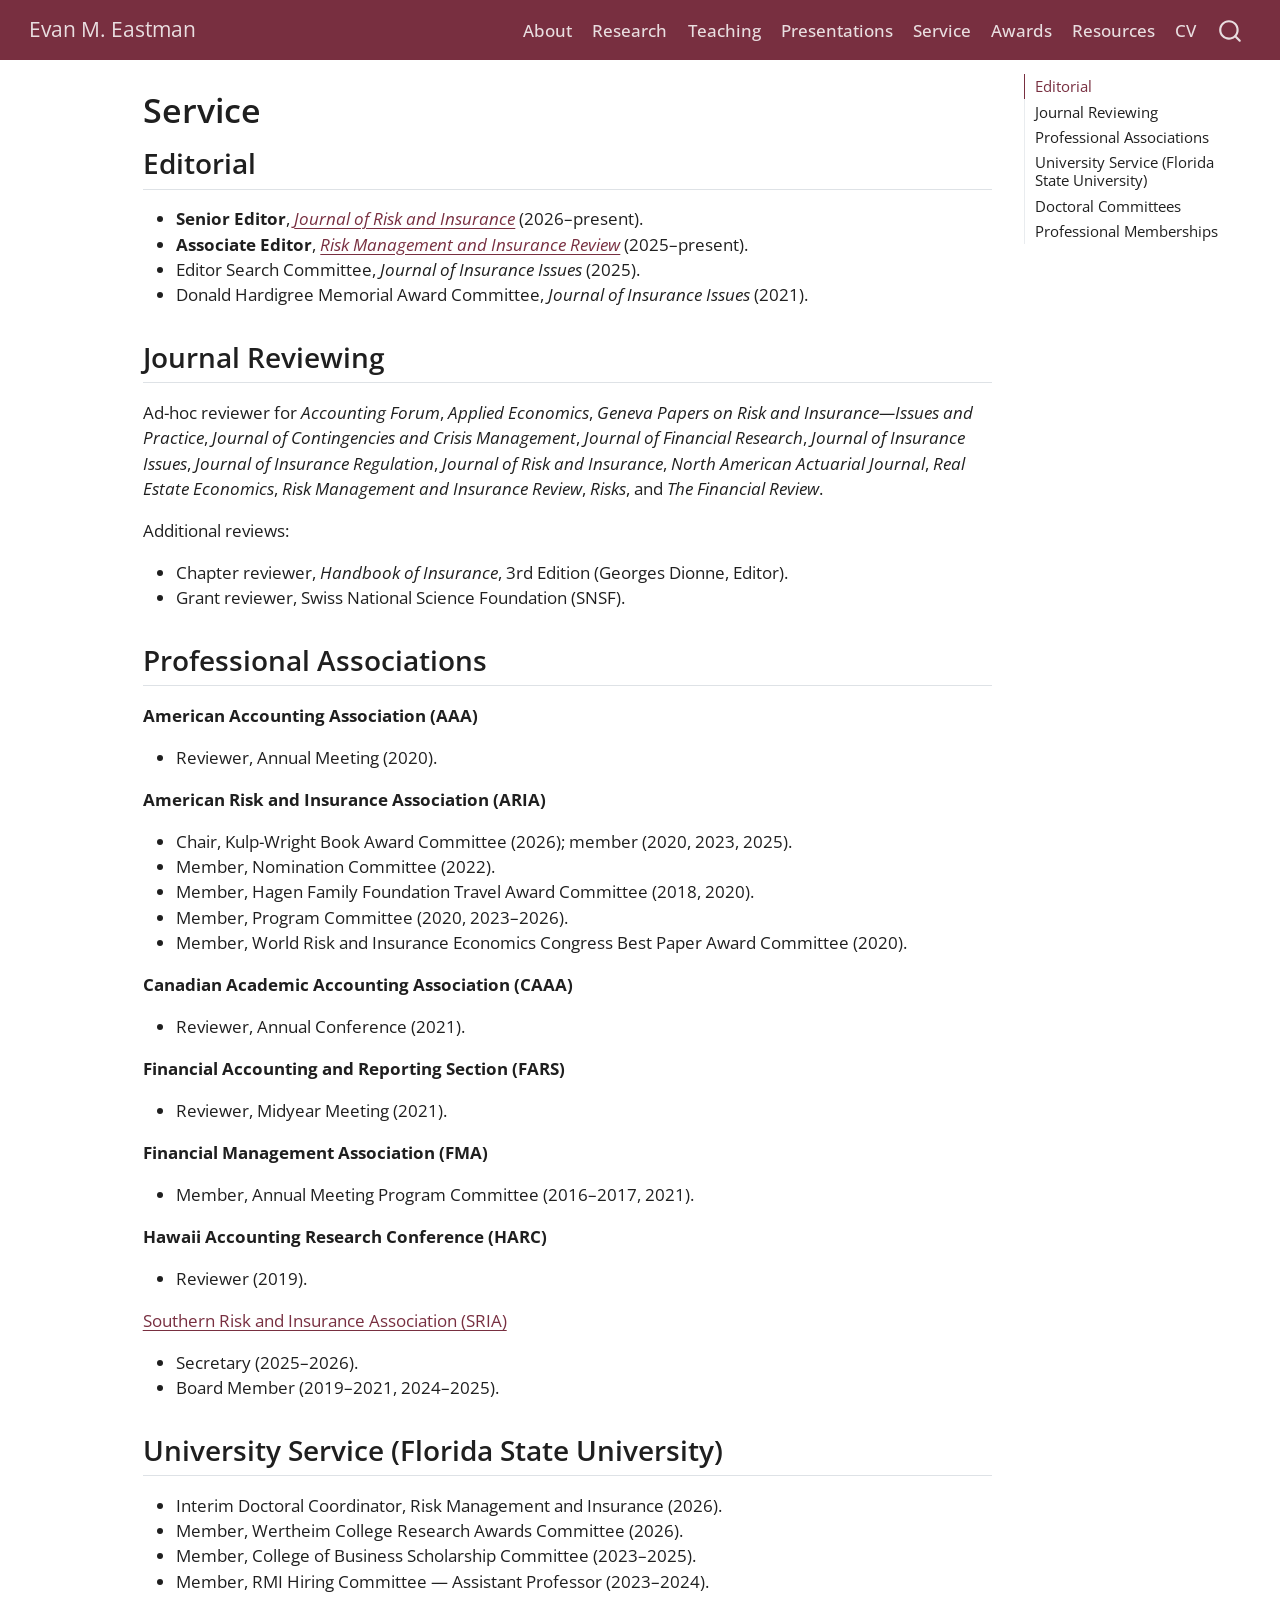
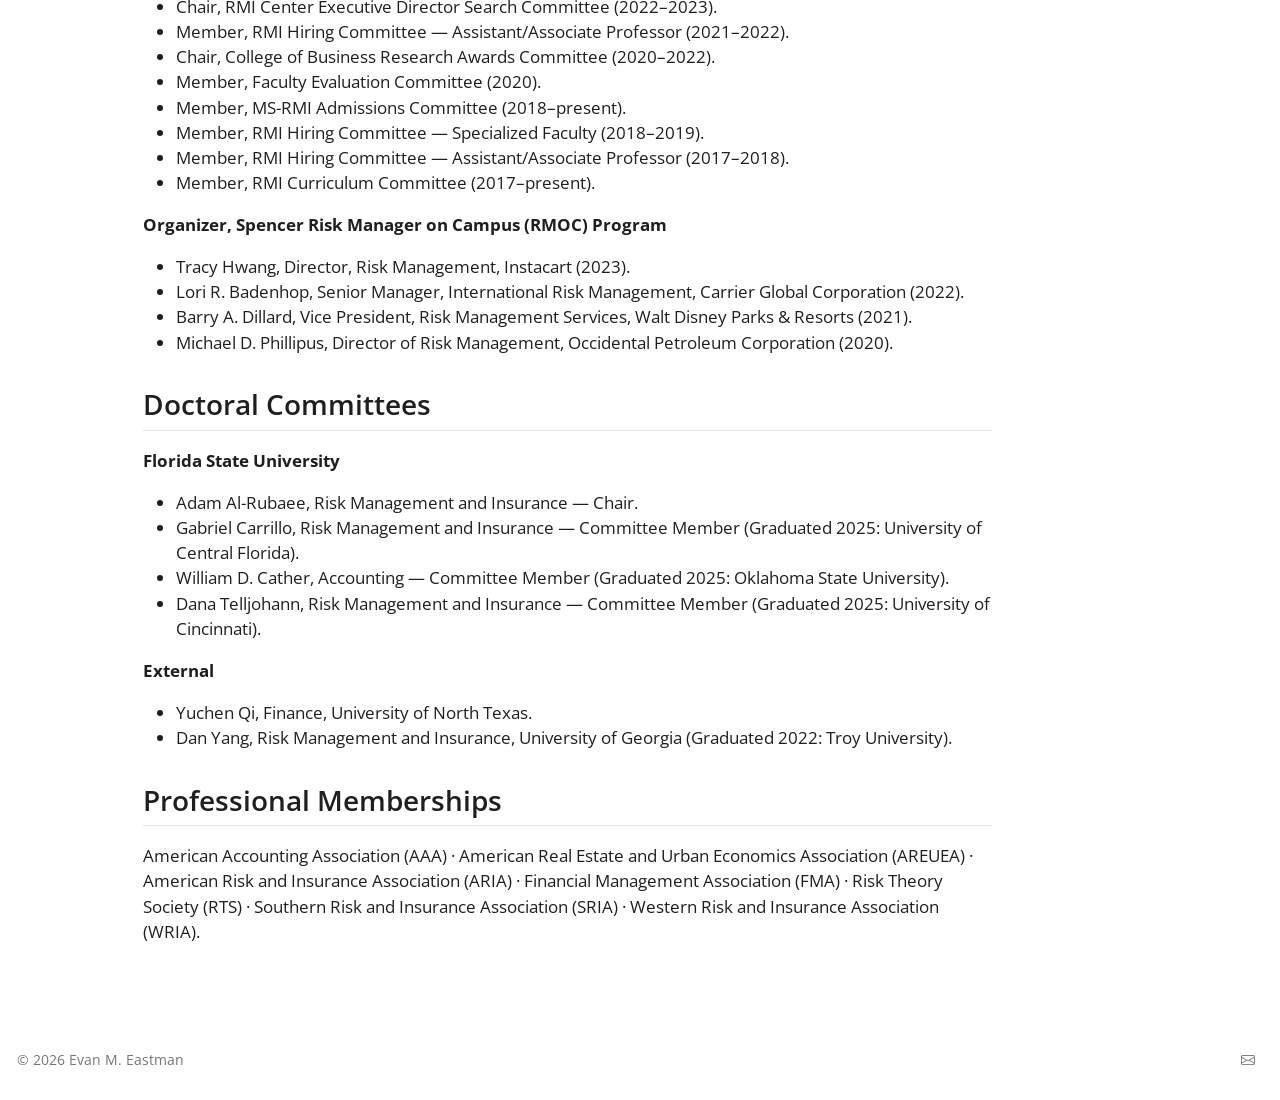
<file: service.html>
<!DOCTYPE html>
<html xmlns="http://www.w3.org/1999/xhtml" lang="en" xml:lang="en"><head>

<meta charset="utf-8">
<meta name="generator" content="quarto-1.9.37">

<meta name="viewport" content="width=device-width, initial-scale=1.0, user-scalable=yes">


<title>Service – Evan M. Eastman</title>
<style>
/* Default styles provided by pandoc.
** See https://pandoc.org/MANUAL.html#variables-for-html for config info.
*/
code{white-space: pre-wrap;}
span.smallcaps{font-variant: small-caps;}
div.columns{display: flex; gap: min(4vw, 1.5em);}
div.column{flex: auto; overflow-x: auto;}
div.hanging-indent{margin-left: 1.5em; text-indent: -1.5em;}
ul.task-list{list-style: none;}
ul.task-list li input[type="checkbox"] {
  width: 0.8em;
  margin: 0 0.8em 0.2em -1em; /* quarto-specific, see https://github.com/quarto-dev/quarto-cli/issues/4556 */ 
  vertical-align: middle;
}
</style>


<script src="site_libs/quarto-nav/quarto-nav.js"></script>
<script src="site_libs/clipboard/clipboard.min.js"></script>
<script src="site_libs/quarto-search/autocomplete.umd.js"></script>
<script src="site_libs/quarto-search/fuse.min.js"></script>
<script src="site_libs/quarto-search/quarto-search.js"></script>
<meta name="quarto:offset" content="./">
<link href="./files/favicon.svg" rel="icon" type="image/svg+xml">
<script src="site_libs/quarto-html/quarto.js" type="module"></script>
<script src="site_libs/quarto-html/tabsets/tabsets.js" type="module"></script>
<script src="site_libs/quarto-html/popper.min.js"></script>
<script src="site_libs/quarto-html/tippy.umd.min.js"></script>
<script src="site_libs/quarto-html/anchor.min.js"></script>
<link href="site_libs/quarto-html/tippy.css" rel="stylesheet">
<link href="site_libs/quarto-html/quarto-syntax-highlighting-7f8f88aac4f3542376d5c11b86a4c14d.css" rel="stylesheet" id="quarto-text-highlighting-styles">
<script src="site_libs/bootstrap/bootstrap.min.js"></script>
<link href="site_libs/bootstrap/bootstrap-icons.css" rel="stylesheet">
<link href="site_libs/bootstrap/bootstrap-ce12321af943040bbb36252c438639cf.min.css" rel="stylesheet" append-hash="true" id="quarto-bootstrap" data-mode="light">
<script id="quarto-search-options" type="application/json">{
  "location": "navbar",
  "copy-button": false,
  "collapse-after": 3,
  "panel-placement": "end",
  "type": "overlay",
  "limit": 50,
  "keyboard-shortcut": [
    "f",
    "/",
    "s"
  ],
  "show-item-context": false,
  "language": {
    "search-no-results-text": "No results",
    "search-matching-documents-text": "matching documents",
    "search-copy-link-title": "Copy link to search",
    "search-hide-matches-text": "Hide additional matches",
    "search-more-match-text": "more match in this document",
    "search-more-matches-text": "more matches in this document",
    "search-clear-button-title": "Clear",
    "search-text-placeholder": "",
    "search-detached-cancel-button-title": "Cancel",
    "search-submit-button-title": "Submit",
    "search-label": "Search"
  }
}</script>
<link rel="preconnect" href="https://fonts.googleapis.com">
<link rel="preconnect" href="https://fonts.gstatic.com" crossorigin="">
<link rel="stylesheet" href="https://fonts.googleapis.com/css2?family=Open+Sans:ital,wght@0,400;0,600;0,700;1,400&amp;display=swap">
<!-- Cloudflare Web Analytics -->
<script defer="" src="https://static.cloudflareinsights.com/beacon.min.js" data-cf-beacon="{&quot;token&quot;: &quot;0950ae9b45944aa088847628e5375268&quot;}"></script>
<!-- End Cloudflare Web Analytics -->


</head>

<body class="nav-fixed quarto-light">

<div id="quarto-search-results"></div>
  <header id="quarto-header" class="headroom fixed-top">
    <nav class="navbar navbar-expand-lg " data-bs-theme="dark">
      <div class="navbar-container container-fluid">
      <div class="navbar-brand-container mx-auto">
    <a class="navbar-brand" href="./index.html">
    <span class="navbar-title">Evan M. Eastman</span>
    </a>
  </div>
            <div id="quarto-search" class="" title="Search"></div>
          <button class="navbar-toggler" type="button" data-bs-toggle="collapse" data-bs-target="#navbarCollapse" aria-controls="navbarCollapse" role="menu" aria-expanded="false" aria-label="Toggle navigation" onclick="if (window.quartoToggleHeadroom) { window.quartoToggleHeadroom(); }">
  <span class="navbar-toggler-icon"></span>
</button>
          <div class="collapse navbar-collapse" id="navbarCollapse">
            <ul class="navbar-nav navbar-nav-scroll ms-auto">
  <li class="nav-item">
    <a class="nav-link" href="./index.html"> 
<span class="menu-text">About</span></a>
  </li>  
  <li class="nav-item">
    <a class="nav-link" href="./research.html"> 
<span class="menu-text">Research</span></a>
  </li>  
  <li class="nav-item">
    <a class="nav-link" href="./teaching.html"> 
<span class="menu-text">Teaching</span></a>
  </li>  
  <li class="nav-item">
    <a class="nav-link" href="./presentations.html"> 
<span class="menu-text">Presentations</span></a>
  </li>  
  <li class="nav-item">
    <a class="nav-link active" href="./service.html" aria-current="page"> 
<span class="menu-text">Service</span></a>
  </li>  
  <li class="nav-item">
    <a class="nav-link" href="./awards.html"> 
<span class="menu-text">Awards</span></a>
  </li>  
  <li class="nav-item">
    <a class="nav-link" href="./resources.html"> 
<span class="menu-text">Resources</span></a>
  </li>  
  <li class="nav-item">
    <a class="nav-link" href="./cv.html"> 
<span class="menu-text">CV</span></a>
  </li>  
</ul>
          </div> <!-- /navcollapse -->
            <div class="quarto-navbar-tools">
</div>
      </div> <!-- /container-fluid -->
    </nav>
</header>
<!-- content -->
<div id="quarto-content" class="quarto-container page-columns page-rows-contents page-layout-article page-navbar">
<!-- sidebar -->
<!-- margin-sidebar -->
    <div id="quarto-margin-sidebar" class="sidebar margin-sidebar">
        <nav id="TOC" role="doc-toc" class="toc-active">
   
  <ul>
  <li><a href="#editorial" id="toc-editorial" class="nav-link active" data-scroll-target="#editorial">Editorial</a></li>
  <li><a href="#journal-reviewing" id="toc-journal-reviewing" class="nav-link" data-scroll-target="#journal-reviewing">Journal Reviewing</a></li>
  <li><a href="#professional-associations" id="toc-professional-associations" class="nav-link" data-scroll-target="#professional-associations">Professional Associations</a></li>
  <li><a href="#university-service-florida-state-university" id="toc-university-service-florida-state-university" class="nav-link" data-scroll-target="#university-service-florida-state-university">University Service (Florida State University)</a></li>
  <li><a href="#doctoral-committees" id="toc-doctoral-committees" class="nav-link" data-scroll-target="#doctoral-committees">Doctoral Committees</a></li>
  <li><a href="#professional-memberships" id="toc-professional-memberships" class="nav-link" data-scroll-target="#professional-memberships">Professional Memberships</a></li>
  </ul>
</nav>
    </div>
<!-- main -->
<main class="content" id="quarto-document-content">

<header id="title-block-header" class="quarto-title-block default">
<div class="quarto-title">
<h1 class="title">Service</h1>
</div>



<div class="quarto-title-meta">

    
  
    
  </div>
  


</header>


<section id="editorial" class="level2">
<h2 class="anchored" data-anchor-id="editorial">Editorial</h2>
<ul>
<li><strong>Senior Editor</strong>, <a href="https://onlinelibrary.wiley.com/journal/15396975"><em>Journal of Risk and Insurance</em></a> (2026–present).</li>
<li><strong>Associate Editor</strong>, <a href="https://onlinelibrary.wiley.com/journal/15406296"><em>Risk Management and Insurance Review</em></a> (2025–present).</li>
<li>Editor Search Committee, <em>Journal of Insurance Issues</em> (2025).</li>
<li>Donald Hardigree Memorial Award Committee, <em>Journal of Insurance Issues</em> (2021).</li>
</ul>
</section>
<section id="journal-reviewing" class="level2">
<h2 class="anchored" data-anchor-id="journal-reviewing">Journal Reviewing</h2>
<p>Ad-hoc reviewer for <em>Accounting Forum</em>, <em>Applied Economics</em>, <em>Geneva Papers on Risk and Insurance—Issues and Practice</em>, <em>Journal of Contingencies and Crisis Management</em>, <em>Journal of Financial Research</em>, <em>Journal of Insurance Issues</em>, <em>Journal of Insurance Regulation</em>, <em>Journal of Risk and Insurance</em>, <em>North American Actuarial Journal</em>, <em>Real Estate Economics</em>, <em>Risk Management and Insurance Review</em>, <em>Risks</em>, and <em>The Financial Review</em>.</p>
<p>Additional reviews:</p>
<ul>
<li>Chapter reviewer, <em>Handbook of Insurance</em>, 3rd Edition (Georges Dionne, Editor).</li>
<li>Grant reviewer, Swiss National Science Foundation (SNSF).</li>
</ul>
</section>
<section id="professional-associations" class="level2">
<h2 class="anchored" data-anchor-id="professional-associations">Professional Associations</h2>
<p><strong>American Accounting Association (AAA)</strong></p>
<ul>
<li>Reviewer, Annual Meeting (2020).</li>
</ul>
<p><strong>American Risk and Insurance Association (ARIA)</strong></p>
<ul>
<li>Chair, Kulp-Wright Book Award Committee (2026); member (2020, 2023, 2025).</li>
<li>Member, Nomination Committee (2022).</li>
<li>Member, Hagen Family Foundation Travel Award Committee (2018, 2020).</li>
<li>Member, Program Committee (2020, 2023–2026).</li>
<li>Member, World Risk and Insurance Economics Congress Best Paper Award Committee (2020).</li>
</ul>
<p><strong>Canadian Academic Accounting Association (CAAA)</strong></p>
<ul>
<li>Reviewer, Annual Conference (2021).</li>
</ul>
<p><strong>Financial Accounting and Reporting Section (FARS)</strong></p>
<ul>
<li>Reviewer, Midyear Meeting (2021).</li>
</ul>
<p><strong>Financial Management Association (FMA)</strong></p>
<ul>
<li>Member, Annual Meeting Program Committee (2016–2017, 2021).</li>
</ul>
<p><strong>Hawaii Accounting Research Conference (HARC)</strong></p>
<ul>
<li>Reviewer (2019).</li>
</ul>
<p><strong><a href="https://southernrisk.org/">Southern Risk and Insurance Association (SRIA)</a></strong></p>
<ul>
<li>Secretary (2025–2026).</li>
<li>Board Member (2019–2021, 2024–2025).</li>
</ul>
</section>
<section id="university-service-florida-state-university" class="level2">
<h2 class="anchored" data-anchor-id="university-service-florida-state-university">University Service (Florida State University)</h2>
<ul>
<li>Interim Doctoral Coordinator, Risk Management and Insurance (2026).</li>
<li>Member, Wertheim College Research Awards Committee (2026).</li>
<li>Member, College of Business Scholarship Committee (2023–2025).</li>
<li>Member, RMI Hiring Committee — Assistant Professor (2023–2024).</li>
<li>Chair, RMI Center Executive Director Search Committee (2022–2023).</li>
<li>Member, RMI Hiring Committee — Assistant/Associate Professor (2021–2022).</li>
<li>Chair, College of Business Research Awards Committee (2020–2022).</li>
<li>Member, Faculty Evaluation Committee (2020).</li>
<li>Member, MS-RMI Admissions Committee (2018–present).</li>
<li>Member, RMI Hiring Committee — Specialized Faculty (2018–2019).</li>
<li>Member, RMI Hiring Committee — Assistant/Associate Professor (2017–2018).</li>
<li>Member, RMI Curriculum Committee (2017–present).</li>
</ul>
<p><strong>Organizer, Spencer Risk Manager on Campus (RMOC) Program</strong></p>
<ul>
<li>Tracy Hwang, Director, Risk Management, Instacart (2023).</li>
<li>Lori R. Badenhop, Senior Manager, International Risk Management, Carrier Global Corporation (2022).</li>
<li>Barry A. Dillard, Vice President, Risk Management Services, Walt Disney Parks &amp; Resorts (2021).</li>
<li>Michael D. Phillipus, Director of Risk Management, Occidental Petroleum Corporation (2020).</li>
</ul>
</section>
<section id="doctoral-committees" class="level2">
<h2 class="anchored" data-anchor-id="doctoral-committees">Doctoral Committees</h2>
<p><strong>Florida State University</strong></p>
<ul>
<li>Adam Al-Rubaee, Risk Management and Insurance — Chair.</li>
<li>Gabriel Carrillo, Risk Management and Insurance — Committee Member (Graduated 2025: University of Central Florida).</li>
<li>William D. Cather, Accounting — Committee Member (Graduated 2025: Oklahoma State University).</li>
<li>Dana Telljohann, Risk Management and Insurance — Committee Member (Graduated 2025: University of Cincinnati).</li>
</ul>
<p><strong>External</strong></p>
<ul>
<li>Yuchen Qi, Finance, University of North Texas.</li>
<li>Dan Yang, Risk Management and Insurance, University of Georgia (Graduated 2022: Troy University).</li>
</ul>
</section>
<section id="professional-memberships" class="level2">
<h2 class="anchored" data-anchor-id="professional-memberships">Professional Memberships</h2>
<p>American Accounting Association (AAA) · American Real Estate and Urban Economics Association (AREUEA) · American Risk and Insurance Association (ARIA) · Financial Management Association (FMA) · Risk Theory Society (RTS) · Southern Risk and Insurance Association (SRIA) · Western Risk and Insurance Association (WRIA).</p>


</section>

</main> <!-- /main -->
<script id="quarto-html-after-body" type="application/javascript">
  window.document.addEventListener("DOMContentLoaded", function (event) {
    const icon = "";
    const anchorJS = new window.AnchorJS();
    anchorJS.options = {
      placement: 'right',
      icon: icon
    };
    anchorJS.add('.anchored');
    const isCodeAnnotation = (el) => {
      for (const clz of el.classList) {
        if (clz.startsWith('code-annotation-')) {                     
          return true;
        }
      }
      return false;
    }
    const onCopySuccess = function(e) {
      // button target
      const button = e.trigger;
      // don't keep focus
      button.blur();
      // flash "checked"
      button.classList.add('code-copy-button-checked');
      var currentTitle = button.getAttribute("title");
      button.setAttribute("title", "Copied!");
      let tooltip;
      if (window.bootstrap) {
        button.setAttribute("data-bs-toggle", "tooltip");
        button.setAttribute("data-bs-placement", "left");
        button.setAttribute("data-bs-title", "Copied!");
        tooltip = new bootstrap.Tooltip(button, 
          { trigger: "manual", 
            customClass: "code-copy-button-tooltip",
            offset: [0, -8]});
        tooltip.show();    
      }
      setTimeout(function() {
        if (tooltip) {
          tooltip.hide();
          button.removeAttribute("data-bs-title");
          button.removeAttribute("data-bs-toggle");
          button.removeAttribute("data-bs-placement");
        }
        button.setAttribute("title", currentTitle);
        button.classList.remove('code-copy-button-checked');
      }, 1000);
      // clear code selection
      e.clearSelection();
    }
    const getTextToCopy = function(trigger) {
      const outerScaffold = trigger.parentElement.cloneNode(true);
      const codeEl = outerScaffold.querySelector('code');
      for (const childEl of codeEl.children) {
        if (isCodeAnnotation(childEl)) {
          childEl.remove();
        }
      }
      return codeEl.innerText;
    }
    const clipboard = new window.ClipboardJS('.code-copy-button:not([data-in-quarto-modal])', {
      text: getTextToCopy
    });
    clipboard.on('success', onCopySuccess);
    if (window.document.getElementById('quarto-embedded-source-code-modal')) {
      const clipboardModal = new window.ClipboardJS('.code-copy-button[data-in-quarto-modal]', {
        text: getTextToCopy,
        container: window.document.getElementById('quarto-embedded-source-code-modal')
      });
      clipboardModal.on('success', onCopySuccess);
    }
      var localhostRegex = new RegExp(/^(?:http|https):\/\/localhost\:?[0-9]*\//);
      var mailtoRegex = new RegExp(/^mailto:/);
        var filterRegex = new RegExp("https:\/\/evaneastman\.com");
      var isInternal = (href) => {
          return filterRegex.test(href) || localhostRegex.test(href) || mailtoRegex.test(href);
      }
      // Inspect non-navigation links and adorn them if external
     var links = window.document.querySelectorAll('a[href]:not(.nav-link):not(.navbar-brand):not(.toc-action):not(.sidebar-link):not(.sidebar-item-toggle):not(.pagination-link):not(.no-external):not([aria-hidden]):not(.dropdown-item):not(.quarto-navigation-tool):not(.about-link)');
      for (var i=0; i<links.length; i++) {
        const link = links[i];
        if (!isInternal(link.href)) {
          // undo the damage that might have been done by quarto-nav.js in the case of
          // links that we want to consider external
          if (link.dataset.originalHref !== undefined) {
            link.href = link.dataset.originalHref;
          }
        }
      }
    function tippyHover(el, contentFn, onTriggerFn, onUntriggerFn) {
      const config = {
        allowHTML: true,
        maxWidth: 500,
        delay: 100,
        arrow: false,
        appendTo: function(el) {
            return el.parentElement;
        },
        interactive: true,
        interactiveBorder: 10,
        theme: 'quarto',
        placement: 'bottom-start',
      };
      if (contentFn) {
        config.content = contentFn;
      }
      if (onTriggerFn) {
        config.onTrigger = onTriggerFn;
      }
      if (onUntriggerFn) {
        config.onUntrigger = onUntriggerFn;
      }
      window.tippy(el, config); 
    }
    const noterefs = window.document.querySelectorAll('a[role="doc-noteref"]');
    for (var i=0; i<noterefs.length; i++) {
      const ref = noterefs[i];
      tippyHover(ref, function() {
        // use id or data attribute instead here
        let href = ref.getAttribute('data-footnote-href') || ref.getAttribute('href');
        try { href = new URL(href).hash; } catch {}
        const id = href.replace(/^#\/?/, "");
        const note = window.document.getElementById(id);
        if (note) {
          return note.innerHTML;
        } else {
          return "";
        }
      });
    }
    const xrefs = window.document.querySelectorAll('a.quarto-xref');
    const processXRef = (id, note) => {
      // Strip column container classes
      const stripColumnClz = (el) => {
        el.classList.remove("page-full", "page-columns");
        if (el.children) {
          for (const child of el.children) {
            stripColumnClz(child);
          }
        }
      }
      stripColumnClz(note)
      if (id === null || id.startsWith('sec-')) {
        // Special case sections, only their first couple elements
        const container = document.createElement("div");
        if (note.children && note.children.length > 2) {
          container.appendChild(note.children[0].cloneNode(true));
          for (let i = 1; i < note.children.length; i++) {
            const child = note.children[i];
            if (child.tagName === "P" && child.innerText === "") {
              continue;
            } else {
              container.appendChild(child.cloneNode(true));
              break;
            }
          }
          if (window.Quarto?.typesetMath) {
            window.Quarto.typesetMath(container);
          }
          return container.innerHTML
        } else {
          if (window.Quarto?.typesetMath) {
            window.Quarto.typesetMath(note);
          }
          return note.innerHTML;
        }
      } else {
        // Remove any anchor links if they are present
        const anchorLink = note.querySelector('a.anchorjs-link');
        if (anchorLink) {
          anchorLink.remove();
        }
        if (window.Quarto?.typesetMath) {
          window.Quarto.typesetMath(note);
        }
        if (note.classList.contains("callout")) {
          return note.outerHTML;
        } else {
          return note.innerHTML;
        }
      }
    }
    for (var i=0; i<xrefs.length; i++) {
      const xref = xrefs[i];
      tippyHover(xref, undefined, function(instance) {
        instance.disable();
        let url = xref.getAttribute('href');
        let hash = undefined; 
        if (url.startsWith('#')) {
          hash = url;
        } else {
          try { hash = new URL(url).hash; } catch {}
        }
        if (hash) {
          const id = hash.replace(/^#\/?/, "");
          const note = window.document.getElementById(id);
          if (note !== null) {
            try {
              const html = processXRef(id, note.cloneNode(true));
              instance.setContent(html);
            } finally {
              instance.enable();
              instance.show();
            }
          } else {
            // See if we can fetch this
            fetch(url.split('#')[0])
            .then(res => res.text())
            .then(html => {
              const parser = new DOMParser();
              const htmlDoc = parser.parseFromString(html, "text/html");
              const note = htmlDoc.getElementById(id);
              if (note !== null) {
                const html = processXRef(id, note);
                instance.setContent(html);
              } 
            }).finally(() => {
              instance.enable();
              instance.show();
            });
          }
        } else {
          // See if we can fetch a full url (with no hash to target)
          // This is a special case and we should probably do some content thinning / targeting
          fetch(url)
          .then(res => res.text())
          .then(html => {
            const parser = new DOMParser();
            const htmlDoc = parser.parseFromString(html, "text/html");
            const note = htmlDoc.querySelector('main.content');
            if (note !== null) {
              // This should only happen for chapter cross references
              // (since there is no id in the URL)
              // remove the first header
              if (note.children.length > 0 && note.children[0].tagName === "HEADER") {
                note.children[0].remove();
              }
              const html = processXRef(null, note);
              instance.setContent(html);
            } 
          }).finally(() => {
            instance.enable();
            instance.show();
          });
        }
      }, function(instance) {
      });
    }
        let selectedAnnoteEl;
        const selectorForAnnotation = ( cell, annotation) => {
          let cellAttr = 'data-code-cell="' + cell + '"';
          let lineAttr = 'data-code-annotation="' +  annotation + '"';
          const selector = 'span[' + cellAttr + '][' + lineAttr + ']';
          return selector;
        }
        const selectCodeLines = (annoteEl) => {
          const doc = window.document;
          const targetCell = annoteEl.getAttribute("data-target-cell");
          const targetAnnotation = annoteEl.getAttribute("data-target-annotation");
          const annoteSpan = window.document.querySelector(selectorForAnnotation(targetCell, targetAnnotation));
          const lines = annoteSpan.getAttribute("data-code-lines").split(",");
          const lineIds = lines.map((line) => {
            return targetCell + "-" + line;
          })
          let top = null;
          let height = null;
          let parent = null;
          if (lineIds.length > 0) {
              //compute the position of the single el (top and bottom and make a div)
              const el = window.document.getElementById(lineIds[0]);
              top = el.offsetTop;
              height = el.offsetHeight;
              parent = el.parentElement.parentElement;
            if (lineIds.length > 1) {
              const lastEl = window.document.getElementById(lineIds[lineIds.length - 1]);
              const bottom = lastEl.offsetTop + lastEl.offsetHeight;
              height = bottom - top;
            }
            if (top !== null && height !== null && parent !== null) {
              // cook up a div (if necessary) and position it 
              let div = window.document.getElementById("code-annotation-line-highlight");
              if (div === null) {
                div = window.document.createElement("div");
                div.setAttribute("id", "code-annotation-line-highlight");
                div.style.position = 'absolute';
                parent.appendChild(div);
              }
              div.style.top = top - 2 + "px";
              div.style.height = height + 4 + "px";
              div.style.left = 0;
              let gutterDiv = window.document.getElementById("code-annotation-line-highlight-gutter");
              if (gutterDiv === null) {
                gutterDiv = window.document.createElement("div");
                gutterDiv.setAttribute("id", "code-annotation-line-highlight-gutter");
                gutterDiv.style.position = 'absolute';
                const codeCell = window.document.getElementById(targetCell);
                const gutter = codeCell.querySelector('.code-annotation-gutter');
                gutter.appendChild(gutterDiv);
              }
              gutterDiv.style.top = top - 2 + "px";
              gutterDiv.style.height = height + 4 + "px";
            }
            selectedAnnoteEl = annoteEl;
          }
        };
        const unselectCodeLines = () => {
          const elementsIds = ["code-annotation-line-highlight", "code-annotation-line-highlight-gutter"];
          elementsIds.forEach((elId) => {
            const div = window.document.getElementById(elId);
            if (div) {
              div.remove();
            }
          });
          selectedAnnoteEl = undefined;
        };
          // Handle positioning of the toggle
      window.addEventListener(
        "resize",
        throttle(() => {
          elRect = undefined;
          if (selectedAnnoteEl) {
            selectCodeLines(selectedAnnoteEl);
          }
        }, 10)
      );
      function throttle(fn, ms) {
      let throttle = false;
      let timer;
        return (...args) => {
          if(!throttle) { // first call gets through
              fn.apply(this, args);
              throttle = true;
          } else { // all the others get throttled
              if(timer) clearTimeout(timer); // cancel #2
              timer = setTimeout(() => {
                fn.apply(this, args);
                timer = throttle = false;
              }, ms);
          }
        };
      }
        // Attach click handler to the DT
        const annoteDls = window.document.querySelectorAll('dt[data-target-cell]');
        for (const annoteDlNode of annoteDls) {
          annoteDlNode.addEventListener('click', (event) => {
            const clickedEl = event.target;
            if (clickedEl !== selectedAnnoteEl) {
              unselectCodeLines();
              const activeEl = window.document.querySelector('dt[data-target-cell].code-annotation-active');
              if (activeEl) {
                activeEl.classList.remove('code-annotation-active');
              }
              selectCodeLines(clickedEl);
              clickedEl.classList.add('code-annotation-active');
            } else {
              // Unselect the line
              unselectCodeLines();
              clickedEl.classList.remove('code-annotation-active');
            }
          });
        }
    const findCites = (el) => {
      const parentEl = el.parentElement;
      if (parentEl) {
        const cites = parentEl.dataset.cites;
        if (cites) {
          return {
            el,
            cites: cites.split(' ')
          };
        } else {
          return findCites(el.parentElement)
        }
      } else {
        return undefined;
      }
    };
    var bibliorefs = window.document.querySelectorAll('a[role="doc-biblioref"]');
    for (var i=0; i<bibliorefs.length; i++) {
      const ref = bibliorefs[i];
      const citeInfo = findCites(ref);
      if (citeInfo) {
        tippyHover(citeInfo.el, function() {
          var popup = window.document.createElement('div');
          citeInfo.cites.forEach(function(cite) {
            var citeDiv = window.document.createElement('div');
            citeDiv.classList.add('hanging-indent');
            citeDiv.classList.add('csl-entry');
            var biblioDiv = window.document.getElementById('ref-' + cite);
            if (biblioDiv) {
              citeDiv.innerHTML = biblioDiv.innerHTML;
            }
            popup.appendChild(citeDiv);
          });
          return popup.innerHTML;
        });
      }
    }
  });
  </script>
</div> <!-- /content -->
<footer class="footer">
  <div class="nav-footer">
    <div class="nav-footer-left">
<p>© 2026 Evan M. Eastman</p>
</div>   
    <div class="nav-footer-center">
      &nbsp;
    </div>
    <div class="nav-footer-right">
      <ul class="footer-items list-unstyled">
    <li class="nav-item compact">
    <a class="nav-link" href="mailto:eeastman@wertheim.fsu.edu">
      <i class="bi bi-envelope" role="img">
</i> 
    </a>
  </li>  
</ul>
    </div>
  </div>
</footer>




</body></html>
</file>
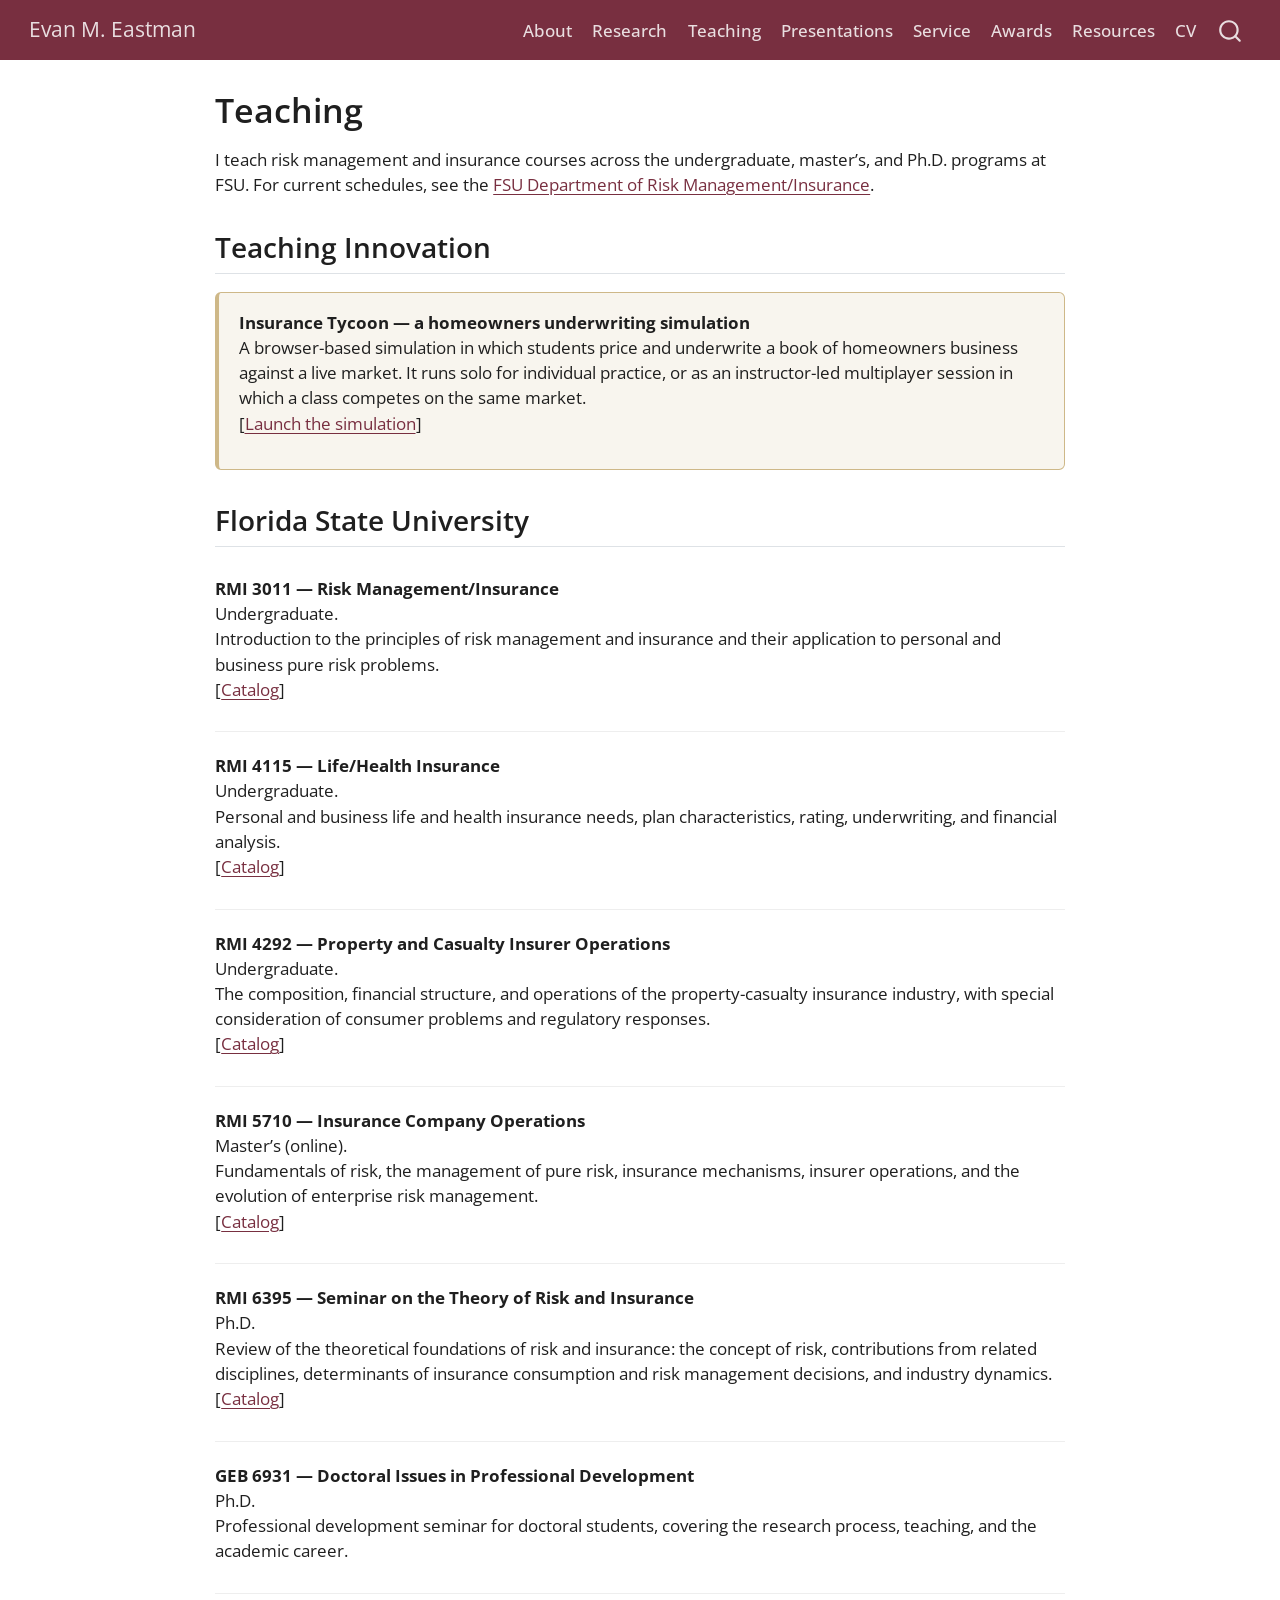
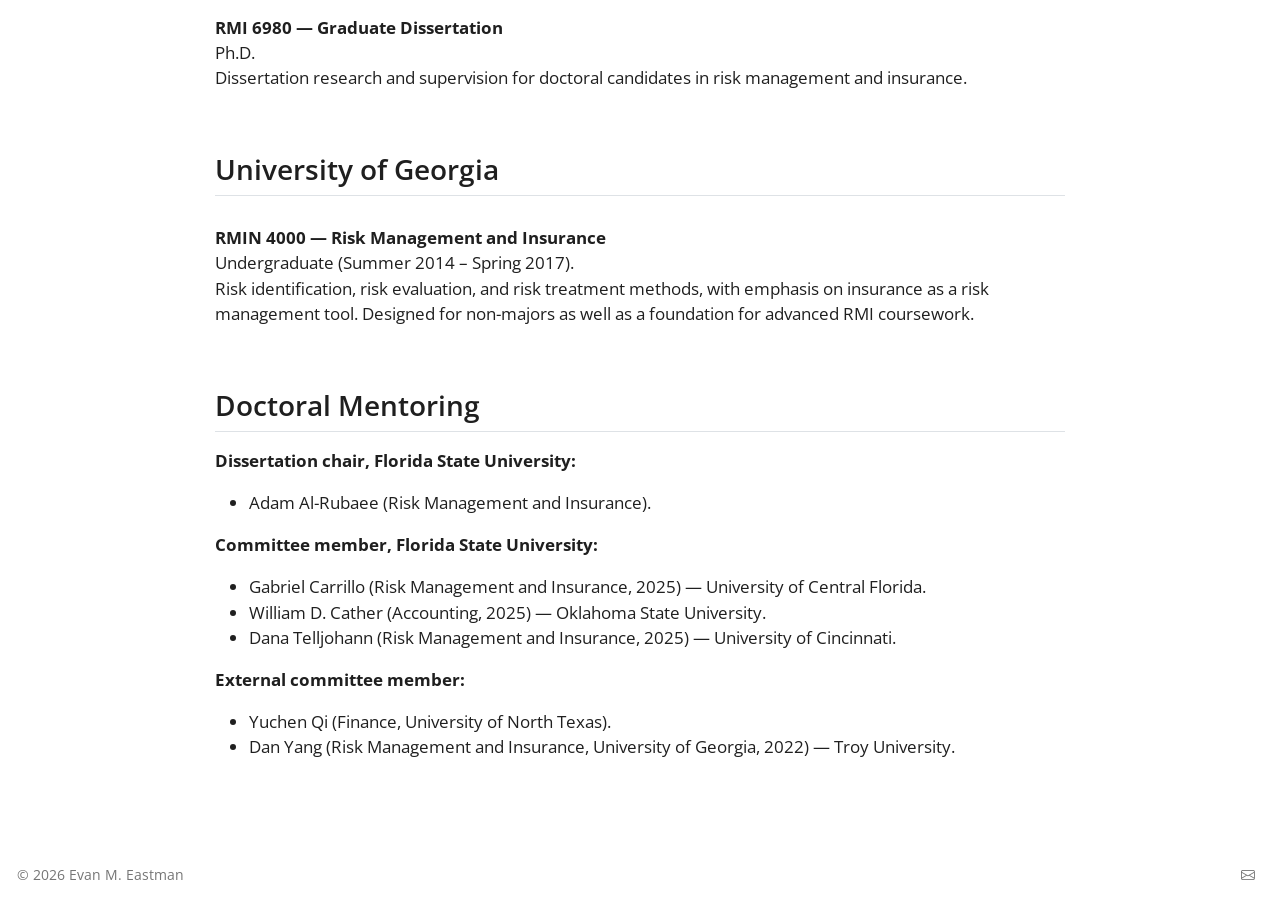
<file: teaching.html>
<!DOCTYPE html>
<html xmlns="http://www.w3.org/1999/xhtml" lang="en" xml:lang="en"><head>

<meta charset="utf-8">
<meta name="generator" content="quarto-1.9.37">

<meta name="viewport" content="width=device-width, initial-scale=1.0, user-scalable=yes">


<title>Teaching – Evan M. Eastman</title>
<style>
/* Default styles provided by pandoc.
** See https://pandoc.org/MANUAL.html#variables-for-html for config info.
*/
code{white-space: pre-wrap;}
span.smallcaps{font-variant: small-caps;}
div.columns{display: flex; gap: min(4vw, 1.5em);}
div.column{flex: auto; overflow-x: auto;}
div.hanging-indent{margin-left: 1.5em; text-indent: -1.5em;}
ul.task-list{list-style: none;}
ul.task-list li input[type="checkbox"] {
  width: 0.8em;
  margin: 0 0.8em 0.2em -1em; /* quarto-specific, see https://github.com/quarto-dev/quarto-cli/issues/4556 */ 
  vertical-align: middle;
}
</style>


<script src="site_libs/quarto-nav/quarto-nav.js"></script>
<script src="site_libs/clipboard/clipboard.min.js"></script>
<script src="site_libs/quarto-search/autocomplete.umd.js"></script>
<script src="site_libs/quarto-search/fuse.min.js"></script>
<script src="site_libs/quarto-search/quarto-search.js"></script>
<meta name="quarto:offset" content="./">
<link href="./files/favicon.svg" rel="icon" type="image/svg+xml">
<script src="site_libs/quarto-html/quarto.js" type="module"></script>
<script src="site_libs/quarto-html/tabsets/tabsets.js" type="module"></script>
<script src="site_libs/quarto-html/popper.min.js"></script>
<script src="site_libs/quarto-html/tippy.umd.min.js"></script>
<script src="site_libs/quarto-html/anchor.min.js"></script>
<link href="site_libs/quarto-html/tippy.css" rel="stylesheet">
<link href="site_libs/quarto-html/quarto-syntax-highlighting-7f8f88aac4f3542376d5c11b86a4c14d.css" rel="stylesheet" id="quarto-text-highlighting-styles">
<script src="site_libs/bootstrap/bootstrap.min.js"></script>
<link href="site_libs/bootstrap/bootstrap-icons.css" rel="stylesheet">
<link href="site_libs/bootstrap/bootstrap-ce12321af943040bbb36252c438639cf.min.css" rel="stylesheet" append-hash="true" id="quarto-bootstrap" data-mode="light">
<script id="quarto-search-options" type="application/json">{
  "location": "navbar",
  "copy-button": false,
  "collapse-after": 3,
  "panel-placement": "end",
  "type": "overlay",
  "limit": 50,
  "keyboard-shortcut": [
    "f",
    "/",
    "s"
  ],
  "show-item-context": false,
  "language": {
    "search-no-results-text": "No results",
    "search-matching-documents-text": "matching documents",
    "search-copy-link-title": "Copy link to search",
    "search-hide-matches-text": "Hide additional matches",
    "search-more-match-text": "more match in this document",
    "search-more-matches-text": "more matches in this document",
    "search-clear-button-title": "Clear",
    "search-text-placeholder": "",
    "search-detached-cancel-button-title": "Cancel",
    "search-submit-button-title": "Submit",
    "search-label": "Search"
  }
}</script>
<link rel="preconnect" href="https://fonts.googleapis.com">
<link rel="preconnect" href="https://fonts.gstatic.com" crossorigin="">
<link rel="stylesheet" href="https://fonts.googleapis.com/css2?family=Open+Sans:ital,wght@0,400;0,600;0,700;1,400&amp;display=swap">
<!-- Cloudflare Web Analytics -->
<script defer="" src="https://static.cloudflareinsights.com/beacon.min.js" data-cf-beacon="{&quot;token&quot;: &quot;0950ae9b45944aa088847628e5375268&quot;}"></script>
<!-- End Cloudflare Web Analytics -->


</head>

<body class="nav-fixed fullcontent quarto-light">

<div id="quarto-search-results"></div>
  <header id="quarto-header" class="headroom fixed-top">
    <nav class="navbar navbar-expand-lg " data-bs-theme="dark">
      <div class="navbar-container container-fluid">
      <div class="navbar-brand-container mx-auto">
    <a class="navbar-brand" href="./index.html">
    <span class="navbar-title">Evan M. Eastman</span>
    </a>
  </div>
            <div id="quarto-search" class="" title="Search"></div>
          <button class="navbar-toggler" type="button" data-bs-toggle="collapse" data-bs-target="#navbarCollapse" aria-controls="navbarCollapse" role="menu" aria-expanded="false" aria-label="Toggle navigation" onclick="if (window.quartoToggleHeadroom) { window.quartoToggleHeadroom(); }">
  <span class="navbar-toggler-icon"></span>
</button>
          <div class="collapse navbar-collapse" id="navbarCollapse">
            <ul class="navbar-nav navbar-nav-scroll ms-auto">
  <li class="nav-item">
    <a class="nav-link" href="./index.html"> 
<span class="menu-text">About</span></a>
  </li>  
  <li class="nav-item">
    <a class="nav-link" href="./research.html"> 
<span class="menu-text">Research</span></a>
  </li>  
  <li class="nav-item">
    <a class="nav-link active" href="./teaching.html" aria-current="page"> 
<span class="menu-text">Teaching</span></a>
  </li>  
  <li class="nav-item">
    <a class="nav-link" href="./presentations.html"> 
<span class="menu-text">Presentations</span></a>
  </li>  
  <li class="nav-item">
    <a class="nav-link" href="./service.html"> 
<span class="menu-text">Service</span></a>
  </li>  
  <li class="nav-item">
    <a class="nav-link" href="./awards.html"> 
<span class="menu-text">Awards</span></a>
  </li>  
  <li class="nav-item">
    <a class="nav-link" href="./resources.html"> 
<span class="menu-text">Resources</span></a>
  </li>  
  <li class="nav-item">
    <a class="nav-link" href="./cv.html"> 
<span class="menu-text">CV</span></a>
  </li>  
</ul>
          </div> <!-- /navcollapse -->
            <div class="quarto-navbar-tools">
</div>
      </div> <!-- /container-fluid -->
    </nav>
</header>
<!-- content -->
<div id="quarto-content" class="quarto-container page-columns page-rows-contents page-layout-article page-navbar">
<!-- sidebar -->
<!-- margin-sidebar -->
    
<!-- main -->
<main class="content" id="quarto-document-content">

<header id="title-block-header" class="quarto-title-block default">
<div class="quarto-title">
<h1 class="title">Teaching</h1>
</div>



<div class="quarto-title-meta">

    
  
    
  </div>
  


</header>


<p>I teach risk management and insurance courses across the undergraduate, master’s, and Ph.D.&nbsp;programs at FSU. For current schedules, see the <a href="https://business.fsu.edu/departments/rmi">FSU Department of Risk Management/Insurance</a>.</p>
<section id="teaching-innovation" class="level2">
<h2 class="anchored" data-anchor-id="teaching-innovation">Teaching Innovation</h2>
<div class="feature-entry">
<p><strong>Insurance Tycoon — a homeowners underwriting simulation</strong><br> A browser-based simulation in which students price and underwrite a book of homeowners business against a live market. It runs solo for individual practice, or as an instructor-led multiplayer session in which a class competes on the same market.<br> [<a href="https://insurance-tycoon-production.up.railway.app/">Launch the simulation</a>]</p>
</div>
</section>
<section id="florida-state-university" class="level2">
<h2 class="anchored" data-anchor-id="florida-state-university">Florida State University</h2>
<div class="course-entry">
<p><strong>RMI 3011 — Risk Management/Insurance</strong><br> Undergraduate.<br> Introduction to the principles of risk management and insurance and their application to personal and business pure risk problems.<br> [<a href="https://m.fsu.edu/default/course_catalog/detail?area=RMI&amp;course=RMI+3011&amp;term=all">Catalog</a>]</p>
</div>
<div class="course-entry">
<p><strong>RMI 4115 — Life/Health Insurance</strong><br> Undergraduate.<br> Personal and business life and health insurance needs, plan characteristics, rating, underwriting, and financial analysis.<br> [<a href="https://m.fsu.edu/default/course_catalog/detail?area=RMI&amp;course=RMI+4115&amp;term=all">Catalog</a>]</p>
</div>
<div class="course-entry">
<p><strong>RMI 4292 — Property and Casualty Insurer Operations</strong><br> Undergraduate.<br> The composition, financial structure, and operations of the property-casualty insurance industry, with special consideration of consumer problems and regulatory responses.<br> [<a href="https://m.fsu.edu/default/course_catalog/detail?area=RMI&amp;course=RMI+4292&amp;term=all">Catalog</a>]</p>
</div>
<div class="course-entry">
<p><strong>RMI 5710 — Insurance Company Operations</strong><br> Master’s (online).<br> Fundamentals of risk, the management of pure risk, insurance mechanisms, insurer operations, and the evolution of enterprise risk management.<br> [<a href="https://m.fsu.edu/default/course_catalog/detail?area=RMI&amp;course=RMI+5710&amp;term=all">Catalog</a>]</p>
</div>
<div class="course-entry">
<p><strong>RMI 6395 — Seminar on the Theory of Risk and Insurance</strong><br> Ph.D.<br> Review of the theoretical foundations of risk and insurance: the concept of risk, contributions from related disciplines, determinants of insurance consumption and risk management decisions, and industry dynamics.<br> [<a href="https://m.fsu.edu/default/course_catalog/detail?area=RMI&amp;course=RMI+6395&amp;term=all">Catalog</a>]</p>
</div>
<div class="course-entry">
<p><strong>GEB 6931 — Doctoral Issues in Professional Development</strong><br> Ph.D.<br> Professional development seminar for doctoral students, covering the research process, teaching, and the academic career.</p>
</div>
<div class="course-entry">
<p><strong>RMI 6980 — Graduate Dissertation</strong><br> Ph.D.<br> Dissertation research and supervision for doctoral candidates in risk management and insurance.</p>
</div>
</section>
<section id="university-of-georgia" class="level2">
<h2 class="anchored" data-anchor-id="university-of-georgia">University of Georgia</h2>
<div class="course-entry">
<p><strong>RMIN 4000 — Risk Management and Insurance</strong><br> Undergraduate (Summer 2014 – Spring 2017).<br> Risk identification, risk evaluation, and risk treatment methods, with emphasis on insurance as a risk management tool. Designed for non-majors as well as a foundation for advanced RMI coursework.</p>
</div>
</section>
<section id="doctoral-mentoring" class="level2">
<h2 class="anchored" data-anchor-id="doctoral-mentoring">Doctoral Mentoring</h2>
<p><strong>Dissertation chair, Florida State University:</strong></p>
<ul>
<li>Adam Al-Rubaee (Risk Management and Insurance).</li>
</ul>
<p><strong>Committee member, Florida State University:</strong></p>
<ul>
<li>Gabriel Carrillo (Risk Management and Insurance, 2025) — University of Central Florida.</li>
<li>William D. Cather (Accounting, 2025) — Oklahoma State University.</li>
<li>Dana Telljohann (Risk Management and Insurance, 2025) — University of Cincinnati.</li>
</ul>
<p><strong>External committee member:</strong></p>
<ul>
<li>Yuchen Qi (Finance, University of North Texas).</li>
<li>Dan Yang (Risk Management and Insurance, University of Georgia, 2022) — Troy University.</li>
</ul>


</section>

</main> <!-- /main -->
<script id="quarto-html-after-body" type="application/javascript">
  window.document.addEventListener("DOMContentLoaded", function (event) {
    const icon = "";
    const anchorJS = new window.AnchorJS();
    anchorJS.options = {
      placement: 'right',
      icon: icon
    };
    anchorJS.add('.anchored');
    const isCodeAnnotation = (el) => {
      for (const clz of el.classList) {
        if (clz.startsWith('code-annotation-')) {                     
          return true;
        }
      }
      return false;
    }
    const onCopySuccess = function(e) {
      // button target
      const button = e.trigger;
      // don't keep focus
      button.blur();
      // flash "checked"
      button.classList.add('code-copy-button-checked');
      var currentTitle = button.getAttribute("title");
      button.setAttribute("title", "Copied!");
      let tooltip;
      if (window.bootstrap) {
        button.setAttribute("data-bs-toggle", "tooltip");
        button.setAttribute("data-bs-placement", "left");
        button.setAttribute("data-bs-title", "Copied!");
        tooltip = new bootstrap.Tooltip(button, 
          { trigger: "manual", 
            customClass: "code-copy-button-tooltip",
            offset: [0, -8]});
        tooltip.show();    
      }
      setTimeout(function() {
        if (tooltip) {
          tooltip.hide();
          button.removeAttribute("data-bs-title");
          button.removeAttribute("data-bs-toggle");
          button.removeAttribute("data-bs-placement");
        }
        button.setAttribute("title", currentTitle);
        button.classList.remove('code-copy-button-checked');
      }, 1000);
      // clear code selection
      e.clearSelection();
    }
    const getTextToCopy = function(trigger) {
      const outerScaffold = trigger.parentElement.cloneNode(true);
      const codeEl = outerScaffold.querySelector('code');
      for (const childEl of codeEl.children) {
        if (isCodeAnnotation(childEl)) {
          childEl.remove();
        }
      }
      return codeEl.innerText;
    }
    const clipboard = new window.ClipboardJS('.code-copy-button:not([data-in-quarto-modal])', {
      text: getTextToCopy
    });
    clipboard.on('success', onCopySuccess);
    if (window.document.getElementById('quarto-embedded-source-code-modal')) {
      const clipboardModal = new window.ClipboardJS('.code-copy-button[data-in-quarto-modal]', {
        text: getTextToCopy,
        container: window.document.getElementById('quarto-embedded-source-code-modal')
      });
      clipboardModal.on('success', onCopySuccess);
    }
      var localhostRegex = new RegExp(/^(?:http|https):\/\/localhost\:?[0-9]*\//);
      var mailtoRegex = new RegExp(/^mailto:/);
        var filterRegex = new RegExp("https:\/\/evaneastman\.com");
      var isInternal = (href) => {
          return filterRegex.test(href) || localhostRegex.test(href) || mailtoRegex.test(href);
      }
      // Inspect non-navigation links and adorn them if external
     var links = window.document.querySelectorAll('a[href]:not(.nav-link):not(.navbar-brand):not(.toc-action):not(.sidebar-link):not(.sidebar-item-toggle):not(.pagination-link):not(.no-external):not([aria-hidden]):not(.dropdown-item):not(.quarto-navigation-tool):not(.about-link)');
      for (var i=0; i<links.length; i++) {
        const link = links[i];
        if (!isInternal(link.href)) {
          // undo the damage that might have been done by quarto-nav.js in the case of
          // links that we want to consider external
          if (link.dataset.originalHref !== undefined) {
            link.href = link.dataset.originalHref;
          }
        }
      }
    function tippyHover(el, contentFn, onTriggerFn, onUntriggerFn) {
      const config = {
        allowHTML: true,
        maxWidth: 500,
        delay: 100,
        arrow: false,
        appendTo: function(el) {
            return el.parentElement;
        },
        interactive: true,
        interactiveBorder: 10,
        theme: 'quarto',
        placement: 'bottom-start',
      };
      if (contentFn) {
        config.content = contentFn;
      }
      if (onTriggerFn) {
        config.onTrigger = onTriggerFn;
      }
      if (onUntriggerFn) {
        config.onUntrigger = onUntriggerFn;
      }
      window.tippy(el, config); 
    }
    const noterefs = window.document.querySelectorAll('a[role="doc-noteref"]');
    for (var i=0; i<noterefs.length; i++) {
      const ref = noterefs[i];
      tippyHover(ref, function() {
        // use id or data attribute instead here
        let href = ref.getAttribute('data-footnote-href') || ref.getAttribute('href');
        try { href = new URL(href).hash; } catch {}
        const id = href.replace(/^#\/?/, "");
        const note = window.document.getElementById(id);
        if (note) {
          return note.innerHTML;
        } else {
          return "";
        }
      });
    }
    const xrefs = window.document.querySelectorAll('a.quarto-xref');
    const processXRef = (id, note) => {
      // Strip column container classes
      const stripColumnClz = (el) => {
        el.classList.remove("page-full", "page-columns");
        if (el.children) {
          for (const child of el.children) {
            stripColumnClz(child);
          }
        }
      }
      stripColumnClz(note)
      if (id === null || id.startsWith('sec-')) {
        // Special case sections, only their first couple elements
        const container = document.createElement("div");
        if (note.children && note.children.length > 2) {
          container.appendChild(note.children[0].cloneNode(true));
          for (let i = 1; i < note.children.length; i++) {
            const child = note.children[i];
            if (child.tagName === "P" && child.innerText === "") {
              continue;
            } else {
              container.appendChild(child.cloneNode(true));
              break;
            }
          }
          if (window.Quarto?.typesetMath) {
            window.Quarto.typesetMath(container);
          }
          return container.innerHTML
        } else {
          if (window.Quarto?.typesetMath) {
            window.Quarto.typesetMath(note);
          }
          return note.innerHTML;
        }
      } else {
        // Remove any anchor links if they are present
        const anchorLink = note.querySelector('a.anchorjs-link');
        if (anchorLink) {
          anchorLink.remove();
        }
        if (window.Quarto?.typesetMath) {
          window.Quarto.typesetMath(note);
        }
        if (note.classList.contains("callout")) {
          return note.outerHTML;
        } else {
          return note.innerHTML;
        }
      }
    }
    for (var i=0; i<xrefs.length; i++) {
      const xref = xrefs[i];
      tippyHover(xref, undefined, function(instance) {
        instance.disable();
        let url = xref.getAttribute('href');
        let hash = undefined; 
        if (url.startsWith('#')) {
          hash = url;
        } else {
          try { hash = new URL(url).hash; } catch {}
        }
        if (hash) {
          const id = hash.replace(/^#\/?/, "");
          const note = window.document.getElementById(id);
          if (note !== null) {
            try {
              const html = processXRef(id, note.cloneNode(true));
              instance.setContent(html);
            } finally {
              instance.enable();
              instance.show();
            }
          } else {
            // See if we can fetch this
            fetch(url.split('#')[0])
            .then(res => res.text())
            .then(html => {
              const parser = new DOMParser();
              const htmlDoc = parser.parseFromString(html, "text/html");
              const note = htmlDoc.getElementById(id);
              if (note !== null) {
                const html = processXRef(id, note);
                instance.setContent(html);
              } 
            }).finally(() => {
              instance.enable();
              instance.show();
            });
          }
        } else {
          // See if we can fetch a full url (with no hash to target)
          // This is a special case and we should probably do some content thinning / targeting
          fetch(url)
          .then(res => res.text())
          .then(html => {
            const parser = new DOMParser();
            const htmlDoc = parser.parseFromString(html, "text/html");
            const note = htmlDoc.querySelector('main.content');
            if (note !== null) {
              // This should only happen for chapter cross references
              // (since there is no id in the URL)
              // remove the first header
              if (note.children.length > 0 && note.children[0].tagName === "HEADER") {
                note.children[0].remove();
              }
              const html = processXRef(null, note);
              instance.setContent(html);
            } 
          }).finally(() => {
            instance.enable();
            instance.show();
          });
        }
      }, function(instance) {
      });
    }
        let selectedAnnoteEl;
        const selectorForAnnotation = ( cell, annotation) => {
          let cellAttr = 'data-code-cell="' + cell + '"';
          let lineAttr = 'data-code-annotation="' +  annotation + '"';
          const selector = 'span[' + cellAttr + '][' + lineAttr + ']';
          return selector;
        }
        const selectCodeLines = (annoteEl) => {
          const doc = window.document;
          const targetCell = annoteEl.getAttribute("data-target-cell");
          const targetAnnotation = annoteEl.getAttribute("data-target-annotation");
          const annoteSpan = window.document.querySelector(selectorForAnnotation(targetCell, targetAnnotation));
          const lines = annoteSpan.getAttribute("data-code-lines").split(",");
          const lineIds = lines.map((line) => {
            return targetCell + "-" + line;
          })
          let top = null;
          let height = null;
          let parent = null;
          if (lineIds.length > 0) {
              //compute the position of the single el (top and bottom and make a div)
              const el = window.document.getElementById(lineIds[0]);
              top = el.offsetTop;
              height = el.offsetHeight;
              parent = el.parentElement.parentElement;
            if (lineIds.length > 1) {
              const lastEl = window.document.getElementById(lineIds[lineIds.length - 1]);
              const bottom = lastEl.offsetTop + lastEl.offsetHeight;
              height = bottom - top;
            }
            if (top !== null && height !== null && parent !== null) {
              // cook up a div (if necessary) and position it 
              let div = window.document.getElementById("code-annotation-line-highlight");
              if (div === null) {
                div = window.document.createElement("div");
                div.setAttribute("id", "code-annotation-line-highlight");
                div.style.position = 'absolute';
                parent.appendChild(div);
              }
              div.style.top = top - 2 + "px";
              div.style.height = height + 4 + "px";
              div.style.left = 0;
              let gutterDiv = window.document.getElementById("code-annotation-line-highlight-gutter");
              if (gutterDiv === null) {
                gutterDiv = window.document.createElement("div");
                gutterDiv.setAttribute("id", "code-annotation-line-highlight-gutter");
                gutterDiv.style.position = 'absolute';
                const codeCell = window.document.getElementById(targetCell);
                const gutter = codeCell.querySelector('.code-annotation-gutter');
                gutter.appendChild(gutterDiv);
              }
              gutterDiv.style.top = top - 2 + "px";
              gutterDiv.style.height = height + 4 + "px";
            }
            selectedAnnoteEl = annoteEl;
          }
        };
        const unselectCodeLines = () => {
          const elementsIds = ["code-annotation-line-highlight", "code-annotation-line-highlight-gutter"];
          elementsIds.forEach((elId) => {
            const div = window.document.getElementById(elId);
            if (div) {
              div.remove();
            }
          });
          selectedAnnoteEl = undefined;
        };
          // Handle positioning of the toggle
      window.addEventListener(
        "resize",
        throttle(() => {
          elRect = undefined;
          if (selectedAnnoteEl) {
            selectCodeLines(selectedAnnoteEl);
          }
        }, 10)
      );
      function throttle(fn, ms) {
      let throttle = false;
      let timer;
        return (...args) => {
          if(!throttle) { // first call gets through
              fn.apply(this, args);
              throttle = true;
          } else { // all the others get throttled
              if(timer) clearTimeout(timer); // cancel #2
              timer = setTimeout(() => {
                fn.apply(this, args);
                timer = throttle = false;
              }, ms);
          }
        };
      }
        // Attach click handler to the DT
        const annoteDls = window.document.querySelectorAll('dt[data-target-cell]');
        for (const annoteDlNode of annoteDls) {
          annoteDlNode.addEventListener('click', (event) => {
            const clickedEl = event.target;
            if (clickedEl !== selectedAnnoteEl) {
              unselectCodeLines();
              const activeEl = window.document.querySelector('dt[data-target-cell].code-annotation-active');
              if (activeEl) {
                activeEl.classList.remove('code-annotation-active');
              }
              selectCodeLines(clickedEl);
              clickedEl.classList.add('code-annotation-active');
            } else {
              // Unselect the line
              unselectCodeLines();
              clickedEl.classList.remove('code-annotation-active');
            }
          });
        }
    const findCites = (el) => {
      const parentEl = el.parentElement;
      if (parentEl) {
        const cites = parentEl.dataset.cites;
        if (cites) {
          return {
            el,
            cites: cites.split(' ')
          };
        } else {
          return findCites(el.parentElement)
        }
      } else {
        return undefined;
      }
    };
    var bibliorefs = window.document.querySelectorAll('a[role="doc-biblioref"]');
    for (var i=0; i<bibliorefs.length; i++) {
      const ref = bibliorefs[i];
      const citeInfo = findCites(ref);
      if (citeInfo) {
        tippyHover(citeInfo.el, function() {
          var popup = window.document.createElement('div');
          citeInfo.cites.forEach(function(cite) {
            var citeDiv = window.document.createElement('div');
            citeDiv.classList.add('hanging-indent');
            citeDiv.classList.add('csl-entry');
            var biblioDiv = window.document.getElementById('ref-' + cite);
            if (biblioDiv) {
              citeDiv.innerHTML = biblioDiv.innerHTML;
            }
            popup.appendChild(citeDiv);
          });
          return popup.innerHTML;
        });
      }
    }
  });
  </script>
</div> <!-- /content -->
<footer class="footer">
  <div class="nav-footer">
    <div class="nav-footer-left">
<p>© 2026 Evan M. Eastman</p>
</div>   
    <div class="nav-footer-center">
      &nbsp;
    </div>
    <div class="nav-footer-right">
      <ul class="footer-items list-unstyled">
    <li class="nav-item compact">
    <a class="nav-link" href="mailto:eeastman@wertheim.fsu.edu">
      <i class="bi bi-envelope" role="img">
</i> 
    </a>
  </li>  
</ul>
    </div>
  </div>
</footer>




</body></html>
</file>
<file: site_libs/quarto-html/tippy.css>
.tippy-box[data-animation=fade][data-state=hidden]{opacity:0}[data-tippy-root]{max-width:calc(100vw - 10px)}.tippy-box{position:relative;background-color:#333;color:#fff;border-radius:4px;font-size:14px;line-height:1.4;white-space:normal;outline:0;transition-property:transform,visibility,opacity}.tippy-box[data-placement^=top]>.tippy-arrow{bottom:0}.tippy-box[data-placement^=top]>.tippy-arrow:before{bottom:-7px;left:0;border-width:8px 8px 0;border-top-color:initial;transform-origin:center top}.tippy-box[data-placement^=bottom]>.tippy-arrow{top:0}.tippy-box[data-placement^=bottom]>.tippy-arrow:before{top:-7px;left:0;border-width:0 8px 8px;border-bottom-color:initial;transform-origin:center bottom}.tippy-box[data-placement^=left]>.tippy-arrow{right:0}.tippy-box[data-placement^=left]>.tippy-arrow:before{border-width:8px 0 8px 8px;border-left-color:initial;right:-7px;transform-origin:center left}.tippy-box[data-placement^=right]>.tippy-arrow{left:0}.tippy-box[data-placement^=right]>.tippy-arrow:before{left:-7px;border-width:8px 8px 8px 0;border-right-color:initial;transform-origin:center right}.tippy-box[data-inertia][data-state=visible]{transition-timing-function:cubic-bezier(.54,1.5,.38,1.11)}.tippy-arrow{width:16px;height:16px;color:#333}.tippy-arrow:before{content:"";position:absolute;border-color:transparent;border-style:solid}.tippy-content{position:relative;padding:5px 9px;z-index:1}
</file>
<file: site_libs/quarto-html/quarto-syntax-highlighting-7f8f88aac4f3542376d5c11b86a4c14d.css>
/* quarto syntax highlight colors */
:root {
  --quarto-hl-ot-color: #003B4F;
  --quarto-hl-at-color: #657422;
  --quarto-hl-ss-color: #20794D;
  --quarto-hl-an-color: #5E5E5E;
  --quarto-hl-fu-color: #4758AB;
  --quarto-hl-st-color: #20794D;
  --quarto-hl-cf-color: #003B4F;
  --quarto-hl-op-color: #5E5E5E;
  --quarto-hl-er-color: #AD0000;
  --quarto-hl-bn-color: #AD0000;
  --quarto-hl-al-color: #AD0000;
  --quarto-hl-va-color: #111111;
  --quarto-hl-bu-color: inherit;
  --quarto-hl-ex-color: inherit;
  --quarto-hl-pp-color: #AD0000;
  --quarto-hl-in-color: #5E5E5E;
  --quarto-hl-vs-color: #20794D;
  --quarto-hl-wa-color: #5E5E5E;
  --quarto-hl-do-color: #5E5E5E;
  --quarto-hl-im-color: #00769E;
  --quarto-hl-ch-color: #20794D;
  --quarto-hl-dt-color: #AD0000;
  --quarto-hl-fl-color: #AD0000;
  --quarto-hl-co-color: #5E5E5E;
  --quarto-hl-cv-color: #5E5E5E;
  --quarto-hl-cn-color: #8f5902;
  --quarto-hl-sc-color: #5E5E5E;
  --quarto-hl-dv-color: #AD0000;
  --quarto-hl-kw-color: #003B4F;
}

/* other quarto variables */
:root {
  --quarto-font-monospace: SFMono-Regular, Menlo, Monaco, Consolas, "Liberation Mono", "Courier New", monospace;
}

/* syntax highlight based on Pandoc's rules */
pre > code.sourceCode > span {
  color: #003B4F;
}

code.sourceCode > span {
  color: #003B4F;
}

div.sourceCode,
div.sourceCode pre.sourceCode {
  color: #003B4F;
}

/* Normal */
code span {
  color: #003B4F;
}

/* Alert */
code span.al {
  color: #AD0000;
  font-style: inherit;
}

/* Annotation */
code span.an {
  color: #5E5E5E;
  font-style: inherit;
}

/* Attribute */
code span.at {
  color: #657422;
  font-style: inherit;
}

/* BaseN */
code span.bn {
  color: #AD0000;
  font-style: inherit;
}

/* BuiltIn */
code span.bu {
  font-style: inherit;
}

/* ControlFlow */
code span.cf {
  color: #003B4F;
  font-weight: bold;
  font-style: inherit;
}

/* Char */
code span.ch {
  color: #20794D;
  font-style: inherit;
}

/* Constant */
code span.cn {
  color: #8f5902;
  font-style: inherit;
}

/* Comment */
code span.co {
  color: #5E5E5E;
  font-style: inherit;
}

/* CommentVar */
code span.cv {
  color: #5E5E5E;
  font-style: italic;
}

/* Documentation */
code span.do {
  color: #5E5E5E;
  font-style: italic;
}

/* DataType */
code span.dt {
  color: #AD0000;
  font-style: inherit;
}

/* DecVal */
code span.dv {
  color: #AD0000;
  font-style: inherit;
}

/* Error */
code span.er {
  color: #AD0000;
  font-style: inherit;
}

/* Extension */
code span.ex {
  font-style: inherit;
}

/* Float */
code span.fl {
  color: #AD0000;
  font-style: inherit;
}

/* Function */
code span.fu {
  color: #4758AB;
  font-style: inherit;
}

/* Import */
code span.im {
  color: #00769E;
  font-style: inherit;
}

/* Information */
code span.in {
  color: #5E5E5E;
  font-style: inherit;
}

/* Keyword */
code span.kw {
  color: #003B4F;
  font-weight: bold;
  font-style: inherit;
}

/* Operator */
code span.op {
  color: #5E5E5E;
  font-style: inherit;
}

/* Other */
code span.ot {
  color: #003B4F;
  font-style: inherit;
}

/* Preprocessor */
code span.pp {
  color: #AD0000;
  font-style: inherit;
}

/* SpecialChar */
code span.sc {
  color: #5E5E5E;
  font-style: inherit;
}

/* SpecialString */
code span.ss {
  color: #20794D;
  font-style: inherit;
}

/* String */
code span.st {
  color: #20794D;
  font-style: inherit;
}

/* Variable */
code span.va {
  color: #111111;
  font-style: inherit;
}

/* VerbatimString */
code span.vs {
  color: #20794D;
  font-style: inherit;
}

/* Warning */
code span.wa {
  color: #5E5E5E;
  font-style: italic;
}

.prevent-inlining {
  content: "</";
}

/*# sourceMappingURL=789ad8cd35626ba772517505b42a116e.css.map */
</file>
